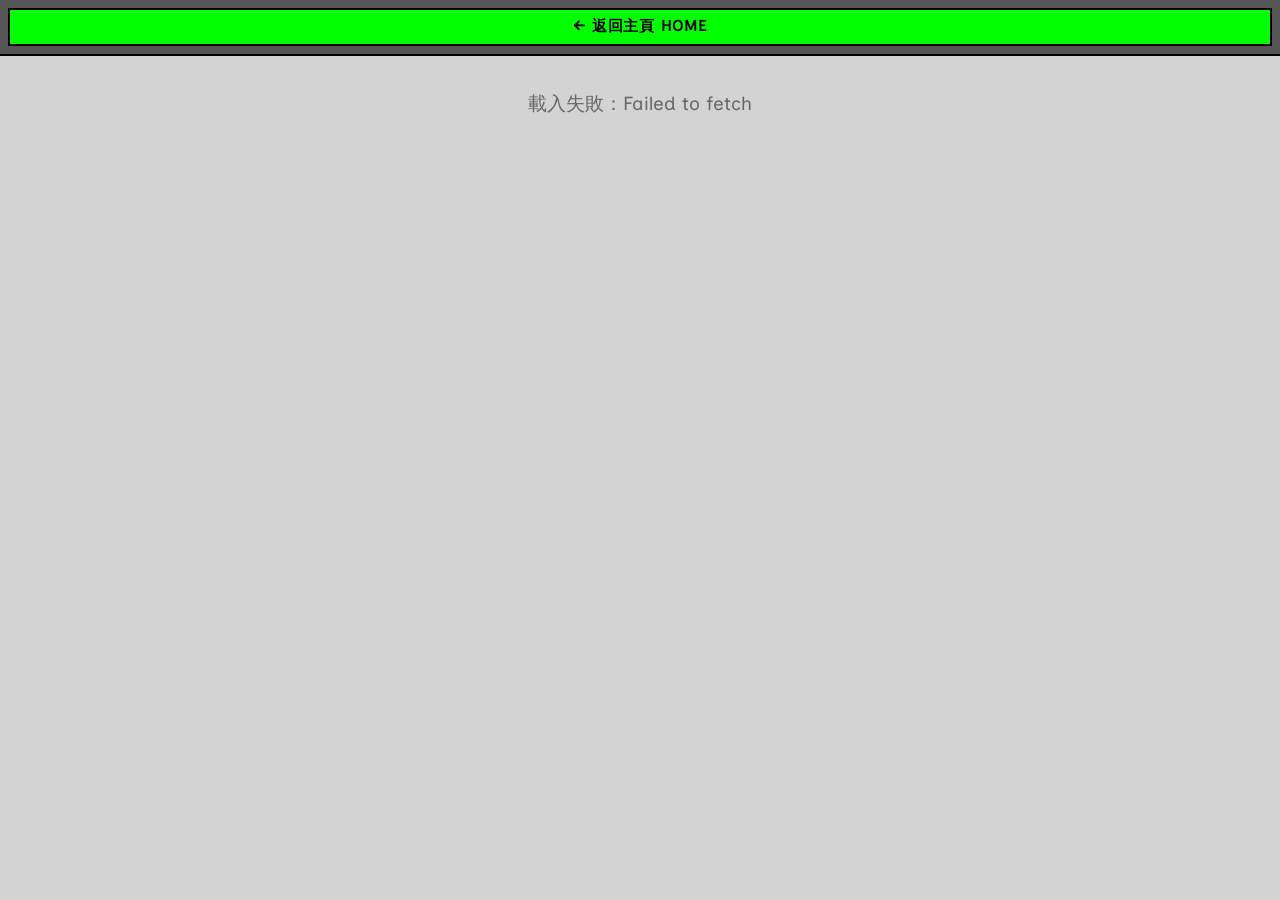
<file: archive.html>
<!doctype html>
<html lang="zh-TW">
  <head>
    <meta charset="UTF-8" />
    <meta name="viewport" content="width=device-width, initial-scale=1.0" />
    <title>Archive | Taipei Art Book Fair</title>
    <link rel="preconnect" href="https://fonts.googleapis.com" />
    <link rel="preconnect" href="https://fonts.gstatic.com" crossorigin />
    <link
      href="https://fonts.googleapis.com/css2?family=BioRhyme+Expanded:wght@200;300;400;700;800&family=Libre+Franklin:ital,wght@0,100..900;1,100..900&family=Montserrat:ital,wght@0,100..900;1,100..900&display=swap"
      rel="stylesheet"
    />
    <link rel="shortcut icon" href="image/icon-1.ico" />
    <link rel="stylesheet" href="css/font.css" />
    <link rel="stylesheet" href="css/ticketvisit.css" />
    <link rel="stylesheet" href="css/archive.css" />
  </head>
  <body>
    <!-- 頂部導航 -->
    <nav class="top-navigation">
      <div class="nav-container">
        <a
          href="https://taipeiartbookfair.com/"
          class="nav-back-btn"
          style="
            background-color: lime;
            border: none;
            color: black;
            font-weight: bold;
          "
          >← 返回主頁 Home</a
        >
      </div>
    </nav>

    <button id="backToTop" class="back-to-top-btn">↑</button>

    <!-- 標題區 -->
    <!-- <section class="archive-hero-section">
      <div class="archive-hero-title">ARCHIVE</div>
      <div class="archive-hero-subtitle">歷屆迴顧 · Past Editions</div>
    </section> -->

    <!-- 年份折疊清單 -->
    <section class="archive-section" id="archive-content">
      <div class="archive-container">
        <div id="archive-loading" class="archive-loading">讀取中 Loading…</div>
        <div id="archive-list" class="archive-list"></div>
        <div id="archive-empty" class="archive-empty" style="display: none">
          目前沒有歷屆資料。
        </div>
      </div>
    </section>

    <script src="js/archive.js"></script>
  </body>
</html>
</file>
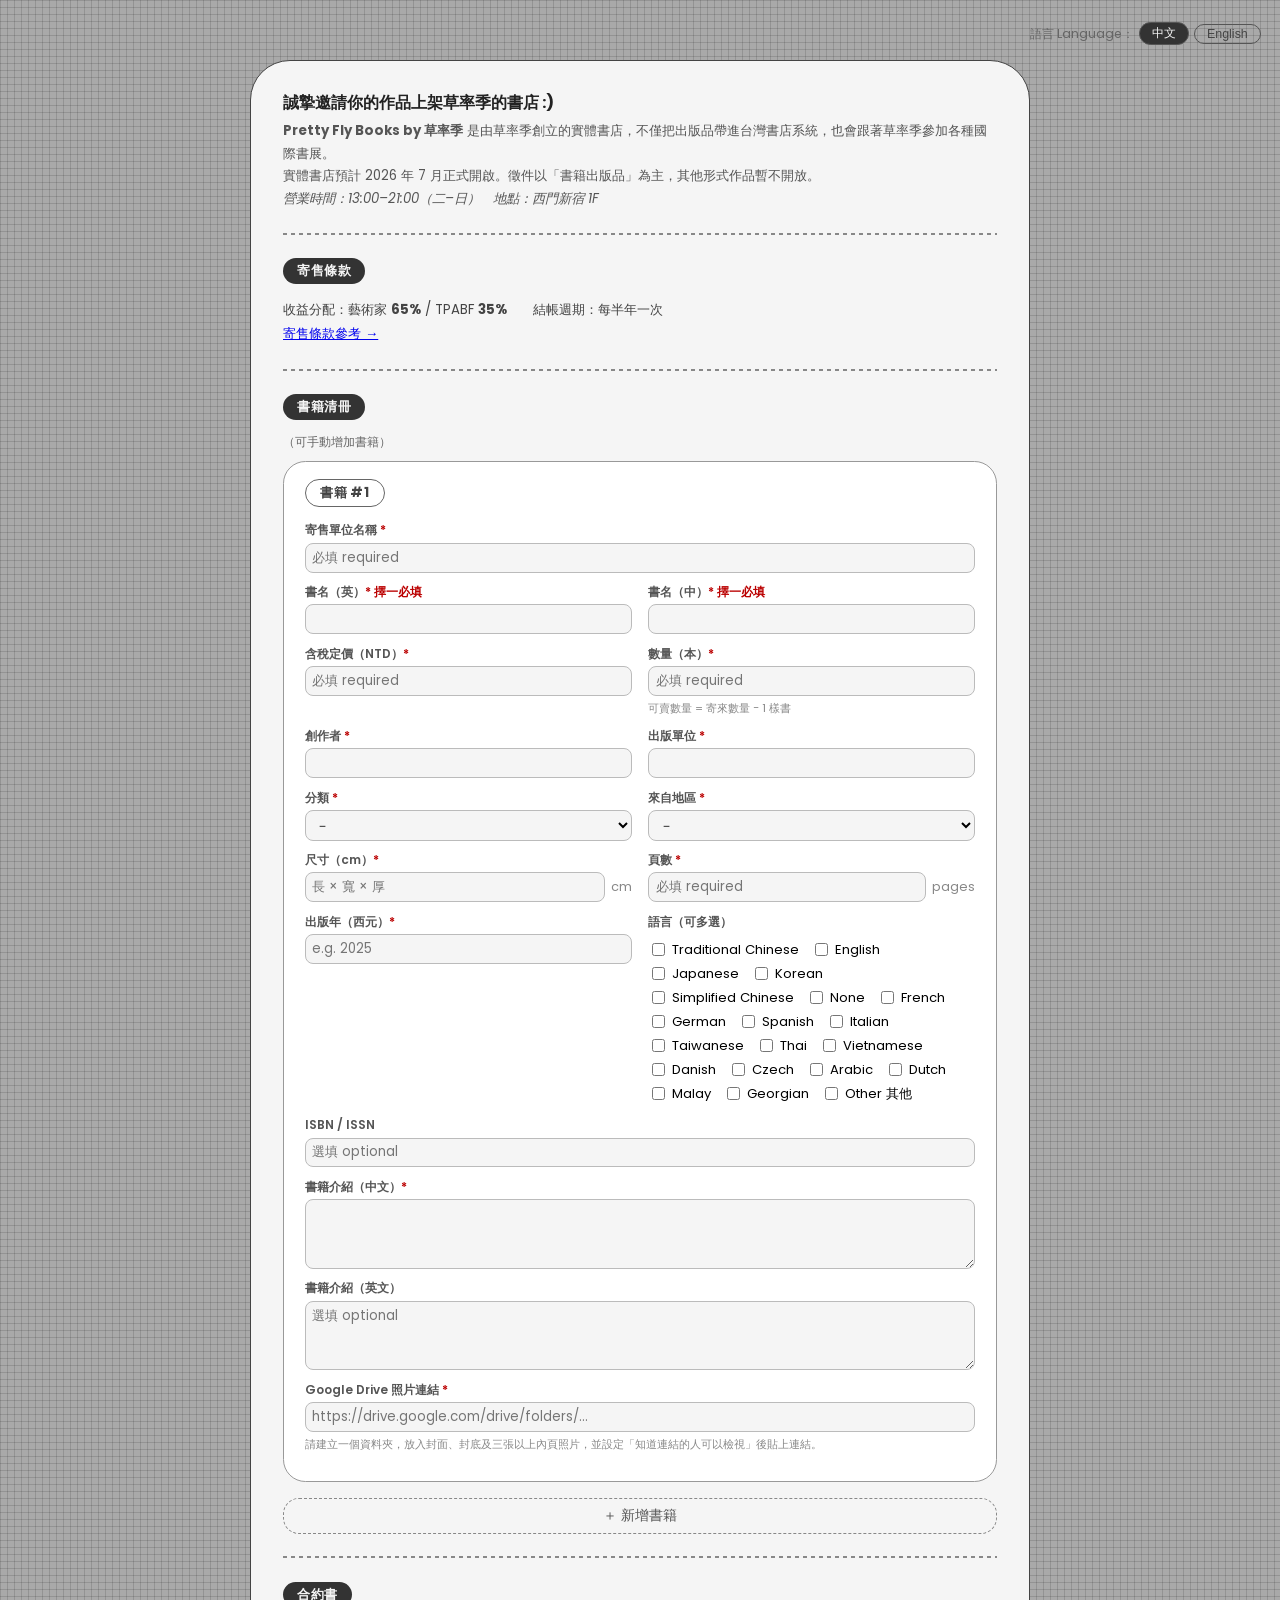
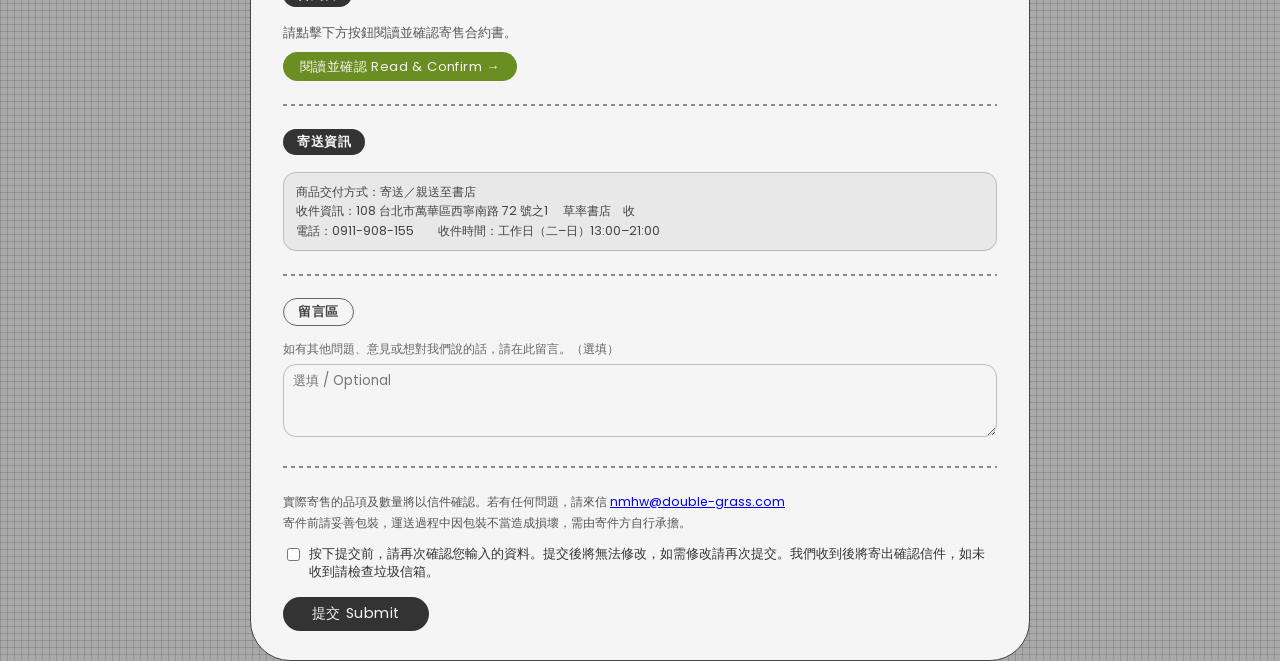
<file: consignment.html>
<!doctype html>
<html lang="zh-TW">
  <head>
    <meta charset="UTF-8" />
    <meta name="viewport" content="width=device-width, initial-scale=1.0" />
    <title>寄售申請 Consignment — 草率季 TPABF</title>
    <link rel="stylesheet" href="css/font.css" />
    <style>
      *,
      *::before,
      *::after {
        box-sizing: border-box;
      }
      html,
      body {
        margin: 0;
        padding: 0;
        height: 100%;
        font-family: "Poppins", sans-serif;
      }
      body {
        min-height: 100%;
        background-color: #a9a9a9;
        background-image:
          linear-gradient(rgba(0, 0, 0, 0.13) 1px, transparent 1px),
          linear-gradient(90deg, rgba(0, 0, 0, 0.13) 1px, transparent 1px);
        background-size: 7px 7px;
        padding: 1.4em 1.2em 6em;
      }
      .cs-card {
        background: whitesmoke;
        border: 1.5px solid #444;
        border-radius: 2.5rem;
        padding: 1.8em 2em;
        max-width: 780px;
        margin: 0 auto;
      }
      .cs-lang-row {
        display: flex;
        justify-content: flex-end;
        align-items: center;
        gap: 0.4em;
        margin-bottom: 1.2em;
        font-size: 0.78rem;
        color: #666;
      }
      .cs-lang-btn {
        padding: 2px 12px;
        border-radius: 999px;
        border: 1.5px solid #555;
        cursor: pointer;
        font-size: 0.78rem;
        transition:
          background 0.15s,
          color 0.15s;
      }
      .cs-lang-btn.active {
        background: #333;
        color: whitesmoke;
      }
      .cs-lang-btn:not(.active) {
        background: transparent;
        color: #444;
      }
      .cs-divider {
        border: none;
        height: 2px;
        background-image: repeating-linear-gradient(
          90deg,
          #888 0px,
          #888 4px,
          transparent 4px,
          transparent 8px
        );
        margin: 1.4em 0;
      }
      .cs-pill {
        display: inline-block;
        font-weight: 700;
        font-size: 0.82rem;
        background: #333;
        color: whitesmoke;
        border-radius: 999px;
        padding: 0.22em 1.1em;
        margin-bottom: 0.7em;
        letter-spacing: 0.03em;
      }
      .cs-pill.light {
        background: transparent;
        color: #444;
        border: 1.5px solid #666;
      }
      .cs-intro-heading {
        font-size: 1rem;
        font-weight: 700;
        color: #222;
        margin: 0 0 0.3em;
      }
      .cs-book-card {
        background: #fff;
        border: 1.5px solid #999;
        border-radius: 1.4rem;
        padding: 1.1em 1.3em;
        margin-bottom: 1em;
      }
      .cs-book-card-header {
        display: flex;
        justify-content: space-between;
        align-items: center;
        margin-bottom: 0.9em;
      }
      .cs-field-row {
        display: flex;
        gap: 1em;
        margin-bottom: 0.65em;
        flex-wrap: wrap;
        align-items: flex-start;
      }
      .cs-field {
        flex: 1;
        min-width: 140px;
        display: flex;
        flex-direction: column;
        gap: 0.2em;
      }
      .cs-field.full {
        flex-basis: 100%;
      }
      .cs-label {
        font-size: 0.75rem;
        color: #555;
        font-weight: 600;
      }
      .cs-req {
        color: #b00;
      }
      .cs-field input,
      .cs-field select,
      .cs-field textarea {
        border: 1px solid #bbb;
        border-radius: 0.5rem;
        padding: 0.3em 0.5em;
        font-size: 0.83rem;
        font-family: inherit;
        background: whitesmoke;
        width: 100%;
      }
      .cs-field textarea {
        resize: vertical;
      }
      .cs-field-hint {
        font-size: 0.7rem;
        color: #888;
        margin-top: 1px;
      }
      .cs-lang-checks {
        display: flex;
        flex-wrap: wrap;
        gap: 4px 12px;
        padding: 6px 0 2px;
      }
      /* 語言可以複選：桌機用真的 checkbox（點哪個就切哪個，不會互相取消），
         手機版維持 <select multiple>，因為手機瀏覽器會換成自己的原生多選介面，
         比一堆 checkbox 更好操作。兩種只顯示其中一種，資料共用同一個 <select>。 */
      .cs-lang-checkbox-wrap {
        display: flex;
        flex-wrap: wrap;
        gap: 4px 12px;
      }
      .cs-lang-select-wrap {
        display: none;
        width: 100%;
      }
      /* <select multiple> 沒設 size 時桌機瀏覽器預設會撐成約 4 行高的 listbox，
         固定一個合理高度避免跑位（雖然桌機現在改用 checkbox，這裡是保險，
         也讓手機版的高度可控） */
      .cs-lang-checks select[multiple] {
        height: 6.5em;
      }
      .cs-check-label {
        display: flex;
        align-items: center;
        gap: 4px;
        font-size: 0.82rem;
        cursor: pointer;
        white-space: nowrap;
      }
      .cs-check-label input[type="checkbox"] {
        cursor: pointer;
      }
      .cs-add-btn {
        display: block;
        width: 100%;
        padding: 0.5em;
        border: 1.5px dashed #888;
        border-radius: 1rem;
        background: transparent;
        color: #555;
        cursor: pointer;
        font-size: 0.85rem;
        font-family: inherit;
        margin: 0.2em 0 1.4em;
        transition:
          border-color 0.15s,
          color 0.15s;
      }
      .cs-add-btn:hover {
        border-color: #333;
        color: #222;
      }
      .cs-submit-btn {
        padding: 0.45em 2em;
        background: #333;
        color: whitesmoke;
        border: none;
        border-radius: 999px;
        cursor: pointer;
        font-size: 0.9rem;
        font-family: inherit;
        letter-spacing: 0.04em;
        transition: background 0.15s;
      }
      .cs-submit-btn:hover {
        background: #000;
      }
      .cs-notice {
        background: #e8e8e8;
        border: 1px solid #bbb;
        border-radius: 0.8rem;
        padding: 0.7em 1em;
        font-size: 0.78rem;
        color: #444;
        line-height: 1.6;
      }
      .cs-remove-btn {
        background: none;
        border: none;
        cursor: pointer;
        font-size: 1rem;
        color: #aaa;
        padding: 0;
        line-height: 1;
      }
      .cs-remove-btn:hover {
        color: #555;
      }
      @media (max-width: 480px) {
        body {
          padding: 0.8em 0.6em 4em;
        }
        .cs-card {
          padding: 1.2em 1em;
          border-radius: 1.5rem;
        }
        .cs-book-card {
          padding: 0.9em 0.8em;
          border-radius: 1rem;
        }
        .cs-field {
          min-width: 0;
          width: 100%;
          flex: 1 1 100%;
        }
        .cs-field-row {
          flex-direction: column;
          gap: 0.5em;
        }
        .cs-lang-checks {
          display: flex;
          flex-wrap: wrap;
          gap: 0.2em 0.6em;
        }
        /* 手機版維持下拉式：換成顯示 <select multiple>，隱藏桌機用的 checkbox 群組 */
        .cs-lang-checkbox-wrap {
          display: none;
        }
        .cs-lang-select-wrap {
          display: block;
        }
      }
    </style>
  </head>
  <body>
    <!-- Language toggle -->
    <div class="cs-lang-row">
      語言 Language：
      <button
        id="consignment-lang-zh"
        type="button"
        class="cs-lang-btn active"
        onclick="setConsignmentLang('zh')"
      >
        中文
      </button>
      <button
        id="consignment-lang-en"
        type="button"
        class="cs-lang-btn"
        onclick="setConsignmentLang('en')"
      >
        English
      </button>
    </div>

    <div class="cs-card">
      <!-- Intro -->
      <p class="cs-intro-heading zh">誠摯邀請你的作品上架草率季的書店 :)</p>
      <p class="cs-intro-heading en" style="display: none">
        The Taipei Art Book Fair bookstore sincerely invites your work. :)
      </p>
      <p
        class="zh"
        style="
          font-size: 0.83rem;
          color: #555;
          margin: 0 0 0.4em;
          line-height: 1.7;
        "
      >
        <strong>Pretty Fly Books by 草率季</strong>
        是由草率季創立的實體書店，不僅把出版品帶進台灣書店系統，也會跟著草率季參加各種國際書展。<br />
        實體書店預計 2026 年 7
        月正式開啟。徵件以「書籍出版品」為主，其他形式作品暫不開放。<br />
        <em>營業時間：13:00–21:00（二–日）　地點：西門新宿 1F</em>
      </p>
      <p
        class="en"
        style="
          font-size: 0.83rem;
          color: #555;
          margin: 0 0 0.4em;
          line-height: 1.7;
          display: none;
        "
      >
        <strong>Pretty Fly Books by TPABF</strong> is a physical bookstore
        initiated by TPABF, participating in international art book fairs
        alongside TPABF. Physical store opens July 2026. This open call focuses
        on printed publications only.<br />
        <em
          >Opening Hours: 12:00–19:00 (Tue–Sun)　Location: Ximending Shinjuku
          1F</em
        >
      </p>

      <hr class="cs-divider" />

      <!-- Terms -->
      <span class="cs-pill zh">寄售條款</span>
      <span class="cs-pill en" style="display: none">Consignment Terms</span>
      <div
        class="zh"
        style="
          font-size: 0.83rem;
          color: #444;
          margin: 0.4em 0 0;
          line-height: 1.8;
        "
      >
        收益分配：藝術家 <strong>65%</strong> / TPABF
        <strong>35%</strong>　　結帳週期：每半年一次<br />
        <a href="dashboard/consignment-agreement.pdf" target="_blank"
          >寄售條款參考 →</a
        >
      </div>
      <div
        class="en"
        style="
          font-size: 0.83rem;
          color: #444;
          margin: 0.4em 0 0;
          line-height: 1.8;
          display: none;
        "
      >
        Revenue Split: Artist <strong>65%</strong> / TPABF
        <strong>35%</strong>　　Payment Cycle: Every six months<br />
        <a href="dashboard/consignment-agreement.pdf" target="_blank"
          >Download Consignment Terms →</a
        >
      </div>

      <hr class="cs-divider" />

      <form id="consignment-main-form" autocomplete="off">
        <!-- Book list -->
        <span class="cs-pill zh">書籍清冊</span>
        <span class="cs-pill en" style="display: none">Book List</span>
        <p
          class="zh"
          style="font-size: 0.78rem; color: #666; margin: 0.3em 0 0.8em"
        >
          （可手動增加書籍）
        </p>
        <p
          class="en"
          style="
            font-size: 0.78rem;
            color: #666;
            margin: 0.3em 0 0.8em;
            display: none;
          "
        >
          (You may add multiple books)
        </p>

        <div id="consignment-book-list"></div>

        <button
          type="button"
          id="consignment-add-book-btn"
          class="cs-add-btn"
          onclick="addConsignmentBook()"
        >
          <span class="zh">＋ 新增書籍</span
          ><span class="en" style="display: none">＋ Add Another Book</span>
        </button>

        <hr class="cs-divider" />

        <!-- Agreement -->
        <span class="cs-pill zh">合約書</span>
        <span class="cs-pill en" style="display: none"
          >Consignment Agreement</span
        >
        <p
          class="zh"
          style="font-size: 0.82rem; color: #555; margin: 0.5em 0 0.7em"
        >
          請點擊下方按鈕閱讀並確認寄售合約書。
        </p>
        <p
          class="en"
          style="
            font-size: 0.82rem;
            color: #555;
            margin: 0.5em 0 0.7em;
            display: none;
          "
        >
          Please click the button below to read and confirm the Consignment
          Agreement.
        </p>
        <button
          id="consignment-open-modal-btn"
          type="button"
          style="
            padding: 0.35em 1.3em;
            background: olivedrab;
            color: whitesmoke;
            border: none;
            border-radius: 999px;
            cursor: pointer;
            font-size: 0.82em;
            font-family: inherit;
            letter-spacing: 0.03em;
          "
        >
          閱讀並確認 Read &amp; Confirm →
        </button>
        <input
          type="checkbox"
          id="consignment-agree-checkbox"
          style="display: none"
        />
        <span
          id="consignment-agree-status"
          style="
            color: #2a7a2a;
            font-size: 0.8em;
            display: block;
            margin-top: 0.4em;
          "
        ></span>

        <hr class="cs-divider" />

        <!-- Delivery -->
        <span class="cs-pill zh">寄送資訊</span>
        <span class="cs-pill en" style="display: none">Delivery Method</span>
        <div class="cs-notice" style="margin-top: 0.6em">
          <span class="zh">
            商品交付方式：寄送／親送至書店 <br />
            收件資訊：108 台北市萬華區西寧南路 72 號之1
            　草率書店　收<br />
            電話：0911-908-155　　收件時間：工作日（二–日）13:00–21:00
          </span>
          <span class="en" style="display: none">
            Delivery by shipping or in person to our studio Shakyfloor.<br />
            Taipei Art Book Fair Co., Ltd.　2F., No. 368, Sec. 6, Nanjing E.
            Rd., Neihu Dist., Taipei City 114030<br />
            Tel: +886-911-908-155　　Weekdays (Mon–Fri) 13:00–21:00
          </span>
        </div>

        <hr class="cs-divider" />

        <!-- Message -->
        <span class="cs-pill light zh">留言區</span>
        <span class="cs-pill light en" style="display: none">Message Box</span>
        <p
          class="zh"
          style="font-size: 0.78rem; color: #666; margin: 0.4em 0 0.5em"
        >
          如有其他問題、意見或想對我們說的話，請在此留言。（選填）
        </p>
        <p
          class="en"
          style="
            font-size: 0.78rem;
            color: #666;
            margin: 0.4em 0 0.5em;
            display: none;
          "
        >
          Questions, suggestions, or anything you'd like to share. (Optional)
        </p>
        <textarea
          id="consignment-message"
          rows="3"
          style="
            width: 100%;
            border: 1px solid #bbb;
            border-radius: 0.8rem;
            padding: 0.4em 0.7em;
            font-size: 0.83rem;
            font-family: inherit;
            resize: vertical;
            background: whitesmoke;
          "
          placeholder="選填 / Optional"
        ></textarea>

        <hr class="cs-divider" />

        <!-- Submit -->
        <div
          style="
            font-size: 0.78rem;
            color: #555;
            line-height: 1.7;
            margin-bottom: 1em;
          "
        >
          <span class="zh"
            >實際寄售的品項及數量將以信件確認。若有任何問題，請來信
            <a href="mailto:nmhw@double-grass.com">nmhw@double-grass.com</a
            ><br />
            寄件前請妥善包裝，運送過程中因包裝不當造成損壞，需由寄件方自行承擔。</span
          >
          <span class="en" style="display: none"
            >Final consignment details will be confirmed by email. Questions:
            <a href="mailto:nmhw@double-grass.com">nmhw@double-grass.com</a
            ><br />
            Please package all items properly. NMHW is not responsible for
            damage caused by insufficient packaging during transit.</span
          >
        </div>
        <label
          style="
            display: flex;
            align-items: flex-start;
            gap: 0.5em;
            font-size: 0.8rem;
            color: #333;
            cursor: pointer;
            margin-bottom: 1.2em;
          "
        >
          <input
            type="checkbox"
            id="consignment-final-agree"
            style="margin-top: 0.2em; flex-shrink: 0"
            required
          />
          <span class="zh"
            >按下提交前，請再次確認您輸入的資料。提交後將無法修改，如需修改請再次提交。我們收到後將寄出確認信件，如未收到請檢查垃圾信箱。</span
          >
          <span class="en" style="display: none"
            >Please double-check your information before submitting. After
            submission you will receive a confirmation email. If you don't see
            it, check your spam folder.</span
          >
        </label>

        <div
          style="display: flex; align-items: center; gap: 1em; flex-wrap: wrap"
        >
          <button
            type="submit"
            id="consignment-submit-btn"
            class="cs-submit-btn"
          >
            <span class="zh">提交 Submit</span
            ><span class="en" style="display: none">Submit</span>
          </button>
          <span
            id="consignment-submit-status"
            style="font-size: 0.83rem"
          ></span>
        </div>
      </form>
    </div>
    <!-- /cs-card -->

    <!-- Consent Modal -->
    <div
      id="consignment-consent-modal"
      role="dialog"
      aria-modal="true"
      style="
        display: none;
        position: fixed;
        top: 0;
        left: 0;
        width: 100%;
        height: 100%;
        background: rgba(0, 0, 0, 0.65);
        z-index: 9999;
        overflow-y: auto;
        -webkit-overflow-scrolling: touch;
      "
    >
      <div
        style="
          background: #fff;
          max-width: 700px;
          margin: 4vh auto 4vh;
          border: 1px solid #000;
          position: relative;
          font-family: inherit;
        "
      >
        <div
          style="
            background: #000;
            color: #fff;
            padding: 8px 12px;
            display: flex;
            justify-content: space-between;
            align-items: center;
          "
        >
          <span style="font-size: 0.85rem; font-weight: bold"
            >寄售合約書 Consignment Agreement</span
          >
          <button
            id="consignment-modal-close-btn"
            type="button"
            style="
              background: none;
              border: none;
              color: #fff;
              font-size: 1.3rem;
              cursor: pointer;
              line-height: 1;
              padding: 0 2px;
            "
          >
            ✕
          </button>
        </div>
        <div style="padding: 0.8em 0.8em 0">
          <iframe
            id="consignment-modal-pdf"
            width="100%"
            height="480"
            style="border: 1px solid #ddd; display: block"
          ></iframe>
        </div>
        <div
          style="
            padding: 0.8em 1em 1.2em;
            border-top: 1px solid #eee;
            margin-top: 0.8em;
          "
        >
          <p style="font-size: 0.78rem; color: #777; margin: 0 0 0.7em">
            姓名及信箱來自您的登入帳號，不可修改。寄售單位及電話請自行填寫。<br />Name
            and email are from your account and cannot be modified. Please fill
            in your organization and phone number.
            <span style="margin-left: 1em; color: #aaa"
              >版本 Version:
              <span
                id="consignment-modal-version"
                style="font-family: monospace"
              ></span
            ></span>
          </p>
          <div
            style="
              display: flex;
              gap: 1em;
              flex-wrap: wrap;
              margin-bottom: 0.7em;
            "
          >
            <div style="flex: 1; min-width: 140px">
              <label
                style="
                  font-size: 0.75rem;
                  color: #888;
                  display: block;
                  margin-bottom: 3px;
                "
                >姓名 Name</label
              >
              <input
                id="consignment-modal-name"
                type="text"
                readonly
                tabindex="-1"
                style="
                  width: 100%;
                  border: 1px solid #ccc;
                  padding: 5px 7px;
                  background: #f5f5f5;
                  font-size: 0.85rem;
                  box-sizing: border-box;
                  cursor: default;
                "
              />
            </div>
            <div style="flex: 2; min-width: 180px">
              <label
                style="
                  font-size: 0.75rem;
                  color: #888;
                  display: block;
                  margin-bottom: 3px;
                "
                >Email</label
              >
              <input
                id="consignment-modal-email"
                type="text"
                readonly
                tabindex="-1"
                style="
                  width: 100%;
                  border: 1px solid #ccc;
                  padding: 5px 7px;
                  background: #f5f5f5;
                  font-size: 0.85rem;
                  box-sizing: border-box;
                  cursor: default;
                "
              />
            </div>
          </div>
          <div
            style="
              display: flex;
              gap: 1em;
              flex-wrap: wrap;
              margin-bottom: 0.9em;
            "
          >
            <div style="flex: 1; min-width: 140px">
              <label
                style="
                  font-size: 0.75rem;
                  color: #555;
                  display: block;
                  margin-bottom: 3px;
                  font-weight: 600;
                "
                >寄售單位 Organization <span style="color: #b00">*</span></label
              >
              <input
                id="consignment-modal-unit"
                type="text"
                placeholder="必填 required"
                style="
                  width: 100%;
                  border: 1px solid #ccc;
                  padding: 5px 7px;
                  background: #fff;
                  font-size: 0.85rem;
                  box-sizing: border-box;
                "
              />
            </div>
            <div style="flex: 1; min-width: 140px">
              <label
                style="
                  font-size: 0.75rem;
                  color: #555;
                  display: block;
                  margin-bottom: 3px;
                  font-weight: 600;
                "
                >電話 Phone <span style="color: #b00">*</span></label
              >
              <input
                id="consignment-modal-phone"
                type="text"
                placeholder="必填 required"
                style="
                  width: 100%;
                  border: 1px solid #ccc;
                  padding: 5px 7px;
                  background: #fff;
                  font-size: 0.85rem;
                  box-sizing: border-box;
                "
              />
            </div>
          </div>
          <label
            id="consignment-modal-agree-label"
            style="
              display: flex;
              align-items: flex-start;
              gap: 0.5em;
              cursor: pointer;
              font-size: 0.85rem;
              line-height: 1.5;
              margin-bottom: 0.9em;
              user-select: none;
            "
          >
            <input
              type="checkbox"
              id="consignment-modal-checkbox"
              style="margin-top: 0.2em; flex-shrink: 0; cursor: pointer"
            />
            <span
              >我已閱讀上述寄售合約書全文，並同意遵守其中所有條款。<br />I have
              read the full Consignment Agreement above and agree to all its
              terms.</span
            >
          </label>
          <div
            style="
              display: flex;
              align-items: center;
              gap: 1em;
              flex-wrap: wrap;
            "
          >
            <button
              id="consignment-modal-confirm-btn"
              type="button"
              disabled
              style="
                padding: 0.4em 1.8em;
                background: #ccc;
                color: #fff;
                border: none;
                border-radius: 3px;
                font-size: 0.9rem;
                cursor: not-allowed;
                transition:
                  background 0.15s,
                  cursor 0.15s;
              "
            >
              確認同意 Confirm
            </button>
            <span
              id="consignment-modal-status"
              style="font-size: 0.8rem; color: #c00"
            ></span>
          </div>
        </div>
      </div>
    </div>
    <script src="js/cookie.js?v=20260512c"></script>
    <script src="js/consignment.js?v=20260611a"></script>
  </body>
</html>
</file>
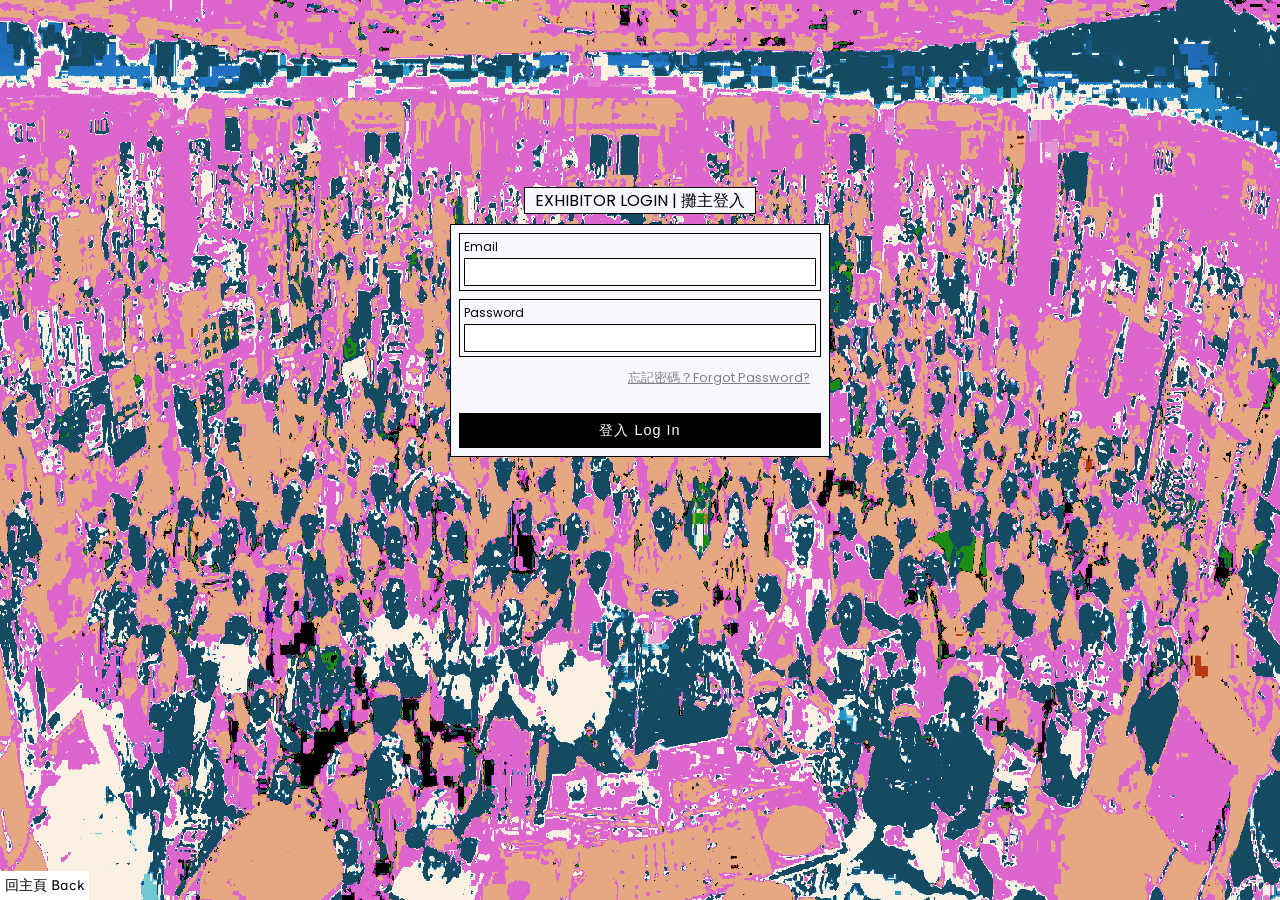
<file: dashboard-TPABF.html>
<!DOCTYPE html>
<html lang="en">
  <head>
    <meta charset="UTF-8" />
    <meta name="viewport" content="width=device-width, initial-scale=1.0" />
    <meta
      http-equiv="Content-Security-Policy"
      content="default-src 'self'; 
             script-src 'self' 'unsafe-inline' 'unsafe-eval' https://www.google.com https://www.gstatic.com https://code.jquery.com https://www.googletagmanager.com https://cdn.jsdelivr.net; 
             style-src 'self' 'unsafe-inline' https://www.google.com https://www.gstatic.com; 
             connect-src https://www.google-analytics.com https://script.google.com https://script.googleusercontent.com/ https://www.google.com https://www.gstatic.com;
             frame-src 'self' https://www.google.com https://www.gstatic.com;
             img-src 'self' data: https://www.google.com https://www.gstatic.com;"
    />
    <title>Dashboard - 草率季Taipei Art Book Fair</title>
    <link rel="stylesheet" href="css/dashboard.css" />
    <link rel="stylesheet" href="css/font.css" />
    <link rel="shortcut icon" href="image/icon-1.ico" />

    <!-- checking -->
    <!-- Google tag (gtag.js) -->
    <script
      async
      src="https://www.googletagmanager.com/gtag/js?id=G-EPSXJPDH6L"
    ></script>
    <script>
      window.dataLayer = window.dataLayer || [];
      function gtag() {
        dataLayer.push(arguments);
      }
      gtag("js", new Date());

      gtag("config", "G-EPSXJPDH6L");
    </script>
    <!-- reCAPTCHA -->
    <script
      src="https://www.google.com/recaptcha/enterprise.js?hl=zh-TW"
      async
      defer
    ></script>
    <script src="js/cookie.js?v=20260512c"></script>
    <script src="js/dashboard-basic.js?v=20260513a"></script>
    <script src="js/edit-profile.js?v=20260512c"></script>
    <!-- JsBarcode library for barcode generation -->
    <script src="https://cdn.jsdelivr.net/npm/jsbarcode@3.11.5/dist/JsBarcode.all.min.js"></script>
    <script src="js/barcode-generator.js?v=20260512c"></script>
  </head>
  <body>
    <!-- Hidden iframe for form submission -->
    <iframe
      name="hidden_iframe"
      id="hidden_iframe"
      style="display: none"
    ></iframe>
    <!-- fake loading -->
    <div id="loading-mask" style="display: flex">
      <div class="loading-grid"></div>
      <div class="loading-percent" id="loading-percent">0%</div>
    </div>
    <table class="layout">
      <tr>
        <!-- Sidebar -->
        <td class="sidebar">
          <p class="sidebar-logo" style="background-color: olivedrab; color: ghostwhite">
            <!-- 草率季<br />TPABF -->
            <img
              src="image/icon-1.ico"
              alt="logo"
              class="machine-rotate-logo"
              style="width: 4.5vw; height: auto; transform: rotate(45deg)"
            />
          </p>
          <a
            id="sidebar-open-call"
            href="#"
            style="text-decoration: none; color: black"
            onclick="showOpenCallForm(); setSidebarActive('open-call'); return false;"
          >
            <p>
              申請參展<br>
              OPEN CALL
            </p>
          </a>
          <hr class="sidebar-hr" />
          <a
            id="sidebar-consignment"
            href="#"
            style="text-decoration: none; color: black"
            onclick="showConsignmentForm(); setSidebarActive('consignment'); return false;"
          >
            <p>
              寄售申請<br>
              Consignment
            </p>
          </a>
          <hr class="sidebar-hr" />
          <a
            id="sidebar-dashboard"
            href="#"
            style="text-decoration: none; color: black"
            onclick="showDashboardSection(); setSidebarActive('dashboard'); return false;"
          >
            <p>
              攤商管理<br />Panel
            </p>
          </a>
          <hr class="sidebar-hr" />
          <a
            id="sidebar-faq"
            href="#"
            style="text-decoration: none; color: black"
            onclick="showFAQSection(); setSidebarActive('faq'); return false;"
          >
            <p>常見問題<br />FAQ</p>
          </a>
          <hr class="sidebar-hr" />
          <div class="sidebar-middle">
            <p class="rotated-link">
              草率季 Taipei Art Book Fair<br />
              <a href="https://taipeiartbookfair.com/"
                >https://taipeiartbookfair.com/</a
              >
            </p>
          </div>
          <!-- ...existing code... -->
          <a
            id="sidebar-account"
            href="#"
            style="text-decoration: none"
            onclick="showAccountSection(); setSidebarActive('account'); return false;"
          >
            <p style="background-color: blueviolet; color: ghostwhite">
              帳號管理<br />Profile
            </p>
          </a>
          <!-- ...existing code... -->
          <a
            href="index.html"
            style="text-decoration: none"
            onclick="logoutAndRedirect(event);"
          >
            <p style="background-color: black; color: whitesmoke">
              登出<br />Log out
            </p>
          </a>
          <script>
            function logoutAndRedirect(e) {
              e.preventDefault();
              // 刪除所有 cookie（可根據實際情況調整）
              document.cookie.split(";").forEach(function (c) {
                document.cookie = c
                  .replace(/^ +/, "")
                  .replace(
                    /=.*/,
                    "=;expires=" + new Date().toUTCString() + ";path=/"
                  );
              });
              window.location.href = "index.html";
            }
          </script>
        </td>

        <!-- Middle Column -->
        <td class="mid" style="display: none">
          <div class="scroll-inner">
            <table width="100%">
              <tr id="barcode-row" style="display: none;">
                <td colspan="2" style="position: relative; width: 55%">
                  <span class="label" >報到條碼 Check-in Barcode</span><br />
                  <canvas id="barcode-canvas" style="width: 100%; height: auto;"></canvas>
                </td>
              </tr>
              <tr>
                <td colspan="1" style="position: relative; width: 55%">
                  <span class="label">報名編號 Application Number</span><br />
                  <span style="font-size: 3rem" id="application-number"
                    >25-LB001</span
                  >
                  <br />
                  
                </td>
                <td style="width: 45%">
                  <span class="label">錄取結果 Application Result</span><br />
                  <div
                    id="application-result-wrapper"
                    style="vertical-align: middle; font-size: 2.7rem"
                  >
                    <span
                      style="
                        font-size: 2rem;
                        font-weight: bold;
                        padding: 0px 10px 0px 10px;
                        line-height: 2rem;
                      "
                      id="application-result"
                      >錄取</span
                    >
                  </div>
                </td>
              </tr>
              <!-- 現場活動reminder -->
              <tr id="live-event-schedule-row" style="display: none">
                <td colspan="2" style="position: relative; width: 44vw">
                  <span class="label"
                    >現場活動場次資訊 Program Sessions Reminder</span
                  ><br />
                  <div
                    style="margin-top: 0.5em; font-size: 1rem"
                    id="live-event-schedule-desc"
                  >
                    你報名的現場活動資訊將列於此，相關內容已寄至你的信箱，別忘了提前 15 分鐘到場報到喔！Your registered session details will be listed here. Please arrive 15 minutes early for check-in
                  </div>
                  <hr
                    style="
                      border-top: 1px dashed black;
                      margin: 6px 0;
                      border-bottom: none;
                    "
                  />
                  <span
                    style="font-size: 1rem"
                    id="live-event-schedule-reminder"
                  ></span>
                </td>
              </tr>
              <tr>
                <!-- 左邊：攤種區塊 -->
                <td
                  colspan="2"
                  style="
                    width: 25%;
                    border-top: 0.5px solid pink;
                    border-bottom: 0.5px solid pink;

                    margin: 6px 0;
                    border-left: 1px solid black;

                    vertical-align: top;
                  "
                >
                  <span class="label">攤種 Booth Type</span
                  ><span
                    class="booth-change"
                    title="說明"
                    id="booth-type-tooltip"
                    style="display: none; z-index: 999"
                    >?<span class="tooltip-text" id="tooltip-text"
                      >您原先在表單中選擇的攤位類型，經由草率季工作團隊審核後，可能與我們對該類別的定義略有不符。不過，我們仍然非常欣賞您的創作與提案，並希望能與您在草率季中相遇。若您願意接受攤種類別的調整，我們將非常樂意為您保留參與資格。</span
                    ></span
                  ><br /><span
                    style="font-size: 2rem; padding-top: 15px"
                    id="booth-type"
                    ></span
                  >
                  <hr
                    style="
                      border-top: 1px dashed black;
                      margin: 6px 0;
                      border-bottom: none;
                    "
                  />
                  <table style="width: 100%">
                    <tr>
                      <td
                        style="
                          vertical-align: top;
                          padding-right: 2em;
                          border: none;
                          width: 50%;
                        "
                      >
                        <span id="equipment-title">基礎設備：</span>
                        <ul
                          style="
                            list-style-type: none;
                            margin: 0;
                            padding-left: 0em;
                          "
                        >
                          <li id="equipment-table">
                           
                          </li>
                          <li id="equipment-chair"></li>
                          <li id="equipment-badge"></li>
                          <li id="equipment-book">
                            </small>
                          </li>
                          <li
                            id="extrapasstxt"
                            style="display: none; color: orangered"
                          >
                            
                          </li>
                        </ul>
                      </td>
                      <td style="vertical-align: top; border: none; width: 50%">
                        <span id="electricity-title">電源配置：</span>
                        <ul
                          style="
                            margin: 0 0 1em 1.5em;
                            padding: 0;
                            list-style-type: disc;
                            font-size: 1em;
                          "
                        >
                        </ul>
                      </td>
                    </tr>
                  </table>
                </td>
              </tr>

              <!-- 編輯按鈕 -->
              <tr id="edit-button-row" style="background-color: black; text-align: right;">
                <td colspan="2" style="padding: 2px 5px; position: relative; overflow: hidden;">
                  <span
                    id="edit-button-ddl"
                    data-ddl="electricity-row"
                    style="font-size: 0.7rem; color: #ffb3a7; display: none;"
                  ></span>
                  <span
                    style="
                      text-align: right;
                      font-size: 0.8rem;
                      color: ghostwhite;
                      cursor: pointer;
                    "
                    title="編輯"
                    onclick="openEditPage();"
                    >編輯 Edit</span
                  >
                </td>
              </tr>
              <tr>
                <td colspan="2" style="position: relative">
                  <span class="label">品牌名稱 Brand Name</span><br />
                  <span style="font-size: 3rem" id="brand-name"></span>
                  <br />
                  <span id="brand-name" style="font-size: 1.1rem; color: #555;"></span>
                </td>
              </tr>
              <tr>
                <td colspan="2" style="position: relative">
                  <span class="label">品牌名稱 Brand Name(原文)</span><br />
                  <span style="font-size: 3rem" id="brand-name-original"></span>
                  <br />
                  <span id="brand-name-original" style="font-size: 1.1rem; color: #555;"></span>
                </td>
              </tr>

              <tr>
                <td colspan="2">
                  <span class="label">品牌簡介 Bio</span><br />
                  <div class="bio" id="bio"></div>
                  <div class="bio" id="bio-en" style="color: #444; margin-top: 0.3em;"></div>
                </td>
              </tr>
              <tr>
                <td colspan="2" style="padding: 0">
                  <table style="width: 100%; table-layout: fixed">
                    <tr>
                      <td
                        style="
                          border-top: 0.5px solid pink;
                          border-left: none;
                          border-right: none;
                          border-bottom: none;
                        "
                      >
                        <span class="label">主要創作據點 Based at</span
                        ><br /><span id="baselocation"></span>
                      </td>
                    </tr>
                  </table>
                </td>
              </tr>
              <tr>
                <td colspan="2">
                  <span class="label">過往參與年份 Years Attended</span
                  ><br /><span id="attendedYears"></span>
                </td>
              </tr>
              <tr>
                <td style="width: 50%" colspan="2">
                  <span class="label">身份類別 Role</span><br /><span id="role"
                    ></span
                  >
                </td>
              </tr>

              <tr>
                <td colspan="2">
                  <span class="label">Website</span><br />
                  <span id="website"></span>
                </td>
              </tr>
              <tr>
                <td>
                  <span class="label">Instagram</span><br />
                  <span id="instagram"></span>
                </td>
                <td>
                  <span class="label">Facebook</span><br />
                  <span id="facebook"></span>
                </td>
              </tr>
              <tr>
                <td colspan="2">
                  <span class="label">當屆問答</span><br />
                  <span id="yearlyanswer"></span>
                </td>
              </tr>
              <tr
                id="electricity-row"
                style="background-color: #d3c4bc; display: none"
              >
                <td>
                  <span class="label">電力需求 Electricity Requirement</span
                  ><br />
                  <span id="electricity-regulation">
                    
                  </span>
                </td>
                <td>
                  <span id="electricity-answer"></span>
                </td>
              </tr>
            </table>
          </div>
        </td>

        <!-- 編輯品牌 -->
        <td class="edit-page" id="edit-brand-page" style="display: none">
          <div class="scroll-inner">
            <form class="edit-form">
              <div style="display: flex; justify-content: space-between; align-items: center; margin-bottom: 1rem;">
                <h2 style="font-size: 1.5rem; margin: 0;">編輯品牌資料 Edit Brand Info</h2>
          <span
            style="
              font-size: 2rem;
              color: black;
              cursor: pointer;
              transition: color 0.2s;
                    padding: 0.5rem;
                    line-height: 1;
            "
            title="關閉"
                  onclick="closeEditBrandPage();"
                  onmouseover="this.style.color='#666'"
                  onmouseout="this.style.color='black'"
            >&#10005;</span
          >
              </div>
              <table width="100%">
                <tr>
                  <td colspan="2">
                    <span class="label">英文品牌名稱 English Brand Name</span>
                    <span style="font-size:0.8em; color:#888;">（必填 Required）</span><br />
                    <input
                      type="text"
                      name="brandName"
                      value=""
                      style="width: 95%"
                      id="brandName-edit"
                      pattern="^[a-zA-Z\u0100-\u024F0-9\s\-_]*$"
                      maxlength="80"
                      required
                    />
                  </td>
                </tr>
                <tr>
                  <td colspan="2">
                    <span class="label">原文品牌名稱 Original Brand Name</span>
                    <span style="font-size:0.8em; color:#888;">（非必填 optional）</span><br />
                    <input
                      type="text"
                      name="brandNameOriginal"
                      value=""
                      style="width: 95%"
                      id="brandName-original-edit"
                      maxlength="80"
                      title="請勿輸入特殊符號；可不填"
                    />
                  </td>
                </tr>
                <tr>
                  <td colspan="2">
                    <span class="label">中文品牌簡介 Chinese Bio</span>
                    <span style="font-size:0.8em; color:#888;">（最多 80 字 / max 80 characters）</span><br />
                    <textarea
                      name="bio"
                      rows="3"
                      style="width: 95%"
                      id="bio-edit"
                      maxlength="80"
                    ></textarea>
                    <div style="font-size:0.8em; color:#888; text-align:right; width:95%;">
                      <span id="bio-edit-counter">0</span> / 80
                    </div>
                  </td>
                </tr>
                <tr>
                  <td colspan="2">
                    <span class="label">英文品牌簡介 English Bio</span>
                    <span style="font-size:0.8em; color:#888;">（最多 100 字 / max 100 characters）</span><br />
                    <textarea
                      name="bio-en"
                      rows="3"
                      style="width: 95%"
                      id="bio-edit-en"
                      maxlength="100"
                    ></textarea>
                    <div style="font-size:0.8em; color:#888; text-align:right; width:95%;">
                      <span id="bio-edit-en-counter">0</span> / 100
                    </div>
                  </td>
                </tr>
                <tr>
                  <td colspan="2">
                    <span class="label">身份類別 Role</span><br />
                    <select id="role-edit">
                      <option value="">請選擇身份類別</option>
                      <option value="a0 Creator">a0 Creator 創作者</option>
                      <option value="a1 Bookstore">a1 Bookstore 書店</option>
                      <option value="a2 Publisher/Press">
                        a2 Publisher/Press 出版商
                      </option>
                      <option value="a3 Printing/Paper">
                        a3 Printing/Paper 印刷廠/紙廠
                      </option>
                      <option value="a4 Cultural Institution">
                        a4 Cultural Institution 文化機構
                      </option>
                      <option value="a5 Select Shop">
                        a5 Select Shop 選品店
                      </option>
                      <option value="a6 Group/Structure">
                        a6 Group/Structure 團體
                      </option>
                    </select>
                  </td>
                </tr>
                <tr>
                  <td colspan="2">
                    <span class="label">過往參與年份 Years Attended</span><br />
                    <input
                      type="text"
                      name="attendedYears"
                      style="width: 95%"
                      id="attendedYears-edit"
                      placeholder="請輸入過往參與年份，逗號分隔"
                      value="2016, 2017, 2018, 2019, 2020, 2021, 2022, 2023"
                    />
                  </td>
                </tr>
                <td>
                    <span class="label">主要創作據點 Based at</span><br />
                    <input
                      type="text"
                      name="baselocation"
                      value="主要創作地點"
                      style="width: 95%"
                      id="baselocation-edit"
                    />
                  </td>
                </tr>
                <tr>
                  <td colspan="2 ">
                    <span class="label">Website</span><br />
                    <input
                      type="text"
                      name="website"
                      style="width: 95%"
                      id="website-edit"
                      placeholder="None"
                      maxlength="150"
                    />
                  </td>
                </tr>
                <tr>
                  <td>
                    <span class="label">Instagram</span><br />
                    <input
                      type="text"
                      name="instagram"
                      style="width: 95%"
                      id="instagram-edit"
                      placeholder="None"
                      maxlength="150"
                    />
                  </td>
                  <td>
                    <span class="label">Facebook</span><br />
                    <input
                      type="text"
                      name="facebook"
                      style="width: 95%"
                      id="facebook-edit"
                      placeholder="None"
                      maxlength="150"
                    />
                  </td>
                </tr>
                <tr>
                  <td colspan="2">
                    <span class="label"
                      >當屆問答</span
                    ><br />
                    <textarea
                      name="yearlyanswer"
                      rows="3"
                      style="width: 95%"
                      id="yearlyanswer-edit"
                    ></textarea>
                  </td>
                </tr>
                <tr id="edit-electricity-row">
                  <td
                    colspan="2"
                    style="width: 100%; position: relative; border-top: 0px"
                  >
                    <span class="label">電力需求 Electricity Requirement</span
                    ><br />
                    <span id="electricity-edit-deadline-notice" style="font-size:0.8em; color:#c00; display:block; margin-bottom:0.3em;"></span>
                    <textarea
                      name="electricity"
                      rows="3"
                      style="width: 95%"
                      id="electricity-edit"
                      placeholder="請詳列設備名稱與瓦數"
                    ></textarea>
                  </td>
                </tr>
              </table>

              <p style="margin-top: 2rem; color: darkgray" id="edit-form-deadline-note">
                請再次確認資訊是否正確後再進行修改。<br>
                Please double-check that all information is correct before making changes.
              </p>

              <div style="margin-top: 1rem">
                <button
                  type="submit"
                  id="submit-edit-brand"
                  style="
                    padding: 0.3em 1.2em;
                    background: #000;
                    color: #fff;
                    border: none;
                    border-radius: 3px;
                    cursor: pointer;
                  "
                >
                  送出 Submit
                </button>
              </div>
            </form>
          </div>
        </td>

        <!-- Right Column -->
        <td class="right" style="display: none">
          <div class="scroll-inner">
            <table style="width: 100%; table-layout: auto">
              <!-- 攤商編號 -->
              <tr
                id="booth-number-row"
                style="display: none;"
              >
                <td colspan="3" style="padding: 0; border: none">
                  <table style="width: 100%; box-sizing: border-box">
                    <tr style="padding: 0; border: none">
                      <td
                        style="
                          width: 65%;
                          border-right: 1px dashed black;
                          border-bottom: 1px solid aliceblue;
                          box-sizing: border-box;
                        "
                      >
                        <span class="label">攤位編號 Booth Number</span><br />
                        <div style="vertical-align: middle; font-size: 2.7rem">
                          <span
                            style="
                              font-size: 3rem;
                              color: black;
                              line-height: 1.5rem;
                            "
                            id="Booth-number"
                            >N/A
                          </span>
                          
                        </div>
                      </td>
                      <td
                      id="booth-map-row"
                        style="
                          border-bottom: 1px solid aliceblue;
                          width: 35%;
                          border-top: 1px solid black;
                          border-left: none;
                          border-right: 1px solid black;
                          box-sizing: border-box;
                        "
                      >
                        <span class="label">攤位地圖 Booth Map</span><br /><span
                          id="booth-map-desc"
                          style="
                            font-size: 1rem;
                            color: black;
                            line-height: 2rem;
                          "
                          ><a href="image/exhibitormap.pdf" target="_blank">下載 Download</a></span
                        >
                      </td>
                    </tr>
                  </table>
                </td>
              </tr>

              <!-- 資格勾勾區 -->
              <tr id="registration-status-row" style="display: none">
                <td colspan="3" style="padding: 0; border: none">
                  <table style="width: 100%; table-layout: auto">
                    <tr style="padding: 0; border: none">
                      <!-- 參展資格 -->
                      <td style="width: 30%; border-right: 1px dashed black;background-color:cyan">
                        <span class="label">參展資格 Exhibitor Status</span
                        ><br />
                        <div style="vertical-align: middle; font-size: 2.7rem">
                          <span
                            style="
                              font-size: 2rem;
                              color: black;
                              line-height: 1.5rem;
                            "
                            id="registration-status"
                            ></span
                          >
                          <span
                            style="
                              font-size: 1rem;
                              color: darkgray;
                              line-height: 1rem;
                              display: block;
                            "
                          >
                          </span>
                        </div>
                      </td>
                      <!-- 資格勾勾 -->
                      <td style="width: 70%; border-left: none">
                        <div style="vertical-align: middle">
                          <span id="registration-status-desc"
                            >請於<b> 12 月 31 日</b
                            >前完成繳費與同意書上傳，逾期將視同放棄參展資格。團隊將於<mark> 1月5日前 </mark>逐一人工確認繳費與同意書的上傳狀態。如您已完成繳交，請先保留相關繳費或上傳截圖；若狀態在 <mark>1月5日</mark> 後仍未更新，請與我們聯繫。</span
                          ><br><br>
                          <label
                            style="
                              display: flex;
                              align-items: center;
                              font-size: 1rem;
                            "
                          >
                            <input
                              type="checkbox"
                              id="check-payment"
                              disabled
                              style="margin-right: 0.5em"
                            />
                            參展費 Payment <span id="payment-status">（人工審核塞車中）</span>
                          </label>
                          <label
                            style="
                              display: flex;
                              align-items: center;
                              font-size: 1rem;
                            "
                          >
                            <input
                              type="checkbox"
                              id="check-declaration"
                              disabled
                              style="margin-right: 0.5em"
                            />
                            同意書 Exhibitor Declaration <span id="declaration-status">（人工審核塞車中）</span>
                          </label>
                        </div>
                      </td>
                    </tr>
                  </table>
                </td>
              </tr>

              <tr id="billing-info" style="display: block">
                <td
                  style="
                    padding: 0;
                    border-top: none;
                    border-left: none;
                    border-right: none;
                    border-bottom: 1px solid black;
                  "
                >
                  <table style="width: 100%; table-layout: auto">
                    <tr
                      id="agreement-row"
                      style="
                        width: 50%;
                        border-top: 0.5px solid pink;
                        border-bottom: 0.5px solid pink;

                        margin: 6px 0;
                        border-left: 1px solid black;

                        vertical-align: top;
                      "
                    >
                      <td
                        style="padding: 0; border: none; width: 20%"
                        id="agreement-section"
                      >
                        <table style="width: 100%">
                          <tr>
                            <td
                              style="
                                border-right: #fff 1px solid;
                                background: #000;
                                color: #fff;
                                font-size: 0.75rem;
                                padding: 2px 6px;
                              "
                            >
                              參展同意書 Exhibitor Declaration
                            </td>
                          </tr>
                          <tr>
                            <td
                              style="padding: 0.5em 0em 0em 0.5em; border: none"
                            >
                              <span
                                id="declaration-download-link"
                                style="font-size: 0.85em; font-weight: bold; display: block; margin-bottom: 0.4em;"
                              >
                                參展同意書 Exhibitor Declaration
                              </span>
                              <span
                                style="
                                  font-size: 0.8em;
                                  line-height: 1.3rem;
                                  color: #888;
                                  display: block;
                                  margin-top: 0.2em;
                                  margin-bottom: 0.5em;
                                "
                                id="declaration-desc"
                              >請點擊下方按鈕，閱讀並確認同意書。</span>
                              <!-- 開啟 modal 的按鈕，確認後自動隱藏 -->
                              <button
                                id="declaration-open-modal-btn"
                                type="button"
                                style="
                                  padding: 0.35em 1.1em;
                                  background: olivedrab;
                                  color: #fff;
                                  border: none;
                                  border-radius: 3px;
                                  cursor: pointer;
                                  font-size: 0.82em;
                                "
                              >閱讀並確認 Read &amp; Confirm →</button>
                              <!-- 隱藏 checkbox，供 loadUploadStatusFromAPI 狀態偵測用 -->
                              <input
                                type="checkbox"
                                id="declaration-agree-checkbox"
                                style="display: none;"
                              />
                              <button id="confirmBtnDeclaration" type="button" style="display:none;">確認同意</button>
                              <span
                                id="declaration-upload-status"
                                style="color: green; font-size: 0.8em; display: block; margin-top: 0.3em;"
                              ></span>
                            </td>
                          </tr>
                        </table>
                        <div data-ddl="agreement-section" class="ddl"></div>
                      </td>
                      <td
                        style="
                          width: 50%;
                          padding: 0;
                          border-top: 0.5px solid pink;
                          border-left: 1px solid black;
                          border-bottom: none;
                          border-right: 1px solid black;
                          vertical-align: top;
                        "
                      >
                        <div id="billing-section">
                          <table style="width: 100%">
                            <tr>
                              <td
                                colspan="1"
                                style="
                                  border-left: none;
                                  background: #000;
                                  color: #fff;
                                  font-size: 0.75rem;
                                  padding: 2px 6px;
                                "
                              >
                                付款方案 Payment & Pass Information
                              </td>
                            </tr>
                            <tr>
                              <td
                                style="
                                  border-top: 0.5px solid pink;
                                  border-left: none;
                                  border-bottom: 1px dashed black;
                                  border-right: none;
                                  background-color: lemonchiffon;
                                "
                              >
                                <span for-billing1-title
                                  ><strong>基礎攤費</strong></span
                                >
                                <hr
                                  style="
                                    border-top: 1px dashed black;
                                    margin: 6px 0;
                                    border-bottom: none;
                                  "
                                />
                                <span
                                  style="font-size: 2rem"
                                  id="billing1-price"
                                  >8,000 NTD</span
                                >
                                <br />
                                <div id="billing1-desc" for-billing1-desc style="font-size: 0.9rem; line-height: 1.6;"></div>
                                <div class="billing-note" data-ddl="billing-section" >
                                  Payment Deadline: December 31
                                </div>
                                <div class="pay-button" id="pay1">付款 Pay</div>
                              </td>
                            </tr>
                          </table>
                        </div>
                        <div
                          style="
                            padding-left: 12px;
                            border-top: none;
                            margin: 6px 0;
                          "
                        >
                          <span class="label">聲明 Declaration</span><br />
                          <div
                            style="
                              margin-top: 10px;
                              margin-bottom: 5px;
                              font-size: 0.8rem;
                              line-height: 1.6;
                            "
                            id="billing-notice"
                          >
                            請務必依繳費說明完成付款流程。如未依規定完成付款（如繳納錯誤金額、超過期限、未依指定方式匯款等），主辦單位將不保留參展資格，亦不提供退款。<br><br>
                            所有報名、繳費及參展相關事宜，草率季保留最終審核、調整及解釋之權利。<br><br>
                            若因不可抗力（如天災、疫情、政策變動等）導致活動取消，主辦單位將另行公告後續處理方式。
                          </div>
                        </div>
                      </td>
                    </tr>
                  </table>
                </td>
              </tr>
              <tr id="negative-letter" style="display: none">
                <td colspan="3">
                  感謝您對本次徵件／申請活動的關注與投入。經過審慎評選，本屆草率季，我們收到了海內外具創意與潛力的申請作品／計畫。經評審團綜合討論後，遺憾地通知您，此次您所提交的申請未列入最終入選名單。<br />
                  我們非常感謝您願意分享您的創作／計畫，也十分肯定您在其中展現出的努力與思考。誠摯地希望未來仍有機會與您合作或再次收到您的申請。也歡迎您參與草率季的其他活動，或是持續關注我們的網站與社群媒體，了解更多最新消息。<br />
                  祝一切順利，創作茂盛。<br /><br />
                  草率季<br />
                  <small>hooroo@double-grass.com</small><br />
                  <hr
                    style="margin: 1rem 0; border: none; border-top: 1px solid"
                  />
                  Thank you for your interest and participation in this year’s
                  open call/application event. After a careful selection
                  process, we received creative and promising
                  submissions and proposals from both Taiwan and abroad for this
                  year’s Taipei Art Book Fair. After comprehensive discussions
                  by the jury, we regret to inform you that your application was
                  not selected for the final list.<br /><br />

                  We sincerely appreciate your willingness to share your work or
                  project, and we highly value the effort and thought you have
                  put into it. We hope to have the opportunity to collaborate
                  with you or receive your application again in the future. You
                  are also welcome to participate in other activities of the
                  Taipei Art Book Fair, or stay tuned to our website and social
                  media for the latest updates. <br /><br />

                  Wishing you all the best and continued creative growth.<br /><br />
                  Taipei Art Book Fair<br />
                  <small>hooroo@double-grass.com</small><br />
                </td>
              </tr>
              <tr id="runnerup-letter" style="display: none">
                <td colspan="3">
                  感謝您對本次徵件／申請活動的關注與投入。<br /><br />
                  經過審慎評選，我們收到了來自海內外具創意與潛力的申請作品／計畫。<br />
                  經評審團綜合討論後，您的申請目前列為備取，我們將於<u>1/5日</u>前公布備取錄取、繳費通知。<br />
                  <br />
                  我們非常感謝您願意分享您的創作／計畫，也十分肯定您在其中展現出的努力與思考。誠摯地希望未來仍有機會與您合作或再次收到您的申請。也歡迎您參與草率季的其他活動，或是持續關注我們的網站與社群媒體，了解更多最新消息。<br />
                  <br />
                  祝一切順利，創作茂盛。<br /><br />
                  草率季<br />
                  <small>hooroo@double-grass.com</small>
                  <hr
                    style="margin: 1rem 0; border: none; border-top: 1px solid"
                  />
                  Thank you for your interest and participation in this year’s
                  open call/application event.<br /><br />
                  After a careful selection process, we received
                  creative and promising submissions and proposals from both
                  Taiwan and abroad for this year’s Taipei Art Book Fair.<br />
                  Following comprehensive discussions by the jury, your
                  application is currently on the waiting list. We will announce
                  the results for waitlisted participants and provide payment
                  instructions before <u>January 5</u>.<br />
                  <br />
                  We sincerely appreciate your willingness to share your work or
                  project, and we highly value the effort and thought you have
                  put into it. We hope to have the opportunity to collaborate
                  with you or receive your application again in the future. You
                  are also welcome to participate in other activities of the
                  Taipei Art Book Fair, or stay tuned to our website and social
                  media for the latest updates.<br />
                  <br />
                  Wishing you all the best and continued creative growth.<br /><br />
                  Taipei Art Book Fair<br />
                  <small>hooroo@double-grass.com</small>
                </td>
              </tr>

              <!-- 中國簽證資料上傳 Visa Upload -->
              <tr style="display: none;background-color: mintcream" id="visaCN">
                <td style="border-top: none; width: 55vw;">
                <span class="label">入台證申請</span><br />
                  <div id="visa-upload">
                    
                  </div>
                </td>
              </tr>

               <!-- 海外簽證資料連結-->
              <tr style="display: none" id="overseasvisa">
                <td style="border-top: none; width: 55vw">
                   <span class="label">簽證申請 Visa Support</span><br />

                  <div id="overseasvisa-desc">
                    We provide a visa support package, including an official invitation letter and a brief introduction to TPABF.
                    If you need any additional documents or information, feel free to contact us.
                  </div>
                  <a
                    href="https://drive.google.com/drive/folders/1WuFNxCMZA_vVqN-u_CEjHVKswGI5_4f1?usp=sharing"
                    target="_blank"
                    >Download Package</a
                  >
                </td>
              </tr>

              <!-- 素材下載 Download -->
              <tr id="media-section" style="display: none">
                <td
                  colspan="1"
                  style="border-top: none; width: 80%; border-right: none"
                  class="material-download-td"
                >
                  <span class="label"
                    >行銷素材下載&上傳 ​Download & Upload Marketing
                    Materials</span
                  >
                  <div id="material-download-annouce-time">
                    <div id="material-download-desc" style="margin-top: 0.5em">
                      <strong>視覺素材包：</strong><br />
                    </div>
                    <br /><br />
                    <div id="material-upload-desc">
                      
                    </div>
                  </div>
                </td>

                <!-- 行銷素材上傳 -->
                <td
                  colspan="2"
                  style="
                    border-top: none;
                    width: 20%;
                    border-left: 1px dashed black;
                  "
                >
                  <div id="material-upload-section">
                    <div style="min-width: 198px" id="material-upload-btn">
                      <input
                        type="file"
                        id="marketing-file"
                        accept=".zip,.ZIP,application/zip,application/x-zip-compressed"
                        style="max-width: 198px"
                      /><br />
                      <span style="font-size:0.75rem; color:#666; display:block; margin-top:0.25em; max-width:220px;"
                        >僅限 .zip，單檔 ≤20MB · ZIP only, max 20MB</span
                      >
                      <button
                        style="
                          padding: 0.3em 1.2em;
                          background: #000;
                          color: #fff;
                          border: none;
                          border-radius: 3px;
                          cursor: pointer;
                        "
                        type="button"
                        id="uploadBtnMarketing"
                      >
                        上傳 Upload</button
                      ><br />
                      <span
                        id="marketing-upload-status"
                        style="color: green"
                      ></span>
                    </div>
                  </div>
                  <div id="ddl-material-upload-section" class="ddl"></div>
                </td>
              </tr>

              <!-- 寄件訊息 Foreigner Form -->
              <tr style="display: none" id="foreign-shipping">
                <td
                  colspan="1"
                  style="border-top: none; width: 80%; border-right: none"
                >
                  <span class="label">寄件服務 Shipping Service</span>
                  <div id="foreigner-form" style="margin-top: 0.5rem">
                    
                  </div>
                </td>
                <!-- 寄件表格 -->
                <td
                  colspan="2"
                  style="
                    border-top: none;
                    width: 20%;
                    border-left: 1px dashed black;
                  "
                >
                  <div id="foreign-shipping-form-section">
                    <div style="min-width: 198px" id="foreign-shipping-form">
                      
                    </div>
                  </div>
                  <div id="ddl-foreign-shipping-form-section" class="ddl"></div>
                </td>
              </tr>

              <tr id="media-live-event-section" style="display: none">
                <td colspan="2"
                  style="
                    border-top: none;
                    width: 20%;
                    border-left: 1px solid black;
                  "
                >
                  <span class="label">現場活動徵集 Program Open Call</span>
                  <div id="live-even-annouce-time">
                    <div
                      style="margin-top: 0.5em; font-size: 1rem"
                      id="live-event-desc"
                    >
                      
                    </div>
                  </div>
                <div id="ddl-media-live-event-form-section" class="ddl"></div>

                </td>
                
              </tr>

              <tr id="catalog-section" style="display: none">
                <td colspan="1" style="border-top: none; border-right: none">
                  <span class="label"
                    >草率簿露出上傳 TPABF Catalog Submission</span
                  >
                  <div id="catalog-accounce-time">
                    <div
                      style="margin-top: 0.5em; font-size: 1rem"
                      id="catalog-desc"
                    >
                      
                  </div>
                </td>
                <td
                  colspan="1"
                  style="
                    border-top: none;
                    width: 20%;
                    border-left: 1px dashed black;
                  "
                  class="catalog-upload-td"
                >
                  <div id="catalog-upload-section">
                    <div id="catalog-upload-btn" style="min-width: 198px">
                      <input
                        type="file"
                        id="catalog-file"
                        accept=".pdf"
                        style="max-width: 198px"
                      />
                      <span style="font-size:0.75rem; color:#666; display:block; margin-top:0.25em; max-width:220px;"
                        >僅限 .pdf，單檔 ≤20MB · PDF only, max 20MB</span
                      >
                      <button
                        style="
                          padding: 0.3em 1.2em;
                          background: #000;
                          color: #fff;
                          border: none;
                          border-radius: 3px;
                          cursor: pointer;
                        "
                        type="button"
                        id="uploadBtnCatalog"
                      >
                        上傳 Upload</button
                      ><br />
                      <span
                        id="catalog-upload-status"
                        style="color: green"
                      ></span>
                    </div>
                  </div>
                  <div id="ddl-catalog-upload-section" class="ddl"></div>
                </td>
              </tr>

              <!-- 親友票 Shopline -->
              <tr style="display: none" id="familyticket">
                <td colspan="2" style="border-top: none; width: 55vw">
                  <span class="label">親友票 Family&Friends Tickets</span><br />
                  <div id="familyticket-annouce-time">
                    <div
                      style="margin-top: 0.5em; font-size: 1rem"
                      id="familyticket-desc"
                    ></div>
                    <div>您的優惠序號 Your Discount Code: <span id="ticket-discountcode"></span></div>
                    <br /><br />
                    
                  </div>
                </td>
              </tr>

              <!-- 攤主手冊 -->
              <tr style="display: none" id="manual-boothappearance">
                <td
                  colspan="2"
                  style="border-top: none; width: 55vw"
                  id="manual-section"
                >
                  <span class="label">攤主手冊 Exhibitor Manual</span><br />

                  <div
                    style="margin-top: 0.5em; font-size: 1rem"
                    id="manual-desc"
                  >
                  </div>
                  <div id="manual-annouce-time">
                    
                  </div>
                </td>
              </tr>
              
            </table>
          </div>
        </td>

        <!-- 帳號資料 -->
        <td class="account" id="account" style="display: none">
          <h3 style="color: blue; margin-top: 15px">Profile</h3>
          <br />
          <div class="scroll-inner">
            <table width="100%">
              <tr colspan="2" style="position: relative">
                <!-- 左欄：代表人，一格佔 5 行 -->
                <td rowspan="3">
                  <span class="label">姓名 Name</span><br />
                  <div
                    style="
                      vertical-align: middle;
                      font-size: 3rem;
                      line-height: 2rem;
                    "
                  >
                    <span style="font-size: 2rem" id="contact-person"></span>
                  </div>
                </td>

                <!-- 第一行右欄：Email -->
                <td>
                  <span class="label">聯絡信箱 Contact Email</span><br /><span
                    id="email"
                  ></span>
                </td>
              </tr>
              <tr>
                <td>
                  <span class="label">聯絡電話 Contact Phone</span><br /><span
                    id="phone"
                  ></span>
                </td>
              </tr>
              <tr>
                <td>
                  <span class="label">國籍 Nationality</span><br /><span
                    id="nationality2"
                  ></span>
                </td>
              </tr>
            </table>
          </div>
        </td>
        <!-- 帳號完 -->

        <!-- faq -->
        <td class="admin" id="faq" style="display: none; padding: 0;">
          <div class="scroll-inner">
            <iframe
              id="faq-pdf-frame"
              class="faq-pdf-frame"
              title="FAQ PDF"
              src="dashboard/faq.pdf"
              type="application/pdf"
              style="border: 0; width: 100%; height: 100%; min-height: 70vh; background: #fff;"
            ></iframe>
          </div>
        </td>

        <!-- Open Call Gated (closed period + invite password) -->
        <td class="admin" id="open-call-gated" style="display: none; padding: 0;">
          <div class="scroll-inner" style="min-height:100%; background-color: blue; padding: 2em 1.4em; box-sizing: border-box;">
            <div style="background: whitesmoke; border-radius: 3rem; padding: 2.4em 2.8em; max-width: 560px; margin: 0 auto; font-family: 'Poppins', sans-serif;">

              <p id="opencall-gated-status-msg" style="margin: 0 0 1.4em; font-size: 0.95rem; line-height: 1.8;"></p>

              <!-- Password gate (only shown when closed + password exists) -->
              <div id="opencall-invite-gate" style="display: none;">
                <p style="margin: 0 0 0.8em; font-size: 0.88rem; line-height: 1.7;">
                  <span id="opencall-gate-zh">如您已收到邀請，請輸入邀請密碼以繼續填寫表單。</span>
                  <span id="opencall-gate-en" style="display: none;">If you have received an invitation, please enter the invite code below to access the form.</span>
                </p>
                <div style="display: flex; gap: 0.6em; align-items: center; flex-wrap: wrap;">
                  <input type="password" id="opencall-invite-password-input"
                    placeholder="邀請密碼 Invite Code"
                    style="flex: 1; min-width: 160px; padding: 0.4em 0.8em; border: 1px solid #000; font-size: 0.9rem; font-family: inherit; background: white;"
                    onkeydown="if(event.key==='Enter') verifyOpenCallInvite();">
                  <button type="button" id="opencall-invite-verify-btn"
                    onclick="verifyOpenCallInvite()"
                    style="padding: 0.4em 1.2em; background: #000; color: #fff; border: none; cursor: pointer; font-size: 0.88rem; font-family: inherit;">
                    確認 Verify
                  </button>
                </div>
                <div id="opencall-invite-status" style="margin-top: 0.6em; font-size: 0.83rem;"></div>
              </div>

            </div>
          </div>
        </td>
        <!-- /Open Call Gated -->

        <td class="admin" id="open-call-form" style="display: none">
          <div class="scroll-inner opencall-dashboard-host">
            <iframe
              id="opencall-frame-local"
              class="opencall-dashboard-iframe"
              title="Open Call — 本地申請"
              src="localapplication.html?embed=1"
            ></iframe>
            <iframe
              id="opencall-frame-oversea"
              class="opencall-dashboard-iframe opencall-dashboard-iframe--hidden"
              title="Open Call — Overseas Application"
              src="overseaapplication.html?embed=1"
            ></iframe>
          </div>
        </td>

        <!-- 寄售申請 Consignment Form -->
        <td class="admin" id="consignment-form" style="display:none; padding:0;">
          <iframe
            id="consignment-iframe"
            title="寄售申請 Consignment"
            src="consignment.html"
            style="width:100%; height:100vh; border:none; display:block;"
          ></iframe>
        </td>


      </tr>
    </table>
    <!-- ── Clickwrap Consent Modal ── -->
    <div id="consent-modal" role="dialog" aria-modal="true" style="
      display: none;
      position: fixed;
      top: 0; left: 0;
      width: 100%; height: 100%;
      background: rgba(0,0,0,0.65);
      z-index: 9999;
      overflow-y: auto;
      -webkit-overflow-scrolling: touch;
    ">
      <div style="
        background: #fff;
        max-width: 700px;
        margin: 4vh auto 4vh;
        border: 1px solid #000;
        position: relative;
        font-family: inherit;
      ">
        <!-- Modal header -->
        <div style="background:#000; color:#fff; padding:8px 12px; display:flex; justify-content:space-between; align-items:center;">
          <span style="font-size:0.85rem; font-weight:bold;">參展同意書 Exhibitor Declaration</span>
          <button id="consent-modal-close-btn" type="button" style="background:none; border:none; color:#fff; font-size:1.3rem; cursor:pointer; line-height:1; padding:0 2px;">✕</button>
        </div>
        <!-- PDF viewer -->
        <div style="padding:0.8em 0.8em 0;">
          <iframe
            id="consent-modal-pdf"
            width="100%"
            height="480"
            style="border:1px solid #ddd; display:block;"
          ></iframe>
        </div>
        <!-- Identity + agree section -->
        <div style="padding:0.8em 1em 1.2em; border-top:1px solid #eee; margin-top:0.8em;">
          <p style="font-size:0.78rem; color:#777; margin:0 0 0.7em;">
            以下資料來自您的登入帳號，不可修改。<br>The following information is from your account and cannot be modified.
            <span style="margin-left:1em; color:#aaa;">條款版本 Version: <span id="consent-modal-version" style="font-family:monospace;"></span></span>
          </p>
          <div style="display:flex; gap:1em; flex-wrap:wrap; margin-bottom:0.9em;">
            <div style="flex:1; min-width:140px;">
              <label style="font-size:0.75rem; color:#888; display:block; margin-bottom:3px;">姓名 Name</label>
              <input id="consent-modal-name" type="text" readonly tabindex="-1"
                style="width:100%; border:1px solid #ccc; padding:5px 7px; background:#f5f5f5; font-size:0.85rem; box-sizing:border-box; cursor:default;">
            </div>
            <div style="flex:2; min-width:180px;">
              <label style="font-size:0.75rem; color:#888; display:block; margin-bottom:3px;">Email</label>
              <input id="consent-modal-email" type="text" readonly tabindex="-1"
                style="width:100%; border:1px solid #ccc; padding:5px 7px; background:#f5f5f5; font-size:0.85rem; box-sizing:border-box; cursor:default;">
            </div>
          </div>
          <label id="consent-modal-agree-label" style="display:flex; align-items:flex-start; gap:0.5em; cursor:pointer; font-size:0.85rem; line-height:1.5; margin-bottom:0.9em; user-select:none;">
            <input type="checkbox" id="consent-modal-checkbox" style="margin-top:0.2em; flex-shrink:0; cursor:pointer;">
            <span>我已閱讀上述同意書全文，並同意遵守其中所有條款。<br>I have read the full Exhibitor Declaration above and agree to all its terms.</span>
          </label>
          <div style="display:flex; align-items:center; gap:1em; flex-wrap:wrap;">
            <button id="consent-modal-confirm-btn" type="button" disabled style="
              padding:0.4em 1.8em;
              background:#ccc;
              color:#fff;
              border:none;
              border-radius:3px;
              font-size:0.9rem;
              cursor:not-allowed;
              transition:background 0.15s, cursor 0.15s;
            ">確認同意 Confirm</button>
            <span id="consent-modal-status" style="font-size:0.8rem; color:#c00;"></span>
          </div>
        </div>
      </div>
    </div>
    <!-- ── /Clickwrap Consent Modal ── -->

    <script src="js/dashboardupload/upload_dashboard.js?v=20260512c"></script>
    <script src="js/dashboard-body.js?v=20260513a"></script>
  </body>
</html>
</file>
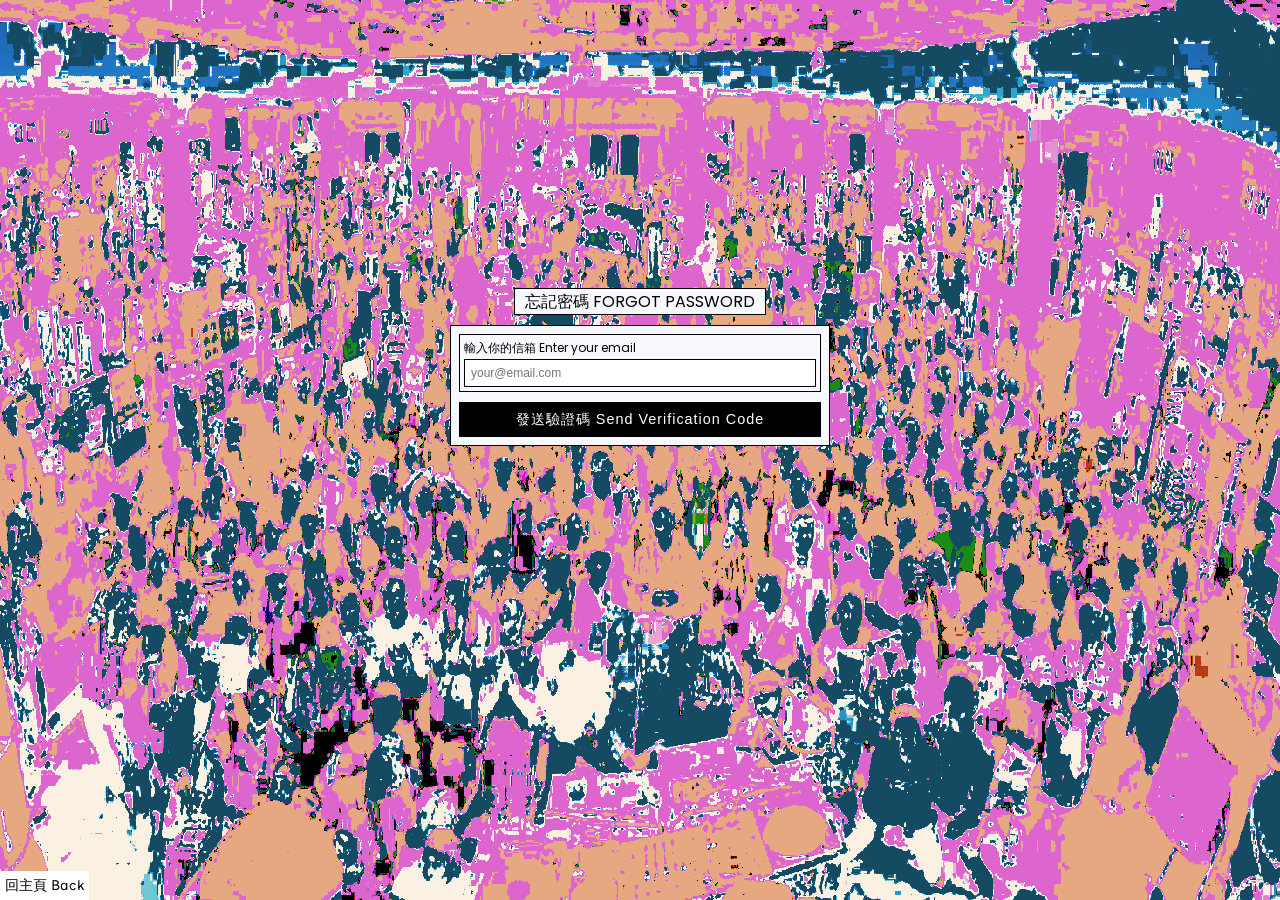
<file: forgotpassword.html>
<!DOCTYPE html>
<html lang="en">
  <head>
    <meta charset="UTF-8" />
    <meta name="viewport" content="width=device-width, initial-scale=1.0" />
    <meta
      http-equiv="Content-Security-Policy"
      content="default-src 'self'; 
         script-src 'self' 'unsafe-inline' https://www.google.com https://www.gstatic.com https://code.jquery.com https://www.googletagmanager.com; 
         style-src 'self' 'unsafe-inline'; 
         connect-src https://www.google-analytics.com https://script.google.com https://script.googleusercontent.com;
         frame-src https://www.google.com;"
    />
    <title>Forgot Password - 草率季Taipei Art Book Fair</title>
    <link rel="shortcut icon" href="image/icon-1.ico" />

    <!-- <link rel="stylesheet" href="css/style.css" /> -->
    <link rel="stylesheet" href="css/font.css" />
    <link rel="shortcut icon" href="css/font.css" />

    <!-- Google tag (gtag.js) -->
    <script
      async
      src="https://www.googletagmanager.com/gtag/js?id=G-EPSXJPDH6L"
    ></script>
    <script>
      window.dataLayer = window.dataLayer || [];
      function gtag() {
        dataLayer.push(arguments);
      }
      gtag("js", new Date());

      gtag("config", "G-EPSXJPDH6L");
    </script>
    <style>
      body {
        margin: 0;
        padding: 0;
        font-family: "Poppins", sans-serif;
        /* background: whitesmoke; */
        overflow: hidden;
        position: relative;
        background-color: #f2f2f2;
      }

      .login-wrapper {
        display: flex;
        flex-direction: column;
        align-items: center;
        justify-content: center;
        height: 80vh;
        padding: 0 10px;
      }

      h2 {
        font-size: 1rem;
        font-weight: normal;
        text-transform: uppercase;
        margin-bottom: 10px;
        padding-left: 10px;
        padding-right: 10px;
        color: black;
        background-color: ghostwhite;
        border: 1px solid black;
        text-align: left;
      }

      .login-form {
        display: flex;
        flex-direction: column;
        width: 100%;
        max-width: 380px;
        padding: 8px;
        box-sizing: border-box;
        border: 1px solid black;
        background-color: ghostwhite;
      }

      .input-box {
        display: flex;
        flex-direction: column;
        margin-bottom: 8px;
        padding: 4px;
        border: 1px solid #000;
      }

      .input-box label {
        font-size: 12px;
        color: black;
        margin-bottom: 2px;
      }

      .input-box input {
        padding: 6px;
        font-size: 12px;
        border: 1px solid #000;
        /* background: linear-gradient(
          100deg,
          rgb(78, 78, 78) 0%,
          rgba(255, 255, 255, 1) 2%,
          rgba(222, 222, 222, 1) 10%,
          rgba(255, 255, 255, 1) 21%,
          rgba(255, 255, 255, 1) 38%,
          rgba(227, 227, 227, 1) 70%,
          rgba(237, 235, 235, 1) 79%,
          rgba(255, 255, 255, 1) 82%,
          rgba(174, 174, 174, 1) 99%,
          rgb(61, 61, 61) 100%
        ); */
      }

      .input-box input:focus {
        background-color: olive;
        outline: none;
      }

      .sub-actions {
        display: flex;
        justify-content: flex-end;
        margin-top: 4px;
        padding-right: 6px;
      }

      .fp {
        text-decoration: underline;
        font-size: 11px;
        color: black;
      }

      .submit-box {
        display: flex;
        justify-content: center;
        margin-top: 10px;
      }

      button {
        padding: 8px;
        background-color: black;
        color: white;
        border: none;
        width: 100%;
        text-align: center;
        cursor: pointer;
        letter-spacing: 1px;
        font-size: 0.9rem;
      }

      button:hover {
        color: palegreen;
        background-color: olive;
      }

      .bgimg {
        filter: saturate(500) hue-rotate(185deg) contrast(200%) brightness(90%)
          sepia(25%);
        position: fixed;
        z-index: -50;
        width: 100vw;
        height: 100vh;
        -webkit-user-drag: none;
        top: 0;
        left: 0;
      }
      .fp {
        padding-left: 5px;
        padding-right: 5px;
        font-size: 0.8rem;
        text-decoration: underline;
        color: grey;
        display: inline-block;
        /* background: linear-gradient(
          0deg,
          rgb(78, 78, 78) 0%,
          rgba(255, 255, 255, 1) 2%,
          rgba(222, 222, 222, 1) 18%,
          rgba(255, 255, 255, 1) 21%,
          rgba(255, 255, 255, 1) 46%,
          rgba(227, 227, 227, 1) 53%,
          rgba(237, 235, 235, 1) 79%,
          rgba(255, 255, 255, 1) 82%,
          rgba(174, 174, 174, 1) 99%,
          rgb(61, 61, 61) 100%
        ); */
        margin-bottom: 1rem;
      }
      .back {
        font-size: 0.9rem;
        font-family: "Inclusive Sans", sans-serif;
        overflow: hidden;
        color: black;
        background-color: white;
        white-space: nowrap;
        position: fixed;
        bottom: 0px;
        left: 0px;
        padding: 5px;
        text-align: center;
        font-weight: 500;
        cursor: pointer;
      }
      ::selection {
        color: palegreen;
        background-color: olive;
      }
      #length-rule,
      #uppercase-rule,
      #lowercase-rule,
      #number-rule,
      #match-rule {
        margin-top: 3px;
        font-size: 12px;
        color: plum;
      }
      .valid {
        color: green !important;
      }
    </style>
  </head>
  <body>
    <img
      draggable="false"
      (dragstart)="false;"
      class="bgimg"
      id="sasa"
      src="image/bgimg4.jpg"
    />

    <div class="login-wrapper">
      <h2>忘記密碼 Forgot Password</h2>
      <div class="login-form" id="step-1">
        <form action="/send-reset-code" method="POST">
          <div class="input-box">
            <label for="email">輸入你的信箱 Enter your email</label>
            <input
              type="text"
              name="email"
              placeholder="your@email.com"
              required
            />
          </div>

          <div class="submit-box">
            <button id="send-verification-btn" type="button">
              發送驗證碼 Send Verification Code
            </button>
          </div>

          <!-- 原本的驗證碼輸入區域已註解，因為現在在動態生成的表單中處理
          <div class="input-box" id="code-box" style="display: none">
            <label for="verificationCode"
              >輸入驗證碼 Enter verification code</label
            >
            <input type="text" id="verification-code" name="verificationCode" />
          </div>

          <div class="submit-box" id="verify-box" style="display: none">
            <button id="verify-btn" type="button" style="display: none">
              驗證驗證碼 Verify Code
            </button>
          </div>
          -->
        </form>
      </div>
    </div>

    <a href="index.html"><div class="back">回主頁 Back</div></a>

    <script src="js/forgotpassword.js"></script>
  </body>
</html>
</file>
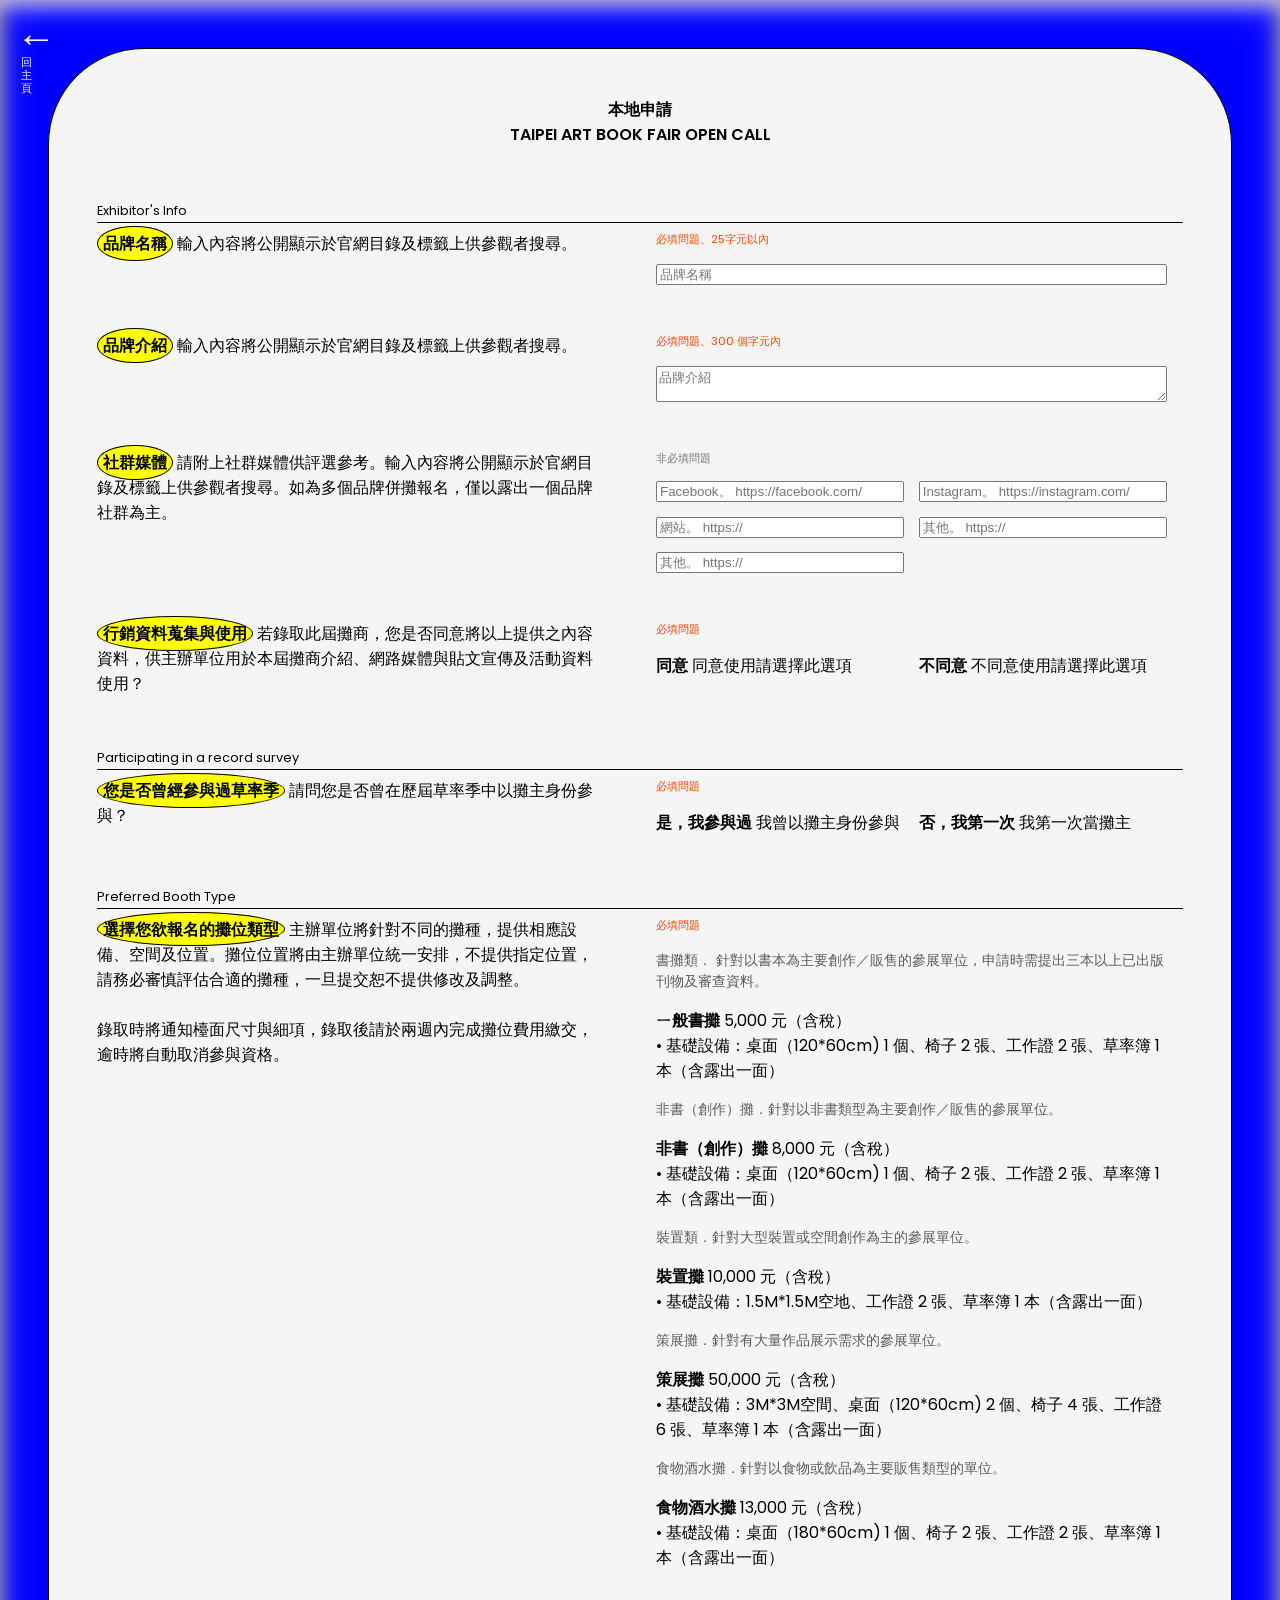
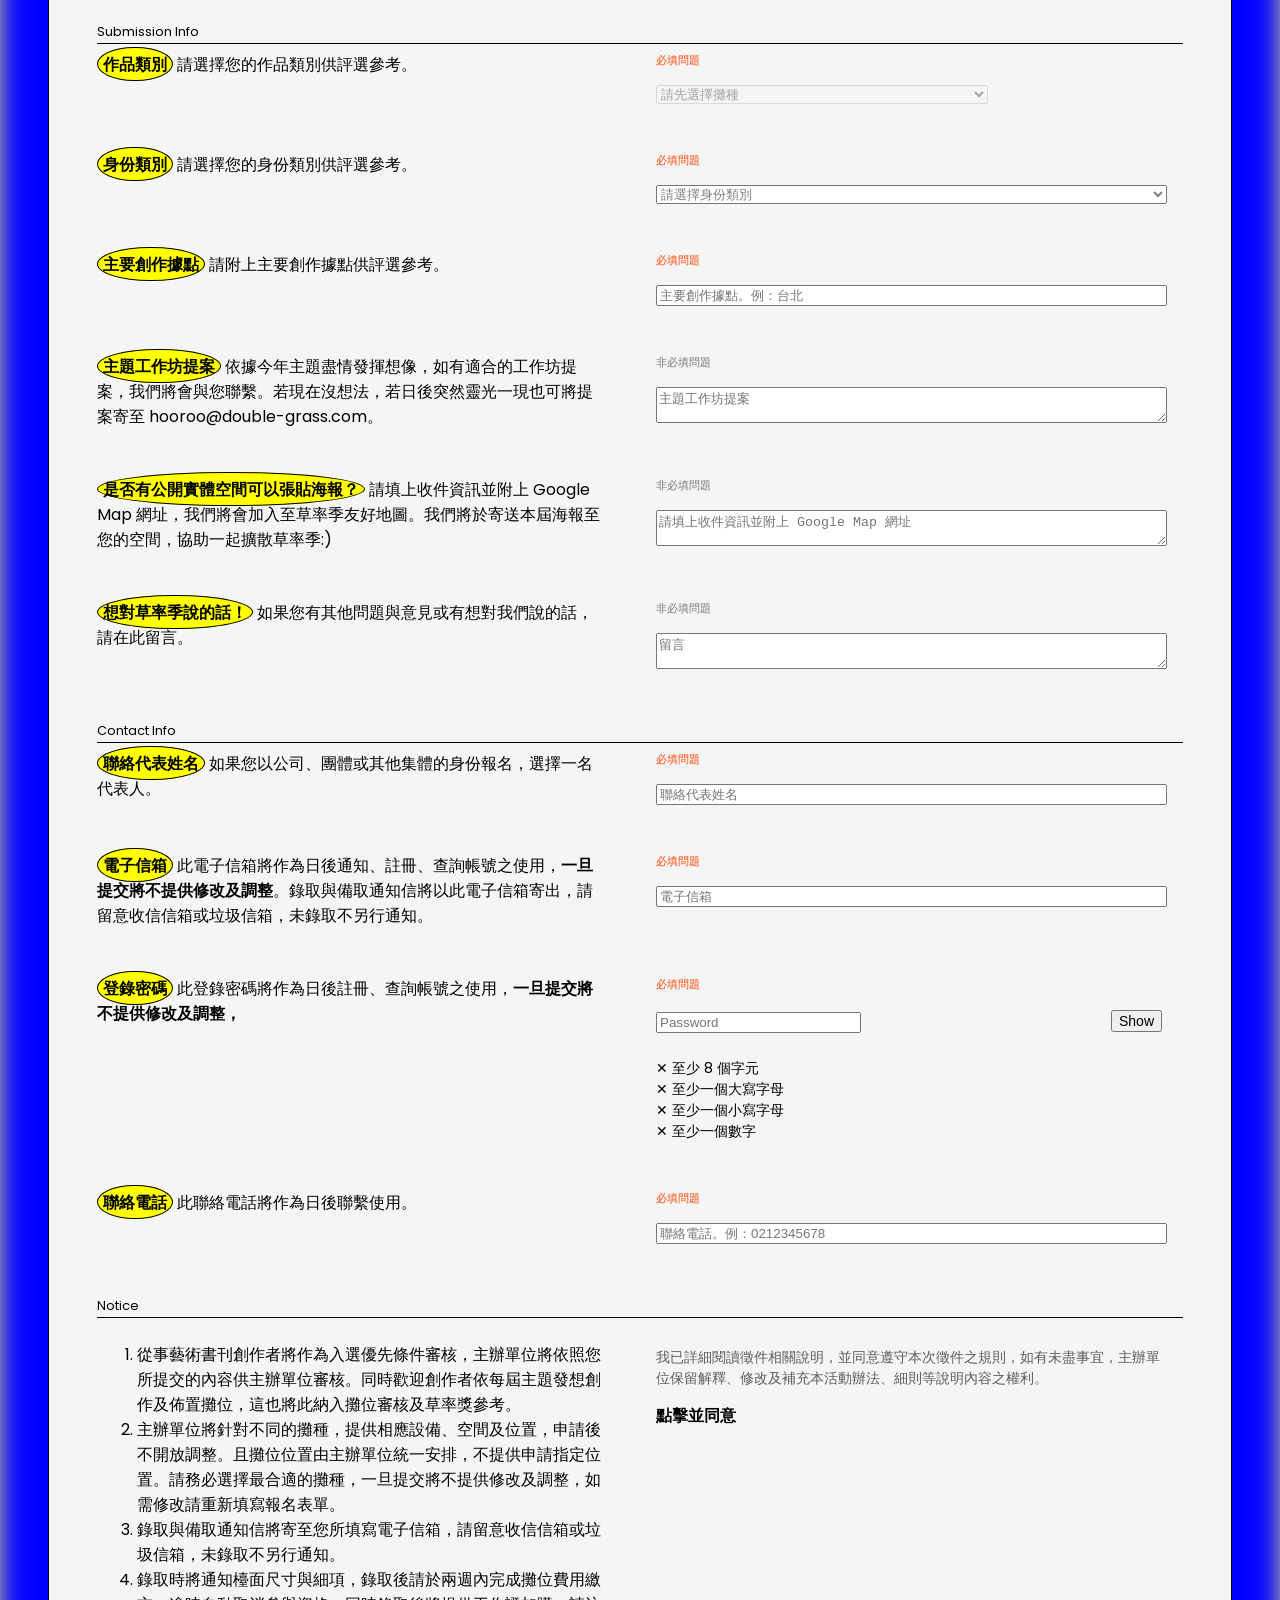
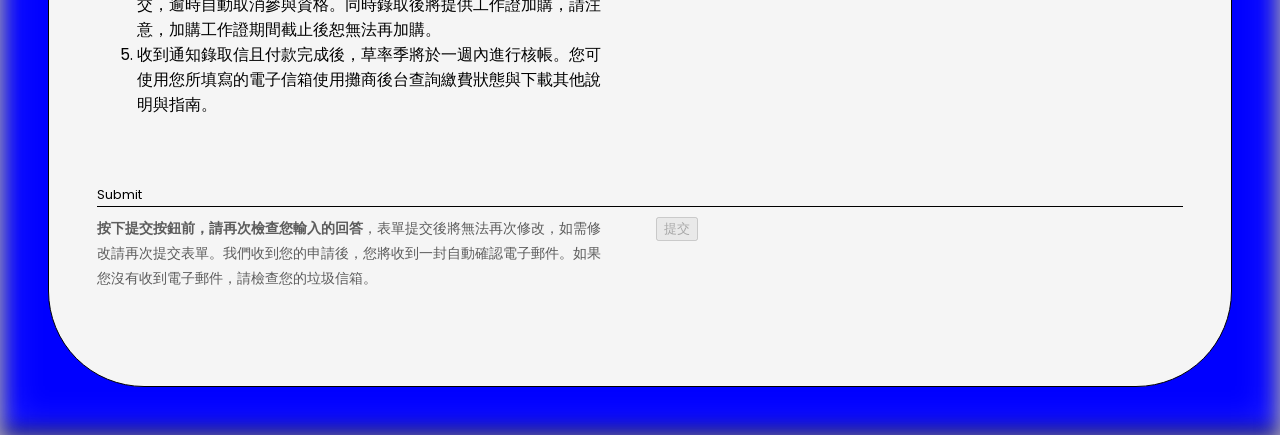
<file: local_20251218_invite.html>
<!DOCTYPE html>
<html lang="en">
  <head>
    <meta charset="UTF-8" />
    <meta name="viewport" content="width=device-width, initial-scale=1.0" />

    <title>本地申請 - 草率季Taipei Art Book Fair</title>
    <link rel="shortcut icon" href="image/icon-1.ico" />
    <link rel="stylesheet" href="css/opencall.css" />
    <link rel="stylesheet" href="css/font.css" />

    <!-- Google tag (gtag.js) -->
    <script
      async
      src="https://www.googletagmanager.com/gtag/js?id=G-EPSXJPDH6L"
    ></script>
    <script>
      window.dataLayer = window.dataLayer || [];
      function gtag() {
        dataLayer.push(arguments);
      }
      gtag("js", new Date());

      gtag("config", "G-EPSXJPDH6L");
    </script>
  </head>
  <body>
    <iframe
      name="hidden_iframe"
      id="hidden_iframe"
      style="display: none"
    ></iframe>
    <div class="ETgohome">
      <a href="index.html">
        <div class="backhome">←</div>
        <div class="backhome-smalltext">回<br />主<br />頁</div></a
      >
    </div>

    <form
      id="BoothApplication"
      target="hidden_iframe"
      action="https://docs.google.com/forms/d/e/1FAIpQLSeQfsc_9GX_CjXIbTd6jknI0nBJ60KETLJNF5D7GEgYxwM_4w/formResponse"
      method="post"
    >
      <div style="font-size: 1rem; text-align: center; font-weight: 600">
        本地申請<br />TAIPEI ART BOOK FAIR OPEN CALL
      </div>
      <!-- <div style="font-size: 0.7rem; text-align: center; font-weight: 600">
        海外申請請移駕至 → <a href="overseaapplication.html">Oversea Panel</a>
      </div> -->
      <br /><br />
      <span class="description-header">Exhibitor's Info</span>
      <div class="module-form layout-form-columnized">
        <!--Exhibitor Name-->
        <div class="column">
          <span class="from-header">品牌名稱</span>
          輸入內容將公開顯示於官網目錄及標籤上供參觀者搜尋。
        </div>
        <div class="column layout-form-column-grid-1">
          <span class="from-description-header-ness">必填問題、25字元以內</span>
          <input
            class="form-input"
            name="entry.1159390039"
            placeholder="品牌名稱"
            maxlength="25"
            required
            pattern="^[\p{L}\p{N}\s!&quot;#$%&'()*+,\-./:;<=>?@[\\\]^_`{|}~]+$"
            title="請勿輸入特殊符號"
          />
        </div>
        
        <!--Bio-->
        <div class="column">
          <span class="from-header">品牌介紹</span>
          輸入內容將公開顯示於官網目錄及標籤上供參觀者搜尋。
        </div>
        <div class="column layout-form-column-grid-1">
          <span class="from-description-header-ness"
            >必填問題、300 個字元內</span
          >
          <textarea
            class="form-input-textarea"
            name="entry.1877870250"
            placeholder="品牌介紹"
            maxlength="1000"
            required
          ></textarea>
        </div>
        <!--Social Media-->
        <div class="column">
          <span class="from-header">社群媒體</span>
          請附上社群媒體供評選參考。輸入內容將公開顯示於官網目錄及標籤上供參觀者搜尋。如為多個品牌併攤報名，僅以露出一個品牌社群為主。
        </div>
        <div class="column layout-form-column-grid-2">
          <span class="from-description-header-ness-no">非必填問題</span>
          <input
            type="url"
            class="form-input"
            name="entry.1361490241"
            placeholder="Facebook。 https://facebook.com/"
            maxlength="1500"
          />
          <input
            type="url"
            class="form-input"
            name="entry.138567696"
            placeholder="Instagram。 https://instagram.com/"
            maxlength="1500"
          />
          <input
            type="url"
            class="form-input"
            name="entry.699732974"
            placeholder="網站。 https://"
            maxlength="3000"
          />
          <input
            type="url"
            class="form-input"
            name="entry.2050899252"
            placeholder="其他。 https://"
            maxlength="3000"
          />
          <input
            type="url"
            class="form-input"
            name="entry.830227276"
            placeholder="其他。 https://"
            maxlength="3000"
          />
        </div>
        <!--Promotion Content-->
        <div class="column">
          <span class="from-header">行銷資料蒐集與使用</span>
          若錄取此屆攤商，您是否同意將以上提供之內容資料，供主辦單位用於本屆攤商介紹、網路媒體與貼文宣傳及活動資料使用？
        </div>
        <div class="column layout-form-column-grid-2">
          <span class="from-description-header-ness">必填問題</span>
          <input
            type="radio"
            class="form-input-radio"
            name="entry.7322984"
            id="PromotionContent_Agree"
            value="同意"
            required
          />
          <label for="PromotionContent_Agree" class="form-label">
            <span class="from-label-header">同意</span>
            <span class="from-label-description-header"
              >同意使用請選擇此選項</span
            >
          </label>
          <input
            type="radio"
            class="form-input-radio"
            name="entry.7322984"
            id="PromotionContent_Disagree"
            value="不同意"
            required
          />
          <label for="PromotionContent_Disagree" class="form-label">
            <span class="from-label-header">不同意</span>
            <span class="from-label-description-header"
              >不同意使用請選擇此選項</span
            >
          </label>
        </div>

        <!--Insufficient Information-->
        <div class="column question-InsufficientInformation">
          <span class="from-sub-header">當攤商行銷資料不足時</span>
          您否同意草率季團隊使用、分享您所提供之
          Instagram、Facebook、網站⋯⋯等內容用於本屆攤商介紹、網路媒體與貼文宣傳及活動資料使用？
        </div>
        <div
          class="column layout-form-column-grid-2 question-InsufficientInformation"
        >
          <span class="from-description-header-ness">必填問題</span>
          <input
            type="radio"
            class="form-input-radio"
            name="entry.1214650515"
            id="InsufficientInformation_Agree"
            value="同意"
          />
          <label for="InsufficientInformation_Agree" class="form-label">
            <span class="from-label-header">同意</span>
            <span class="from-label-description-header"
              >同意使用請選擇此選項</span
            >
          </label>
          <input
            type="radio"
            class="form-input-radio"
            name="entry.1214650515"
            id="InsufficientInformation_Disagree"
            value="不同意"
          />
          <label for="InsufficientInformation_Disagree" class="form-label">
            <span class="from-label-header">不同意</span>
            <span class="from-label-description-header"
              >不同意使用請選擇此選項</span
            >
          </label>
        </div>
      </div>

      <span class="description-header">Participating in a record survey</span>
      <div class="module-form layout-form-columnized">
        <!--Participated In-->
        <div class="column">
          <span class="from-header">您是否曾經參與過草率季</span>
          請問您是否曾在歷屆草率季中以攤主身份參與？
        </div>
        <div class="column layout-form-column-grid-2">
          <span class="from-description-header-ness">必填問題</span>
          <input
            type="radio"
            class="form-input-radio"
            name="entry.1144386047"
            id="participatedin_Yes"
            value="參與"
            required
          />
          <label for="participatedin_Yes" class="form-label">
            <span class="from-label-header">是，我參與過</span>
            我曾以攤主身份參與
            <span class="from-label-description-header">
            </span>
          </label>
          <input
            type="radio"
            class="form-input-radio"
            name="entry.1144386047"
            id="participatedin_Firsttime"
            value="首次"
            required
          />
          <label for="participatedin_Firsttime" class="form-label">
            <span class="from-label-header">否，我第一次</span>
            我第一次當攤主
            <span class="from-label-description-header">
            </span>
          </label>
        </div>

        <!--Participated Years-->
        <div class="column question-ParticipatedYears">
          <span class="from-sub-header"
            >請告訴我們，您印象中曾參與過哪些年份</span
          >
          請選擇您印象中曾參與過往屆草率季擺攤的年份。
        </div>
        <div
          class="column layout-form-column-grid-4 question-ParticipatedYears"
        >
          <span class="from-description-header-ness">必填問題、可多選</span>
          <input
            type="checkbox"
            class="form-input-checkbox"
            name="entry.1734398784"
            id="ParticipatedYears_2016"
            value="2016"
          />
          <label for="ParticipatedYears_2016" class="form-label">
            <span class="from-label-header">2016</span>
            <span class="from-label-description-header">海綿</span>
          </label>
          <input
            type="checkbox"
            class="form-input-checkbox"
            name="entry.1734398784"
            id="ParticipatedYears_2017"
            value="2017"
          />
          <label for="ParticipatedYears_2017" class="form-label">
            <span class="from-label-header">2017</span>
            <span class="from-label-description-header">草藥</span>
          </label>
          <input
            type="checkbox"
            class="form-input-checkbox"
            name="entry.1734398784"
            id="ParticipatedYears_2018"
            value="2018"
          />
          <label for="ParticipatedYears_2018" class="form-label">
            <span class="from-label-header">2018</span>
            <span class="from-label-description-header">大爆炸</span>
          </label>
          <input
            type="checkbox"
            class="form-input-checkbox"
            name="entry.1734398784"
            id="ParticipatedYears_2019"
            value="2019"
          />
          <label for="ParticipatedYears_2019" class="form-label">
            <span class="from-label-header">2019</span>
            <span class="from-label-description-header">網起來</span>
          </label>
          <input
            type="checkbox"
            class="form-input-checkbox"
            name="entry.1734398784"
            id="ParticipatedYears_2020"
            value="2020"
          />
          <label for="ParticipatedYears_2020" class="form-label">
            <span class="from-label-header">2020</span>
            <span class="from-label-description-header">開天窗</span>
          </label>
          <input
            type="checkbox"
            class="form-input-checkbox"
            name="entry.1734398784"
            id="ParticipatedYears_2022"
            value="2022"
          />
          <label for="ParticipatedYears_2022" class="form-label">
            <span class="from-label-header">2022</span>
            <span class="from-label-description-header">面盆面紗面對面</span>
          </label>
          <input
            type="checkbox"
            class="form-input-checkbox"
            name="entry.1734398784"
            id="ParticipatedYears_2023"
            value="2023"
          />
          <label for="ParticipatedYears_2023" class="form-label">
            <span class="from-label-header">2023</span>
            <span class="from-label-description-header">一直滑下去</span>
          </label>
          <input
            type="checkbox"
            class="form-input-checkbox"
            name="entry.1734398784"
            id="ParticipatedYears_2024"
            value="2024"
          />
          <label for="ParticipatedYears_2024" class="form-label">
            <span class="from-label-header">2024</span>
            <span class="from-label-description-header">沒有錯</span>
          </label>
          <input
            type="checkbox"
            class="form-input-checkbox"
            name="entry.1734398784"
              id="ParticipatedYears_2025"
            value="2025"
          />
          <label for="ParticipatedYears_2025" class="form-label">
            <span class="from-label-header">2025</span>
            <span class="from-label-description-header">無限柔軟</span>
          </label>
        </div>
      </div>

      <span class="description-header">Preferred Booth Type</span>
      <div class="module-form layout-form-columnized">
        <!--Preferred Booth Type-->
        <div class="column">
          <span class="from-header">選擇您欲報名的攤位類型</span>
          主辦單位將針對不同的攤種，提供相應設備、空間及位置。攤位位置將由主辦單位統一安排，不提供指定位置，
          請務必審慎評估合適的攤種，一旦提交恕不提供修改及調整。
          <br />
          <br />
          錄取時將通知檯面尺寸與細項，錄取後請於兩週內完成攤位費用繳交，逾時將自動取消參與資格。
        </div>
        <div class="column layout-form-column-grid-1">
          <span class="from-description-header-ness">必填問題</span>
          <span class="from-description-header">
            書攤類．
            針對以書本為主要創作／販售的參展單位，申請時需提出三本以上已出版刊物及審查資料。
          </span>
          <input
            type="radio"
            class="form-input-radio"
            name="entry.133172086"
            id="PreferredBoothType_LargeBookStalls"
            value="書攤"
            required
          />
          <label for="PreferredBoothType_LargeBookStalls" class="form-label">
            <span class="from-label-header">ㄧ般書攤</span>
            <span class="from-label-sub-header">5,000 元（含稅）</span><br />
            <span class="from-label-description-header">
              • 基礎設備：桌面（120*60cm) 1 個、椅子 2 張、工作證 2 張、草率簿 1 本（含露出一面）
            </span>
          </label>

          <span class="from-description-header">
            非書（創作）攤．針對以非書類型為主要創作／販售的參展單位。
          </span>
          <input
            type="radio"
            class="form-input-radio"
            name="entry.133172086"
            id="PreferredBoothType_CreativeProducts"
            value="創作商品"
            required
          />
          <label for="PreferredBoothType_CreativeProducts" class="form-label">
            <span class="from-label-header">非書（創作）攤</span>
            <span class="from-label-sub-header">8,000 元（含稅）</span><br />
            <span class="from-label-description-header">
              • 基礎設備：桌面（120*60cm) 1 個、椅子 2 張、工作證 2 張、草率簿 1 本（含露出一面）
            </span>
          </label>

          <span class="from-description-header">
            裝置類．針對大型裝置或空間創作為主的參展單位。
          </span>
          <input
            type="radio"
            class="form-input-radio"
            name="entry.133172086"
            id="PreferredBoothType_Curation"
            value="裝置類"
            required
          />
          <label for="PreferredBoothType_Curation" class="form-label">
            <span class="from-label-header">裝置攤</span>
            <span class="from-label-sub-header">10,000 元（含稅）</span><br />
            <span class="from-label-description-header">
              • 基礎設備：1.5M*1.5M空地、工作證 2 張、草率簿 1 本（含露出一面）
            </span>
          </label>

          <span class="from-description-header">
            策展攤．針對有大量作品展示需求的參展單位。
          </span>
          <input
            type="radio"
            class="form-input-radio"
            name="entry.133172086"
            id="PreferredBoothType_CurationBooth"
            value="策展"
            required
          />
          <label for="PreferredBoothType_CurationBooth" class="form-label">
            <span class="from-label-header">策展攤</span>
            <span class="from-label-sub-header">50,000 元（含稅）</span><br />
            <span class="from-label-description-header">
              • 基礎設備：3M*3M空間、桌面（120*60cm) 2 個、椅子 4 張、工作證 6 張、草率簿 1 本（含露出一面）
            </span>
          </label>

          <span class="from-description-header">
            食物酒水攤．針對以食物或飲品為主要販售類型的單位。
          </span>
          <input
            type="radio"
            class="form-input-radio"
            name="entry.133172086"
            id="PreferredBoothType_FoodBeverages"
            value="食物酒水"
            required
          />
          <label for="PreferredBoothType_FoodBeverages" class="form-label">
            <span class="from-label-header">食物酒水攤</span>
            <span class="from-label-sub-header">13,000 元（含稅）</span><br />
            <span class="from-label-description-header">
              • 基礎設備：桌面（180*60cm) 1 個、椅子 2 張、工作證 2 張、草率簿 1 本（含露出一面）
            </span>
          </label>
        </div>
      </div>

      <span class="description-header">Submission Info</span>
      <div class="module-form layout-form-columnized">
        <!-- 作品類別 -->
        <div class="column" id="workcat">
          <span class="from-header">作品類別</span>
          請選擇您的作品類別供評選參考。
        </div>
        <div class="column layout-form-column-grid-1" id="workcat2">
          <span class="from-description-header-ness" style="display: block"
            >必填問題</span
          >
          <select
            id="sub-category"
            name="entry.1482635628"
            required
            disabled
            style="color: grey; max-width: 65%"
          >
            <option value="" disabled selected hidden>請先選擇攤種</option>
          </select>
        </div>

        <!--Role-->
        <div class="column">
          <span class="from-header">身份類別</span>
          請選擇您的身份類別供評選參考。
        </div>
        <div class="column layout-form-column-grid-1">
          <span class="from-description-header-ness">必填問題</span>
          <select
            class="form-input"
            name="entry.2022316464"
            required
            style="color: grey"
            onchange="this.style.color = this.value ? 'black' : 'grey';"
          >
            <option value="" disabled selected hidden>請選擇身份類別</option>
            <option value="a0 Creator">a0 Creator 創作者</option>
            <option value="a1 Bookstore">a1 Bookstore 書店</option>
            <option value="a2 Publisher/Press">
              a2 Publisher/Press 出版商
            </option>
            <option value="a3 Printing/Paper">
              a3 Printing/Paper 印刷廠/紙廠
            </option>
            <option value="a4 Cultural Institution">
              a4 Cultural Institution 文化機構
            </option>
            <option value="a5 Select Shop">a5 Select Shop 選品店</option>
            <option value="a6 Group/Structure">a6 Group/Structure 團體</option>
          </select>
        </div>

        <!--Nationality-->
        <div class="column">
          <span class="from-header">主要創作據點</span>
          請附上主要創作據點供評選參考。
        </div>
        <div class="column layout-form-column-grid-1">
          <span class="from-description-header-ness">必填問題</span>
          <input
            class="form-input"
            name="entry.637996839"
            placeholder="主要創作據點。例：台北"
            maxlength="100"
            required
          />
        </div>


        <!--Product Links-->
        <div
          class="column question-ProductLinks"
          id="productLink"
          style="display: none"
        >
          <span class="from-header">販售商品描述</span>
          請簡述您攤位準備販售之商品品項。
        </div>
        <div
          class="column layout-form-column-grid-1 question-ProductLinks"
          id="productLink-l"
          style="display: none"
        >
          <span class="from-description-header-ness">必填問題</span><br />
          <textarea
            class="form-input-textarea"
            name="entry.1111437113"
            placeholder="商品品項。例：五金雕塑、鑰匙圈、飲品⋯⋯"
            maxlength="1000"
            style="width: 100%"
          ></textarea>
        </div>
        <!-- work link -->
        <div
          class="column question-WorkLinks"
          id="uploadArtwork"
          style="display: none"
        >
          <span class="from-header">作品上傳</span>
          <span id="port-description">
            報名「ㄧ般書攤」之單位，請提供三本以上已出版刊物及審查資料。（不包含記事本、日月曆、明信片等輸出物），如提供之內容未達到錄取書攤類之標準，主辦單位將視情況條件式錄取其他攤種。
            從事藝術書刊創作者將作為入選優先條件審核，主辦單位將依照您所提交的內容供主辦單位審核。<br /><br />
            同時歡迎創作者依每屆主題發想創作及佈置攤位，這也將此納入攤位審核及草率獎參考。
          </span>
        </div>
        <div
          class="column layout-form-column-grid-1 question-ProductLinks"
          id="uploadArtwork-l"
          style="display: none"
        >
          <span class="from-description-header-ness">
            必填問題，請上傳<strong>一份合併好的 PDF 檔案</strong
            >，上限為<strong>最多 10 頁 A4、檔案大小不超過 8MB</strong
            >。請勿上傳多個 PDF，如有多頁內容，請合併成<u>一份 PDF 上傳</u
            >。 </span
          ><br />
          <div class="upload-container">
            <input type="file" id="fileInput" name="file" />
            <input
              type="hidden"
              name="entry.715764736"
              id="uploadedFileUrl"
              value="some-unique-id-or-timestamp"
            />
            <input type="hidden" name="category" value="artwork" />
          </div>
        </div>

        <!--Plan Links-->
        <div
          class="column question-PlanLinks"
          id="proposalLink"
          style="display: none"
        >
          <span class="from-header">企劃書連結</span>
          內需包含裝置草圖、計畫說明、創作者介紹、作品介紹、販售清單⋯⋯等內容
        </div>
        <div
          class="column layout-form-column-grid-1 question-PlanLinks"
          id="proposalLink-l"
          style="display: none"
        >
          <span class="from-description-header-ness">
            必填問題，請上傳<strong>一份合併好的 PDF 檔案</strong
            >，上限為<strong>最多 10 頁 A4、檔案大小不超過 8MB</strong
            >。請勿上傳多個 PDF，如有多頁內容，請合併成<u>一份 PDF 上傳</u
            >。 </span
          ><br />
          <div class="upload-container">
            <input type="file" id="fileInput2" name="file" />
            <input
              type="hidden"
              name="entry.1801583093"
              id="uploadedFileUrl2"
              value="some-unique-id-or-timestamp"
            />
            <input type="hidden" name="category" value="proposal" />
          </div>
        </div>

        <!--Curation Booth Design Plan-->
        <div
          class="column question-CurationLinks"
          id="curationLink"
          style="display: none"
        >
          <span class="from-header">作品集或策展攤設計企劃</span>
          若您申請策展攤，請附上您的策展/設計企劃及作品清單。
          <br /><br />
          草率季鼓勵創作者依每屆主題發想創作及佈置攤位，這也將納入攤位審核及草率獎參考。歡迎大家發揮想像力，盡情創作！
        </div>
        <div
          class="column layout-form-column-grid-1 question-CurationLinks"
          id="curationLink-l"
          style="display: none"
        >
          <span class="from-description-header-ness">
            必填問題，請上傳<strong>一份合併好的 PDF 檔案</strong
            >，上限為<strong>最多 10 頁 A4、檔案大小不超過 8MB</strong
            >。請勿上傳多個 PDF，如有多頁內容，請合併成<u>一份 PDF 上傳</u
            >。 </span
          ><br />
          <div class="upload-container">
            <input type="file" id="fileInput3" name="file" />
            <input
              type="hidden"
              name="entry.715764736"
              id="uploadedFileUrl3"
              value="some-unique-id-or-timestamp"
            />
            <input type="hidden" name="category" value="curation" />
          </div>
        </div>

        <!--Workshop Proposal-->
        <div class="column">
          <span class="from-header">主題工作坊提案</span>
          依據今年主題盡情發揮想像，如有適合的工作坊提案，我們將會與您聯繫。若現在沒想法，若日後突然靈光一現也可將提案寄至
          hooroo@double-grass.com。
        </div>
        <div class="column layout-form-column-grid-1">
          <span class="from-description-header-ness-no">非必填問題</span>
          <textarea
            class="form-input-textarea"
            name="entry.1347561831"
            placeholder="主題工作坊提案"
            maxlength="1000"
          ></textarea>
        </div>

        <!-- 十年特場 -->
        <div class="column">
          <span class="from-header">是否有公開實體空間可以張貼海報？</span>
          請填上收件資訊並附上 Google Map 網址，我們將會加入至草率季友好地圖。我們將於寄送本屆海報至您的空間，協助一起擴散草率季:)
        </div>

        <div class="column layout-form-column-grid-1">
          <span class="from-description-header-ness-no">非必填問題</span>
          <textarea
            class="form-input-textarea"
            name="entry.1381238601"
            placeholder="請填上收件資訊並附上 Google Map 網址"
            maxlength="1000"
          ></textarea>
        </div>
      

        <!--Further Questions-->
        <div class="column">
          <span class="from-header">想對草率季說的話！</span>
          如果您有其他問題與意見或有想對我們說的話，請在此留言。
        </div>
        <div class="column layout-form-column-grid-1">
          <span class="from-description-header-ness-no">非必填問題</span>
          <textarea
            class="form-input-textarea"
            name="entry.2019239800"
            placeholder="留言"
            maxlength="1000"
          ></textarea>
        </div>
      </div>

      <span class="description-header">Contact Info</span>
      <div class="module-form layout-form-columnized">
        <!--Name of Person in Charge-->
        <div class="column">
          <span class="from-header">聯絡代表姓名</span>
          如果您以公司、團體或其他集體的身份報名，選擇一名代表人。
        </div>
        <div class="column layout-form-column-grid-1">
          <span class="from-description-header-ness">必填問題</span>
          <input
            autocomplete="name"
            class="form-input"
            name="entry.1522532449"
            placeholder="聯絡代表姓名"
            maxlength="100"
            required
          />
        </div>

        <!--Email-->
        <div class="column">
          <span class="from-header">電子信箱</span>
          此電子信箱將作為日後通知、註冊、查詢帳號之使用，<strong>一旦提交將不提供修改及調整</strong>。錄取與備取通知信將以此電子信箱寄出，請留意收信信箱或垃圾信箱，未錄取不另行通知。
        </div>
        <div class="column layout-form-column-grid-1">
          <span class="from-description-header-ness">必填問題</span>
          <input
            type="email"
            autocomplete="email"
            class="form-input"
            name="entry.529156755"
            id="email-input"
            placeholder="電子信箱"
            maxlength="500"
            required
          />
          <div
            id="email-error"
            style="color: plum; display: none; font-size: 13px"
          >
            請輸入有效的電子信箱，例如：example@gmail.com
          </div>
        </div>

        <!--Password-->
        <div class="column">
          <span class="from-header">登錄密碼</span>
          此登錄密碼將作為日後註冊、查詢帳號之使用，<strong>一旦提交將不提供修改及調整，</strong>
        </div>
        <div class="column layout-form-column-grid-1">
          <span class="from-description-header-ness">必填問題</span>
          <div style="position: relative">
            <input
              id="password"
              type="password"
              autocomplete="off"
              class="form-input"
              name="entry.174970451"
              placeholder="Password"
              maxlength="500"
              required
              style="padding-right: 30px"
            />
            <button
              type="button"
              id="togglePassword"
              style="
                position: absolute;
                right: 5px;
                top: 50%;
                transform: translateY(-50%);
                font-size: 14px;
              "
            >
              Show
            </button>
          </div>

          <div id="password-rules" style="margin-top: 8px; font-size: 14px">
            <div id="length-rule">✕ 至少 8 個字元</div>
            <div id="uppercase-rule">✕ 至少一個大寫字母</div>
            <div id="lowercase-rule">✕ 至少一個小寫字母</div>
            <div id="number-rule">✕ 至少一個數字</div>
          </div>
        </div>

        <!--Telephone Number-->
        <div class="column">
          <span class="from-header">聯絡電話</span>
          此聯絡電話將作為日後聯繫使用。
        </div>
        <div class="column layout-form-column-grid-1">
          <span class="from-description-header-ness">必填問題</span>
          <input
            autocomplete="tel"
            class="form-input"
            name="entry.1057735065"
            placeholder="聯絡電話。例：0212345678"
            maxlength="50"
            required
          />
        </div>

        
      </div>

      <span class="description-header">Notice</span>
      <div class="module-form layout-form-columnized">
        <div class="column">
          <ol class="from-ol">
            <li>
              從事藝術書刊創作者將作為入選優先條件審核，主辦單位將依照您所提交的內容供主辦單位審核。同時歡迎創作者依每屆主題發想創作及佈置攤位，這也將此納入攤位審核及草率獎參考。
            </li>
            <li>
              主辦單位將針對不同的攤種，提供相應設備、空間及位置，申請後不開放調整。且攤位位置由主辦單位統一安排，不提供申請指定位置。請務必選擇最合適的攤種，一旦提交將不提供修改及調整，如需修改請重新填寫報名表單。
            </li>
            <li>
              錄取與備取通知信將寄至您所填寫電子信箱，請留意收信信箱或垃圾信箱，未錄取不另行通知。
            </li>
            <li>
              錄取時將通知檯面尺寸與細項，錄取後請於兩週內完成攤位費用繳交，逾時自動取消參與資格。同時錄取後將提供工作證加購，請注意，加購工作證期間截止後恕無法再加購。
            </li>
            <li>
              收到通知錄取信且付款完成後，草率季將於一週內進行核帳。您可使用您所填寫的電子信箱使用攤商後台查詢繳費狀態與下載其他說明與指南。
            </li>
          </ol>
        </div>
        <div class="column layout-form-column-grid-2">
          <span class="from-description-header">
            <br />
            我已詳細閱讀徵件相關說明，並同意遵守本次徵件之規則，如有未盡事宜，主辦單位保留解釋、修改及補充本活動辦法、細則等說明內容之權利。
          </span>
          <input
            type="checkbox"
            class="form-input-checkbox from-input-Agre"
            id="InformationRulesAgree"
            value=""
            required
          />
          <label for="InformationRulesAgree" class="form-label from-label-Agre">
            <span class="from-label-header">點擊並同意</span>
          </label>
        </div>
      </div>
      <span class="description-header">Submit</span>
      <div class="module-form layout-form-columnized">
        <div class="column">
          <span class="from-description-header">
            <strong>按下提交按鈕前，請再次檢查您輸入的回答</strong
            >，表單提交後將無法再次修改，如需修改請再次提交表單。我們收到您的申請後，您將收到一封自動確認電子郵件。如果您沒有收到電子郵件，請檢查您的垃圾信箱。
          </span>
        </div>
        <div class="column">
          <button
            type="submit"
            class="button-from-submit"
            id="submitButton"
            value="submit"
            disabled
          >
            提交
          </button>
        </div>
      </div>
    </form>

    <script src="js/upload.js"></script>
    <script src="js/identity2.js"></script>
    <script src="js/main.js"></script>
    <!-- <script src="js/jump.js"></script> -->
    <script src="js/yes.js"></script>
    <script src="js/password.js"></script>
    <!-- <script src="hide.js"></script> -->
  </body>
</html>
</file>
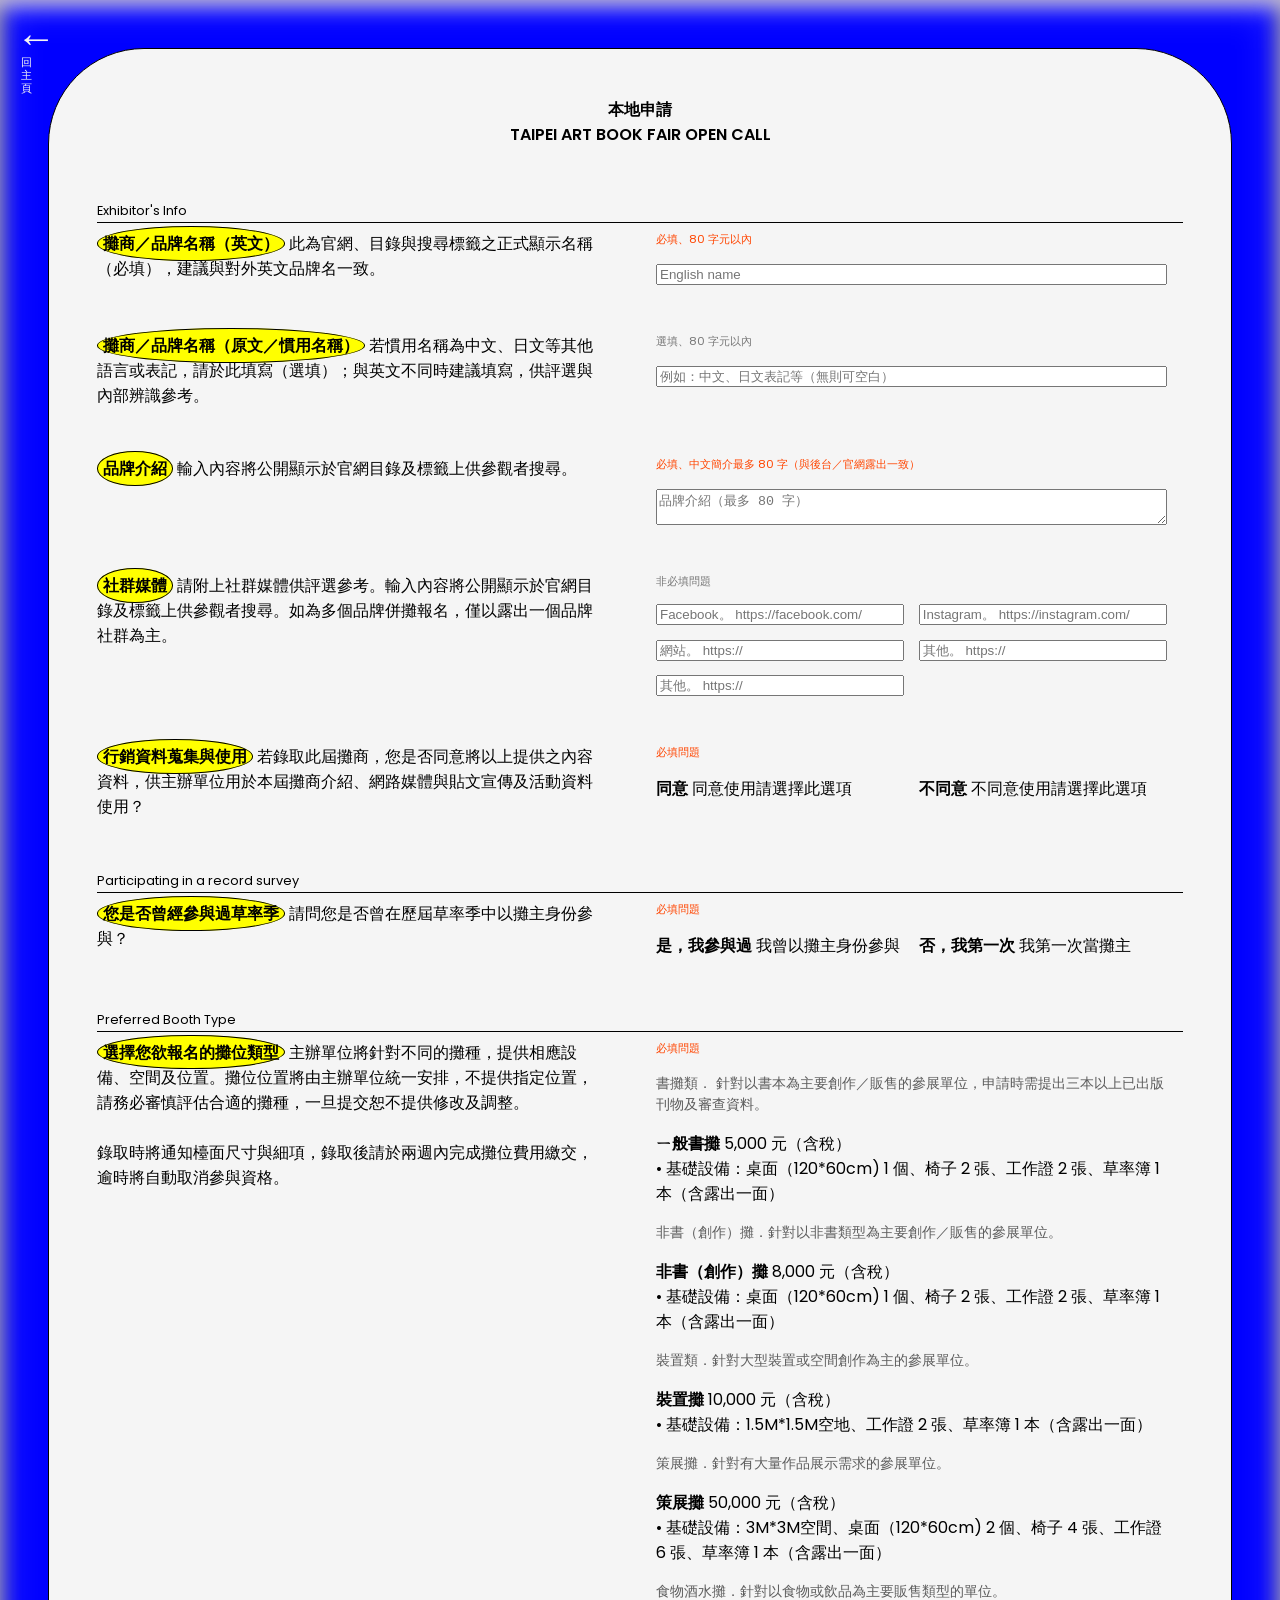
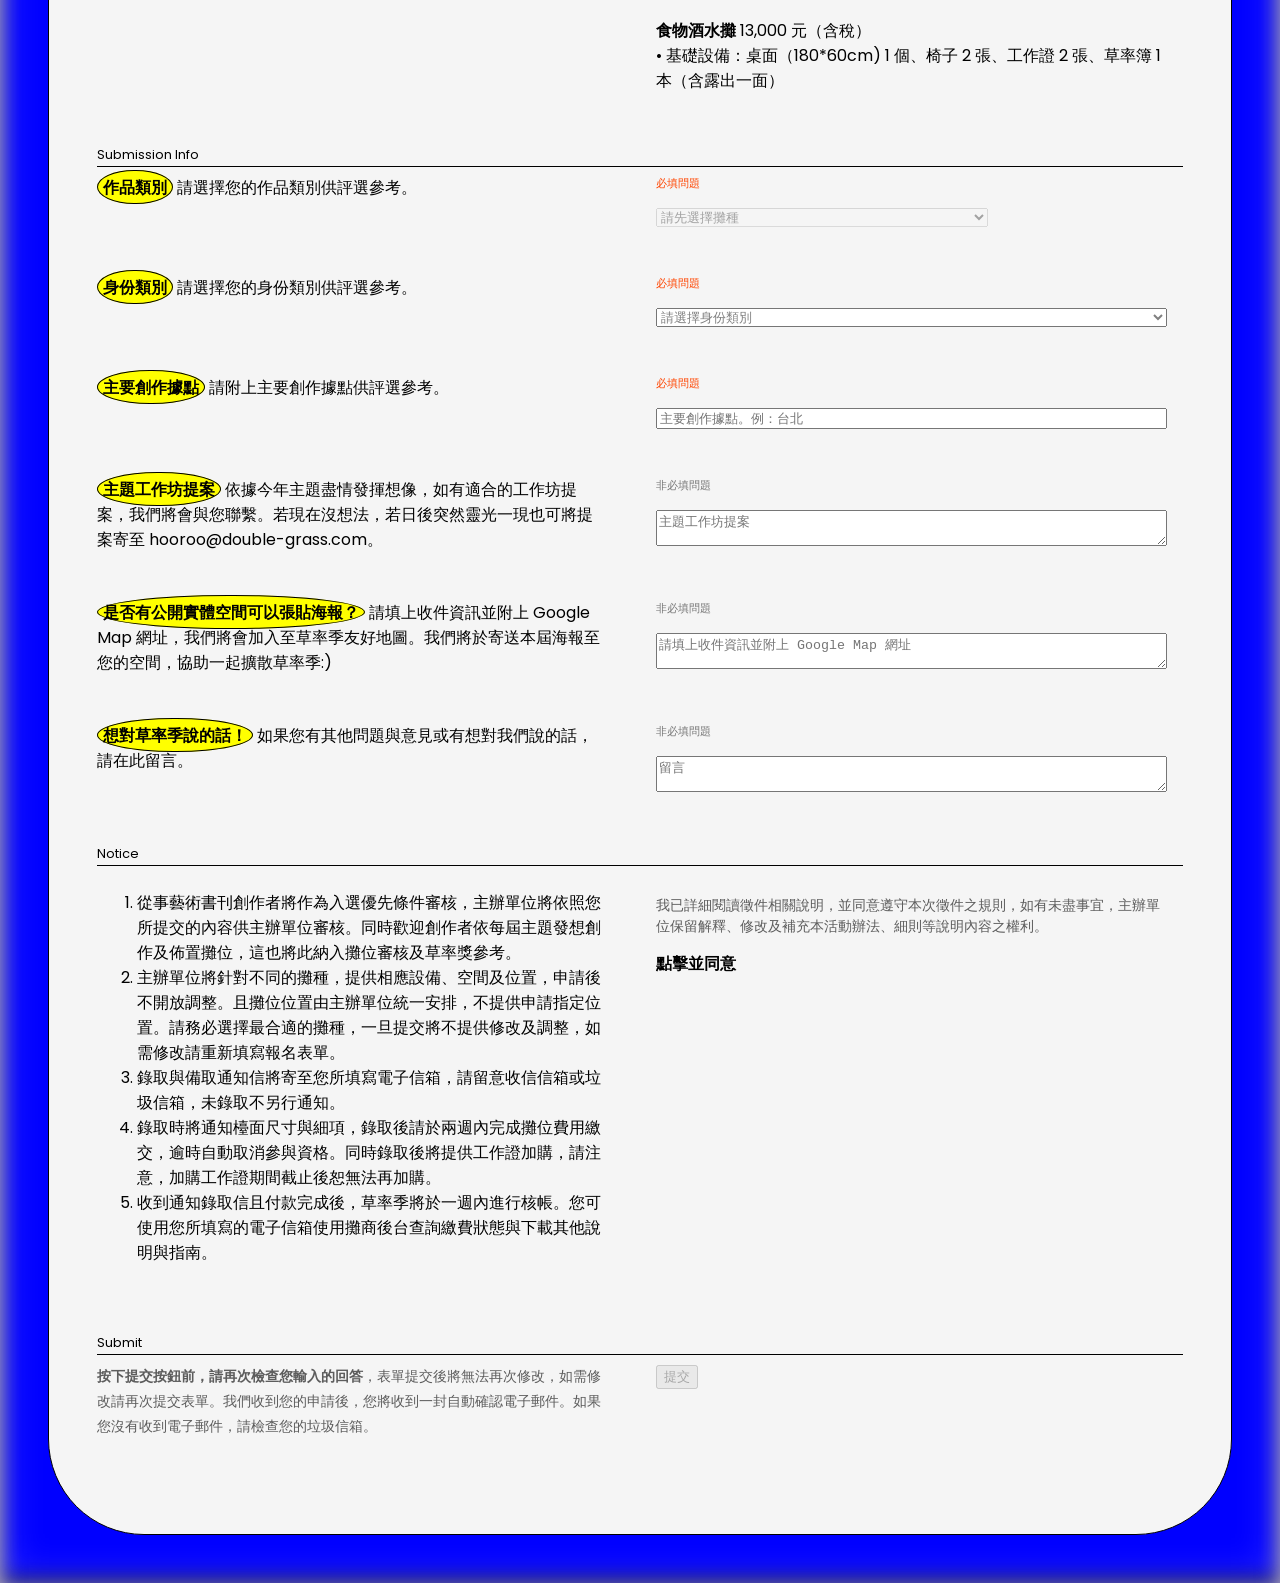
<file: localapplication.html>
<!doctype html>
<html lang="en">
  <head>
    <meta charset="UTF-8" />
    <meta name="viewport" content="width=device-width, initial-scale=1.0" />

    <title>本地申請 - 草率季Taipei Art Book Fair</title>
    <link rel="shortcut icon" href="image/icon-1.ico" />
    <link rel="stylesheet" href="css/opencall.css" />
    <link rel="stylesheet" href="css/font.css" />
    <script>
      (function () {
        try {
          if (new URLSearchParams(location.search).get("embed") === "1") {
            document.documentElement.classList.add("opencall-embed");
          }
        } catch (e) {}
      })();
    </script>
    <style>
      html.opencall-embed .ETgohome {
        display: none !important;
      }
      html.opencall-embed body {
        margin: 0;
        padding: 1rem 0.75rem 2rem;
      }
    </style>

    <!-- Google tag (gtag.js) -->
    <script
      async
      src="https://www.googletagmanager.com/gtag/js?id=G-EPSXJPDH6L"
    ></script>
    <script>
      window.dataLayer = window.dataLayer || [];
      function gtag() {
        dataLayer.push(arguments);
      }
      gtag("js", new Date());

      gtag("config", "G-EPSXJPDH6L");
    </script>
    <style>
      @keyframes oc-marquee {
        from {
          transform: translateX(100vw);
        }
        to {
          transform: translateX(-100%);
        }
      }
      #oc-schedule-banner span {
        display: inline-block;
        animation: oc-marquee 22s linear infinite;
        white-space: nowrap;
        letter-spacing: 0.04em;
      }
    </style>
  </head>
  <body>
    <!-- Open Call schedule banner — populated from publishApiUrl -->
    <div
      id="oc-schedule-banner"
      style="
        display: none;
        background: #000;
        color: #fff;
        overflow: hidden;
        font-size: 0.78rem;
        line-height: 1;
        padding: 6px 0;
        position: sticky;
        top: 0;
        z-index: 300;
        width: 100%;
        box-sizing: border-box;
      "
    >
      <span id="oc-schedule-banner-text"></span>
    </div>
    <script>
      (function () {
        var API =
          "https://script.google.com/macros/s/AKfycbwL1g0fpahfuau7g8vuF1Oya0aAS2QvIj0S0EL6rXuajWzYVfgviUm64EmR95xwRMPEQg/exec";
        function fmt(iso) {
          if (!iso) return "—";
          var d = new Date(iso);
          return (
            d.getFullYear() +
            "." +
            String(d.getMonth() + 1).padStart(2, "0") +
            "." +
            String(d.getDate()).padStart(2, "0") +
            "  " +
            String(d.getHours()).padStart(2, "0") +
            ":" +
            String(d.getMinutes()).padStart(2, "0")
          );
        }
        fetch(API)
          .then(function (r) {
            return r.json();
          })
          .then(function (data) {
            var s = data["opencall-schedule"];
            if (!s || (!s.openTime && !s.closeTime)) return;
            var chunk =
              "✦  申請開放 Open Call  " +
              fmt(s.openTime) +
              "  →  截止 Deadline  " +
              fmt(s.closeTime) +
              "  (GMT+8)　　　　";
            document.getElementById("oc-schedule-banner-text").textContent =
              chunk + chunk;
            document.getElementById("oc-schedule-banner").style.display =
              "block";
          })
          .catch(function () {});
      })();
    </script>

    <iframe
      name="hidden_iframe"
      id="hidden_iframe"
      style="display: none"
    ></iframe>
    <div class="ETgohome">
      <a href="index.html">
        <div class="backhome">←</div>
        <div class="backhome-smalltext">回<br />主<br />頁</div></a
      >
    </div>

    <form
      id="BoothApplication"
      target="hidden_iframe"
      action="https://docs.google.com/forms/d/e/1FAIpQLSeQfsc_9GX_CjXIbTd6jknI0nBJ60KETLJNF5D7GEgYxwM_4w/formResponse"
      method="post"
    >
      <div style="font-size: 1rem; text-align: center; font-weight: 600">
        本地申請<br />TAIPEI ART BOOK FAIR OPEN CALL
      </div>
      <!-- <div style="font-size: 0.7rem; text-align: center; font-weight: 600">
        海外申請請移駕至 → <a href="overseaapplication.html">Oversea Panel</a>
      </div> -->
      <br /><br />
      <span class="description-header">Exhibitor's Info</span>
      <div class="module-form layout-form-columnized">
        <!-- 攤商姓名：英文（entry.1159390039）、原文（entry.2674519284）— 後者請在 Google 表單建獨立簡答題並替換 ID -->
        <div class="column">
          <span class="from-header">攤商／品牌名稱（英文）</span>
          此為官網、目錄與搜尋標籤之正式顯示名稱（必填），建議與對外英文品牌名一致。
        </div>
        <div class="column layout-form-column-grid-1">
          <span class="from-description-header-ness">必填、80 字元以內</span>
          <input
            class="form-input"
            name="entry.1159390039"
            placeholder="English name"
            maxlength="80"
            required
            pattern="^[a-zA-Z\u0100-\u024F0-9\s\-_]*$"
            title="允許羅馬字母（含變音符號如ñ、ü、ğ等）、數字、空格、連字號及底線"
          />
        </div>
        <div class="column">
          <span class="from-header">攤商／品牌名稱（原文／慣用名稱）</span>
          若慣用名稱為中文、日文等其他語言或表記，請於此填寫（選填）；與英文不同時建議填寫，供評選與內部辨識參考。
        </div>
        <div class="column layout-form-column-grid-1">
          <span class="from-description-header-ness-no">選填、80 字元以內</span>
          <input
            class="form-input"
            name="entry.2674519284"
            placeholder="例如：中文、日文表記等（無則可空白）"
            maxlength="80"
            title="請勿輸入特殊符號；可不填"
          />
        </div>

        <!--Bio-->
        <div class="column">
          <span class="from-header">品牌介紹</span>
          輸入內容將公開顯示於官網目錄及標籤上供參觀者搜尋。
        </div>
        <div class="column layout-form-column-grid-1">
          <span class="from-description-header-ness"
            >必填、中文簡介最多 80 字（與後台／官網露出一致）</span
          >
          <textarea
            class="form-input-textarea"
            name="entry.1877870250"
            placeholder="品牌介紹（最多 80 字）"
            maxlength="80"
            required
          ></textarea>
        </div>
        <!--Social Media-->
        <div class="column">
          <span class="from-header">社群媒體</span>
          請附上社群媒體供評選參考。輸入內容將公開顯示於官網目錄及標籤上供參觀者搜尋。如為多個品牌併攤報名，僅以露出一個品牌社群為主。
        </div>
        <div class="column layout-form-column-grid-2">
          <span class="from-description-header-ness-no">非必填問題</span>
          <input
            type="url"
            class="form-input"
            name="entry.1361490241"
            placeholder="Facebook。 https://facebook.com/"
            maxlength="1500"
          />
          <input
            type="url"
            class="form-input"
            name="entry.138567696"
            placeholder="Instagram。 https://instagram.com/"
            maxlength="1500"
          />
          <input
            type="url"
            class="form-input"
            name="entry.699732974"
            placeholder="網站。 https://"
            maxlength="3000"
          />
          <input
            type="url"
            class="form-input"
            name="entry.2050899252"
            placeholder="其他。 https://"
            maxlength="3000"
          />
          <input
            type="url"
            class="form-input"
            name="entry.830227276"
            placeholder="其他。 https://"
            maxlength="3000"
          />
        </div>
        <!--Promotion Content-->
        <div class="column">
          <span class="from-header">行銷資料蒐集與使用</span>
          若錄取此屆攤商，您是否同意將以上提供之內容資料，供主辦單位用於本屆攤商介紹、網路媒體與貼文宣傳及活動資料使用？
        </div>
        <div class="column layout-form-column-grid-2">
          <span class="from-description-header-ness">必填問題</span>
          <input
            type="radio"
            class="form-input-radio"
            name="entry.7322984"
            id="PromotionContent_Agree"
            value="同意"
            required
          />
          <label for="PromotionContent_Agree" class="form-label">
            <span class="from-label-header">同意</span>
            <span class="from-label-description-header"
              >同意使用請選擇此選項</span
            >
          </label>
          <input
            type="radio"
            class="form-input-radio"
            name="entry.7322984"
            id="PromotionContent_Disagree"
            value="不同意"
            required
          />
          <label for="PromotionContent_Disagree" class="form-label">
            <span class="from-label-header">不同意</span>
            <span class="from-label-description-header"
              >不同意使用請選擇此選項</span
            >
          </label>
        </div>

        <!--Insufficient Information-->
        <div class="column question-InsufficientInformation">
          <span class="from-sub-header">當攤商行銷資料不足時</span>
          您否同意草率季團隊使用、分享您所提供之
          Instagram、Facebook、網站⋯⋯等內容用於本屆攤商介紹、網路媒體與貼文宣傳及活動資料使用？
        </div>
        <div
          class="column layout-form-column-grid-2 question-InsufficientInformation"
        >
          <span class="from-description-header-ness">必填問題</span>
          <input
            type="radio"
            class="form-input-radio"
            name="entry.1214650515"
            id="InsufficientInformation_Agree"
            value="同意"
          />
          <label for="InsufficientInformation_Agree" class="form-label">
            <span class="from-label-header">同意</span>
            <span class="from-label-description-header"
              >同意使用請選擇此選項</span
            >
          </label>
          <input
            type="radio"
            class="form-input-radio"
            name="entry.1214650515"
            id="InsufficientInformation_Disagree"
            value="不同意"
          />
          <label for="InsufficientInformation_Disagree" class="form-label">
            <span class="from-label-header">不同意</span>
            <span class="from-label-description-header"
              >不同意使用請選擇此選項</span
            >
          </label>
        </div>
      </div>

      <span class="description-header">Participating in a record survey</span>
      <div class="module-form layout-form-columnized">
        <!--Participated In-->
        <div class="column">
          <span class="from-header">您是否曾經參與過草率季</span>
          請問您是否曾在歷屆草率季中以攤主身份參與？
        </div>
        <div class="column layout-form-column-grid-2">
          <span class="from-description-header-ness">必填問題</span>
          <input
            type="radio"
            class="form-input-radio"
            name="entry.1144386047"
            id="participatedin_Yes"
            value="參與"
            required
          />
          <label for="participatedin_Yes" class="form-label">
            <span class="from-label-header">是，我參與過</span>
            我曾以攤主身份參與
            <span class="from-label-description-header"> </span>
          </label>
          <input
            type="radio"
            class="form-input-radio"
            name="entry.1144386047"
            id="participatedin_Firsttime"
            value="首次"
            required
          />
          <label for="participatedin_Firsttime" class="form-label">
            <span class="from-label-header">否，我第一次</span>
            我第一次當攤主
            <span class="from-label-description-header"> </span>
          </label>
        </div>

        <!--Participated Years-->
        <div class="column question-ParticipatedYears">
          <span class="from-sub-header"
            >請告訴我們，您印象中曾參與過哪些年份</span
          >
          請選擇您印象中曾參與過往屆草率季擺攤的年份。
        </div>
        <div
          class="column layout-form-column-grid-4 question-ParticipatedYears"
        >
          <span class="from-description-header-ness">必填問題、可多選</span>
          <input
            type="checkbox"
            class="form-input-checkbox"
            name="entry.1734398784"
            id="ParticipatedYears_2016"
            value="2016"
          />
          <label for="ParticipatedYears_2016" class="form-label">
            <span class="from-label-header">2016</span>
            <span class="from-label-description-header">海綿</span>
          </label>
          <input
            type="checkbox"
            class="form-input-checkbox"
            name="entry.1734398784"
            id="ParticipatedYears_2017"
            value="2017"
          />
          <label for="ParticipatedYears_2017" class="form-label">
            <span class="from-label-header">2017</span>
            <span class="from-label-description-header">草藥</span>
          </label>
          <input
            type="checkbox"
            class="form-input-checkbox"
            name="entry.1734398784"
            id="ParticipatedYears_2018"
            value="2018"
          />
          <label for="ParticipatedYears_2018" class="form-label">
            <span class="from-label-header">2018</span>
            <span class="from-label-description-header">大爆炸</span>
          </label>
          <input
            type="checkbox"
            class="form-input-checkbox"
            name="entry.1734398784"
            id="ParticipatedYears_2019"
            value="2019"
          />
          <label for="ParticipatedYears_2019" class="form-label">
            <span class="from-label-header">2019</span>
            <span class="from-label-description-header">網起來</span>
          </label>
          <input
            type="checkbox"
            class="form-input-checkbox"
            name="entry.1734398784"
            id="ParticipatedYears_2020"
            value="2020"
          />
          <label for="ParticipatedYears_2020" class="form-label">
            <span class="from-label-header">2020</span>
            <span class="from-label-description-header">開天窗</span>
          </label>
          <input
            type="checkbox"
            class="form-input-checkbox"
            name="entry.1734398784"
            id="ParticipatedYears_2022"
            value="2022"
          />
          <label for="ParticipatedYears_2022" class="form-label">
            <span class="from-label-header">2022</span>
            <span class="from-label-description-header">面盆面紗面對面</span>
          </label>
          <input
            type="checkbox"
            class="form-input-checkbox"
            name="entry.1734398784"
            id="ParticipatedYears_2023"
            value="2023"
          />
          <label for="ParticipatedYears_2023" class="form-label">
            <span class="from-label-header">2023</span>
            <span class="from-label-description-header">一直滑下去</span>
          </label>
          <input
            type="checkbox"
            class="form-input-checkbox"
            name="entry.1734398784"
            id="ParticipatedYears_2024"
            value="2024"
          />
          <label for="ParticipatedYears_2024" class="form-label">
            <span class="from-label-header">2024</span>
            <span class="from-label-description-header">沒有錯</span>
          </label>
          <input
            type="checkbox"
            class="form-input-checkbox"
            name="entry.1734398784"
            id="ParticipatedYears_2025"
            value="2025"
          />
          <label for="ParticipatedYears_2025" class="form-label">
            <span class="from-label-header">2025</span>
            <span class="from-label-description-header">無限柔軟</span>
          </label>
                    <input
            type="checkbox"
            class="form-input-checkbox"
            name="entry.1734398784"
            id="ParticipatedYears_2026"
            value="2026"
          />
          <label for="ParticipatedYears_2026" class="form-label">
            <span class="from-label-header">2026</span>
            <span class="from-label-description-header">小動作</span>
          </label>

        </div>
      </div>

      <span class="description-header">Preferred Booth Type</span>
      <div class="module-form layout-form-columnized">
        <!--Preferred Booth Type-->
        <div class="column">
          <span class="from-header">選擇您欲報名的攤位類型</span>
          主辦單位將針對不同的攤種，提供相應設備、空間及位置。攤位位置將由主辦單位統一安排，不提供指定位置，
          請務必審慎評估合適的攤種，一旦提交恕不提供修改及調整。
          <br />
          <br />
          錄取時將通知檯面尺寸與細項，錄取後請於兩週內完成攤位費用繳交，逾時將自動取消參與資格。
        </div>
        <div class="column layout-form-column-grid-1">
          <span class="from-description-header-ness">必填問題</span>
          <span class="from-description-header">
            書攤類．
            針對以書本為主要創作／販售的參展單位，申請時需提出三本以上已出版刊物及審查資料。
          </span>
          <input
            type="radio"
            class="form-input-radio"
            name="entry.133172086"
            id="PreferredBoothType_LargeBookStalls"
            value="書攤"
            required
          />
          <label for="PreferredBoothType_LargeBookStalls" class="form-label">
            <span class="from-label-header">ㄧ般書攤</span>
            <span class="from-label-sub-header">5,000 元（含稅）</span><br />
            <span class="from-label-description-header">
              • 基礎設備：桌面（120*60cm) 1 個、椅子 2 張、工作證 2 張、草率簿 1
              本（含露出一面）
            </span>
          </label>

          <span class="from-description-header">
            非書（創作）攤．針對以非書類型為主要創作／販售的參展單位。
          </span>
          <input
            type="radio"
            class="form-input-radio"
            name="entry.133172086"
            id="PreferredBoothType_CreativeProducts"
            value="創作商品"
            required
          />
          <label for="PreferredBoothType_CreativeProducts" class="form-label">
            <span class="from-label-header">非書（創作）攤</span>
            <span class="from-label-sub-header">8,000 元（含稅）</span><br />
            <span class="from-label-description-header">
              • 基礎設備：桌面（120*60cm) 1 個、椅子 2 張、工作證 2 張、草率簿 1
              本（含露出一面）
            </span>
          </label>

          <span class="from-description-header">
            裝置類．針對大型裝置或空間創作為主的參展單位。
          </span>
          <input
            type="radio"
            class="form-input-radio"
            name="entry.133172086"
            id="PreferredBoothType_Curation"
            value="裝置類"
            required
          />
          <label for="PreferredBoothType_Curation" class="form-label">
            <span class="from-label-header">裝置攤</span>
            <span class="from-label-sub-header">10,000 元（含稅）</span><br />
            <span class="from-label-description-header">
              • 基礎設備：1.5M*1.5M空地、工作證 2 張、草率簿 1 本（含露出一面）
            </span>
          </label>

          <span class="from-description-header">
            策展攤．針對有大量作品展示需求的參展單位。
          </span>
          <input
            type="radio"
            class="form-input-radio"
            name="entry.133172086"
            id="PreferredBoothType_CurationBooth"
            value="策展"
            required
          />
          <label for="PreferredBoothType_CurationBooth" class="form-label">
            <span class="from-label-header">策展攤</span>
            <span class="from-label-sub-header">50,000 元（含稅）</span><br />
            <span class="from-label-description-header">
              • 基礎設備：3M*3M空間、桌面（120*60cm) 2 個、椅子 4 張、工作證 6
              張、草率簿 1 本（含露出一面）
            </span>
          </label>

          <span class="from-description-header">
            食物酒水攤．針對以食物或飲品為主要販售類型的單位。
          </span>
          <input
            type="radio"
            class="form-input-radio"
            name="entry.133172086"
            id="PreferredBoothType_FoodBeverages"
            value="食物酒水"
            required
          />
          <label for="PreferredBoothType_FoodBeverages" class="form-label">
            <span class="from-label-header">食物酒水攤</span>
            <span class="from-label-sub-header">13,000 元（含稅）</span><br />
            <span class="from-label-description-header">
              • 基礎設備：桌面（180*60cm) 1 個、椅子 2 張、工作證 2 張、草率簿 1
              本（含露出一面）
            </span>
          </label>
        </div>
      </div>

      <span class="description-header">Submission Info</span>
      <div class="module-form layout-form-columnized">
        <!-- 作品類別 -->
        <div class="column" id="workcat">
          <span class="from-header">作品類別</span>
          請選擇您的作品類別供評選參考。
        </div>
        <div class="column layout-form-column-grid-1" id="workcat2">
          <span class="from-description-header-ness" style="display: block"
            >必填問題</span
          >
          <select
            id="sub-category"
            name="entry.1482635628"
            required
            disabled
            style="color: grey; max-width: 65%"
          >
            <option value="" disabled selected hidden>請先選擇攤種</option>
          </select>
        </div>

        <!--Role-->
        <div class="column">
          <span class="from-header">身份類別</span>
          請選擇您的身份類別供評選參考。
        </div>
        <div class="column layout-form-column-grid-1">
          <span class="from-description-header-ness">必填問題</span>
          <select
            class="form-input"
            name="entry.2022316464"
            required
            style="color: grey"
            onchange="this.style.color = this.value ? 'black' : 'grey'"
          >
            <option value="" disabled selected hidden>請選擇身份類別</option>
            <option value="a0 Creator">a0 Creator 創作者</option>
            <option value="a1 Bookstore">a1 Bookstore 書店</option>
            <option value="a2 Publisher/Press">
              a2 Publisher/Press 出版商
            </option>
            <option value="a3 Printing/Paper">
              a3 Printing/Paper 印刷廠/紙廠
            </option>
            <option value="a4 Cultural Institution">
              a4 Cultural Institution 文化機構
            </option>
            <option value="a5 Select Shop">a5 Select Shop 選品店</option>
            <option value="a6 Group/Structure">a6 Group/Structure 團體</option>
          </select>
        </div>

        <!--Nationality-->
        <div class="column">
          <span class="from-header">主要創作據點</span>
          請附上主要創作據點供評選參考。
        </div>
        <div class="column layout-form-column-grid-1">
          <span class="from-description-header-ness">必填問題</span>
          <input
            class="form-input"
            name="entry.637996839"
            placeholder="主要創作據點。例：台北"
            maxlength="100"
            required
          />
        </div>

        <!--Product Links-->
        <div
          class="column question-ProductLinks"
          id="productLink"
          style="display: none"
        >
          <span class="from-header">販售商品描述</span>
          請簡述您攤位準備販售之商品品項。
        </div>
        <div
          class="column layout-form-column-grid-1 question-ProductLinks"
          id="productLink-l"
          style="display: none"
        >
          <span class="from-description-header-ness">必填問題</span><br />
          <textarea
            class="form-input-textarea"
            name="entry.1111437113"
            placeholder="商品品項。例：五金雕塑、鑰匙圈、飲品⋯⋯"
            maxlength="1000"
            style="width: 100%"
          ></textarea>
        </div>
        <!-- work link -->
        <div
          class="column question-WorkLinks"
          id="uploadArtwork"
          style="display: none"
        >
          <span class="from-header">作品上傳</span>
          <span id="port-description">
            報名「ㄧ般書攤」之單位，請提供三本以上已出版刊物及審查資料。（不包含記事本、日月曆、明信片等輸出物），如提供之內容未達到錄取書攤類之標準，主辦單位將視情況條件式錄取其他攤種。
            從事藝術書刊創作者將作為入選優先條件審核，主辦單位將依照您所提交的內容供主辦單位審核。<br /><br />
            同時歡迎創作者依每屆主題發想創作及佈置攤位，這也將此納入攤位審核及草率獎參考。
          </span>
        </div>
        <div
          class="column layout-form-column-grid-1 question-ProductLinks"
          id="uploadArtwork-l"
          style="display: none"
        >
          <span class="from-description-header-ness">
            必填問題，請上傳<strong>一份合併好的 PDF 檔案</strong
            >，上限為<strong>最多 10 頁 A4、檔案大小不超過 8MB</strong
            >。請勿上傳多個 PDF，如有多頁內容，請合併成<u>一份 PDF 上傳</u
            >。 </span
          ><br />
          <div class="upload-container">
            <input
              type="file"
              id="fileInput"
              name="file"
              accept=".pdf,application/pdf"
            />
            <input
              type="hidden"
              name="entry.715764736"
              id="uploadedFileUrl"
              value="some-unique-id-or-timestamp"
            />
            <input type="hidden" name="category" value="artwork" />
          </div>
        </div>

        <!--Plan Links-->
        <div
          class="column question-PlanLinks"
          id="proposalLink"
          style="display: none"
        >
          <span class="from-header">企劃書連結</span>
          內需包含裝置草圖、計畫說明、創作者介紹、作品介紹、販售清單⋯⋯等內容
        </div>
        <div
          class="column layout-form-column-grid-1 question-PlanLinks"
          id="proposalLink-l"
          style="display: none"
        >
          <span class="from-description-header-ness">
            必填問題，請上傳<strong>一份合併好的 PDF 檔案</strong
            >，上限為<strong>最多 10 頁 A4、檔案大小不超過 8MB</strong
            >。請勿上傳多個 PDF，如有多頁內容，請合併成<u>一份 PDF 上傳</u
            >。 </span
          ><br />
          <div class="upload-container">
            <input
              type="file"
              id="fileInput2"
              name="file"
              accept=".pdf,application/pdf"
            />
            <input
              type="hidden"
              name="entry.1801583093"
              id="uploadedFileUrl2"
              value="some-unique-id-or-timestamp"
            />
            <input type="hidden" name="category" value="proposal" />
          </div>
        </div>

        <!--Curation Booth Design Plan-->
        <div
          class="column question-CurationLinks"
          id="curationLink"
          style="display: none"
        >
          <span class="from-header">作品集或策展攤設計企劃</span>
          若您申請策展攤，請附上您的策展/設計企劃及作品清單。
          <br /><br />
          草率季鼓勵創作者依每屆主題發想創作及佈置攤位，這也將納入攤位審核及草率獎參考。歡迎大家發揮想像力，盡情創作！
        </div>
        <div
          class="column layout-form-column-grid-1 question-CurationLinks"
          id="curationLink-l"
          style="display: none"
        >
          <span class="from-description-header-ness">
            必填問題，請上傳<strong>一份合併好的 PDF 檔案</strong
            >，上限為<strong>最多 10 頁 A4、檔案大小不超過 8MB</strong
            >。請勿上傳多個 PDF，如有多頁內容，請合併成<u>一份 PDF 上傳</u
            >。 </span
          ><br />
          <div class="upload-container">
            <input
              type="file"
              id="fileInput3"
              name="file"
              accept=".pdf,application/pdf"
            />
            <input
              type="hidden"
              name="entry.715764736"
              id="uploadedFileUrl3"
              value="some-unique-id-or-timestamp"
            />
            <input type="hidden" name="category" value="curation" />
          </div>
        </div>

        <!--Workshop Proposal-->
        <div class="column">
          <span class="from-header">主題工作坊提案</span>
          依據今年主題盡情發揮想像，如有適合的工作坊提案，我們將會與您聯繫。若現在沒想法，若日後突然靈光一現也可將提案寄至
          hooroo@double-grass.com。
        </div>
        <div class="column layout-form-column-grid-1">
          <span class="from-description-header-ness-no">非必填問題</span>
          <textarea
            class="form-input-textarea"
            name="entry.1347561831"
            placeholder="主題工作坊提案"
            maxlength="1000"
          ></textarea>
        </div>

        <!-- 十年特場 -->
        <div class="column">
          <span class="from-header">是否有公開實體空間可以張貼海報？</span>
          請填上收件資訊並附上 Google Map
          網址，我們將會加入至草率季友好地圖。我們將於寄送本屆海報至您的空間，協助一起擴散草率季:)
        </div>

        <div class="column layout-form-column-grid-1">
          <span class="from-description-header-ness-no">非必填問題</span>
          <textarea
            class="form-input-textarea"
            name="entry.1381238601"
            placeholder="請填上收件資訊並附上 Google Map 網址"
            maxlength="1000"
          ></textarea>
        </div>

        <!--Further Questions-->
        <div class="column">
          <span class="from-header">想對草率季說的話！</span>
          如果您有其他問題與意見或有想對我們說的話，請在此留言。
        </div>
        <div class="column layout-form-column-grid-1">
          <span class="from-description-header-ness-no">非必填問題</span>
          <textarea
            class="form-input-textarea"
            name="entry.2019239800"
            placeholder="留言"
            maxlength="1000"
          ></textarea>
        </div>
      </div>

      <span class="description-header">Notice</span>
      <div class="module-form layout-form-columnized">
        <div class="column">
          <ol class="from-ol">
            <li>
              從事藝術書刊創作者將作為入選優先條件審核，主辦單位將依照您所提交的內容供主辦單位審核。同時歡迎創作者依每屆主題發想創作及佈置攤位，這也將此納入攤位審核及草率獎參考。
            </li>
            <li>
              主辦單位將針對不同的攤種，提供相應設備、空間及位置，申請後不開放調整。且攤位位置由主辦單位統一安排，不提供申請指定位置。請務必選擇最合適的攤種，一旦提交將不提供修改及調整，如需修改請重新填寫報名表單。
            </li>
            <li>
              錄取與備取通知信將寄至您所填寫電子信箱，請留意收信信箱或垃圾信箱，未錄取不另行通知。
            </li>
            <li>
              錄取時將通知檯面尺寸與細項，錄取後請於兩週內完成攤位費用繳交，逾時自動取消參與資格。同時錄取後將提供工作證加購，請注意，加購工作證期間截止後恕無法再加購。
            </li>
            <li>
              收到通知錄取信且付款完成後，草率季將於一週內進行核帳。您可使用您所填寫的電子信箱使用攤商後台查詢繳費狀態與下載其他說明與指南。
            </li>
          </ol>
        </div>
        <div class="column layout-form-column-grid-2">
          <span class="from-description-header">
            <br />
            我已詳細閱讀徵件相關說明，並同意遵守本次徵件之規則，如有未盡事宜，主辦單位保留解釋、修改及補充本活動辦法、細則等說明內容之權利。
          </span>
          <input
            type="checkbox"
            class="form-input-checkbox from-input-Agre"
            id="InformationRulesAgree"
            value=""
            required
          />
          <label for="InformationRulesAgree" class="form-label from-label-Agre">
            <span class="from-label-header">點擊並同意</span>
          </label>
        </div>
      </div>
      <span class="description-header">Submit</span>
      <div class="module-form layout-form-columnized">
        <div class="column">
          <span class="from-description-header">
            <strong>按下提交按鈕前，請再次檢查您輸入的回答</strong
            >，表單提交後將無法再次修改，如需修改請再次提交表單。我們收到您的申請後，您將收到一封自動確認電子郵件。如果您沒有收到電子郵件，請檢查您的垃圾信箱。
          </span>
        </div>
        <div class="column">
          <button
            type="submit"
            class="button-from-submit"
            id="submitButton"
            value="submit"
            disabled
          >
            提交
          </button>
        </div>
      </div>
    </form>

    <script src="js/upload.js"></script>
    <script src="js/identity2.js"></script>
    <script src="js/main.js"></script>
    <!-- <script src="js/jump.js"></script> -->
    <script src="js/yes.js"></script>
    <script src="js/password.js"></script>
    <!-- <script src="hide.js"></script> -->

    <script>
      (function () {
        var OPENCALL_API_URL =
          "https://script.google.com/macros/s/AKfycbwQAsYnHvvX2LKitwAcWRkfrOeHLYYJQ385aL2eOk1WwnEKf3GyrX6eNzU2IqX9D9Du/exec";

        function getCookieVal(name) {
          var m = document.cookie.match("(?:^|;)\\s*" + name + "=([^;]*)");
          return m ? decodeURIComponent(m[1]) : "";
        }

        var form = document.getElementById("BoothApplication");
        var submitBtn = document.getElementById("submitButton");
        if (!form || !OPENCALL_API_URL) return;

        form.addEventListener("submit", async function (e) {
          e.preventDefault();

          // 等待 upload.js 的檔案上傳完成（若有的話）
          if (window._opencallUploadPromise) {
            try {
              await window._opencallUploadPromise;
            } catch (_) {
              // 上傳失敗或未選擇檔案，upload.js 已處理提示，直接取消
              return;
            }
          }

          if (submitBtn) {
            submitBtn.disabled = true;
            submitBtn.textContent = "提交中...";
          }

          var params = new URLSearchParams();
          params.append("action", "submit_opencall");
          params.append("account", getCookieVal("account"));
          params.append("isOverseas", "0");
          params.append("_region", getCookieVal("region"));
          // 從 parent dashboard DOM 取 name / phone
          try {
            params.append(
              "_name",
              window.parent.document
                .getElementById("contact-person")
                ?.textContent?.trim() || "",
            );
            params.append(
              "_phone",
              window.parent.document
                .getElementById("phone")
                ?.textContent?.trim() || "",
            );
          } catch (_) {}

          // 收集所有表單欄位（跳過 file input）
          var fd = new FormData(form);
          fd.forEach(function (val, key) {
            if (key !== "file" && key !== "category") params.append(key, val);
          });

          var controller = new AbortController();
          var timeoutId = setTimeout(function () {
            controller.abort();
          }, 15000);

          try {
            var res = await fetch(OPENCALL_API_URL, {
              signal: controller.signal,
              redirect: "follow",
              method: "POST",
              headers: { "Content-Type": "application/x-www-form-urlencoded" },
              body: params.toString(),
            });
            clearTimeout(timeoutId);
            var data = await res.json();

            if (data.success) {
              window.parent.location.reload();
            } else {
              alert("提交失敗，請稍後再試。\n" + (data.error || ""));
              if (submitBtn) {
                submitBtn.disabled = false;
                submitBtn.textContent = "提交";
              }
            }
          } catch (err) {
            clearTimeout(timeoutId);
            window.parent.location.reload();
          }
        });
      })();
    </script>
  </body>
</html>
</file>
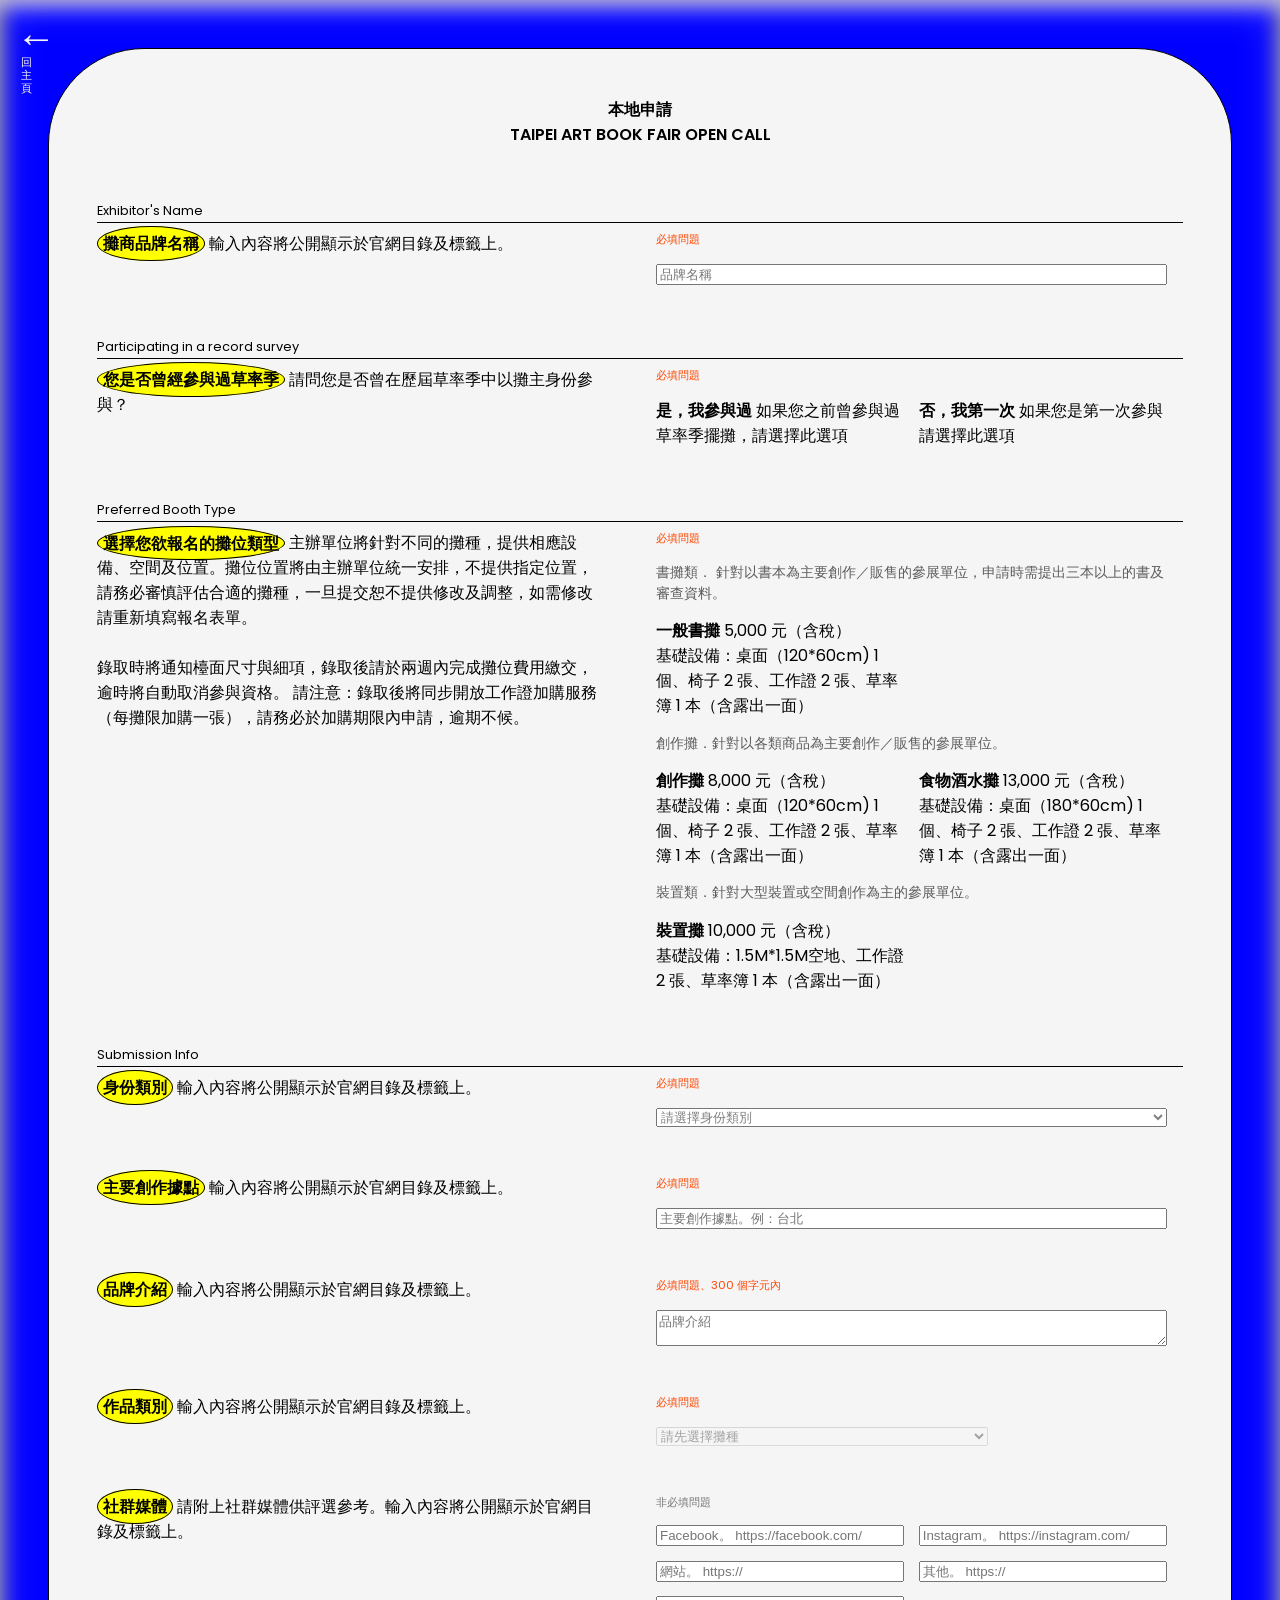
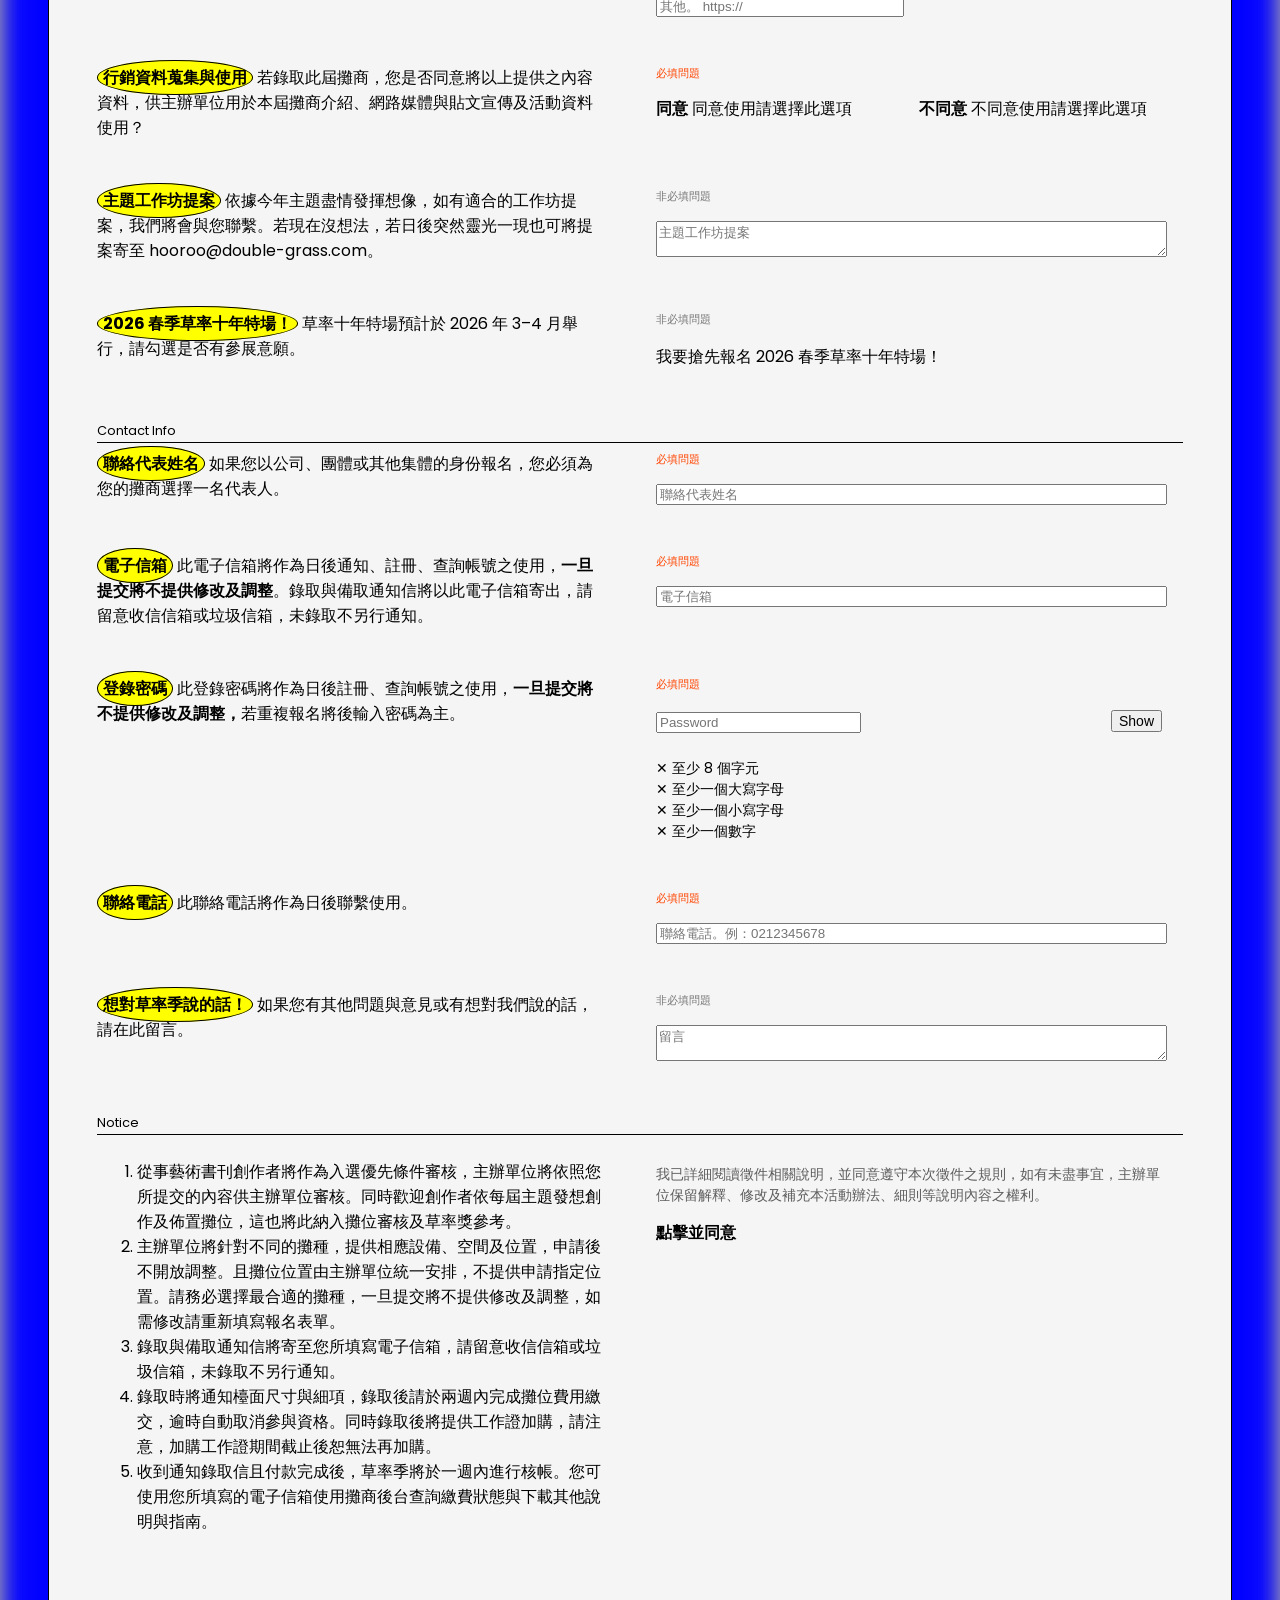
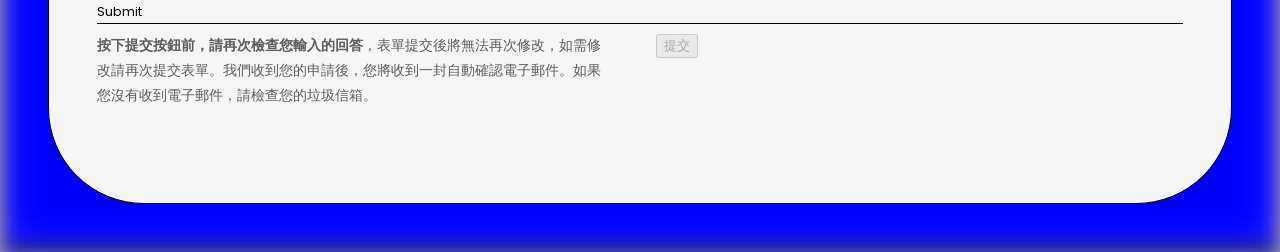
<file: localapplicationinvite.html>
<!DOCTYPE html>
<html lang="en">
  <head>
    <meta charset="UTF-8" />
    <!-- <meta
      http-equiv="Content-Security-Policy"
      content="default-src 'self'; 
             script-src 'self' 'unsafe-inline' https://www.google.com https://www.gstatic.com https://code.jquery.com https://www.googletagmanager.com; 
             style-src 'self' 'unsafe-inline'; 
             connect-src https://www.google-analytics.com https://script.google.com https://script.googleusercontent.com/;
             frame-src https://www.google.com;
             form-action 'self' https://docs.google.com;"
    />
    <meta
      name="description"
      content="草率季 Taipei Art Book Fair 本地申請表單，歡迎創作者、書店、出版商等報名參加。"
    />
    <meta
      name="keywords"
      content="草率季, Taipei Art Book Fair, 本地申請, 書展, 攤主, 報名"
    />
    <meta name="author" content="Taipei Art Book Fair" />

    <meta
      property="og:title"
      content="本地申請 - 草率季 Taipei Art Book Fair"
    />
    <meta
      property="og:description"
      content="草率季 Taipei Art Book Fair 本地申請表單，歡迎創作者、書店、出版商等報名參加。"
    />
    <meta property="og:type" content="website" />
    <meta
      property="og:url"
      content="https://taipeiartbookfair.github.io/localapplication.html"
    />
    <meta
      property="og:image"
      content="https://taipeiartbookfair.github.io/image/og-image.jpg"
    />

    <meta name="twitter:card" content="summary_large_image" />
    <meta
      name="twitter:title"
      content="本地申請 - 草率季 Taipei Art Book Fair"
    />
    <meta
      name="twitter:description"
      content="草率季 Taipei Art Book Fair 本地申請表單，歡迎創作者、書店、出版商等報名參加。"
    />
    <meta
      name="twitter:image"
      content="https://taipeiartbookfair.github.io/image/og-image.jpg"
    />

    <meta http-equiv="X-UA-Compatible" content="IE=edge" />

    <meta name="format-detection" content="telephone=no" />

    <link rel="apple-touch-icon" href="image/icon-1.ico" /> -->
    <meta name="viewport" content="width=device-width, initial-scale=1.0" />

    <title>本地申請 - 草率季Taipei Art Book Fair</title>
    <link rel="shortcut icon" href="image/icon-1.ico" />
    <link rel="stylesheet" href="css/opencall.css" />
    <link rel="stylesheet" href="css/font.css" />

    <!-- 圖靈測驗 -->
    <script
      src="https://www.google.com/recaptcha/api.js?hl=zh-TW"
      async
      defer
    ></script>
    <!-- Google tag (gtag.js) -->
    <script
      async
      src="https://www.googletagmanager.com/gtag/js?id=G-EPSXJPDH6L"
    ></script>
    <script>
      window.dataLayer = window.dataLayer || [];
      function gtag() {
        dataLayer.push(arguments);
      }
      gtag("js", new Date());

      gtag("config", "G-EPSXJPDH6L");
    </script>
  </head>
  <body>
    <iframe
      name="hidden_iframe"
      id="hidden_iframe"
      style="display: none"
    ></iframe>
    <div class="ETgohome">
      <a href="index.html">
        <div class="backhome">←</div>
        <div class="backhome-smalltext">回<br />主<br />頁</div></a
      >
    </div>

    <form
      id="BoothApplication"
      target="hidden_iframe"
      action="https://docs.google.com/forms/d/e/1FAIpQLSeQfsc_9GX_CjXIbTd6jknI0nBJ60KETLJNF5D7GEgYxwM_4w/formResponse"
      method="post"
    >
      <div style="font-size: 1rem; text-align: center; font-weight: 600">
        本地申請<br />TAIPEI ART BOOK FAIR OPEN CALL
      </div>
      <!-- <div style="font-size: 0.7rem; text-align: center; font-weight: 600">
        海外申請請移駕至 → <a href="overseaapplication.html">Oversea Panel</a>
      </div> -->
      <br /><br />
      <span class="description-header">Exhibitor's Name</span>
      <div class="module-form layout-form-columnized">
        <!--Exhibitor Name-->
        <div class="column">
          <span class="from-header">攤商品牌名稱</span>
          輸入內容將公開顯示於官網目錄及標籤上。
        </div>
        <div class="column layout-form-column-grid-1">
          <span class="from-description-header-ness">必填問題</span>
          <input
            class="form-input"
            name="entry.1159390039"
            placeholder="品牌名稱"
            maxlength="150"
            required
            pattern="^[\p{L}\p{N}\s!&quot;#$%&'()*+,\-./:;<=>?@[\\\]^_`{|}~]+$"
            title="請勿輸入特殊符號"
          />
        </div>
      </div>
      <span class="description-header">Participating in a record survey</span>
      <div class="module-form layout-form-columnized">
        <!--Participated In-->
        <div class="column">
          <span class="from-header">您是否曾經參與過草率季</span>
          請問您是否曾在歷屆草率季中以攤主身份參與？
        </div>
        <div class="column layout-form-column-grid-2">
          <span class="from-description-header-ness">必填問題</span>
          <input
            type="radio"
            class="form-input-radio"
            name="entry.1144386047"
            id="participatedin_Yes"
            value="參與"
            required
          />
          <label for="participatedin_Yes" class="form-label">
            <span class="from-label-header">是，我參與過</span>
            <span class="from-label-description-header">
              如果您之前曾參與過草率季擺攤，請選擇此選項
            </span>
          </label>
          <input
            type="radio"
            class="form-input-radio"
            name="entry.1144386047"
            id="participatedin_Firsttime"
            value="首次"
            required
          />
          <label for="participatedin_Firsttime" class="form-label">
            <span class="from-label-header">否，我第一次</span>
            <span class="from-label-description-header">
              如果您是第一次參與請選擇此選項
            </span>
          </label>
        </div>

        <!--Participated Years-->
        <div class="column question-ParticipatedYears">
          <span class="from-sub-header"
            >請告訴我們，您印象中曾參與過哪些年份</span
          >
          請選擇您印象中曾參與過往屆草率季擺攤的年份。
        </div>
        <div
          class="column layout-form-column-grid-4 question-ParticipatedYears"
        >
          <span class="from-description-header-ness">必填問題、可多選</span>
          <input
            type="checkbox"
            class="form-input-checkbox"
            name="entry.1734398784"
            id="ParticipatedYears_2016"
            value="2016"
          />
          <label for="ParticipatedYears_2016" class="form-label">
            <span class="from-label-header">2016</span>
            <span class="from-label-description-header">海綿</span>
          </label>
          <input
            type="checkbox"
            class="form-input-checkbox"
            name="entry.1734398784"
            id="ParticipatedYears_2017"
            value="2017"
          />
          <label for="ParticipatedYears_2017" class="form-label">
            <span class="from-label-header">2017</span>
            <span class="from-label-description-header">草藥</span>
          </label>
          <input
            type="checkbox"
            class="form-input-checkbox"
            name="entry.1734398784"
            id="ParticipatedYears_2018"
            value="2018"
          />
          <label for="ParticipatedYears_2018" class="form-label">
            <span class="from-label-header">2018</span>
            <span class="from-label-description-header">大爆炸</span>
          </label>
          <input
            type="checkbox"
            class="form-input-checkbox"
            name="entry.1734398784"
            id="ParticipatedYears_2019"
            value="2019"
          />
          <label for="ParticipatedYears_2019" class="form-label">
            <span class="from-label-header">2019</span>
            <span class="from-label-description-header">網起來</span>
          </label>
          <input
            type="checkbox"
            class="form-input-checkbox"
            name="entry.1734398784"
            id="ParticipatedYears_2020"
            value="2020"
          />
          <label for="ParticipatedYears_2020" class="form-label">
            <span class="from-label-header">2020</span>
            <span class="from-label-description-header">開天窗</span>
          </label>
          <input
            type="checkbox"
            class="form-input-checkbox"
            name="entry.1734398784"
            id="ParticipatedYears_2022"
            value="2022"
          />
          <label for="ParticipatedYears_2022" class="form-label">
            <span class="from-label-header">2022</span>
            <span class="from-label-description-header">面盆面紗面對面</span>
          </label>
          <input
            type="checkbox"
            class="form-input-checkbox"
            name="entry.1734398784"
            id="ParticipatedYears_2023"
            value="2023"
          />
          <label for="ParticipatedYears_2023" class="form-label">
            <span class="from-label-header">2023</span>
            <span class="from-label-description-header">一直滑下去</span>
          </label>
          <input
            type="checkbox"
            class="form-input-checkbox"
            name="entry.1734398784"
            id="ParticipatedYears_2024"
            value="2024"
          />
          <label for="ParticipatedYears_2024" class="form-label">
            <span class="from-label-header">2024</span>
            <span class="from-label-description-header">沒有錯</span>
          </label>
        </div>
      </div>

      <span class="description-header">Preferred Booth Type</span>
      <div class="module-form layout-form-columnized">
        <!--Preferred Booth Type-->
        <div class="column">
          <span class="from-header">選擇您欲報名的攤位類型</span>
          主辦單位將針對不同的攤種，提供相應設備、空間及位置。攤位位置將由主辦單位統一安排，不提供指定位置，
          請務必審慎評估合適的攤種，一旦提交恕不提供修改及調整，如需修改請重新填寫報名表單。
          <br />
          <br />
          錄取時將通知檯面尺寸與細項，錄取後請於兩週內完成攤位費用繳交，逾時將自動取消參與資格。
          請注意：錄取後將同步開放工作證加購服務（每攤限加購一張），請務必於加購期限內申請，逾期不候。
        </div>
        <div class="column layout-form-column-grid-2">
          <span class="from-description-header-ness">必填問題</span>
          <span class="from-description-header">
            書攤類．
            針對以書本為主要創作／販售的參展單位，申請時需提出三本以上的書及審查資料。
          </span>
          <input
            type="radio"
            class="form-input-radio"
            name="entry.133172086"
            id="PreferredBoothType_LargeBookStalls"
            value="書攤"
            required
          />
          <label for="PreferredBoothType_LargeBookStalls" class="form-label">
            <span class="from-label-header">一般書攤</span>
            <span class="from-label-sub-header">5,000 元（含稅）</span><br />
            <span class="from-label-description-header">
              基礎設備：桌面（120*60cm) 1 個、椅子 2 張、工作證 2 張、草率簿 1
              本（含露出一面）
            </span>
          </label>

          <span class="from-description-header">
            創作攤．針對以各類商品為主要創作／販售的參展單位。
          </span>
          <input
            type="radio"
            class="form-input-radio"
            name="entry.133172086"
            id="PreferredBoothType_CreativeProducts"
            value="創作商品"
            required
          />
          <label for="PreferredBoothType_CreativeProducts" class="form-label">
            <span class="from-label-header">創作攤</span>
            <span class="from-label-sub-header">8,000 元（含稅）</span><br />
            <span class="from-label-description-header">
              基礎設備：桌面（120*60cm) 1 個、椅子 2 張、工作證 2 張、草率簿 1
              本（含露出一面）
            </span>
          </label>
          <input
            type="radio"
            class="form-input-radio"
            name="entry.133172086"
            id="PreferredBoothType_FoodBeverages"
            value="食物酒水"
            required
          />
          <label for="PreferredBoothType_FoodBeverages" class="form-label">
            <span class="from-label-header">食物酒水攤</span>
            <span class="from-label-sub-header">13,000 元（含稅）</span><br />
            <span class="from-label-description-header">
              基礎設備：桌面（180*60cm) 1 個、椅子 2 張、工作證 2 張、草率簿 1
              本（含露出一面）
            </span>
          </label>

          <span class="from-description-header">
            裝置類．針對大型裝置或空間創作為主的參展單位。
          </span>
          <input
            type="radio"
            class="form-input-radio"
            name="entry.133172086"
            id="PreferredBoothType_Curation"
            value="裝置類"
            required
          />
          <label for="PreferredBoothType_Curation" class="form-label">
            <span class="from-label-header">裝置攤</span>
            <span class="from-label-sub-header">10,000 元（含稅） </span><br />
            <span class="from-label-description-header">
              基礎設備：1.5M*1.5M空地、工作證 2 張、草率簿 1 本（含露出一面）
            </span>
          </label>
        </div>
      </div>

      <span class="description-header">Submission Info</span>
      <div class="module-form layout-form-columnized">
        <!--Role-->
        <div class="column">
          <span class="from-header">身份類別</span>
          輸入內容將公開顯示於官網目錄及標籤上。
        </div>
        <div class="column layout-form-column-grid-1">
          <span class="from-description-header-ness">必填問題</span>
          <select
            class="form-input"
            name="entry.2022316464"
            required
            style="color: grey"
            onchange="this.style.color = this.value ? 'black' : 'grey';"
          >
            <option value="" disabled selected hidden>請選擇身份類別</option>
            <option value="a0 Creator">a0 Creator 創作者</option>
            <option value="a1 Bookstore">a1 Bookstore 書店</option>
            <option value="a2 Publisher/Press">
              a2 Publisher/Press 出版商
            </option>
            <option value="a3 Printing/Paper">
              a3 Printing/Paper 印刷廠/紙廠
            </option>
            <option value="a4 Cultural Institution">
              a4 Cultural Institution 文化機構
            </option>
            <option value="a5 Select Shop">a5 Select Shop 選品店</option>
            <option value="a6 Group/Structure">a6 Group/Structure 團體</option>
          </select>
        </div>

        <!--Nationality-->
        <div class="column">
          <span class="from-header">主要創作據點</span>
          輸入內容將公開顯示於官網目錄及標籤上。
        </div>
        <div class="column layout-form-column-grid-1">
          <span class="from-description-header-ness">必填問題</span>
          <input
            class="form-input"
            name="entry.637996839"
            placeholder="主要創作據點。例：台北"
            maxlength="100"
            required
          />
        </div>

        <!--Bio-->
        <div class="column">
          <span class="from-header">品牌介紹</span>
          輸入內容將公開顯示於官網目錄及標籤上。
        </div>
        <div class="column layout-form-column-grid-1">
          <span class="from-description-header-ness"
            >必填問題、300 個字元內</span
          >
          <textarea
            class="form-input-textarea"
            name="entry.1877870250"
            placeholder="品牌介紹"
            maxlength="1000"
            required
          ></textarea>
        </div>

        <!-- 作品類別 -->
        <div class="column" id="workcat">
          <span class="from-header">作品類別</span>
          <span style="color: red"></span>輸入內容將公開顯示於官網目錄及標籤上。
        </div>
        <div class="column layout-form-column-grid-1" id="workcat2">
          <span class="from-description-header-ness" style="display: block"
            >必填問題</span
          >
          <select
            id="sub-category"
            name="entry.1482635628"
            required
            disabled
            style="color: grey; max-width: 65%"
          >
            <option value="" disabled selected hidden>請先選擇攤種</option>
          </select>
        </div>

        <!--Product Links-->
        <div
          class="column question-ProductLinks"
          id="productLink"
          style="display: none"
        >
          <span class="from-header">販售商品描述</span>
          請簡述您攤位準備販售之商品品項。
        </div>
        <div
          class="column layout-form-column-grid-1 question-ProductLinks"
          id="productLink-l"
          style="display: none"
        >
          <span class="from-description-header-ness">必填問題</span><br />
          <textarea
            class="form-input-textarea"
            name="entry.1111437113"
            placeholder="商品品項。例：五金雕塑、鑰匙圈、飲品⋯⋯"
            maxlength="1000"
            style="width: 100%"
          ></textarea>
        </div>
        <!-- work link -->
        <div
          class="column question-WorkLinks"
          id="uploadArtwork"
          style="display: none"
        >
          <span class="from-header">作品上傳</span>
          <span id="port-description">
            報名「一般書攤」之單位，請提供已發行或預計發行之書籍相關作品。（不包含記事本、日月曆、明信片等輸出物），如提供之內容未達到錄取書攤類之標準，主辦單位將視情況條件式錄取其他攤種。
            從事藝術書刊創作者將作為入選優先條件審核，主辦單位將依照您所提交的內容供主辦單位審核。<br /><br />
            同時歡迎創作者依每屆主題發想創作及佈置攤位，這也將此納入攤位審核及草率獎參考。
          </span>
        </div>
        <div
          class="column layout-form-column-grid-1 question-ProductLinks"
          id="uploadArtwork-l"
          style="display: none"
        >
          <span class="from-description-header-ness">
            必填問題，請上傳<strong>一份合併好的 PDF 檔案</strong
            >，上限為<strong>最多 10 頁 A4、檔案大小不超過 8MB</strong
            >。請勿上傳多個 PDF，如有多頁內容，請合併成<u>一份 PDF 上傳</u
            >。 </span
          ><br />
          <div class="upload-container">
            <input type="file" id="fileInput" name="file" />
            <input
              type="hidden"
              name="entry.715764736"
              id="uploadedFileUrl"
              value="some-unique-id-or-timestamp"
            />
            <input type="hidden" name="category" value="artwork" />
          </div>
        </div>

        <!--Plan Links-->
        <div
          class="column question-PlanLinks"
          id="proposalLink"
          style="display: none"
        >
          <span class="from-header">企劃書連結</span>
          內需包含裝置草圖、計畫說明、創作者介紹、作品介紹、販售清單⋯⋯等內容
        </div>
        <div
          class="column layout-form-column-grid-1 question-PlanLinks"
          id="proposalLink-l"
          style="display: none"
        >
          <span class="from-description-header-ness">
            必填問題，請上傳<strong>一份合併好的 PDF 檔案</strong
            >，上限為<strong>最多 10 頁 A4、檔案大小不超過 8MB</strong
            >。請勿上傳多個 PDF，如有多頁內容，請合併成<u>一份 PDF 上傳</u
            >。 </span
          ><br />
          <div class="upload-container">
            <input type="file" id="fileInput2" name="file" />
            <input
              type="hidden"
              name="entry.1801583093"
              id="uploadedFileUrl2"
              value="some-unique-id-or-timestamp"
            />
            <input type="hidden" name="category" value="proposal" />
          </div>
        </div>

        <!--Social Media-->
        <div class="column">
          <span class="from-header">社群媒體</span>
          請附上社群媒體供評選參考。輸入內容將公開顯示於官網目錄及標籤上。
        </div>
        <div class="column layout-form-column-grid-2">
          <span class="from-description-header-ness-no">非必填問題</span>
          <input
            type="url"
            class="form-input"
            name="entry.1361490241"
            placeholder="Facebook。 https://facebook.com/"
            maxlength="1500"
          />
          <input
            type="url"
            class="form-input"
            name="entry.138567696"
            placeholder="Instagram。 https://instagram.com/"
            maxlength="1500"
          />
          <input
            type="url"
            class="form-input"
            name="entry.699732974"
            placeholder="網站。 https://"
            maxlength="3000"
          />
          <input
            type="url"
            class="form-input"
            name="entry.2050899252"
            placeholder="其他。 https://"
            maxlength="3000"
          />
          <input
            type="url"
            class="form-input"
            name="entry.830227276"
            placeholder="其他。 https://"
            maxlength="3000"
          />
        </div>

        <!--Promotion Content-->
        <div class="column">
          <span class="from-header">行銷資料蒐集與使用</span>
          若錄取此屆攤商，您是否同意將以上提供之內容資料，供主辦單位用於本屆攤商介紹、網路媒體與貼文宣傳及活動資料使用？
        </div>
        <div class="column layout-form-column-grid-2">
          <span class="from-description-header-ness">必填問題</span>
          <input
            type="radio"
            class="form-input-radio"
            name="entry.7322984"
            id="PromotionContent_Agree"
            value="同意"
            required
          />
          <label for="PromotionContent_Agree" class="form-label">
            <span class="from-label-header">同意</span>
            <span class="from-label-description-header"
              >同意使用請選擇此選項</span
            >
          </label>
          <input
            type="radio"
            class="form-input-radio"
            name="entry.7322984"
            id="PromotionContent_Disagree"
            value="不同意"
            required
          />
          <label for="PromotionContent_Disagree" class="form-label">
            <span class="from-label-header">不同意</span>
            <span class="from-label-description-header"
              >不同意使用請選擇此選項</span
            >
          </label>
        </div>

        <!--Insufficient Information-->
        <div class="column question-InsufficientInformation">
          <span class="from-sub-header">當攤商行銷資料不足時</span>
          您否同意草率季團隊使用、分享您所提供之
          Instagram、Facebook、網站⋯⋯等內容用於本屆攤商介紹、網路媒體與貼文宣傳及活動資料使用？
        </div>
        <div
          class="column layout-form-column-grid-2 question-InsufficientInformation"
        >
          <span class="from-description-header-ness">必填問題</span>
          <input
            type="radio"
            class="form-input-radio"
            name="entry.1214650515"
            id="InsufficientInformation_Agree"
            value="同意"
          />
          <label for="InsufficientInformation_Agree" class="form-label">
            <span class="from-label-header">同意</span>
            <span class="from-label-description-header"
              >同意使用請選擇此選項</span
            >
          </label>
          <input
            type="radio"
            class="form-input-radio"
            name="entry.1214650515"
            id="InsufficientInformation_Disagree"
            value="不同意"
          />
          <label for="InsufficientInformation_Disagree" class="form-label">
            <span class="from-label-header">不同意</span>
            <span class="from-label-description-header"
              >不同意使用請選擇此選項</span
            >
          </label>
        </div>

        <!--Workshop Proposal-->
        <div class="column">
          <span class="from-header">主題工作坊提案</span>
          依據今年主題盡情發揮想像，如有適合的工作坊提案，我們將會與您聯繫。若現在沒想法，若日後突然靈光一現也可將提案寄至
          hooroo@double-grass.com。
        </div>
        <div class="column layout-form-column-grid-1">
          <span class="from-description-header-ness-no">非必填問題</span>
          <textarea
            class="form-input-textarea"
            name="entry.1347561831"
            placeholder="主題工作坊提案"
            maxlength="1000"
          ></textarea>
        </div>

        <!-- 十年特場 -->
        <div class="column">
          <span class="from-header">2026 春季草率十年特場！</span>
          草率十年特場預計於 2026 年 3–4 月舉行，請勾選是否有參展意願。
        </div>

        <div class="column layout-form-column-grid-1">
          <span class="from-description-header-ness-no">非必填問題</span>
          <input
            type="checkbox"
            class="form-input-checkbox"
            name="entry.1381238601"
            id="early_signup_2026"
            value="要報名"
          />
          <label for="early_signup_2026" class="form-label-10y">
            我要搶先報名 2026 春季草率十年特場！
          </label>
        </div>
      </div>

      <span class="description-header">Contact Info</span>
      <div class="module-form layout-form-columnized">
        <!--Name of Person in Charge-->
        <div class="column">
          <span class="from-header">聯絡代表姓名</span>
          如果您以公司、團體或其他集體的身份報名，您必須為您的攤商選擇一名代表人。
        </div>
        <div class="column layout-form-column-grid-1">
          <span class="from-description-header-ness">必填問題</span>
          <input
            autocomplete="name"
            class="form-input"
            name="entry.1522532449"
            placeholder="聯絡代表姓名"
            maxlength="100"
            required
          />
        </div>

        <!--Email-->
        <div class="column">
          <span class="from-header">電子信箱</span>
          此電子信箱將作為日後通知、註冊、查詢帳號之使用，<strong>一旦提交將不提供修改及調整</strong>。錄取與備取通知信將以此電子信箱寄出，請留意收信信箱或垃圾信箱，未錄取不另行通知。
        </div>
        <div class="column layout-form-column-grid-1">
          <span class="from-description-header-ness">必填問題</span>
          <input
            type="email"
            autocomplete="email"
            class="form-input"
            name="entry.529156755"
            id="email-input"
            placeholder="電子信箱"
            maxlength="500"
            required
          />
          <div
            id="email-error"
            style="color: plum; display: none; font-size: 13px"
          >
            請輸入有效的電子信箱，例如：example@gmail.com
          </div>
        </div>

        <!--Password-->
        <div class="column">
          <span class="from-header">登錄密碼</span>
          此登錄密碼將作為日後註冊、查詢帳號之使用，<strong>一旦提交將不提供修改及調整，</strong>若重複報名將後輸入密碼為主。
        </div>
        <div class="column layout-form-column-grid-1">
          <span class="from-description-header-ness">必填問題</span>
          <div style="position: relative">
            <input
              id="password"
              type="password"
              autocomplete="off"
              class="form-input"
              name="entry.174970451"
              placeholder="Password"
              maxlength="500"
              required
              style="padding-right: 30px"
            />
            <button
              type="button"
              id="togglePassword"
              style="
                position: absolute;
                right: 5px;
                top: 50%;
                transform: translateY(-50%);
                font-size: 14px;
              "
            >
              Show
            </button>
          </div>

          <div id="password-rules" style="margin-top: 8px; font-size: 14px">
            <div id="length-rule">✕ 至少 8 個字元</div>
            <div id="uppercase-rule">✕ 至少一個大寫字母</div>
            <div id="lowercase-rule">✕ 至少一個小寫字母</div>
            <div id="number-rule">✕ 至少一個數字</div>
          </div>
        </div>

        <!--Telephone Number-->
        <div class="column">
          <span class="from-header">聯絡電話</span>
          此聯絡電話將作為日後聯繫使用。
        </div>
        <div class="column layout-form-column-grid-1">
          <span class="from-description-header-ness">必填問題</span>
          <input
            autocomplete="tel"
            class="form-input"
            name="entry.1057735065"
            placeholder="聯絡電話。例：0212345678"
            maxlength="50"
            required
          />
        </div>

        <!--Further Questions-->
        <div class="column">
          <span class="from-header">想對草率季說的話！</span>
          如果您有其他問題與意見或有想對我們說的話，請在此留言。
        </div>
        <div class="column layout-form-column-grid-1">
          <span class="from-description-header-ness-no">非必填問題</span>
          <textarea
            class="form-input-textarea"
            name="entry.2019239800"
            placeholder="留言"
            maxlength="1000"
          ></textarea>
        </div>
      </div>

      <span class="description-header">Notice</span>
      <div class="module-form layout-form-columnized">
        <div class="column">
          <ol class="from-ol">
            <li>
              從事藝術書刊創作者將作為入選優先條件審核，主辦單位將依照您所提交的內容供主辦單位審核。同時歡迎創作者依每屆主題發想創作及佈置攤位，這也將此納入攤位審核及草率獎參考。
            </li>
            <li>
              主辦單位將針對不同的攤種，提供相應設備、空間及位置，申請後不開放調整。且攤位位置由主辦單位統一安排，不提供申請指定位置。請務必選擇最合適的攤種，一旦提交將不提供修改及調整，如需修改請重新填寫報名表單。
            </li>
            <li>
              錄取與備取通知信將寄至您所填寫電子信箱，請留意收信信箱或垃圾信箱，未錄取不另行通知。
            </li>
            <li>
              錄取時將通知檯面尺寸與細項，錄取後請於兩週內完成攤位費用繳交，逾時自動取消參與資格。同時錄取後將提供工作證加購，請注意，加購工作證期間截止後恕無法再加購。
            </li>
            <li>
              收到通知錄取信且付款完成後，草率季將於一週內進行核帳。您可使用您所填寫的電子信箱使用攤商後台查詢繳費狀態與下載其他說明與指南。
            </li>
          </ol>
        </div>
        <div class="column layout-form-column-grid-2">
          <span class="from-description-header">
            <br />
            我已詳細閱讀徵件相關說明，並同意遵守本次徵件之規則，如有未盡事宜，主辦單位保留解釋、修改及補充本活動辦法、細則等說明內容之權利。
          </span>
          <input
            type="checkbox"
            class="form-input-checkbox from-input-Agre"
            id="InformationRulesAgree"
            value=""
            required
          />
          <label for="InformationRulesAgree" class="form-label from-label-Agre">
            <span class="from-label-header">點擊並同意</span>
          </label>
        </div>
      </div>
      <span class="description-header">Submit</span>
      <div class="module-form layout-form-columnized">
        <div class="column">
          <span class="from-description-header">
            <strong>按下提交按鈕前，請再次檢查您輸入的回答</strong
            >，表單提交後將無法再次修改，如需修改請再次提交表單。我們收到您的申請後，您將收到一封自動確認電子郵件。如果您沒有收到電子郵件，請檢查您的垃圾信箱。
          </span>
        </div>
        <div class="column">
          <div
            class="g-recaptcha"
            data-sitekey="6Ld5yzUrAAAAANxGXgmtKuR3reXVdstBSKRu-iOO"
            data-callback="onRecaptchaSuccess"
            data-expired-callback="onRecaptchaExpired"
            data-error-callback="onRecaptchaError"
          ></div>
          <div
            id="form-error"
            style="display: none; color: plum; margin-top: 1em"
          ></div>
          <button
            type="submit"
            class="button-from-submit"
            id="submitButton"
            value="submit"
            disabled
          >
            提交
          </button>
        </div>
      </div>
    </form>

    <script src="js/upload.js"></script>
    <script src="js/identity2.js"></script>
    <script src="js/main.js"></script>
    <!-- <script src="js/jump.js"></script> -->
    <script src="js/yes.js"></script>
    <script src="js/password.js"></script>
    <!-- <script src="hide.js"></script> -->
  </body>
</html>
</file>
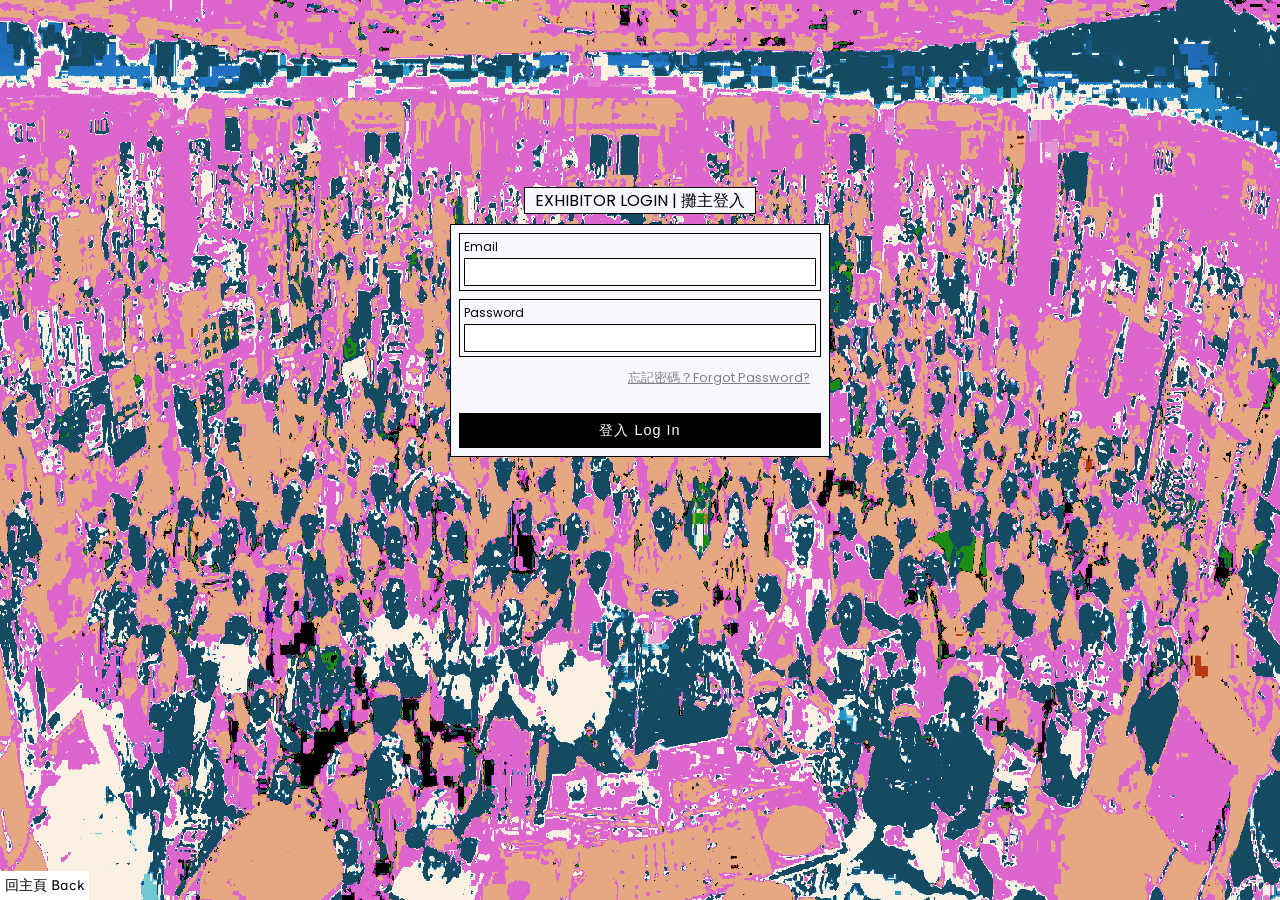
<file: login.html>
<!DOCTYPE html>
<html lang="en">
  <head>
    <meta charset="UTF-8" />
    <meta name="viewport" content="width=device-width, initial-scale=1.0" />
    <meta
      http-equiv="Content-Security-Policy"
      content="default-src 'self'; 
             script-src 'self' 'unsafe-inline' https://www.google.com https://www.gstatic.com https://code.jquery.com https://www.googletagmanager.com; 
             style-src 'self' 'unsafe-inline'; 
             connect-src https://www.google-analytics.com https://script.google.com https://script.googleusercontent.com/;
             frame-src https://www.google.com;"
    />

    <title>Login - 草率季Taipei Art Book Fair</title>
    <!-- <link rel="stylesheet" href="style.css" /> -->
    <link rel="stylesheet" href="css/font.css" />
    <link rel="shortcut icon" href="image/icon-1.ico" />

    <!-- Google tag (gtag.js) -->
    <script
      async
      src="https://www.googletagmanager.com/gtag/js?id=G-EPSXJPDH6L"
    ></script>
    <script>
      window.dataLayer = window.dataLayer || [];
      function gtag() {
        dataLayer.push(arguments);
      }
      gtag("js", new Date());

      gtag("config", "G-EPSXJPDH6L");
    </script>
    <style>
      body {
        margin: 0;
        padding: 0;
        font-family: "Poppins", sans-serif;
        /* background: whitesmoke; */
        overflow: hidden;
        position: relative;
        background-color: #f2f2f2;
      }

      .login-wrapper {
        display: flex;
        flex-direction: column;
        align-items: center;
        justify-content: center;
        height: 70vh;
        padding: 0 10px;
      }

      h2 {
        font-size: 1rem;
        font-weight: normal;
        text-transform: uppercase;
        margin-bottom: 10px;
        padding-left: 10px;
        padding-right: 10px;
        color: black;
        background-color: ghostwhite;
        border: 1px solid black;
        text-align: left;
      }

      .login-form {
        display: flex;
        flex-direction: column;
        width: 100%;
        max-width: 380px;
        padding: 8px;
        box-sizing: border-box;
        border: 1px solid black;
        background-color: ghostwhite;
      }

      .input-box {
        display: flex;
        flex-direction: column;
        margin-bottom: 8px;
        padding: 4px;
        border: 1px solid #000;
      }

      .input-box label {
        font-size: 12px;
        color: black;
        margin-bottom: 2px;
      }

      .input-box input {
        padding: 6px;
        font-size: 12px;
        border: 1px solid #000;
        /* background: linear-gradient(
          100deg,
          rgb(78, 78, 78) 0%,
          rgba(255, 255, 255, 1) 2%,
          rgba(222, 222, 222, 1) 10%,
          rgba(255, 255, 255, 1) 21%,
          rgba(255, 255, 255, 1) 38%,
          rgba(227, 227, 227, 1) 70%,
          rgba(237, 235, 235, 1) 79%,
          rgba(255, 255, 255, 1) 82%,
          rgba(174, 174, 174, 1) 99%,
          rgb(61, 61, 61) 100%
        ); */
      }

      .input-box input:focus {
        background-color: olive;
        outline: none;
      }

      .sub-actions {
        display: flex;
        justify-content: flex-end;
        margin-top: 4px;
        padding-right: 6px;
      }

      .fp {
        text-decoration: underline;
        font-size: 11px;
        color: black;
      }

      .submit-box {
        display: flex;
        justify-content: center;
        margin-top: 10px;
      }

      button {
        padding: 8px;
        background-color: black;
        color: white;
        border: none;
        width: 100%;
        text-align: center;
        cursor: pointer;
        letter-spacing: 1px;
        font-size: 0.9rem;
      }

      button:hover {
        color: palegreen;
        background-color: olive;
      }

      .bgimg {
        filter: saturate(500) hue-rotate(185deg) contrast(200%) brightness(90%)
          sepia(25%);
        position: fixed;
        z-index: -50;
        width: 100vw;
        height: 100vh;
        -webkit-user-drag: none;
        top: 0;
        left: 0;
      }
      .fp {
        padding-left: 5px;
        padding-right: 5px;
        font-size: 0.8rem;
        text-decoration: underline;
        color: grey;
        display: inline-block;
        /* background: linear-gradient(
          0deg,
          rgb(78, 78, 78) 0%,
          rgba(255, 255, 255, 1) 2%,
          rgba(222, 222, 222, 1) 18%,
          rgba(255, 255, 255, 1) 21%,
          rgba(255, 255, 255, 1) 46%,
          rgba(227, 227, 227, 1) 53%,
          rgba(237, 235, 235, 1) 79%,
          rgba(255, 255, 255, 1) 82%,
          rgba(174, 174, 174, 1) 99%,
          rgb(61, 61, 61) 100%
        ); */
        margin-bottom: 1rem;
      }
      .back {
        font-size: 0.9rem;
        font-family: "Inclusive Sans", sans-serif;
        overflow: hidden;
        color: black;
        background-color: white;
        white-space: nowrap;
        position: fixed;
        bottom: 0px;
        left: 0px;
        padding: 5px;
        text-align: center;
        font-weight: 500;
        cursor: pointer;
        z-index: 1000;
      }
      ::selection {
        color: palegreen;
        background-color: olive;
      }
      #login-loading {
        display: none;
        width: 100%;
        max-width: 380px;
        text-align: left;
        color: ghostwhite;
        margin-top: 8px;
        font-size: 1.2rem;
        text-shadow: 2px 1px 0 blue, -0.5px -0.5px 0 blueviolet;
      }
      .undermaintenance {
        position: fixed;
        top: 0;
        left: 0;
        width: 100%;
        height: 100%;
        background-color: rgba(0, 0, 0, 1);
        z-index: 1000;
      }

      .undermaintenance p {
        color: white;
        font-size: 1rem;
        text-align: center;
        margin-top: 20%;
      }

    </style>
  </head>
  <body>
    <!-- <div class="undermaintenance">
      <p>徵件期間，攤商管理頁面暫停開放。<br />
        The exhibitor management page will be temporarily closed during the open-call period.<br />
    </div> -->
    <img
      draggable="false"
      (dragstart)="false;"
      class="bgimg"
      id="sasa"
      src="image/bgimg4.jpg"
    />
    <div class="login-wrapper">
      <h2>Exhibitor Login | 攤主登入</h2>
      <form action="/login" method="POST" class="login-form">
        <div class="input-box">
          <label for="email">Email</label>
          <input type="text" name="Email" id="email" required />
        </div>
        <div class="input-box">
          <label for="password">Password</label>
          <input type="password" name="password" id="password" required />
        </div>
        <div class="sub-actions">
          <a href="forgotpassword.html" class="fp"
            >忘記密碼？Forgot Password?</a
          >
        </div>
        <div class="submit-box">
          <button type="submit">登入 Log In</button>
        </div>
      </form>
      <div id="login-loading" style="cursor: pointer; position: relative">
        資料讀取中 / Loading data...
        <img
          id="fetch-sticker"
          src="image/meangirls-fetching.png"
          alt="fetching"
          style="
            display: none;
            position: absolute;
            left: 0;
            top: 1.8em;
            width: 100px;
            z-index: 10;
            margin-top: 0;
          "
        />
      </div>
    </div>
    <a href="https://taipeiartbookfair.com/"><div class="back">回主頁 Back</div></a>
    <script src="js/cookie.js"></script>
    <script src="js/login.js"></script>
    <script>
      const loadingDiv = document.getElementById("login-loading");
      const sticker = document.getElementById("fetch-sticker");

      loadingDiv.addEventListener("click", function (e) {
        sticker.style.display = "block";
      });
    </script>
  </body>
</html>
</file>
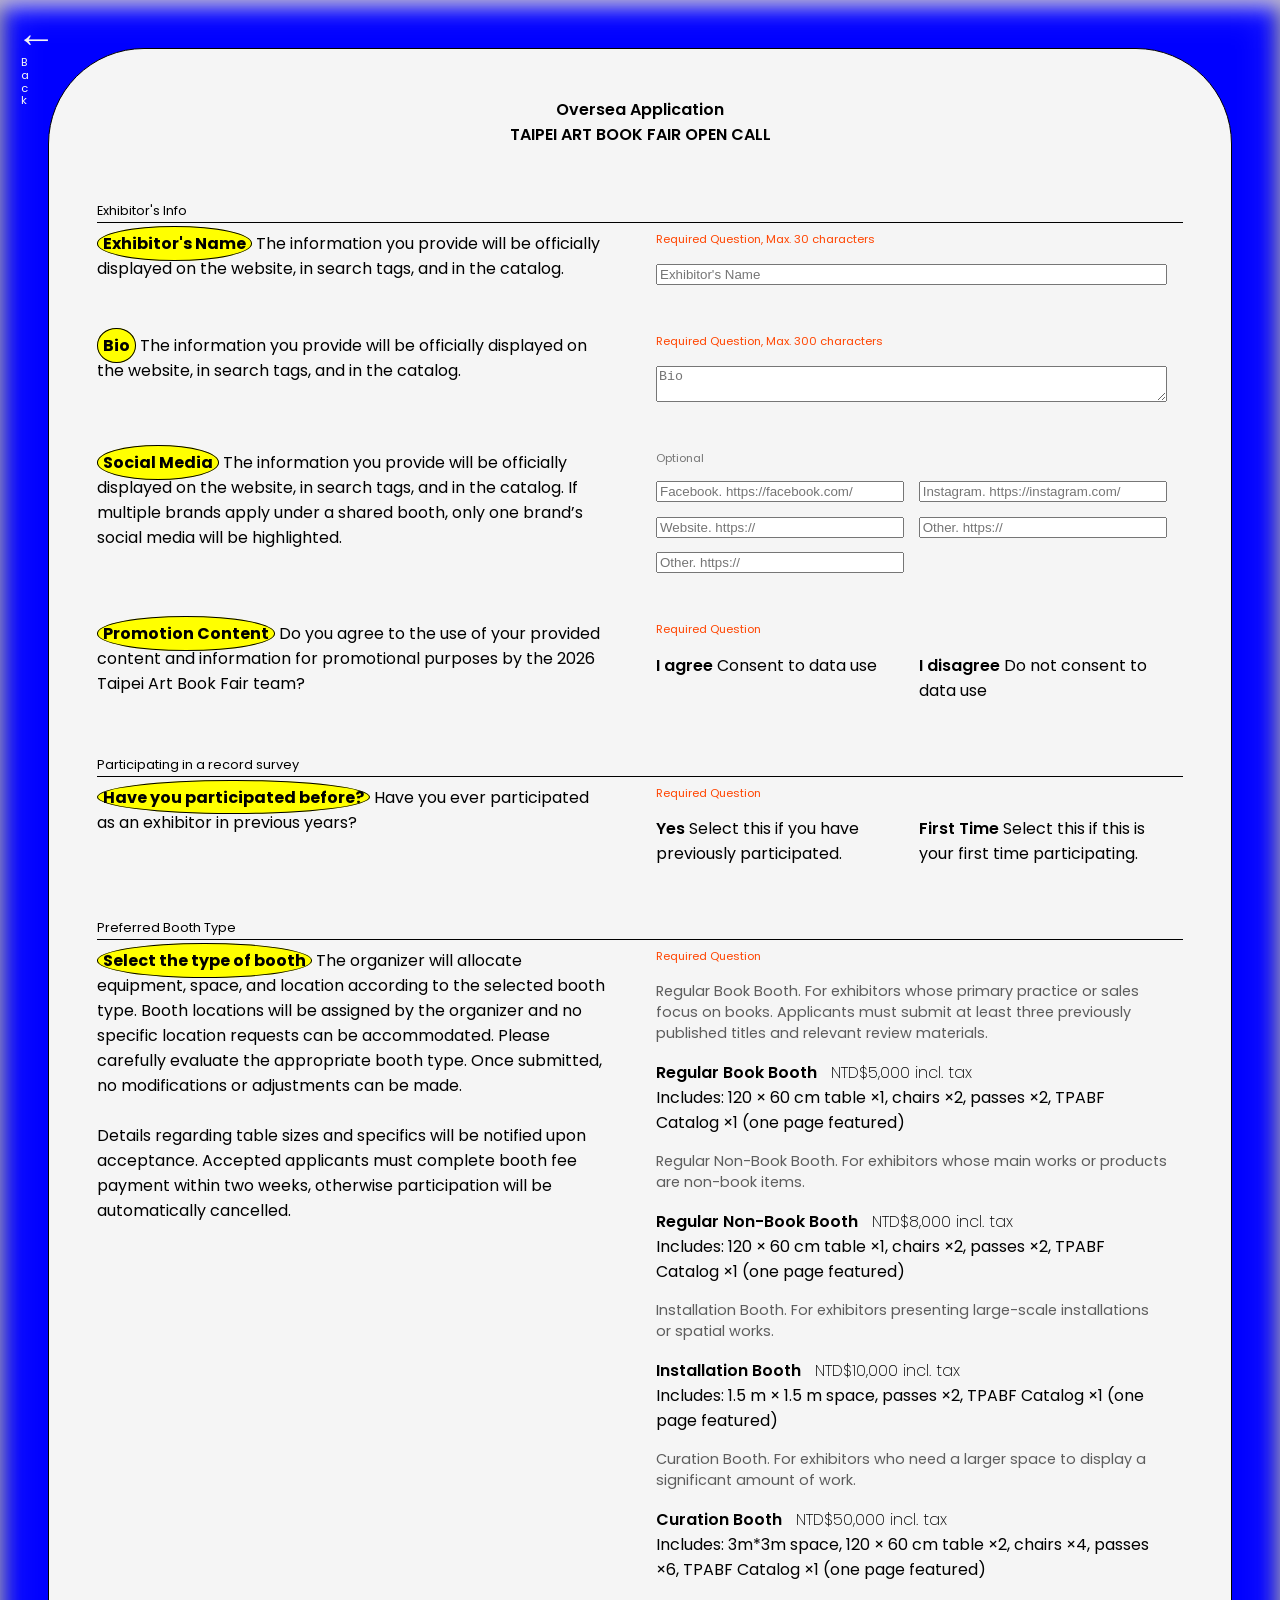
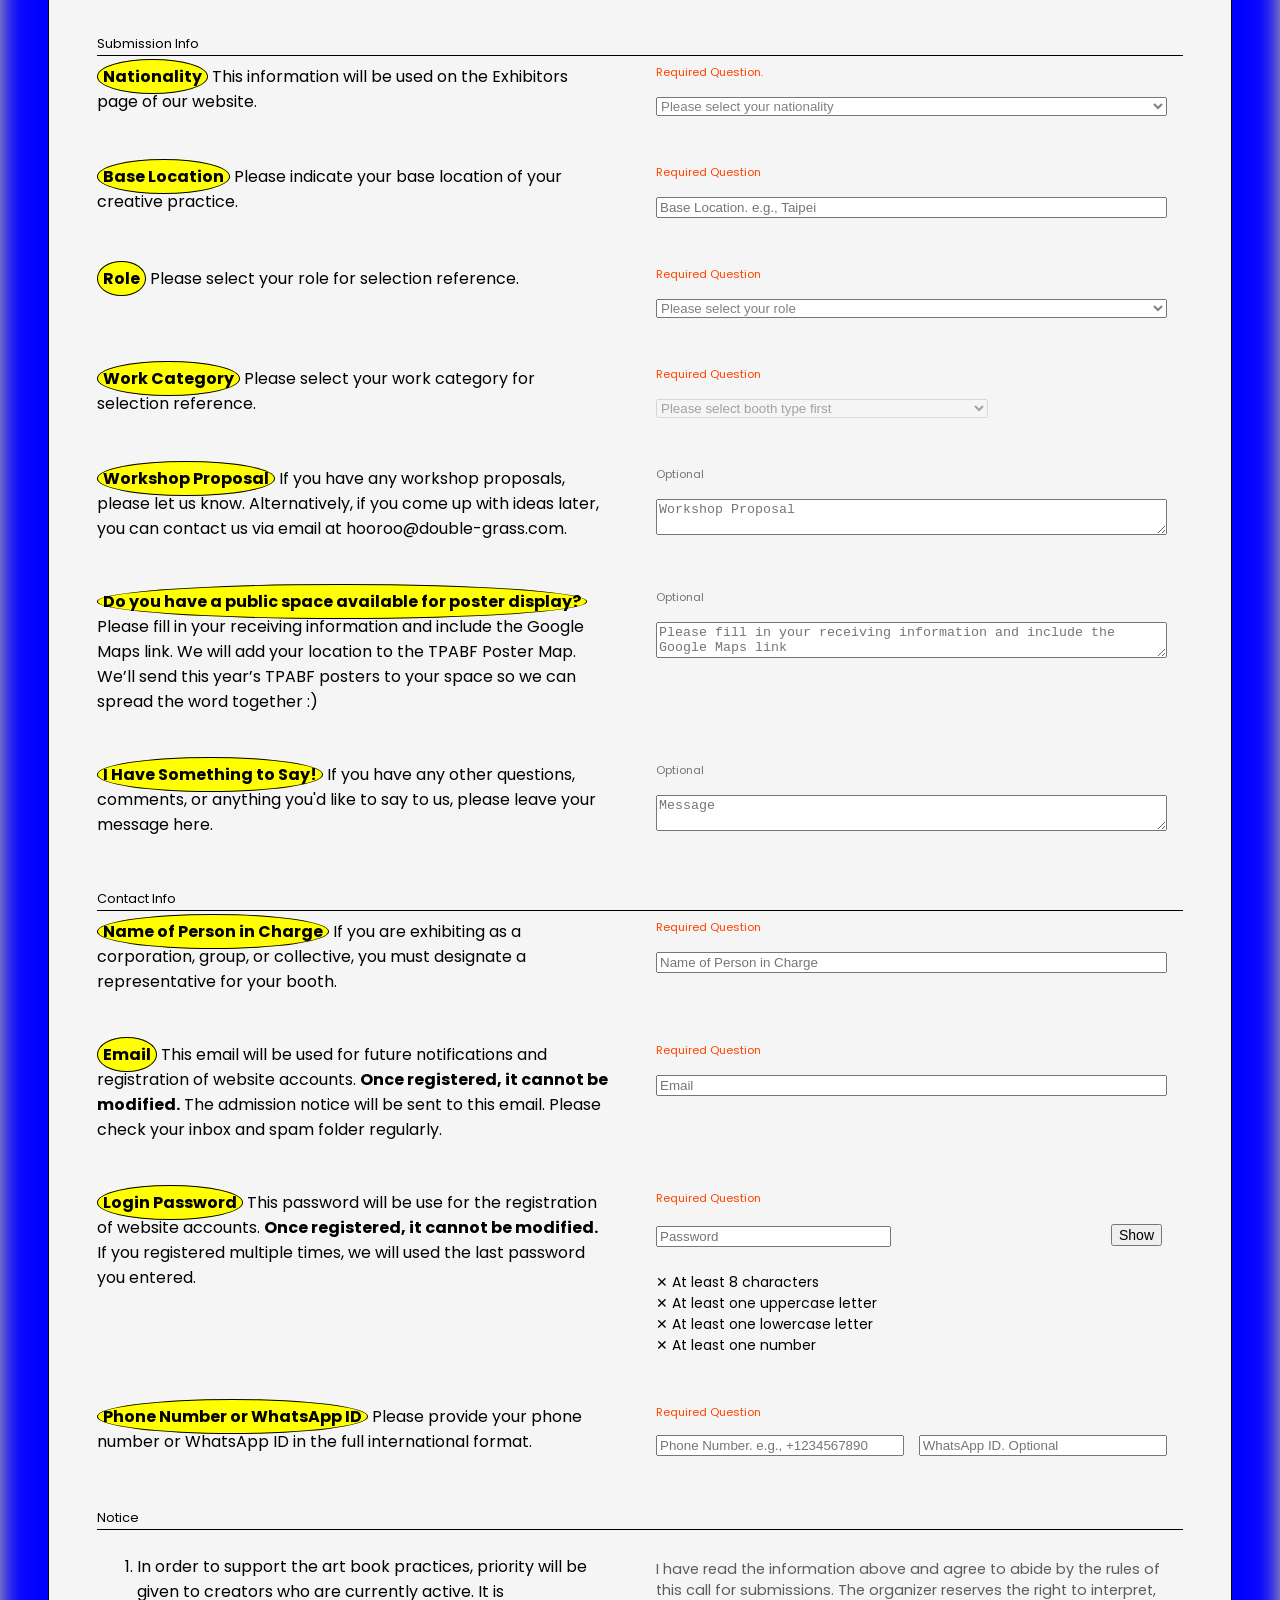
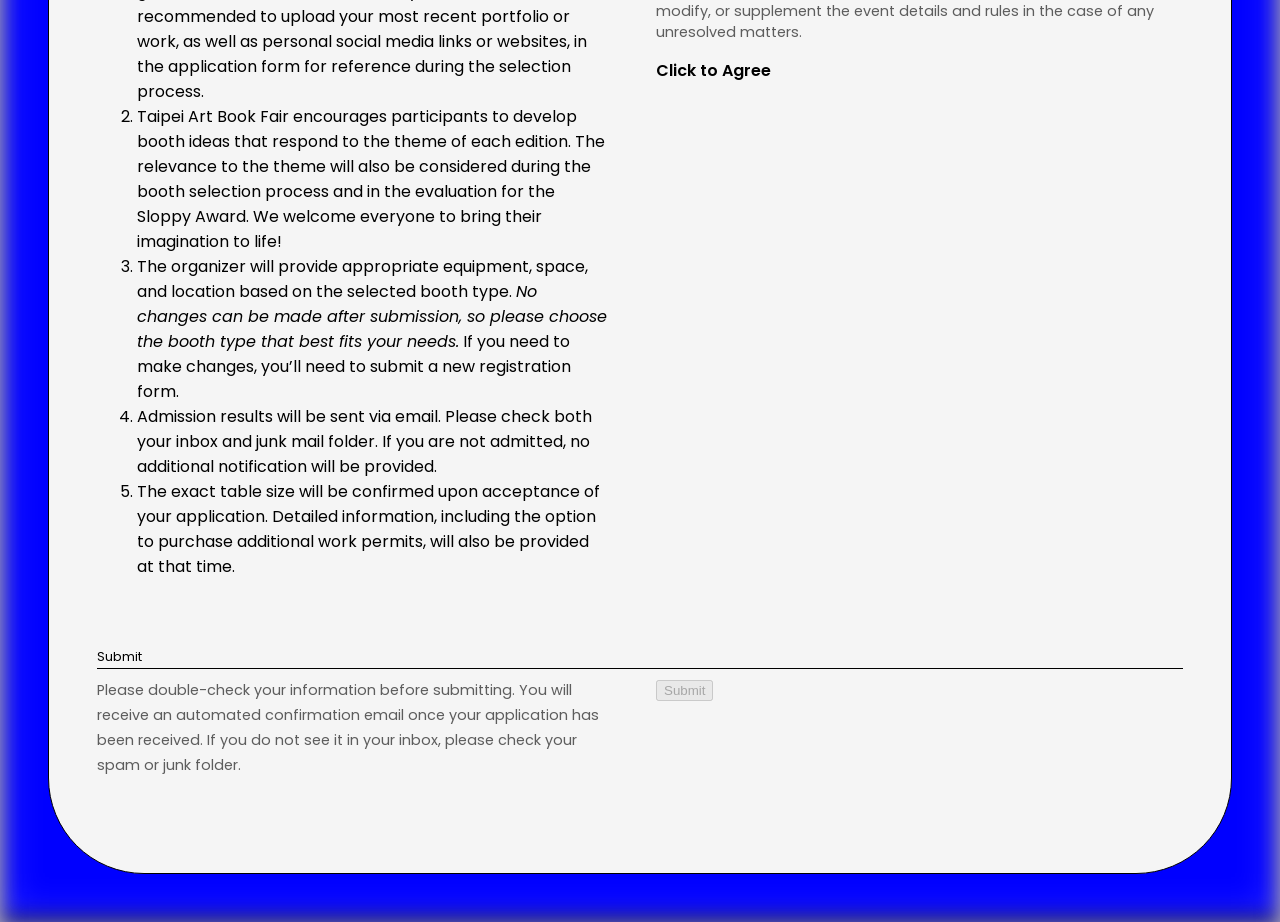
<file: oversea_20251218_invite.html>
<!DOCTYPE html>
<html lang="en">
  <head>
    <meta charset="UTF-8" />
    <meta name="viewport" content="width=device-width, initial-scale=1.0" />

    <title>Oversea Application - 草率季Taipei Art Book Fair</title>
    <link rel="shortcut icon" href="image/icon-1.ico" />
    <link rel="stylesheet" href="css/opencall.css" />
    <link rel="stylesheet" href="css/font.css" />

    <!-- Google tag (gtag.js) -->
    <script
      async
      src="https://www.googletagmanager.com/gtag/js?id=G-EPSXJPDH6L"
    ></script>
    <script>
      window.dataLayer = window.dataLayer || [];
      function gtag() {
        dataLayer.push(arguments);
      }
      gtag("js", new Date());

      gtag("config", "G-EPSXJPDH6L");
    </script>
  </head>
  <body>
    <iframe
      name="hidden_iframe"
      id="hidden_iframe"
      style="display: none"
    ></iframe>
    <div class="ETgohome">
      <a href="index.html">
        <div class="backhome">←</div>
        <div class="backhome-smalltext">B<br />a<br />c<br />k</div></a
      >
    </div>

    <form
      id="BoothApplication"
      target="hidden_iframe"
      action="https://docs.google.com/forms/d/e/1FAIpQLScms_1jOc4nVGBAHF9r1-iSU0wRxj-3mcZ2cKkV32rKwkKnOw/formResponse"
      method="post"
    >
      <div style="font-size: 1rem; text-align: center; font-weight: 600">
        Oversea Application<br />TAIPEI ART BOOK FAIR OPEN CALL
      </div>
      <!-- <div style="font-size: 0.7rem; text-align: center; font-weight: 600">
        For local application →
        <a href="localapplication.html">本地申請</a>
      </div> -->
      <br /><br />
      <span class="description-header">Exhibitor's Info</span>
      <div class="module-form layout-form-columnized">
        <!--Exhibitor Name-->
        <div class="column">
          <span class="from-header">Exhibitor's Name</span>
          The information you provide will be officially displayed on the website, in search tags, and in the catalog.
        </div>
        <div class="column layout-form-column-grid-1">
          <span class="from-description-header-ness">Required Question, Max. 30 characters</span>
          <input
            class="form-input"
            name="entry.1159390039"
            placeholder="Exhibitor's Name"
            maxlength="39"
            required
            pattern="^[\p{L}\p{N}\s!&quot;#$%&'()*+,\-./:;<=>?@[\\\]^_`{|}~]+$"
            title="Please do not enter special characters."
          />
        </div>
        <!--Bio-->
        <div class="column">
          <span class="from-header">Bio</span>
          The information you provide will be officially displayed on the website, in search tags, and in the catalog.
        </div>
        <div class="column layout-form-column-grid-1">
          <span class="from-description-header-ness"
            >Required Question, Max. 300 characters</span
          >
          <textarea
            class="form-input-textarea"
            name="entry.1793579345"
            placeholder="Bio"
            maxlength="1000"
            required
          ></textarea>
        </div>
        <!--Social Media-->
        <div class="column">
          <span class="from-header">Social Media</span>
          The information you provide will be officially displayed on the website, in search tags, and in the catalog. If multiple brands apply under a shared booth, only one brand’s social media will be highlighted.
        </div>
        <div class="column layout-form-column-grid-2">
          <span class="from-description-header-ness-no">Optional</span>
          <input
            type="url"
            class="form-input"
            name="entry.1361490241"
            placeholder="Facebook. https://facebook.com/"
            maxlength="1500"
          />
          <input
            type="url"
            class="form-input"
            name="entry.138567696"
            placeholder="Instagram. https://instagram.com/"
            maxlength="1500"
          />
          <input
            type="url"
            class="form-input"
            name="entry.699732974"
            placeholder="Website. https://"
            maxlength="3000"
          />
          <input
            type="url"
            class="form-input"
            name="entry.2050899252"
            placeholder="Other. https://"
            maxlength="3000"
          />
          <input
            type="url"
            class="form-input"
            name="entry.830227276"
            placeholder="Other. https://"
            maxlength="3000"
          />
        </div>
        <!--Promotion Content-->
        <div class="column">
          <span class="from-header">Promotion Content</span>
          Do you agree to the use of your provided content and information for promotional purposes by the 2026 Taipei Art Book Fair team?
        </div>
        <div class="column layout-form-column-grid-2">
          <span class="from-description-header-ness">Required Question</span>
          <input
            type="radio"
            class="form-input-radio"
            name="entry.7322984"
            id="PromotionContent_Agree"
            value="I agree"
            required
          />
          <label for="PromotionContent_Agree" class="form-label">
            <span class="from-label-header">I agree</span>
            <span class="from-label-description-header"
              >Consent to data use</span
            >
          </label>
          <input
            type="radio"
            class="form-input-radio"
            name="entry.7322984"
            id="PromotionContent_Disagree"
            value="I disagree"
            required
          />
          <label for="PromotionContent_Disagree" class="form-label">
            <span class="from-label-header">I disagree</span>
            <span class="from-label-description-header"
              >Do not consent to data use</span
            >
          </label>
        </div>

        <!--Insufficient Information-->
        <div class="column question-InsufficientInformation">
          <span class="from-sub-header">When Insufficient Information Is Provided by the Exhibitor</span>
          If insufficient information is provided by the exhibitor, do you agree to allow the Taipei Art Book Fair team to access and use relevant data from your Facebook, Instagram, and official website for marketing and media purposes related solely to the 2025 Taipei Art Book Fair?
        </div>
        <div
          class="column layout-form-column-grid-2 question-InsufficientInformation"
        >
          <span class="from-description-header-ness">Required Question</span>
          <input
            type="radio"
            class="form-input-radio"
            name="entry.1214650515"
            id="InsufficientInformation_Agree"
            value="I agree"
          />
          <label for="InsufficientInformation_Agree" class="form-label">
            <span class="from-label-header">I agree</span>
            <span class="from-label-description-header"
              >Consent to data use</span
            >
          </label>
          <input
            type="radio"
            class="form-input-radio"
            name="entry.1214650515"
            id="InsufficientInformation_Disagree"
            value="I disagree"
          />
          <label for="InsufficientInformation_Disagree" class="form-label">
            <span class="from-label-header">I disagree</span>
            <span class="from-label-description-header"
              >Do not consent to data use</span
            >
          </label>
        </div>
      </div>

      <span class="description-header">Participating in a record survey</span>
      <div class="module-form layout-form-columnized">
        <!--Participated In-->
        <div class="column">
          <span class="from-header">Have you participated before?</span>
          Have you ever participated as an exhibitor in previous years?
        </div>
        <div class="column layout-form-column-grid-2">
          <span class="from-description-header-ness">Required Question</span>
          <input
            type="radio"
            class="form-input-radio"
            name="entry.1144386047"
            id="participatedin_Yes"
            value="Yes"
            required
          />
          <label for="participatedin_Yes" class="form-label">
            <span class="from-label-header">Yes</span>
            <span class="from-label-description-header">
              Select this if you have previously participated.
            </span>
          </label>
          <input
            type="radio"
            class="form-input-radio"
            name="entry.1144386047"
            id="participatedin_Firsttime"
            value="First Time"
          />
          <label for="participatedin_Firsttime" class="form-label">
            <span class="from-label-header">First Time</span>
            <span class="from-label-description-header">
              Select this if this is your first time participating.
            </span>
          </label>
        </div>

        <!--Participated Years-->
        <div class="column question-ParticipatedYears">
          <span class="from-sub-header"
            >Please tell us the years you have participated</span
          >
        </div>
        <div
          class="column layout-form-column-grid-4 question-ParticipatedYears"
        >
          <span class="from-description-header-ness"
            >Required Question, Multiple Selection Allowed</span
          >
          <input
            type="checkbox"
            class="form-input-checkbox"
            name="entry.1734398784"
            id="ParticipatedYears_2016"
            value="2016"
          />
          <label for="ParticipatedYears_2016" class="form-label">
            <span class="from-label-header">2016</span>
            <span class="from-label-description-header">Sponge</span>
          </label>
          <input
            type="checkbox"
            class="form-input-checkbox"
            name="entry.1734398784"
            id="ParticipatedYears_2017"
            value="2017"
          />
          <label for="ParticipatedYears_2017" class="form-label">
            <span class="from-label-header">2017</span>
            <span class="from-label-description-header">Herb</span>
          </label>
          <input
            type="checkbox"
            class="form-input-checkbox"
            name="entry.1734398784"
            id="ParticipatedYears_2018"
            value="2018"
          />
          <label for="ParticipatedYears_2018" class="form-label">
            <span class="from-label-header">2018</span>
            <span class="from-label-description-header">Bang Bang Bang</span>
          </label>
          <input
            type="checkbox"
            class="form-input-checkbox"
            name="entry.1734398784"
            id="ParticipatedYears_2019"
            value="2019"
          />
          <label for="ParticipatedYears_2019" class="form-label">
            <span class="from-label-header">2019</span>
            <span class="from-label-description-header">Mesh Up</span>
          </label>
          <input
            type="checkbox"
            class="form-input-checkbox"
            name="entry.1734398784"
            id="ParticipatedYears_2020"
            value="2020"
          />
          <label for="ParticipatedYears_2020" class="form-label">
            <span class="from-label-header">2020</span>
            <span class="from-label-description-header">Window</span>
          </label>
          <input
            type="checkbox"
            class="form-input-checkbox"
            name="entry.1734398784"
            id="ParticipatedYears_2022"
            value="2022"
          />
          <label for="ParticipatedYears_2022" class="form-label">
            <span class="from-label-header">2022</span>
            <span class="from-label-description-header">Face</span>
          </label>
          <input
            type="checkbox"
            class="form-input-checkbox"
            name="entry.1734398784"
            id="ParticipatedYears_2023"
            value="2023"
          />
          <label for="ParticipatedYears_2023" class="form-label">
            <span class="from-label-header">2023</span>
            <span class="from-label-description-header">Never Give Up</span>
          </label>
          <input
            type="checkbox"
            class="form-input-checkbox"
            name="entry.1734398784"
            id="ParticipatedYears_2024"
            value="2024"
          />
          <label for="ParticipatedYears_2024" class="form-label">
            <span class="from-label-header">2024</span>
            <span class="from-label-description-header">Groovy Quote</span>
          </label>
          <input
            type="checkbox"
            class="form-input-checkbox"
            name="entry.1734398784"
            id="ParticipatedYears_2025"
            value="2025"
          />
          <label for="ParticipatedYears_2025" class="form-label">
            <span class="from-label-header">2025</span>
            <span class="from-label-description-header">Soft POW</span>
          </label>
        </div>
      </div>

      <span class="description-header">Preferred Booth Type</span>
      <div class="module-form layout-form-columnized">
        <!--Preferred Booth Type-->
        <div class="column">
          <span class="from-header">Select the type of booth</span>
          The organizer will allocate equipment, space, and location according
          to the selected booth type. Booth locations will be assigned by the
          organizer and no specific location requests can be accommodated. Please
          carefully evaluate the appropriate booth type. Once submitted, no
          modifications or adjustments can be made. 
          <br />
          <br />
          Details regarding table sizes and specifics will be notified upon
          acceptance. Accepted applicants must complete booth fee payment within
          two weeks, otherwise participation will be automatically cancelled.
        </div>
        <div class="column layout-form-column-grid-1">
          <span class="from-description-header-ness">Required Question</span>
          <span class="from-description-header">
            Regular Book Booth. For exhibitors whose primary practice or sales focus on books.
            Applicants must submit at least three previously published titles and relevant review materials.
          </span>
          <input
            type="radio"
            class="form-input-radio"
            name="entry.133172086"
            id="PreferredBoothType_LargeBookStalls"
            value="Regular Book Booth"
            required
          />
          <label for="PreferredBoothType_LargeBookStalls" class="form-label">
            <span class="from-label-header">Regular Book Booth</span>
            <span class="from-label-sub-header" style="font-weight: 200">&nbsp; NTD$5,000 incl. tax</span><br />
            <span class="from-label-description-header">
              Includes: 120 × 60 cm table ×1, chairs ×2, passes ×2, TPABF Catalog ×1 (one page featured)
            </span>
          </label>

          <span class="from-description-header">
            Regular Non-Book Booth. For exhibitors whose main works or products are non-book items.
          </span>
          <input
            type="radio"
            class="form-input-radio"
            name="entry.133172086"
            id="PreferredBoothType_CreativeProducts"
            value="Regular Non-Book Booth"
            required
          />
          <label for="PreferredBoothType_CreativeProducts" class="form-label">
            <span class="from-label-header">Regular Non-Book Booth</span>
            <span class="from-label-sub-header" style="font-weight: 200">&nbsp; NTD$8,000 incl. tax</span><br />
            <span class="from-label-description-header">
              Includes: 120 × 60 cm table ×1, chairs ×2, passes ×2, TPABF
              Catalog ×1 (one page featured)
            </span>
          </label>

          <span class="from-description-header">
            Installation Booth. For exhibitors presenting large-scale installations or spatial works.
          </span>
          <input
            type="radio"
            class="form-input-radio"
            name="entry.133172086"
            id="PreferredBoothType_Curation"
            value="Installation Booth"
            required
          />
          <label for="PreferredBoothType_Curation" class="form-label">
            <span class="from-label-header">Installation Booth</span>
            <span class="from-label-sub-header" style="font-weight: 200">&nbsp; NTD$10,000 incl. tax</span><br />
            <span class="from-label-description-header">
              Includes: 1.5 m × 1.5 m space, passes ×2, TPABF Catalog ×1 (one
              page featured)
            </span>
          </label>

          <span class="from-description-header">
            Curation Booth. For exhibitors who need a larger space to display a significant amount of work.
          </span>
          <input
            type="radio"
            class="form-input-radio"
            name="entry.133172086"
            id="PreferredBoothType_CurationBooth"
            value="Curation Booth"
            required
          />
          <label for="PreferredBoothType_CurationBooth" class="form-label">
            <span class="from-label-header">Curation Booth</span>
            <span class="from-label-sub-header" style="font-weight: 200">&nbsp; NTD$50,000 incl. tax</span><br />
            <span class="from-label-description-header">
              Includes: 3m*3m space, 120 × 60 cm table ×2, chairs ×4, passes ×6, TPABF Catalog ×1 (one page featured)
            </span>
          </label>
        </div>
      </div>

      <span class="description-header">Submission Info</span>
      <div class="module-form layout-form-columnized">
        <!--Nationality-->
        <div class="column">
          <span class="from-header">Nationality</span>
          This information will be used on the Exhibitors page of our website.
        </div>
        <div class="column layout-form-column-grid-1">
          <span class="from-description-header-ness">Required Question.</span>
          <select
            class="form-input"
            name="entry.356734101"
            required
            style="color: grey"
            onchange="this.style.color = this.value ? 'black' : 'grey';"
          >
            <option value="" disabled selected hidden>
              Please select your nationality
            </option>
            <option value="AF">Afghanistan (AF)</option>
            <option value="AL">Albania (AL)</option>
            <option value="DZ">Algeria (DZ)</option>
            <option value="AS">American Samoa (AS)</option>
            <option value="AD">Andorra (AD)</option>
            <option value="AO">Angola (AO)</option>
            <option value="AI">Anguilla (AI)</option>
            <option value="AQ">Antarctica (AQ)</option>
            <option value="AG">Antigua and Barbuda (AG)</option>
            <option value="AR">Argentina (AR)</option>
            <option value="AM">Armenia (AM)</option>
            <option value="AW">Aruba (AW)</option>
            <option value="AU">Australia (AU)</option>
            <option value="AT">Austria (AT)</option>
            <option value="AZ">Azerbaijan (AZ)</option>
            <option value="BS">Bahamas, The (BS)</option>
            <option value="BH">Bahrain (BH)</option>
            <option value="BD">Bangladesh (BD)</option>
            <option value="BB">Barbados (BB)</option>
            <option value="BY">Belarus (BY)</option>
            <option value="BE">Belgium (BE)</option>
            <option value="BZ">Belize (BZ)</option>
            <option value="BJ">Benin (BJ)</option>
            <option value="BM">Bermuda (BM)</option>
            <option value="BT">Bhutan (BT)</option>
            <option value="BO">Bolivia (BO)</option>
            <option value="BA">Bosnia and Herzegovina (BA)</option>
            <option value="BW">Botswana (BW)</option>
            <option value="BR">Brazil (BR)</option>
            <option value="IO">British Indian Ocean Territory (IO)</option>
            <option value="VG">British Virgin Islands (VG)</option>
            <option value="BN">Brunei (BN)</option>
            <option value="BG">Bulgaria (BG)</option>
            <option value="BF">Burkina Faso (BF)</option>
            <option value="MM">Burma (MM)</option>
            <option value="BI">Burundi (BI)</option>
            <option value="KH">Cambodia (KH)</option>
            <option value="CM">Cameroon (CM)</option>
            <option value="CA">Canada (CA)</option>
            <option value="CV">Cape Verde (CV)</option>
            <option value="KY">Cayman Islands (KY)</option>
            <option value="CF">Central African Republic (CF)</option>
            <option value="TD">Chad (TD)</option>
            <option value="CL">Chile (CL)</option>
            <option value="CN">China (CN)</option>
            <option value="CX">Christmas Island (CX)</option>
            <option value="CC">Cocos (Keeling) Islands (CC)</option>
            <option value="CO">Colombia (CO)</option>
            <option value="KM">Comoros (KM)</option>
            <option value="CD">Congo, Democratic Republic of the (CD)</option>
            <option value="CG">Congo, Republic of the (CG)</option>
            <option value="CK">Cook Islands (CK)</option>
            <option value="CR">Costa Rica (CR)</option>
            <option value="CI">Cote d'Ivoire (CI)</option>
            <option value="HR">Croatia (HR)</option>
            <option value="CU">Cuba (CU)</option>
            <option value="CY">Cyprus (CY)</option>
            <option value="CZ">Czech Republic (CZ)</option>
            <option value="DK">Denmark (DK)</option>
            <option value="DJ">Djibouti (DJ)</option>
            <option value="DM">Dominica (DM)</option>
            <option value="DO">Dominican Republic (DO)</option>
            <option value="EC">Ecuador (EC)</option>
            <option value="EG">Egypt (EG)</option>
            <option value="SV">El Salvador (SV)</option>
            <option value="GQ">Equatorial Guinea (GQ)</option>
            <option value="ER">Eritrea (ER)</option>
            <option value="EE">Estonia (EE)</option>
            <option value="ET">Ethiopia (ET)</option>
            <option value="FK">Falkland Islands (Islas Malvinas) (FK)</option>
            <option value="FO">Faroe Islands (FO)</option>
            <option value="FJ">Fiji (FJ)</option>
            <option value="FI">Finland (FI)</option>
            <option value="FR">France (FR)</option>
            <option value="GF">French Guiana (GF)</option>
            <option value="PF">French Polynesia (PF)</option>
            <option value="TF">French Southern and Antarctic Lands (TF)</option>
            <option value="GA">Gabon (GA)</option>
            <option value="GM">Gambia, The (GM)</option>
            <option value="GE">Georgia (GE)</option>
            <option value="DE">Germany (DE)</option>
            <option value="GH">Ghana (GH)</option>
            <option value="GI">Gibraltar (GI)</option>
            <option value="GR">Greece (GR)</option>
            <option value="GL">Greenland (GL)</option>
            <option value="GD">Grenada (GD)</option>
            <option value="GP">Guadeloupe (GP)</option>
            <option value="GU">Guam (GU)</option>
            <option value="GT">Guatemala (GT)</option>
            <option value="GG">Guernsey (GG)</option>
            <option value="GN">Guinea (GN)</option>
            <option value="GW">Guinea-Bissau (GW)</option>
            <option value="GY">Guyana (GY)</option>
            <option value="HT">Haiti (HT)</option>
            <option value="VA">Holy See (Vatican City) (VA)</option>
            <option value="HN">Honduras (HN)</option>
            <option value="HK">Hong Kong (HK)</option>
            <option value="HU">Hungary (HU)</option>
            <option value="IS">Iceland (IS)</option>
            <option value="IN">India (IN)</option>
            <option value="ID">Indonesia (ID)</option>
            <option value="IR">Iran (IR)</option>
            <option value="IQ">Iraq (IQ)</option>
            <option value="IE">Ireland (IE)</option>
            <option value="IM">Isle of Man (IM)</option>
            <option value="IL">Israel (IL)</option>
            <option value="IT">Italy (IT)</option>
            <option value="JM">Jamaica (JM)</option>
            <option value="JP">Japan (JP)</option>
            <option value="JE">Jersey (JE)</option>
            <option value="JO">Jordan (JO)</option>
            <option value="KZ">Kazakhstan (KZ)</option>
            <option value="KE">Kenya (KE)</option>
            <option value="KI">Kiribati (KI)</option>
            <option value="KP">Korea, North (KP)</option>
            <option value="KR">Korea, South (KR)</option>
            <option value="KW">Kuwait (KW)</option>
            <option value="KG">Kyrgyzstan (KG)</option>
            <option value="LA">Laos (LA)</option>
            <option value="LV">Latvia (LV)</option>
            <option value="LB">Lebanon (LB)</option>
            <option value="LS">Lesotho (LS)</option>
            <option value="LR">Liberia (LR)</option>
            <option value="LY">Libya (LY)</option>
            <option value="LI">Liechtenstein (LI)</option>
            <option value="LT">Lithuania (LT)</option>
            <option value="LU">Luxembourg (LU)</option>
            <option value="MO">Macau (MO)</option>
            <option value="MK">Macedonia (MK)</option>
            <option value="MG">Madagascar (MG)</option>
            <option value="MW">Malawi (MW)</option>
            <option value="MY">Malaysia (MY)</option>
            <option value="MV">Maldives (MV)</option>
            <option value="ML">Mali (ML)</option>
            <option value="MT">Malta (MT)</option>
            <option value="MH">Marshall Islands (MH)</option>
            <option value="MQ">Martinique (MQ)</option>
            <option value="MR">Mauritania (MR)</option>
            <option value="MU">Mauritius (MU)</option>
            <option value="YT">Mayotte (YT)</option>
            <option value="MX">Mexico (MX)</option>
            <option value="FM">Micronesia, Federated States of (FM)</option>
            <option value="MD">Moldova (MD)</option>
            <option value="MC">Monaco (MC)</option>
            <option value="MN">Mongolia (MN)</option>
            <option value="MA">Morocco (MA)</option>
            <option value="MZ">Mozambique (MZ)</option>
            <option value="NA">Namibia (NA)</option>
            <option value="NR">Nauru (NR)</option>
            <option value="NP">Nepal (NP)</option>
            <option value="NL">Netherlands (NL)</option>
            <option value="NC">New Caledonia (NC)</option>
            <option value="NZ">New Zealand (NZ)</option>
            <option value="NI">Nicaragua (NI)</option>
            <option value="NE">Niger (NE)</option>
            <option value="NG">Nigeria (NG)</option>
            <option value="NO">Norway (NO)</option>
            <option value="OM">Oman (OM)</option>
            <option value="PK">Pakistan (PK)</option>
            <option value="PW">Palau (PW)</option>
            <option value="PA">Panama (PA)</option>
            <option value="PG">Papua New Guinea (PG)</option>
            <option value="PY">Paraguay (PY)</option>
            <option value="PE">Peru (PE)</option>
            <option value="PH">Philippines (PH)</option>
            <option value="PL">Poland (PL)</option>
            <option value="PT">Portugal (PT)</option>
            <option value="PR">Puerto Rico (PR)</option>
            <option value="QA">Qatar (QA)</option>
            <option value="RE">Reunion (RE)</option>
            <option value="RO">Romania (RO)</option>
            <option value="RU">Russia (RU)</option>
            <option value="RW">Rwanda (RW)</option>
            <option value="SH">Saint Helena (SH)</option>
            <option value="KN">Saint Kitts and Nevis (KN)</option>
            <option value="LC">Saint Lucia (LC)</option>
            <option value="PM">Saint Pierre and Miquelon (PM)</option>
            <option value="VC">Saint Vincent and the Grenadines (VC)</option>
            <option value="WS">Samoa (WS)</option>
            <option value="SM">San Marino (SM)</option>
            <option value="ST">Sao Tome and Principe (ST)</option>
            <option value="SA">Saudi Arabia (SA)</option>
            <option value="SN">Senegal (SN)</option>
            <option value="RS">Serbia (RS)</option>
            <option value="SC">Seychelles (SC)</option>
            <option value="SL">Sierra Leone (SL)</option>
            <option value="SG">Singapore (SG)</option>
            <option value="SK">Slovakia (SK)</option>
            <option value="SI">Slovenia (SI)</option>
            <option value="SB">Solomon Islands (SB)</option>
            <option value="SO">Somalia (SO)</option>
            <option value="ZA">South Africa (ZA)</option>
            <option value="ES">Spain (ES)</option>
            <option value="LK">Sri Lanka (LK)</option>
            <option value="SD">Sudan (SD)</option>
            <option value="SR">Suriname (SR)</option>
            <option value="SZ">Swaziland (SZ)</option>
            <option value="SE">Sweden (SE)</option>
            <option value="CH">Switzerland (CH)</option>
            <option value="SY">Syria (SY)</option>
            <option value="TW">Taiwan (TW)</option>
            <option value="TJ">Tajikistan (TJ)</option>
            <option value="TZ">Tanzania (TZ)</option>
            <option value="TH">Thailand (TH)</option>
            <option value="TL">Timor-Leste (TL)</option>
            <option value="TG">Togo (TG)</option>
            <option value="TO">Tonga (TO)</option>
            <option value="TT">Trinidad and Tobago (TT)</option>
            <option value="TN">Tunisia (TN)</option>
            <option value="TR">Turkey (TR)</option>
            <option value="TM">Turkmenistan (TM)</option>
            <option value="TV">Tuvalu (TV)</option>
            <option value="UG">Uganda (UG)</option>
            <option value="UA">Ukraine (UA)</option>
            <option value="AE">United Arab Emirates (AE)</option>
            <option value="GB">United Kingdom (GB)</option>
            <option value="US">United States (US)</option>
            <option value="UY">Uruguay (UY)</option>
            <option value="UZ">Uzbekistan (UZ)</option>
            <option value="VU">Vanuatu (VU)</option>
            <option value="VE">Venezuela (VE)</option>
            <option value="VN">Vietnam (VN)</option>
            <option value="YE">Yemen (YE)</option>
            <option value="ZM">Zambia (ZM)</option>
            <option value="ZW">Zimbabwe (ZW)</option>
          </select>
        </div>

        <!--Base Location-->
        <div class="column">
          <span class="from-header">Base Location</span>
          Please indicate your base location of your creative practice.        
        </div>
        <div class="column layout-form-column-grid-1">
          <span class="from-description-header-ness">Required Question</span>
          <input
            class="form-input"
            name="entry.1232010148"
            placeholder="Base Location. e.g., Taipei"
            maxlength="100"
            required
          />
        </div>

        <!--Role-->
        <div class="column">
          <span class="from-header">Role</span>
          Please select your role for selection reference.
        </div>
        <div class="column layout-form-column-grid-1">
          <span class="from-description-header-ness">Required Question</span>
          <select
            class="form-input"
            name="entry.2022316464"
            required
            style="color: grey"
            onchange="this.style.color = this.value ? 'black' : 'grey';"
          >
            <option value="" disabled selected hidden>
              Please select your role
            </option>
            <option value="a0 Creator">a0 Creator 創作者</option>
            <option value="a1 Bookstore">a1 Bookstore 書店</option>
            <option value="a2 Publisher/Press">
              a2 Publisher/Press 出版商
            </option>
            <option value="a3 Printing/Paper">
              a3 Printing/Paper 印刷廠/紙廠
            </option>
            <option value="a4 Cultural Institution">
              a4 Cultural Institution 文化機構
            </option>
            <option value="a5 Select Shop">a5 Select Shop 選品店</option>
            <option value="a6 Group/Structure">a6 Group/Structure 團體</option>
          </select>
        </div>


        <!-- 作品類別 -->
        <div class="column" id="workcat">
          <span class="from-header">Work Category</span>
          Please select your work category for selection reference.
        </div>
        <div class="column layout-form-column-grid-1" id="workcat2">
          <span class="from-description-header-ness" style="display: block"
            >Required Question</span
          >
          <select
            id="sub-category"
            name="entry.1482635628"
            required
            disabled
            style="color: grey; max-width: 65%"
          >
            <option value="" disabled selected hidden>Please select booth type first</option>
          </select>
        </div>

        <!--Product Links-->
        <div
          class="column question-ProductLinks"
          id="productLink"
          style="display: none"
        >
          <span class="from-header">Product Description</span>
          Please briefly describe the products you plan to sell at your booth.
        </div>
        <div
          class="column layout-form-column-grid-1 question-ProductLinks"
          id="productLink-l"
          style="display: none"
        >
          <span class="from-description-header-ness">Required Question</span><br />
          <textarea
            class="form-input-textarea"
            name="entry.1111437113"
            placeholder="Product items. e.g., metal sculptures, keychains, beverages..."
            maxlength="1000"
            style="width: 100%"
          ></textarea>
        </div>
        <!-- work link -->
        <div
          class="column question-WorkLinks"
          id="uploadArtwork"
          style="display: none"
        >
          <span class="from-header">Portfolio Upload</span>
          <span id="port-description">
            For units applying for "Regular Book Booth", please provide at least three previously published titles and relevant review materials. (Not including notebooks, calendars, postcards, etc.). If the content provided does not meet the standards for book booth admission, the organizer will conditionally accept other booth types.
            Creators engaged in art book publishing will be given priority in the selection process. The organizer will review based on the content you submit.<br /><br />
            We also welcome creators to create and design booths based on each year's theme, which will be taken into account in booth review and the Sloppy Award.
          </span>
        </div>
        <div
          class="column layout-form-column-grid-1 question-ProductLinks"
          id="uploadArtwork-l"
          style="display: none"
        >
          <span class="from-description-header-ness">
            Required Question. Please upload<strong> one compiled PDF file</strong
            >, maximum <strong>10 A4 pages, file size not exceeding 8MB</strong
            >. Do not upload multiple PDFs. If you have multiple pages, please combine them into <u>one PDF file</u
            >. </span
          ><br />
          <div class="upload-container">
            <input type="file" id="fileInput" name="file" />
            <input
              type="hidden"
              name="entry.715764736"
              id="uploadedFileUrl"
              value="some-unique-id-or-timestamp"
            />
            <input type="hidden" name="category" value="artwork" />
          </div>
        </div>

        <!--Plan Links-->
        <div
          class="column question-PlanLinks"
          id="proposalLink"
          style="display: none"
        >
          <span class="from-header">Proposal Plan</span>
          Must include installation sketches, plan descriptions, creator introduction, work introduction, product list, etc.
        </div>
        <div
          class="column layout-form-column-grid-1 question-PlanLinks"
          id="proposalLink-l"
          style="display: none"
        >
          <span class="from-description-header-ness">
            Required Question. Please upload<strong> one compiled PDF file</strong
            >, maximum <strong>10 A4 pages, file size not exceeding 8MB</strong
            >. Do not upload multiple PDFs. If you have multiple pages, please combine them into <u>one PDF file</u
            >. </span
          ><br />
          <div class="upload-container">
            <input type="file" id="fileInput2" name="file" />
            <input
              type="hidden"
              name="entry.1801583093"
              id="uploadedFileUrl2"
              value="some-unique-id-or-timestamp"
            />
            <input type="hidden" name="category" value="proposal" />
          </div>
        </div>

        <!--Curation Booth Design Plan-->
        <div
          class="column question-CurationLinks"
          id="curationLink"
          style="display: none"
        >
          <span class="from-header">Portfolio or Curation Booth Design Plan</span>
          If you are applying for a curation booth, please include your
          curatorial/design plan and a list of works.
          <br /><br />
          Taipei Art Book Fair encourages creators to design their booths in
          line with each year's theme, which will also be taken into account
          during the booth selection process. We welcome everyone to use their
          imagination and be creative!
        </div>
        <div
          class="column layout-form-column-grid-1 question-CurationLinks"
          id="curationLink-l"
          style="display: none"
        >
          <span class="from-description-header-ness">
            Required Question. Please upload
            <strong>one compiled PDF</strong> file. Maximum size:
            <strong>10 A4 pages, 8MB</strong>. Do not upload multiple files. If
            you have more than one file, combine them into <u>a single PDF</u>.
          </span>
          <br />
          <div class="upload-container">
            <input type="file" id="fileInput3" name="file" />
            <input
              type="hidden"
              name="entry.715764736"
              id="uploadedFileUrl3"
              value="some-unique-id-or-timestamp"
            />
            <input type="hidden" name="category" value="curation" />
          </div>
        </div>

        <!--Workshop Proposal-->
        <div class="column">
          <span class="from-header">Workshop Proposal</span>
          If you have any workshop proposals, please let us know. Alternatively,
          if you come up with ideas later, you can contact us via email at
          hooroo@double-grass.com.
        </div>
        <div class="column layout-form-column-grid-1">
          <span class="from-description-header-ness-no">Optional</span>
          <textarea
            class="form-input-textarea"
            name="entry.1347561831"
            placeholder="Workshop Proposal"
            maxlength="1000"
          ></textarea>
        </div>

        <!-- Poster Space -->
        <div class="column">
          <span class="from-header">Do you have a public space available for poster display?</span>
          Please fill in your receiving information and include the Google Maps link. We will add your location to the TPABF Poster Map. We’ll send this year’s TPABF posters to your space so we can spread the word together :)
        </div>

        <div class="column layout-form-column-grid-1">
          <span class="from-description-header-ness-no">Optional</span>
          <textarea
            class="form-input-textarea"
            name="entry.1381238601"
            placeholder="Please fill in your receiving information and include the Google Maps link"
            maxlength="1000"
          ></textarea>
        </div>

        <!--Further Questions-->
        <div class="column">
          <span class="from-header">I Have Something to Say!</span>
          If you have any other questions, comments, or anything you'd like to say to us, please leave your message here.
        </div>
        <div class="column layout-form-column-grid-1">
          <span class="from-description-header-ness-no">Optional</span>
          <textarea
            class="form-input-textarea"
            name="entry.2019239800"
            placeholder="Message"
            maxlength="1000"
          ></textarea>
        </div>
      </div>

      <span class="description-header">Contact Info</span>
      <div class="module-form layout-form-columnized">
        <!--Name of Person in Charge-->
        <div class="column">
          <span class="from-header">Name of Person in Charge</span>
          If you are exhibiting as a corporation, group, or collective, you must
          designate a representative for your booth.
        </div>
        <div class="column layout-form-column-grid-1">
          <span class="from-description-header-ness">Required Question</span>
          <input
            autocomplete="name"
            class="form-input"
            name="entry.1522532449"
            placeholder="Name of Person in Charge"
            maxlength="100"
            required
          />
        </div>

        <!--Email-->
        <div class="column">
          <span class="from-header">Email</span>
          This email will be used for future notifications and registration of
          website accounts.
          <strong>Once registered, it cannot be modified.</strong> The admission
          notice will be sent to this email. Please check your inbox and spam
          folder regularly.
        </div>
        <div class="column layout-form-column-grid-1">
          <span class="from-description-header-ness">Required Question</span>
          <input
            type="email"
            autocomplete="email"
            class="form-input"
            name="entry.529156755"
            id="email-input"
            placeholder="Email"
            maxlength="500"
            required
          />
          <div
            id="email-error"
            style="color: plum; display: none; font-size: 13px"
          >
            Please enter a valid email address, such as: example@gmail.com
          </div>
        </div>

        <!--Password-->
        <div class="column">
          <span class="from-header">Login Password</span>
          This password will be use for the registration of website accounts.
          <strong>Once registered, it cannot be modified.</strong> If you
          registered multiple times, we will used the last password you entered.
        </div>
        <div class="column layout-form-column-grid-1">
          <span class="from-description-header-ness">Required Question</span>
          <div style="position: relative">
            <input
              id="password"
              type="password"
              autocomplete="new-password"
              class="form-input"
              name="entry.1848520839"
              placeholder="Password"
              maxlength="500"
              required
              style="padding-right: 60px"
            />
            <button
              type="button"
              id="togglePassword"
              style="
                position: absolute;
                right: 5px;
                top: 50%;
                transform: translateY(-50%);
                font-size: 14px;
              "
            >
              Show
            </button>
          </div>

          <div id="password-rules" style="margin-top: 8px; font-size: 14px">
            <div id="length-rule">✕ At least 8 characters</div>
            <div id="uppercase-rule">✕ At least one uppercase letter</div>
            <div id="lowercase-rule">✕ At least one lowercase letter</div>
            <div id="number-rule">✕ At least one number</div>
          </div>
        </div>

        <!--Phone Number-->
        <div class="column">
          <span class="from-header">Phone Number or WhatsApp ID</span>
          Please provide your phone number or WhatsApp ID in the full
          international format.
        </div>
        <div class="column layout-form-column-grid-2">
          <span class="from-description-header-ness">Required Question</span>
          <input
            autocomplete="tel"
            class="form-input"
            name="entry.1972200901"
            placeholder="Phone Number. e.g., +1234567890"
            maxlength="50"
            required
          />
          <input
            class="form-input"
            name="entry.1241698740"
            placeholder="WhatsApp ID. Optional"
            maxlength="50"
          />
        </div>

      </div>

      <span class="description-header">Notice</span>
      <div class="module-form layout-form-columnized">
        <div class="column">
          <ol class="from-ol">
            <li>
              In order to support the art book practices, priority will be given
              to creators who are currently active. It is recommended to upload
              your most recent portfolio or work, as well as personal social
              media links or websites, in the application form for reference
              during the selection process.
            </li>
            <li>
              Taipei Art Book Fair encourages participants to develop booth
              ideas that respond to the theme of each edition. The relevance to
              the theme will also be considered during the booth selection
              process and in the evaluation for the Sloppy Award. We welcome
              everyone to bring their imagination to life!
            </li>
            <li>
              The organizer will provide appropriate equipment, space, and
              location based on the selected booth type.
              <i
                >No changes can be made after submission, so please choose the
                booth type that best fits your needs.</i
              >
              If you need to make changes, you’ll need to submit a new
              registration form.
            </li>
            <li>
              Admission results will be sent via email. Please check both your
              inbox and junk mail folder. If you are not admitted, no additional
              notification will be provided.
            </li>
            <li>
              The exact table size will be confirmed upon acceptance of your
              application. Detailed information, including the option to
              purchase additional work permits, will also be provided at that
              time.
            </li>
          </ol>
        </div>
        <div class="column layout-form-column-grid-2">
          <span class="from-description-header">
            <br />
            I have read the information above and agree to abide by the rules of
            this call for submissions. The organizer reserves the right to
            interpret, modify, or supplement the event details and rules in the
            case of any unresolved matters.
          </span>
          <input
            type="checkbox"
            class="form-input-checkbox from-input-Agre"
            id="InformationRulesAgree"
            value=""
            required
          />
          <label for="InformationRulesAgree" class="form-label from-label-Agre">
            <span class="from-label-header">Click to Agree</span>
          </label>
        </div>
      </div>

      <span class="description-header">Submit</span>
      <div class="module-form layout-form-columnized">
        <div class="column">
          <span class="from-description-header">
            Please double-check your information before submitting. You will
            receive an automated confirmation email once your application has
            been received. If you do not see it in your inbox, please check your
            spam or junk folder.
          </span>
        </div>
        <div class="column">
          <button
            type="submit"
            class="button-from-submit"
            id="submitButton"
            value="submit"
            disabled
          >
            Submit
          </button>
        </div>
      </div>
    </form>

    <script src="js/uploadoversea.js"></script>
    <script src="js/identity.js"></script>
    <script src="js/main.js"></script>
    <script src="js/yes.js"></script>
    <script src="js/password.js"></script>

    <!-- <script src="hide.js"></script> -->
  </body>
</html>
</file>
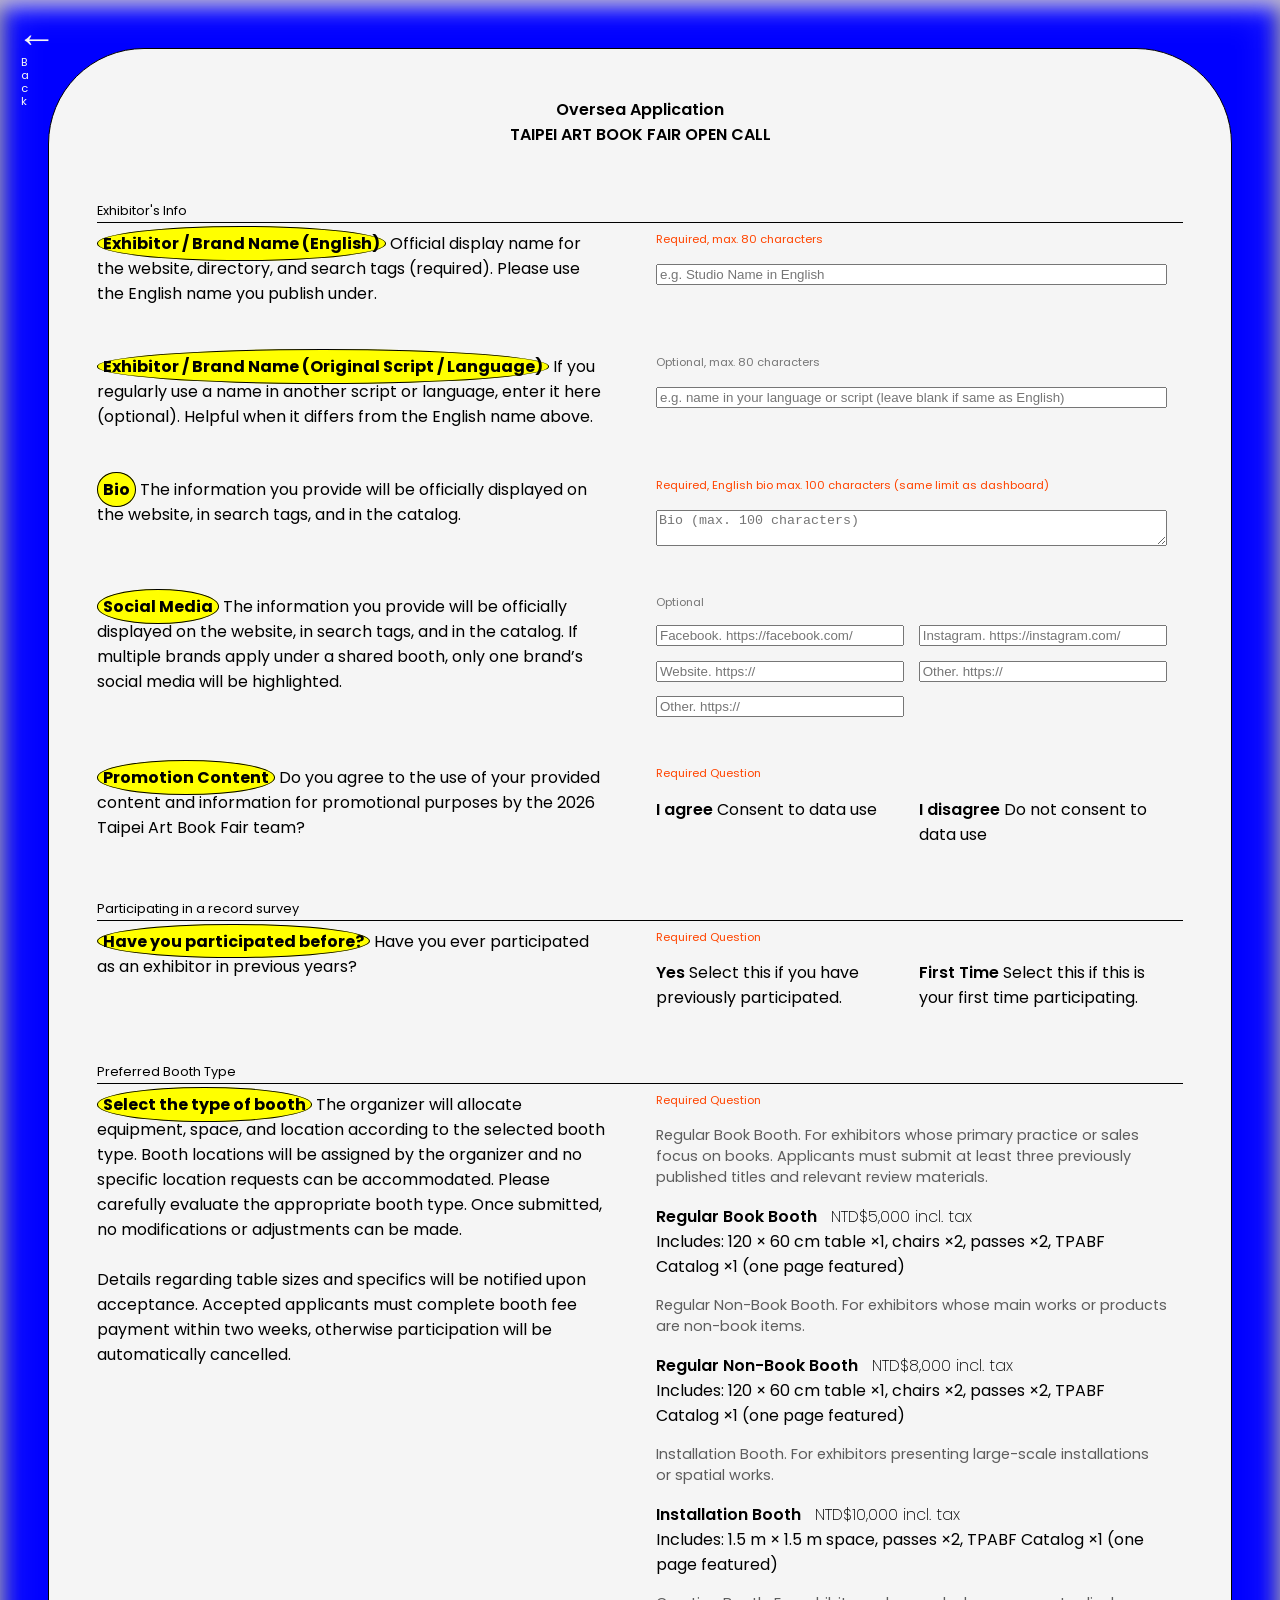
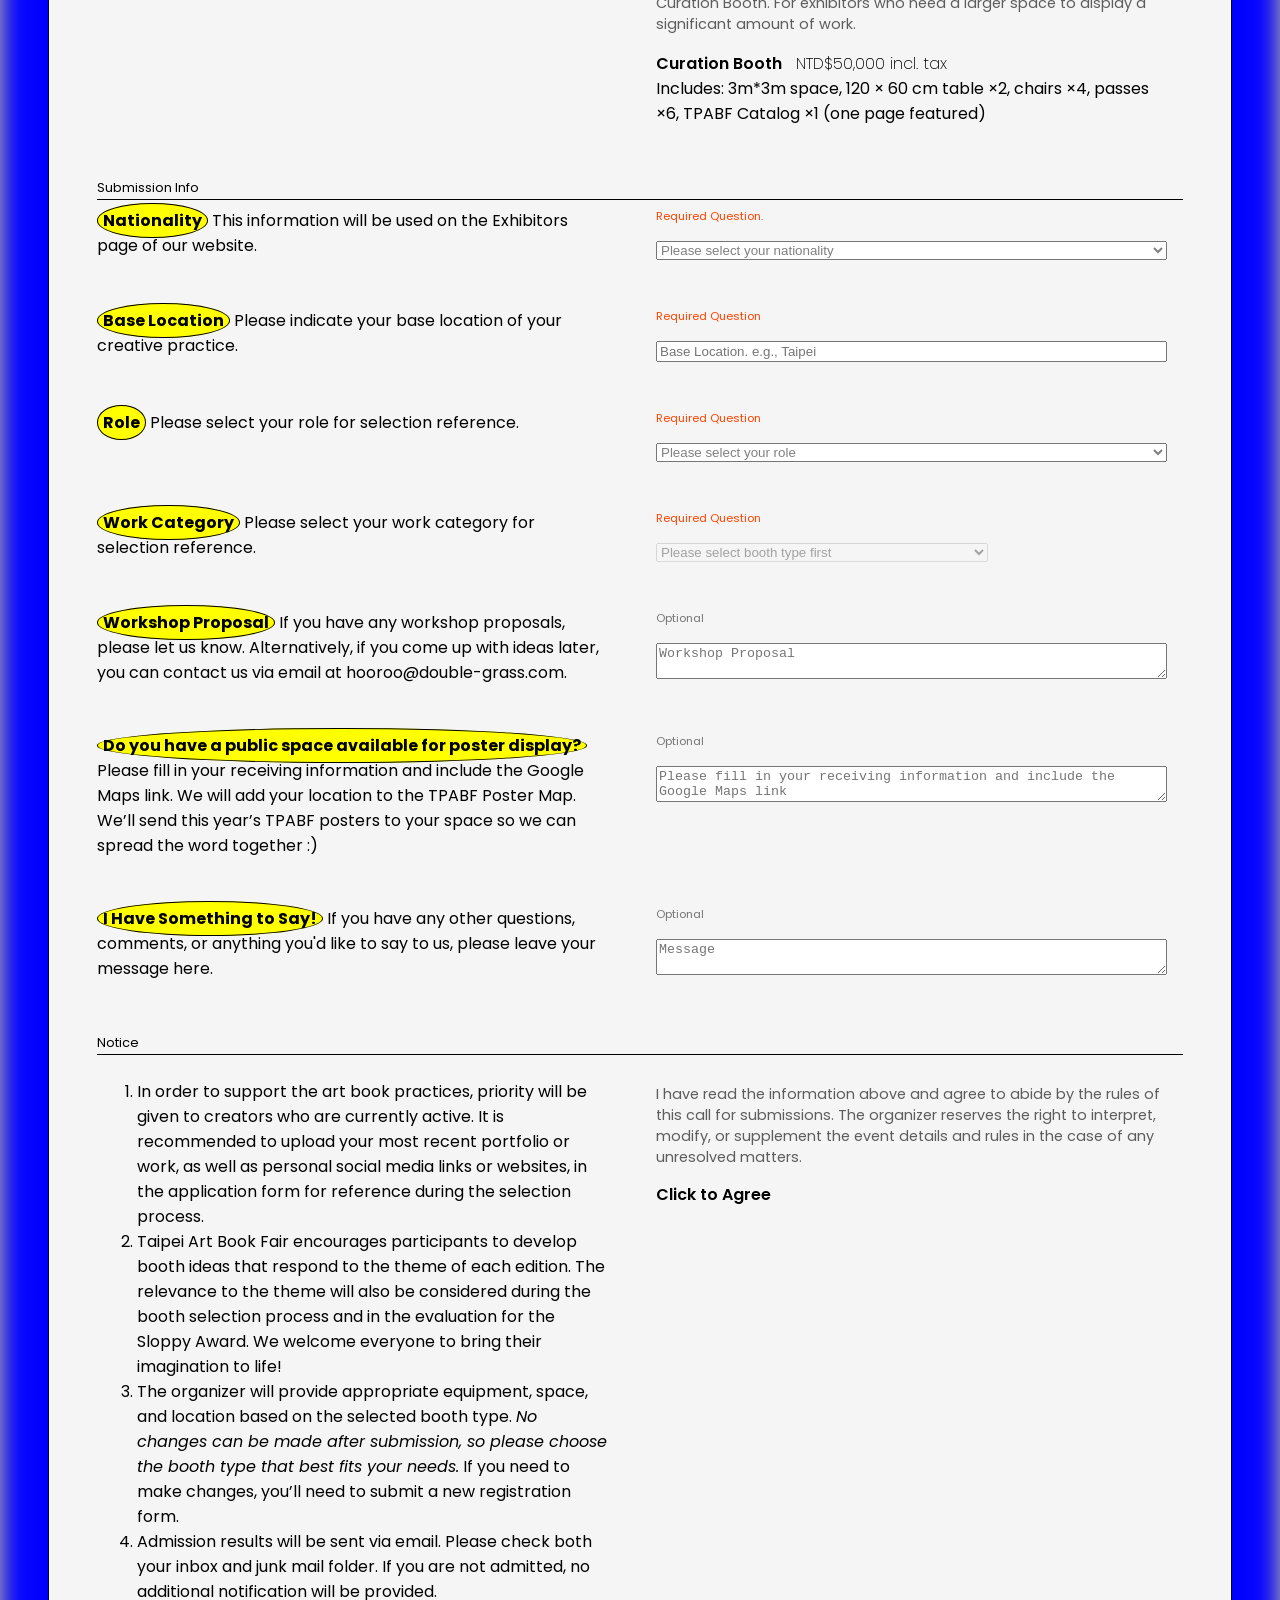
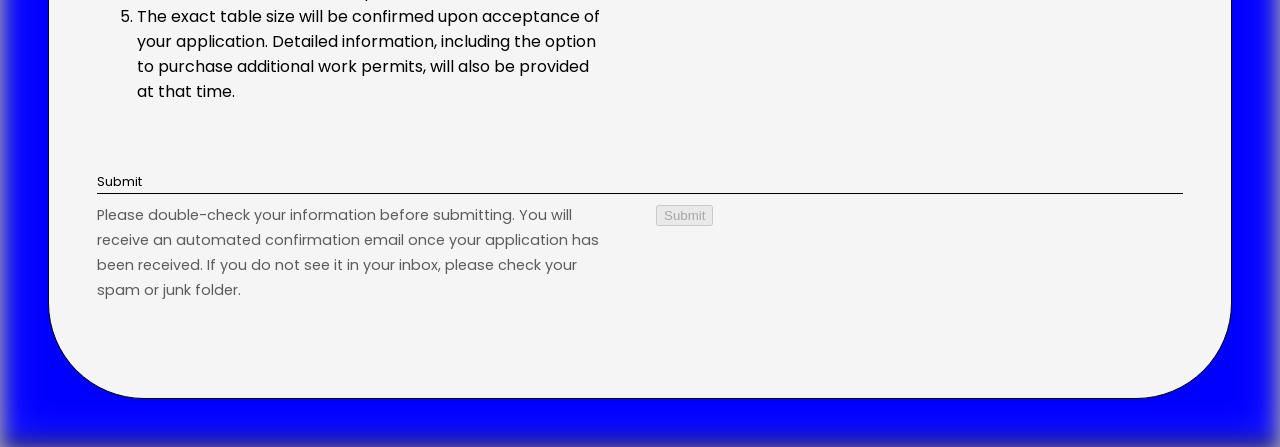
<file: overseaapplication.html>
<!doctype html>
<html lang="en">
  <head>
    <meta charset="UTF-8" />
    <meta name="viewport" content="width=device-width, initial-scale=1.0" />

    <title>Oversea Application - 草率季Taipei Art Book Fair</title>
    <link rel="shortcut icon" href="image/icon-1.ico" />
    <link rel="stylesheet" href="css/opencall.css" />
    <link rel="stylesheet" href="css/font.css" />
    <script>
      (function () {
        try {
          if (new URLSearchParams(location.search).get("embed") === "1") {
            document.documentElement.classList.add("opencall-embed");
          }
        } catch (e) {}
      })();
    </script>
    <style>
      html.opencall-embed .ETgohome {
        display: none !important;
      }
      html.opencall-embed body {
        margin: 0;
        padding: 1rem 0.75rem 2rem;
      }
    </style>

    <!-- Google tag (gtag.js) -->
    <script
      async
      src="https://www.googletagmanager.com/gtag/js?id=G-EPSXJPDH6L"
    ></script>
    <script>
      window.dataLayer = window.dataLayer || [];
      function gtag() {
        dataLayer.push(arguments);
      }
      gtag("js", new Date());

      gtag("config", "G-EPSXJPDH6L");
    </script>
    <style>
      @keyframes oc-marquee {
        from {
          transform: translateX(100vw);
        }
        to {
          transform: translateX(-100%);
        }
      }
      #oc-schedule-banner span {
        display: inline-block;
        animation: oc-marquee 22s linear infinite;
        white-space: nowrap;
        letter-spacing: 0.04em;
      }
    </style>
  </head>
  <body>
    <!-- Open Call schedule banner — populated from publishApiUrl -->
    <div
      id="oc-schedule-banner"
      style="
        display: none;
        background: #000;
        color: #fff;
        overflow: hidden;
        font-size: 0.78rem;
        line-height: 1;
        padding: 6px 0;
        position: sticky;
        top: 0;
        z-index: 300;
        width: 100%;
        box-sizing: border-box;
      "
    >
      <span id="oc-schedule-banner-text"></span>
    </div>
    <script>
      (function () {
        var API =
          "https://script.google.com/macros/s/AKfycbwL1g0fpahfuau7g8vuF1Oya0aAS2QvIj0S0EL6rXuajWzYVfgviUm64EmR95xwRMPEQg/exec";
        function fmt(iso) {
          if (!iso) return "—";
          var d = new Date(iso);
          return (
            d.getFullYear() +
            "." +
            String(d.getMonth() + 1).padStart(2, "0") +
            "." +
            String(d.getDate()).padStart(2, "0") +
            "  " +
            String(d.getHours()).padStart(2, "0") +
            ":" +
            String(d.getMinutes()).padStart(2, "0")
          );
        }
        fetch(API)
          .then(function (r) {
            return r.json();
          })
          .then(function (data) {
            var s = data["opencall-schedule"];
            if (!s || (!s.openTime && !s.closeTime)) return;
            var chunk =
              "✦  申請開放 Open Call  " +
              fmt(s.openTime) +
              "  →  截止 Deadline  " +
              fmt(s.closeTime) +
              "  (GMT+8)　　　　";
            document.getElementById("oc-schedule-banner-text").textContent =
              chunk + chunk;
            document.getElementById("oc-schedule-banner").style.display =
              "block";
          })
          .catch(function () {});
      })();
    </script>

    <iframe
      name="hidden_iframe"
      id="hidden_iframe"
      style="display: none"
    ></iframe>
    <div class="ETgohome">
      <a href="index.html">
        <div class="backhome">←</div>
        <div class="backhome-smalltext">B<br />a<br />c<br />k</div></a
      >
    </div>

    <form
      id="BoothApplication"
      target="hidden_iframe"
      action="https://docs.google.com/forms/d/e/1FAIpQLScms_1jOc4nVGBAHF9r1-iSU0wRxj-3mcZ2cKkV32rKwkKnOw/formResponse"
      method="post"
    >
      <div style="font-size: 1rem; text-align: center; font-weight: 600">
        Oversea Application<br />TAIPEI ART BOOK FAIR OPEN CALL
      </div>
      <!-- <div style="font-size: 0.7rem; text-align: center; font-weight: 600">
        For local application →
        <a href="localapplication.html">本地申請</a>
      </div> -->
      <br /><br />
      <span class="description-header">Exhibitor's Info</span>
      <div class="module-form layout-form-columnized">
        <!-- Exhibitor name: English (entry.1159390039), original script (entry.2674519285) — add separate short-answer in Google Form and replace ID if needed -->
        <div class="column">
          <span class="from-header">Exhibitor / Brand Name (English)</span>
          Official display name for the website, directory, and search tags
          (required). Please use the English name you publish under.
        </div>
        <div class="column layout-form-column-grid-1">
          <span class="from-description-header-ness"
            >Required, max. 80 characters</span
          >
          <input
            class="form-input"
            name="entry.1159390039"
            placeholder="e.g. Studio Name in English"
            maxlength="80"
            required
            pattern="^[a-zA-Z\u0100-\u024F0-9\s\-_]*$"
            title="Latin letters with diacritics (e.g., ñ, ü, ğ), numbers, spaces, hyphens, and underscores are allowed."
          />
        </div>
        <div class="column">
          <span class="from-header"
            >Exhibitor / Brand Name (Original Script / Language)</span
          >
          If you regularly use a name in another script or language, enter it
          here (optional). Helpful when it differs from the English name above.
        </div>
        <div class="column layout-form-column-grid-1">
          <span class="from-description-header-ness-no"
            >Optional, max. 80 characters</span
          >
          <input
            class="form-input"
            name="entry.2674519285"
            placeholder="e.g. name in your language or script (leave blank if same as English)"
            maxlength="80"
            title="Please do not enter special characters; may be left blank."
          />
        </div>
        <!--Bio-->
        <div class="column">
          <span class="from-header">Bio</span>
          The information you provide will be officially displayed on the
          website, in search tags, and in the catalog.
        </div>
        <div class="column layout-form-column-grid-1">
          <span class="from-description-header-ness"
            >Required, English bio max. 100 characters (same limit as
            dashboard)</span
          >
          <textarea
            class="form-input-textarea"
            name="entry.1793579345"
            placeholder="Bio (max. 100 characters)"
            maxlength="100"
            required
          ></textarea>
        </div>
        <!--Social Media-->
        <div class="column">
          <span class="from-header">Social Media</span>
          The information you provide will be officially displayed on the
          website, in search tags, and in the catalog. If multiple brands apply
          under a shared booth, only one brand’s social media will be
          highlighted.
        </div>
        <div class="column layout-form-column-grid-2">
          <span class="from-description-header-ness-no">Optional</span>
          <input
            type="url"
            class="form-input"
            name="entry.1361490241"
            placeholder="Facebook. https://facebook.com/"
            maxlength="1500"
          />
          <input
            type="url"
            class="form-input"
            name="entry.138567696"
            placeholder="Instagram. https://instagram.com/"
            maxlength="1500"
          />
          <input
            type="url"
            class="form-input"
            name="entry.699732974"
            placeholder="Website. https://"
            maxlength="3000"
          />
          <input
            type="url"
            class="form-input"
            name="entry.2050899252"
            placeholder="Other. https://"
            maxlength="3000"
          />
          <input
            type="url"
            class="form-input"
            name="entry.830227276"
            placeholder="Other. https://"
            maxlength="3000"
          />
        </div>
        <!--Promotion Content-->
        <div class="column">
          <span class="from-header">Promotion Content</span>
          Do you agree to the use of your provided content and information for
          promotional purposes by the 2026 Taipei Art Book Fair team?
        </div>
        <div class="column layout-form-column-grid-2">
          <span class="from-description-header-ness">Required Question</span>
          <input
            type="radio"
            class="form-input-radio"
            name="entry.7322984"
            id="PromotionContent_Agree"
            value="I agree"
            required
          />
          <label for="PromotionContent_Agree" class="form-label">
            <span class="from-label-header">I agree</span>
            <span class="from-label-description-header"
              >Consent to data use</span
            >
          </label>
          <input
            type="radio"
            class="form-input-radio"
            name="entry.7322984"
            id="PromotionContent_Disagree"
            value="I disagree"
            required
          />
          <label for="PromotionContent_Disagree" class="form-label">
            <span class="from-label-header">I disagree</span>
            <span class="from-label-description-header"
              >Do not consent to data use</span
            >
          </label>
        </div>

        <!--Insufficient Information-->
        <div class="column question-InsufficientInformation">
          <span class="from-sub-header"
            >When Insufficient Information Is Provided by the Exhibitor</span
          >
          If insufficient information is provided by the exhibitor, do you agree
          to allow the Taipei Art Book Fair team to access and use relevant data
          from your Facebook, Instagram, and official website for marketing and
          media purposes related solely to the 2025 Taipei Art Book Fair?
        </div>
        <div
          class="column layout-form-column-grid-2 question-InsufficientInformation"
        >
          <span class="from-description-header-ness">Required Question</span>
          <input
            type="radio"
            class="form-input-radio"
            name="entry.1214650515"
            id="InsufficientInformation_Agree"
            value="I agree"
          />
          <label for="InsufficientInformation_Agree" class="form-label">
            <span class="from-label-header">I agree</span>
            <span class="from-label-description-header"
              >Consent to data use</span
            >
          </label>
          <input
            type="radio"
            class="form-input-radio"
            name="entry.1214650515"
            id="InsufficientInformation_Disagree"
            value="I disagree"
          />
          <label for="InsufficientInformation_Disagree" class="form-label">
            <span class="from-label-header">I disagree</span>
            <span class="from-label-description-header"
              >Do not consent to data use</span
            >
          </label>
        </div>
      </div>

      <span class="description-header">Participating in a record survey</span>
      <div class="module-form layout-form-columnized">
        <!--Participated In-->
        <div class="column">
          <span class="from-header">Have you participated before?</span>
          Have you ever participated as an exhibitor in previous years?
        </div>
        <div class="column layout-form-column-grid-2">
          <span class="from-description-header-ness">Required Question</span>
          <input
            type="radio"
            class="form-input-radio"
            name="entry.1144386047"
            id="participatedin_Yes"
            value="Yes"
            required
          />
          <label for="participatedin_Yes" class="form-label">
            <span class="from-label-header">Yes</span>
            <span class="from-label-description-header">
              Select this if you have previously participated.
            </span>
          </label>
          <input
            type="radio"
            class="form-input-radio"
            name="entry.1144386047"
            id="participatedin_Firsttime"
            value="First Time"
          />
          <label for="participatedin_Firsttime" class="form-label">
            <span class="from-label-header">First Time</span>
            <span class="from-label-description-header">
              Select this if this is your first time participating.
            </span>
          </label>
        </div>

        <!--Participated Years-->
        <div class="column question-ParticipatedYears">
          <span class="from-sub-header"
            >Please tell us the years you have participated</span
          >
        </div>
        <div
          class="column layout-form-column-grid-4 question-ParticipatedYears"
        >
          <span class="from-description-header-ness"
            >Required Question, Multiple Selection Allowed</span
          >
          <input
            type="checkbox"
            class="form-input-checkbox"
            name="entry.1734398784"
            id="ParticipatedYears_2016"
            value="2016"
          />
          <label for="ParticipatedYears_2016" class="form-label">
            <span class="from-label-header">2016</span>
            <span class="from-label-description-header">Sponge</span>
          </label>
          <input
            type="checkbox"
            class="form-input-checkbox"
            name="entry.1734398784"
            id="ParticipatedYears_2017"
            value="2017"
          />
          <label for="ParticipatedYears_2017" class="form-label">
            <span class="from-label-header">2017</span>
            <span class="from-label-description-header">Herb</span>
          </label>
          <input
            type="checkbox"
            class="form-input-checkbox"
            name="entry.1734398784"
            id="ParticipatedYears_2018"
            value="2018"
          />
          <label for="ParticipatedYears_2018" class="form-label">
            <span class="from-label-header">2018</span>
            <span class="from-label-description-header">Bang Bang Bang</span>
          </label>
          <input
            type="checkbox"
            class="form-input-checkbox"
            name="entry.1734398784"
            id="ParticipatedYears_2019"
            value="2019"
          />
          <label for="ParticipatedYears_2019" class="form-label">
            <span class="from-label-header">2019</span>
            <span class="from-label-description-header">Mesh Up</span>
          </label>
          <input
            type="checkbox"
            class="form-input-checkbox"
            name="entry.1734398784"
            id="ParticipatedYears_2020"
            value="2020"
          />
          <label for="ParticipatedYears_2020" class="form-label">
            <span class="from-label-header">2020</span>
            <span class="from-label-description-header">Window</span>
          </label>
          <input
            type="checkbox"
            class="form-input-checkbox"
            name="entry.1734398784"
            id="ParticipatedYears_2022"
            value="2022"
          />
          <label for="ParticipatedYears_2022" class="form-label">
            <span class="from-label-header">2022</span>
            <span class="from-label-description-header">Face</span>
          </label>
          <input
            type="checkbox"
            class="form-input-checkbox"
            name="entry.1734398784"
            id="ParticipatedYears_2023"
            value="2023"
          />
          <label for="ParticipatedYears_2023" class="form-label">
            <span class="from-label-header">2023</span>
            <span class="from-label-description-header">Never Give Up</span>
          </label>
          <input
            type="checkbox"
            class="form-input-checkbox"
            name="entry.1734398784"
            id="ParticipatedYears_2024"
            value="2024"
          />
          <label for="ParticipatedYears_2024" class="form-label">
            <span class="from-label-header">2024</span>
            <span class="from-label-description-header">Groovy Quote</span>
          </label>
          <input
            type="checkbox"
            class="form-input-checkbox"
            name="entry.1734398784"
            id="ParticipatedYears_2025"
            value="2025"
          />
          <label for="ParticipatedYears_2025" class="form-label">
            <span class="from-label-header">2025</span>
            <span class="from-label-description-header">Soft POW</span>
          </label>
          <input
            type="checkbox"
            class="form-input-checkbox"
            name="entry.1734398784"
            id="ParticipatedYears_2026"
            value="2026"
          />
          <label for="ParticipatedYears_2026" class="form-label">
            <span class="from-label-header">2026</span>
            <span class="from-label-description-header">Ctrl+Y</span>
          </label>
        </div>
      </div>

      <span class="description-header">Preferred Booth Type</span>
      <div class="module-form layout-form-columnized">
        <!--Preferred Booth Type-->
        <div class="column">
          <span class="from-header">Select the type of booth</span>
          The organizer will allocate equipment, space, and location according
          to the selected booth type. Booth locations will be assigned by the
          organizer and no specific location requests can be accommodated.
          Please carefully evaluate the appropriate booth type. Once submitted,
          no modifications or adjustments can be made.
          <br />
          <br />
          Details regarding table sizes and specifics will be notified upon
          acceptance. Accepted applicants must complete booth fee payment within
          two weeks, otherwise participation will be automatically cancelled.
        </div>
        <div class="column layout-form-column-grid-1">
          <span class="from-description-header-ness">Required Question</span>
          <span class="from-description-header">
            Regular Book Booth. For exhibitors whose primary practice or sales
            focus on books. Applicants must submit at least three previously
            published titles and relevant review materials.
          </span>
          <input
            type="radio"
            class="form-input-radio"
            name="entry.133172086"
            id="PreferredBoothType_LargeBookStalls"
            value="Regular Book Booth"
            required
          />
          <label for="PreferredBoothType_LargeBookStalls" class="form-label">
            <span class="from-label-header">Regular Book Booth</span>
            <span class="from-label-sub-header" style="font-weight: 200"
              >&nbsp; NTD$5,000 incl. tax</span
            ><br />
            <span class="from-label-description-header">
              Includes: 120 × 60 cm table ×1, chairs ×2, passes ×2, TPABF
              Catalog ×1 (one page featured)
            </span>
          </label>

          <span class="from-description-header">
            Regular Non-Book Booth. For exhibitors whose main works or products
            are non-book items.
          </span>
          <input
            type="radio"
            class="form-input-radio"
            name="entry.133172086"
            id="PreferredBoothType_CreativeProducts"
            value="Regular Non-Book Booth"
            required
          />
          <label for="PreferredBoothType_CreativeProducts" class="form-label">
            <span class="from-label-header">Regular Non-Book Booth</span>
            <span class="from-label-sub-header" style="font-weight: 200"
              >&nbsp; NTD$8,000 incl. tax</span
            ><br />
            <span class="from-label-description-header">
              Includes: 120 × 60 cm table ×1, chairs ×2, passes ×2, TPABF
              Catalog ×1 (one page featured)
            </span>
          </label>

          <span class="from-description-header">
            Installation Booth. For exhibitors presenting large-scale
            installations or spatial works.
          </span>
          <input
            type="radio"
            class="form-input-radio"
            name="entry.133172086"
            id="PreferredBoothType_Curation"
            value="Installation Booth"
            required
          />
          <label for="PreferredBoothType_Curation" class="form-label">
            <span class="from-label-header">Installation Booth</span>
            <span class="from-label-sub-header" style="font-weight: 200"
              >&nbsp; NTD$10,000 incl. tax</span
            ><br />
            <span class="from-label-description-header">
              Includes: 1.5 m × 1.5 m space, passes ×2, TPABF Catalog ×1 (one
              page featured)
            </span>
          </label>

          <span class="from-description-header">
            Curation Booth. For exhibitors who need a larger space to display a
            significant amount of work.
          </span>
          <input
            type="radio"
            class="form-input-radio"
            name="entry.133172086"
            id="PreferredBoothType_CurationBooth"
            value="Curation Booth"
            required
          />
          <label for="PreferredBoothType_CurationBooth" class="form-label">
            <span class="from-label-header">Curation Booth</span>
            <span class="from-label-sub-header" style="font-weight: 200"
              >&nbsp; NTD$50,000 incl. tax</span
            ><br />
            <span class="from-label-description-header">
              Includes: 3m*3m space, 120 × 60 cm table ×2, chairs ×4, passes ×6,
              TPABF Catalog ×1 (one page featured)
            </span>
          </label>
        </div>
      </div>

      <span class="description-header">Submission Info</span>
      <div class="module-form layout-form-columnized">
        <!--Nationality-->
        <div class="column">
          <span class="from-header">Nationality</span>
          This information will be used on the Exhibitors page of our website.
        </div>
        <div class="column layout-form-column-grid-1">
          <span class="from-description-header-ness">Required Question.</span>
          <select
            class="form-input"
            name="entry.356734101"
            required
            style="color: grey"
            onchange="this.style.color = this.value ? 'black' : 'grey'"
          >
            <option value="" disabled selected hidden>
              Please select your nationality
            </option>
            <option value="AF">Afghanistan (AF)</option>
            <option value="AL">Albania (AL)</option>
            <option value="DZ">Algeria (DZ)</option>
            <option value="AS">American Samoa (AS)</option>
            <option value="AD">Andorra (AD)</option>
            <option value="AO">Angola (AO)</option>
            <option value="AI">Anguilla (AI)</option>
            <option value="AQ">Antarctica (AQ)</option>
            <option value="AG">Antigua and Barbuda (AG)</option>
            <option value="AR">Argentina (AR)</option>
            <option value="AM">Armenia (AM)</option>
            <option value="AW">Aruba (AW)</option>
            <option value="AU">Australia (AU)</option>
            <option value="AT">Austria (AT)</option>
            <option value="AZ">Azerbaijan (AZ)</option>
            <option value="BS">Bahamas, The (BS)</option>
            <option value="BH">Bahrain (BH)</option>
            <option value="BD">Bangladesh (BD)</option>
            <option value="BB">Barbados (BB)</option>
            <option value="BY">Belarus (BY)</option>
            <option value="BE">Belgium (BE)</option>
            <option value="BZ">Belize (BZ)</option>
            <option value="BJ">Benin (BJ)</option>
            <option value="BM">Bermuda (BM)</option>
            <option value="BT">Bhutan (BT)</option>
            <option value="BO">Bolivia (BO)</option>
            <option value="BA">Bosnia and Herzegovina (BA)</option>
            <option value="BW">Botswana (BW)</option>
            <option value="BR">Brazil (BR)</option>
            <option value="IO">British Indian Ocean Territory (IO)</option>
            <option value="VG">British Virgin Islands (VG)</option>
            <option value="BN">Brunei (BN)</option>
            <option value="BG">Bulgaria (BG)</option>
            <option value="BF">Burkina Faso (BF)</option>
            <option value="MM">Burma (MM)</option>
            <option value="BI">Burundi (BI)</option>
            <option value="KH">Cambodia (KH)</option>
            <option value="CM">Cameroon (CM)</option>
            <option value="CA">Canada (CA)</option>
            <option value="CV">Cape Verde (CV)</option>
            <option value="KY">Cayman Islands (KY)</option>
            <option value="CF">Central African Republic (CF)</option>
            <option value="TD">Chad (TD)</option>
            <option value="CL">Chile (CL)</option>
            <option value="CN">China (CN)</option>
            <option value="CX">Christmas Island (CX)</option>
            <option value="CC">Cocos (Keeling) Islands (CC)</option>
            <option value="CO">Colombia (CO)</option>
            <option value="KM">Comoros (KM)</option>
            <option value="CD">Congo, Democratic Republic of the (CD)</option>
            <option value="CG">Congo, Republic of the (CG)</option>
            <option value="CK">Cook Islands (CK)</option>
            <option value="CR">Costa Rica (CR)</option>
            <option value="CI">Cote d'Ivoire (CI)</option>
            <option value="HR">Croatia (HR)</option>
            <option value="CU">Cuba (CU)</option>
            <option value="CY">Cyprus (CY)</option>
            <option value="CZ">Czech Republic (CZ)</option>
            <option value="DK">Denmark (DK)</option>
            <option value="DJ">Djibouti (DJ)</option>
            <option value="DM">Dominica (DM)</option>
            <option value="DO">Dominican Republic (DO)</option>
            <option value="EC">Ecuador (EC)</option>
            <option value="EG">Egypt (EG)</option>
            <option value="SV">El Salvador (SV)</option>
            <option value="GQ">Equatorial Guinea (GQ)</option>
            <option value="ER">Eritrea (ER)</option>
            <option value="EE">Estonia (EE)</option>
            <option value="ET">Ethiopia (ET)</option>
            <option value="FK">Falkland Islands (Islas Malvinas) (FK)</option>
            <option value="FO">Faroe Islands (FO)</option>
            <option value="FJ">Fiji (FJ)</option>
            <option value="FI">Finland (FI)</option>
            <option value="FR">France (FR)</option>
            <option value="GF">French Guiana (GF)</option>
            <option value="PF">French Polynesia (PF)</option>
            <option value="TF">French Southern and Antarctic Lands (TF)</option>
            <option value="GA">Gabon (GA)</option>
            <option value="GM">Gambia, The (GM)</option>
            <option value="GE">Georgia (GE)</option>
            <option value="DE">Germany (DE)</option>
            <option value="GH">Ghana (GH)</option>
            <option value="GI">Gibraltar (GI)</option>
            <option value="GR">Greece (GR)</option>
            <option value="GL">Greenland (GL)</option>
            <option value="GD">Grenada (GD)</option>
            <option value="GP">Guadeloupe (GP)</option>
            <option value="GU">Guam (GU)</option>
            <option value="GT">Guatemala (GT)</option>
            <option value="GG">Guernsey (GG)</option>
            <option value="GN">Guinea (GN)</option>
            <option value="GW">Guinea-Bissau (GW)</option>
            <option value="GY">Guyana (GY)</option>
            <option value="HT">Haiti (HT)</option>
            <option value="VA">Holy See (Vatican City) (VA)</option>
            <option value="HN">Honduras (HN)</option>
            <option value="HK">Hong Kong (HK)</option>
            <option value="HU">Hungary (HU)</option>
            <option value="IS">Iceland (IS)</option>
            <option value="IN">India (IN)</option>
            <option value="ID">Indonesia (ID)</option>
            <option value="IR">Iran (IR)</option>
            <option value="IQ">Iraq (IQ)</option>
            <option value="IE">Ireland (IE)</option>
            <option value="IM">Isle of Man (IM)</option>
            <option value="IL">Israel (IL)</option>
            <option value="IT">Italy (IT)</option>
            <option value="JM">Jamaica (JM)</option>
            <option value="JP">Japan (JP)</option>
            <option value="JE">Jersey (JE)</option>
            <option value="JO">Jordan (JO)</option>
            <option value="KZ">Kazakhstan (KZ)</option>
            <option value="KE">Kenya (KE)</option>
            <option value="KI">Kiribati (KI)</option>
            <option value="KP">Korea, North (KP)</option>
            <option value="KR">Korea, South (KR)</option>
            <option value="KW">Kuwait (KW)</option>
            <option value="KG">Kyrgyzstan (KG)</option>
            <option value="LA">Laos (LA)</option>
            <option value="LV">Latvia (LV)</option>
            <option value="LB">Lebanon (LB)</option>
            <option value="LS">Lesotho (LS)</option>
            <option value="LR">Liberia (LR)</option>
            <option value="LY">Libya (LY)</option>
            <option value="LI">Liechtenstein (LI)</option>
            <option value="LT">Lithuania (LT)</option>
            <option value="LU">Luxembourg (LU)</option>
            <option value="MO">Macau (MO)</option>
            <option value="MK">Macedonia (MK)</option>
            <option value="MG">Madagascar (MG)</option>
            <option value="MW">Malawi (MW)</option>
            <option value="MY">Malaysia (MY)</option>
            <option value="MV">Maldives (MV)</option>
            <option value="ML">Mali (ML)</option>
            <option value="MT">Malta (MT)</option>
            <option value="MH">Marshall Islands (MH)</option>
            <option value="MQ">Martinique (MQ)</option>
            <option value="MR">Mauritania (MR)</option>
            <option value="MU">Mauritius (MU)</option>
            <option value="YT">Mayotte (YT)</option>
            <option value="MX">Mexico (MX)</option>
            <option value="FM">Micronesia, Federated States of (FM)</option>
            <option value="MD">Moldova (MD)</option>
            <option value="MC">Monaco (MC)</option>
            <option value="MN">Mongolia (MN)</option>
            <option value="MA">Morocco (MA)</option>
            <option value="MZ">Mozambique (MZ)</option>
            <option value="NA">Namibia (NA)</option>
            <option value="NR">Nauru (NR)</option>
            <option value="NP">Nepal (NP)</option>
            <option value="NL">Netherlands (NL)</option>
            <option value="NC">New Caledonia (NC)</option>
            <option value="NZ">New Zealand (NZ)</option>
            <option value="NI">Nicaragua (NI)</option>
            <option value="NE">Niger (NE)</option>
            <option value="NG">Nigeria (NG)</option>
            <option value="NO">Norway (NO)</option>
            <option value="OM">Oman (OM)</option>
            <option value="PK">Pakistan (PK)</option>
            <option value="PW">Palau (PW)</option>
            <option value="PA">Panama (PA)</option>
            <option value="PG">Papua New Guinea (PG)</option>
            <option value="PY">Paraguay (PY)</option>
            <option value="PE">Peru (PE)</option>
            <option value="PH">Philippines (PH)</option>
            <option value="PL">Poland (PL)</option>
            <option value="PT">Portugal (PT)</option>
            <option value="PR">Puerto Rico (PR)</option>
            <option value="QA">Qatar (QA)</option>
            <option value="RE">Reunion (RE)</option>
            <option value="RO">Romania (RO)</option>
            <option value="RU">Russia (RU)</option>
            <option value="RW">Rwanda (RW)</option>
            <option value="SH">Saint Helena (SH)</option>
            <option value="KN">Saint Kitts and Nevis (KN)</option>
            <option value="LC">Saint Lucia (LC)</option>
            <option value="PM">Saint Pierre and Miquelon (PM)</option>
            <option value="VC">Saint Vincent and the Grenadines (VC)</option>
            <option value="WS">Samoa (WS)</option>
            <option value="SM">San Marino (SM)</option>
            <option value="ST">Sao Tome and Principe (ST)</option>
            <option value="SA">Saudi Arabia (SA)</option>
            <option value="SN">Senegal (SN)</option>
            <option value="RS">Serbia (RS)</option>
            <option value="SC">Seychelles (SC)</option>
            <option value="SL">Sierra Leone (SL)</option>
            <option value="SG">Singapore (SG)</option>
            <option value="SK">Slovakia (SK)</option>
            <option value="SI">Slovenia (SI)</option>
            <option value="SB">Solomon Islands (SB)</option>
            <option value="SO">Somalia (SO)</option>
            <option value="ZA">South Africa (ZA)</option>
            <option value="ES">Spain (ES)</option>
            <option value="LK">Sri Lanka (LK)</option>
            <option value="SD">Sudan (SD)</option>
            <option value="SR">Suriname (SR)</option>
            <option value="SZ">Swaziland (SZ)</option>
            <option value="SE">Sweden (SE)</option>
            <option value="CH">Switzerland (CH)</option>
            <option value="SY">Syria (SY)</option>
            <option value="TW">Taiwan (TW)</option>
            <option value="TJ">Tajikistan (TJ)</option>
            <option value="TZ">Tanzania (TZ)</option>
            <option value="TH">Thailand (TH)</option>
            <option value="TL">Timor-Leste (TL)</option>
            <option value="TG">Togo (TG)</option>
            <option value="TO">Tonga (TO)</option>
            <option value="TT">Trinidad and Tobago (TT)</option>
            <option value="TN">Tunisia (TN)</option>
            <option value="TR">Turkey (TR)</option>
            <option value="TM">Turkmenistan (TM)</option>
            <option value="TV">Tuvalu (TV)</option>
            <option value="UG">Uganda (UG)</option>
            <option value="UA">Ukraine (UA)</option>
            <option value="AE">United Arab Emirates (AE)</option>
            <option value="GB">United Kingdom (GB)</option>
            <option value="US">United States (US)</option>
            <option value="UY">Uruguay (UY)</option>
            <option value="UZ">Uzbekistan (UZ)</option>
            <option value="VU">Vanuatu (VU)</option>
            <option value="VE">Venezuela (VE)</option>
            <option value="VN">Vietnam (VN)</option>
            <option value="YE">Yemen (YE)</option>
            <option value="ZM">Zambia (ZM)</option>
            <option value="ZW">Zimbabwe (ZW)</option>
          </select>
        </div>

        <!--Base Location-->
        <div class="column">
          <span class="from-header">Base Location</span>
          Please indicate your base location of your creative practice.
        </div>
        <div class="column layout-form-column-grid-1">
          <span class="from-description-header-ness">Required Question</span>
          <input
            class="form-input"
            name="entry.1232010148"
            placeholder="Base Location. e.g., Taipei"
            maxlength="100"
            required
          />
        </div>

        <!--Role-->
        <div class="column">
          <span class="from-header">Role</span>
          Please select your role for selection reference.
        </div>
        <div class="column layout-form-column-grid-1">
          <span class="from-description-header-ness">Required Question</span>
          <select
            class="form-input"
            name="entry.2022316464"
            required
            style="color: grey"
            onchange="this.style.color = this.value ? 'black' : 'grey'"
          >
            <option value="" disabled selected hidden>
              Please select your role
            </option>
            <option value="a0 Creator">a0 Creator 創作者</option>
            <option value="a1 Bookstore">a1 Bookstore 書店</option>
            <option value="a2 Publisher/Press">
              a2 Publisher/Press 出版商
            </option>
            <option value="a3 Printing/Paper">
              a3 Printing/Paper 印刷廠/紙廠
            </option>
            <option value="a4 Cultural Institution">
              a4 Cultural Institution 文化機構
            </option>
            <option value="a5 Select Shop">a5 Select Shop 選品店</option>
            <option value="a6 Group/Structure">a6 Group/Structure 團體</option>
          </select>
        </div>

        <!-- 作品類別 -->
        <div class="column" id="workcat">
          <span class="from-header">Work Category</span>
          Please select your work category for selection reference.
        </div>
        <div class="column layout-form-column-grid-1" id="workcat2">
          <span class="from-description-header-ness" style="display: block"
            >Required Question</span
          >
          <select
            id="sub-category"
            name="entry.1482635628"
            required
            disabled
            style="color: grey; max-width: 65%"
          >
            <option value="" disabled selected hidden>
              Please select booth type first
            </option>
          </select>
        </div>

        <!--Product Links-->
        <div
          class="column question-ProductLinks"
          id="productLink"
          style="display: none"
        >
          <span class="from-header">Product Description</span>
          Please briefly describe the products you plan to sell at your booth.
        </div>
        <div
          class="column layout-form-column-grid-1 question-ProductLinks"
          id="productLink-l"
          style="display: none"
        >
          <span class="from-description-header-ness">Required Question</span
          ><br />
          <textarea
            class="form-input-textarea"
            name="entry.1111437113"
            placeholder="Product items. e.g., metal sculptures, keychains, beverages..."
            maxlength="1000"
            style="width: 100%"
          ></textarea>
        </div>
        <!-- work link -->
        <div
          class="column question-WorkLinks"
          id="uploadArtwork"
          style="display: none"
        >
          <span class="from-header">Portfolio Upload</span>
          <span id="port-description">
            For units applying for "Regular Book Booth", please provide at least
            three previously published titles and relevant review materials.
            (Not including notebooks, calendars, postcards, etc.). If the
            content provided does not meet the standards for book booth
            admission, the organizer will conditionally accept other booth
            types. Creators engaged in art book publishing will be given
            priority in the selection process. The organizer will review based
            on the content you submit.<br /><br />
            We also welcome creators to create and design booths based on each
            year's theme, which will be taken into account in booth review and
            the Sloppy Award.
          </span>
        </div>
        <div
          class="column layout-form-column-grid-1 question-ProductLinks"
          id="uploadArtwork-l"
          style="display: none"
        >
          <span class="from-description-header-ness">
            Required Question. Please upload<strong>
              one compiled PDF file</strong
            >, maximum
            <strong>10 A4 pages, file size not exceeding 8MB</strong>. Do not
            upload multiple PDFs. If you have multiple pages, please combine
            them into <u>one PDF file</u>. </span
          ><br />
          <div class="upload-container">
            <input
              type="file"
              id="fileInput"
              name="file"
              accept=".pdf,application/pdf"
            />
            <input
              type="hidden"
              name="entry.715764736"
              id="uploadedFileUrl"
              value="some-unique-id-or-timestamp"
            />
            <input type="hidden" name="category" value="artwork" />
          </div>
        </div>

        <!--Plan Links-->
        <div
          class="column question-PlanLinks"
          id="proposalLink"
          style="display: none"
        >
          <span class="from-header">Proposal Plan</span>
          Must include installation sketches, plan descriptions, creator
          introduction, work introduction, product list, etc.
        </div>
        <div
          class="column layout-form-column-grid-1 question-PlanLinks"
          id="proposalLink-l"
          style="display: none"
        >
          <span class="from-description-header-ness">
            Required Question. Please upload<strong>
              one compiled PDF file</strong
            >, maximum
            <strong>10 A4 pages, file size not exceeding 8MB</strong>. Do not
            upload multiple PDFs. If you have multiple pages, please combine
            them into <u>one PDF file</u>. </span
          ><br />
          <div class="upload-container">
            <input
              type="file"
              id="fileInput2"
              name="file"
              accept=".pdf,application/pdf"
            />
            <input
              type="hidden"
              name="entry.1801583093"
              id="uploadedFileUrl2"
              value="some-unique-id-or-timestamp"
            />
            <input type="hidden" name="category" value="proposal" />
          </div>
        </div>

        <!--Curation Booth Design Plan-->
        <div
          class="column question-CurationLinks"
          id="curationLink"
          style="display: none"
        >
          <span class="from-header"
            >Portfolio or Curation Booth Design Plan</span
          >
          If you are applying for a curation booth, please include your
          curatorial/design plan and a list of works.
          <br /><br />
          Taipei Art Book Fair encourages creators to design their booths in
          line with each year's theme, which will also be taken into account
          during the booth selection process. We welcome everyone to use their
          imagination and be creative!
        </div>
        <div
          class="column layout-form-column-grid-1 question-CurationLinks"
          id="curationLink-l"
          style="display: none"
        >
          <span class="from-description-header-ness">
            Required Question. Please upload
            <strong>one compiled PDF</strong> file. Maximum size:
            <strong>10 A4 pages, 8MB</strong>. Do not upload multiple files. If
            you have more than one file, combine them into <u>a single PDF</u>.
          </span>
          <br />
          <div class="upload-container">
            <input
              type="file"
              id="fileInput3"
              name="file"
              accept=".pdf,application/pdf"
            />
            <input
              type="hidden"
              name="entry.715764736"
              id="uploadedFileUrl3"
              value="some-unique-id-or-timestamp"
            />
            <input type="hidden" name="category" value="curation" />
          </div>
        </div>

        <!--Workshop Proposal-->
        <div class="column">
          <span class="from-header">Workshop Proposal</span>
          If you have any workshop proposals, please let us know. Alternatively,
          if you come up with ideas later, you can contact us via email at
          hooroo@double-grass.com.
        </div>
        <div class="column layout-form-column-grid-1">
          <span class="from-description-header-ness-no">Optional</span>
          <textarea
            class="form-input-textarea"
            name="entry.1347561831"
            placeholder="Workshop Proposal"
            maxlength="1000"
          ></textarea>
        </div>

        <!-- Poster Space -->
        <div class="column">
          <span class="from-header"
            >Do you have a public space available for poster display?</span
          >
          Please fill in your receiving information and include the Google Maps
          link. We will add your location to the TPABF Poster Map. We’ll send
          this year’s TPABF posters to your space so we can spread the word
          together :)
        </div>

        <div class="column layout-form-column-grid-1">
          <span class="from-description-header-ness-no">Optional</span>
          <textarea
            class="form-input-textarea"
            name="entry.1381238601"
            placeholder="Please fill in your receiving information and include the Google Maps link"
            maxlength="1000"
          ></textarea>
        </div>

        <!--Further Questions-->
        <div class="column">
          <span class="from-header">I Have Something to Say!</span>
          If you have any other questions, comments, or anything you'd like to
          say to us, please leave your message here.
        </div>
        <div class="column layout-form-column-grid-1">
          <span class="from-description-header-ness-no">Optional</span>
          <textarea
            class="form-input-textarea"
            name="entry.2019239800"
            placeholder="Message"
            maxlength="1000"
          ></textarea>
        </div>
      </div>

      <span class="description-header">Notice</span>
      <div class="module-form layout-form-columnized">
        <div class="column">
          <ol class="from-ol">
            <li>
              In order to support the art book practices, priority will be given
              to creators who are currently active. It is recommended to upload
              your most recent portfolio or work, as well as personal social
              media links or websites, in the application form for reference
              during the selection process.
            </li>
            <li>
              Taipei Art Book Fair encourages participants to develop booth
              ideas that respond to the theme of each edition. The relevance to
              the theme will also be considered during the booth selection
              process and in the evaluation for the Sloppy Award. We welcome
              everyone to bring their imagination to life!
            </li>
            <li>
              The organizer will provide appropriate equipment, space, and
              location based on the selected booth type.
              <i
                >No changes can be made after submission, so please choose the
                booth type that best fits your needs.</i
              >
              If you need to make changes, you’ll need to submit a new
              registration form.
            </li>
            <li>
              Admission results will be sent via email. Please check both your
              inbox and junk mail folder. If you are not admitted, no additional
              notification will be provided.
            </li>
            <li>
              The exact table size will be confirmed upon acceptance of your
              application. Detailed information, including the option to
              purchase additional work permits, will also be provided at that
              time.
            </li>
          </ol>
        </div>
        <div class="column layout-form-column-grid-2">
          <span class="from-description-header">
            <br />
            I have read the information above and agree to abide by the rules of
            this call for submissions. The organizer reserves the right to
            interpret, modify, or supplement the event details and rules in the
            case of any unresolved matters.
          </span>
          <input
            type="checkbox"
            class="form-input-checkbox from-input-Agre"
            id="InformationRulesAgree"
            value=""
            required
          />
          <label for="InformationRulesAgree" class="form-label from-label-Agre">
            <span class="from-label-header">Click to Agree</span>
          </label>
        </div>
      </div>

      <span class="description-header">Submit</span>
      <div class="module-form layout-form-columnized">
        <div class="column">
          <span class="from-description-header">
            Please double-check your information before submitting. You will
            receive an automated confirmation email once your application has
            been received. If you do not see it in your inbox, please check your
            spam or junk folder.
          </span>
        </div>
        <div class="column">
          <button
            type="submit"
            class="button-from-submit"
            id="submitButton"
            value="submit"
            disabled
          >
            Submit
          </button>
        </div>
      </div>
    </form>

    <script src="js/uploadoversea.js"></script>
    <script src="js/identity.js"></script>
    <script src="js/main.js"></script>
    <script src="js/yes.js"></script>
    <script src="js/password.js"></script>

    <!-- <script src="hide.js"></script> -->

    <script>
      (function () {
        var OPENCALL_API_URL =
          "https://script.google.com/macros/s/AKfycbwQAsYnHvvX2LKitwAcWRkfrOeHLYYJQ385aL2eOk1WwnEKf3GyrX6eNzU2IqX9D9Du/exec";

        function getCookieVal(name) {
          var m = document.cookie.match("(?:^|;)\\s*" + name + "=([^;]*)");
          return m ? decodeURIComponent(m[1]) : "";
        }

        var form = document.getElementById("BoothApplication");
        var submitBtn = document.getElementById("submitButton");
        if (!form || !OPENCALL_API_URL) return;

        form.addEventListener("submit", async function (e) {
          e.preventDefault();

          if (window._opencallUploadPromise) {
            try {
              await window._opencallUploadPromise;
            } catch (_) {
              return;
            }
          }

          if (submitBtn) {
            submitBtn.disabled = true;
            submitBtn.textContent = "Submitting...";
          }

          var params = new URLSearchParams();
          params.append("action", "submit_opencall");
          params.append("account", getCookieVal("account"));
          params.append("isOverseas", "1");
          params.append("_region", getCookieVal("region"));
          try {
            params.append(
              "_name",
              window.parent.document
                .getElementById("contact-person")
                ?.textContent?.trim() || "",
            );
            params.append(
              "_phone",
              window.parent.document
                .getElementById("phone")
                ?.textContent?.trim() || "",
            );
          } catch (_) {}

          var fd = new FormData(form);
          fd.forEach(function (val, key) {
            if (key !== "file" && key !== "category") params.append(key, val);
          });

          var controller = new AbortController();
          var timeoutId = setTimeout(function () {
            controller.abort();
          }, 15000);

          try {
            var res = await fetch(OPENCALL_API_URL, {
              signal: controller.signal,
              redirect: "follow",
              method: "POST",
              headers: { "Content-Type": "application/x-www-form-urlencoded" },
              body: params.toString(),
            });
            clearTimeout(timeoutId);
            var data = await res.json();

            if (data.success) {
              window.parent.location.reload();
            } else {
              alert(
                "Submission failed. Please try again.\n" + (data.error || ""),
              );
              if (submitBtn) {
                submitBtn.disabled = false;
                submitBtn.textContent = "Submit";
              }
            }
          } catch (err) {
            clearTimeout(timeoutId);
            window.parent.location.reload();
          }
        });
      })();
    </script>
  </body>
</html>
</file>
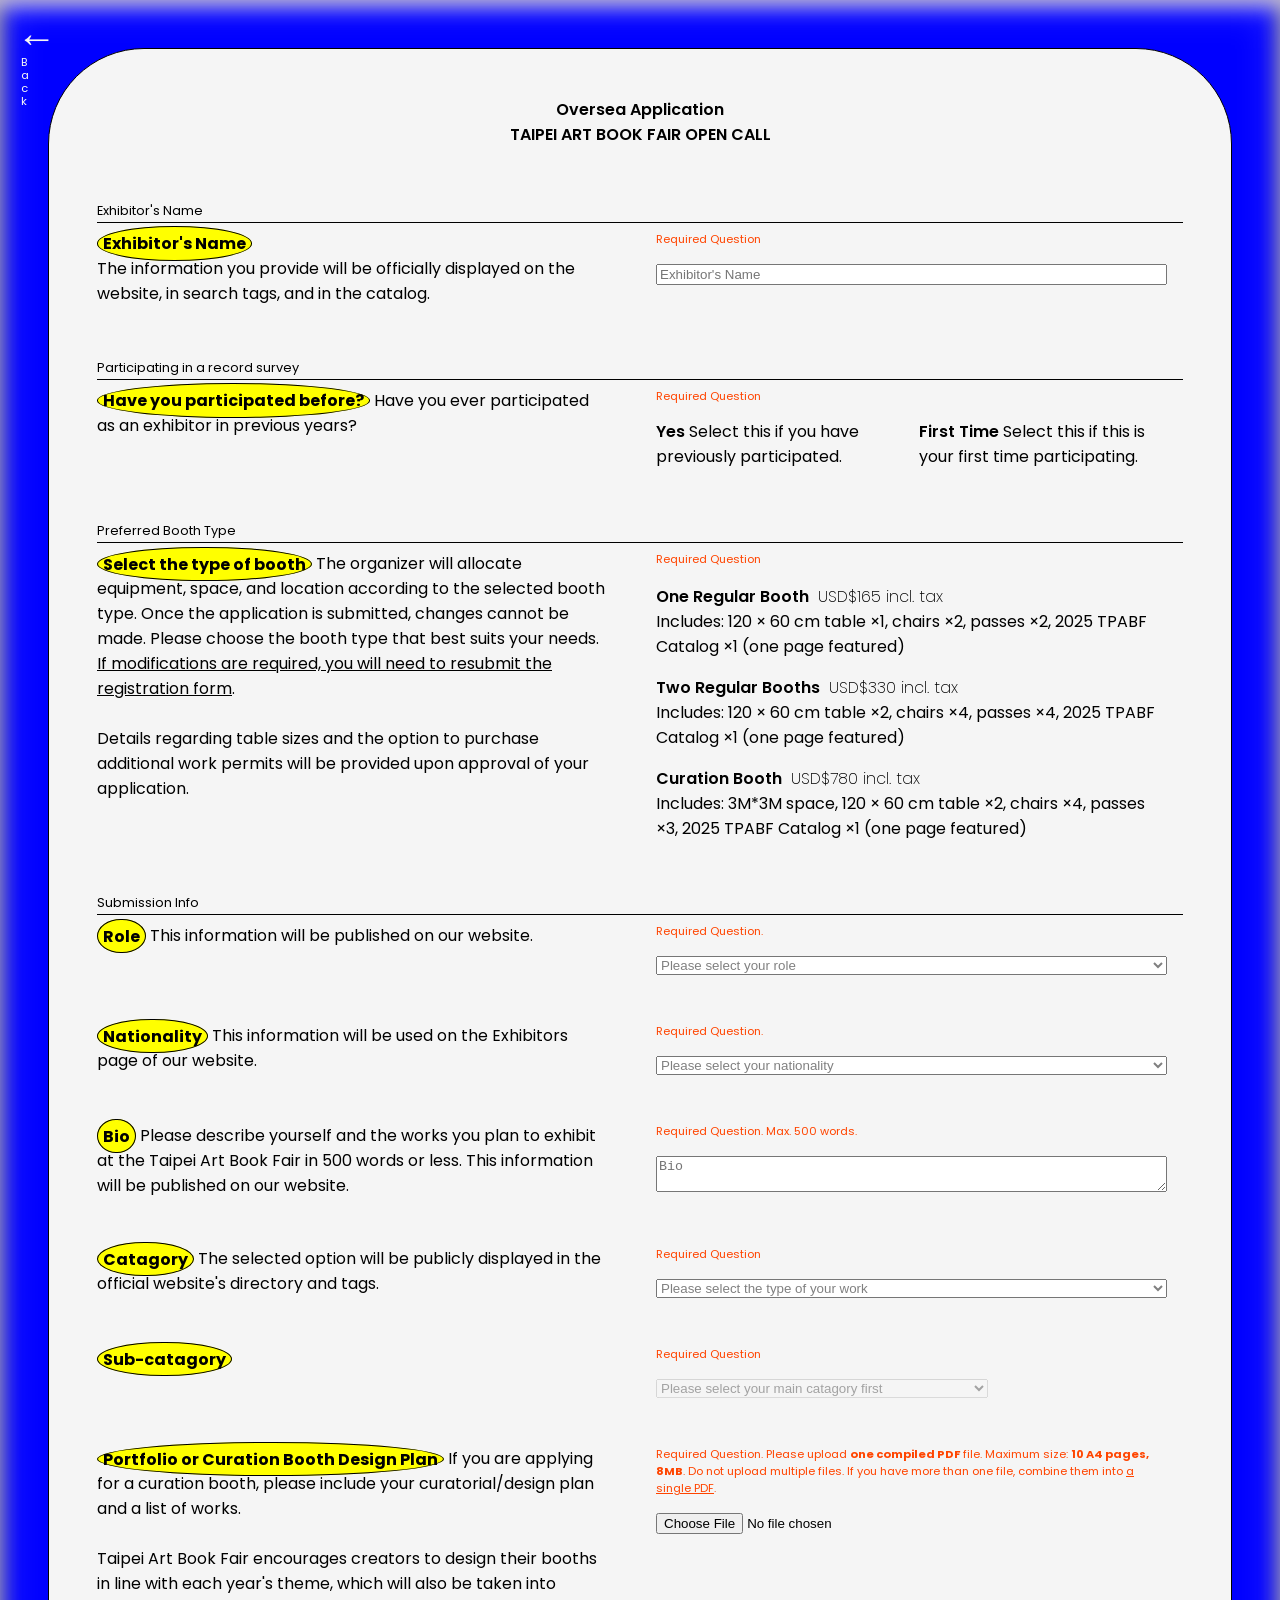
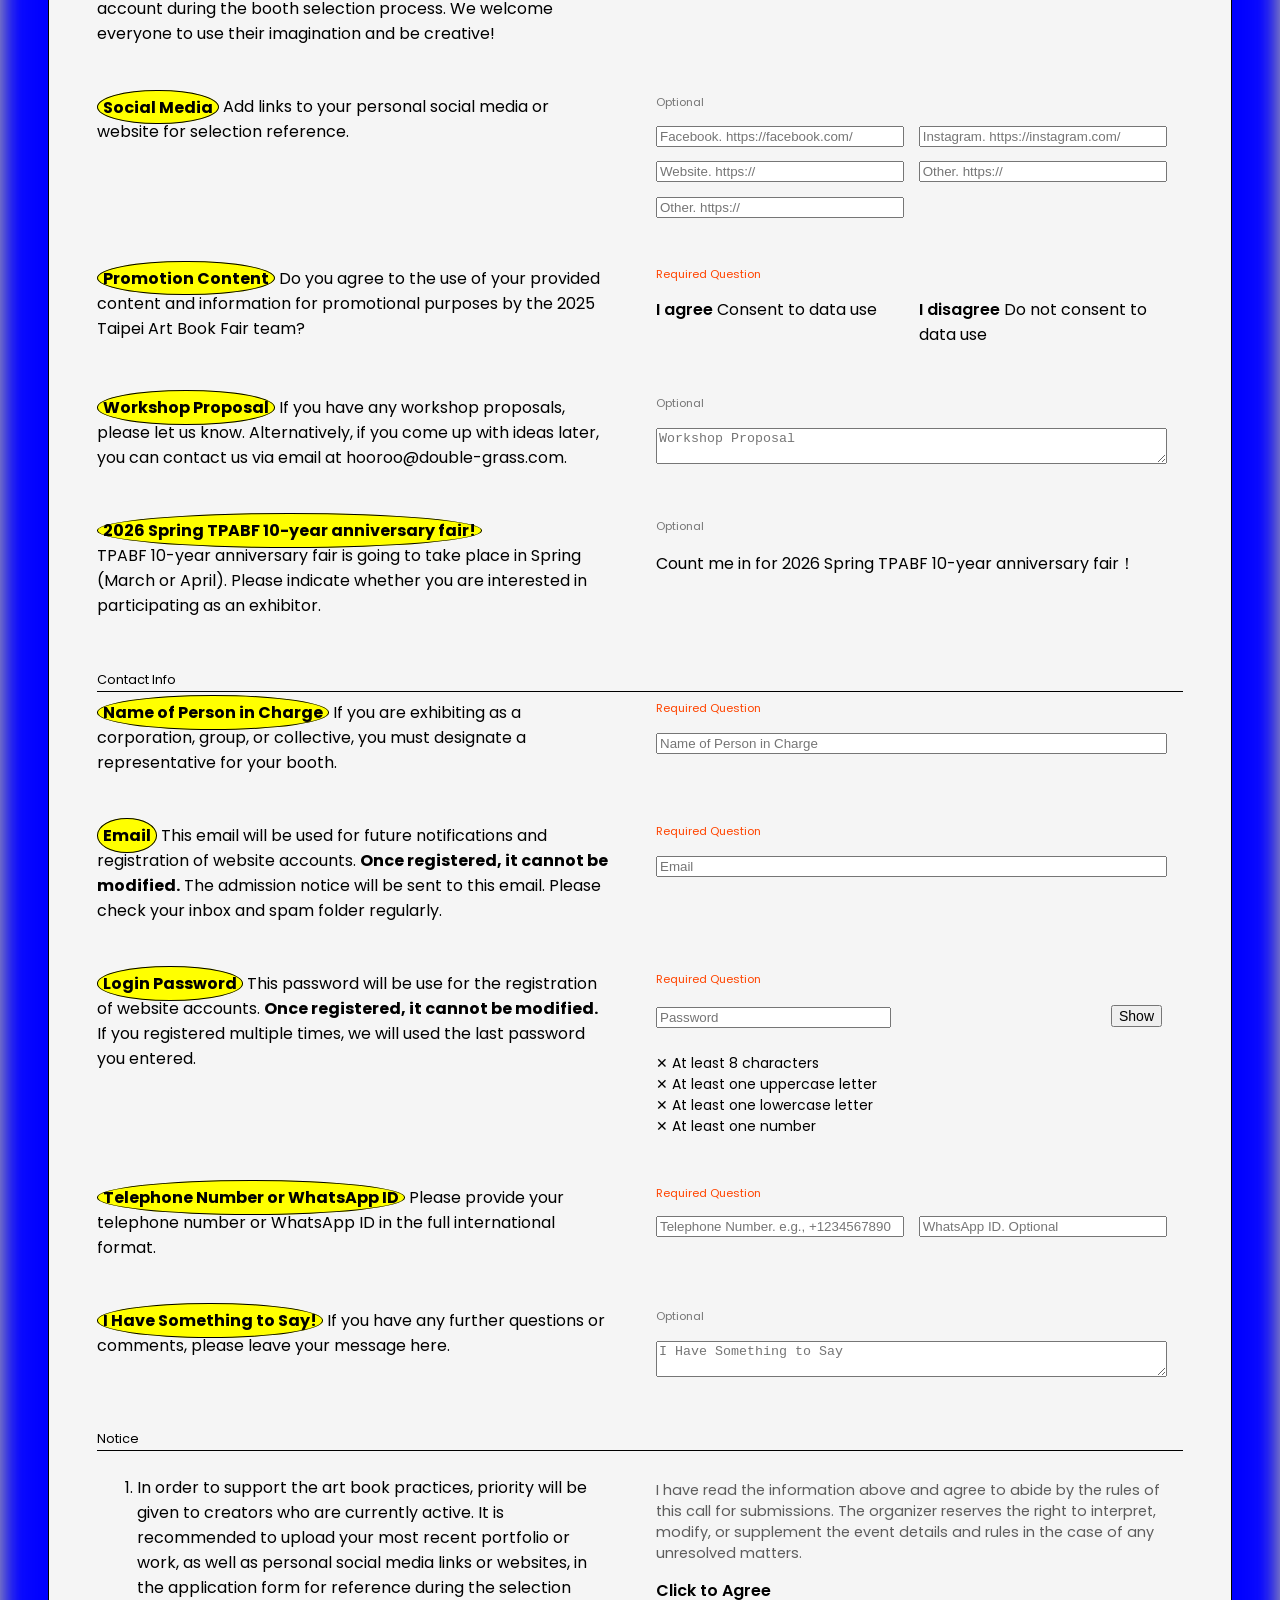
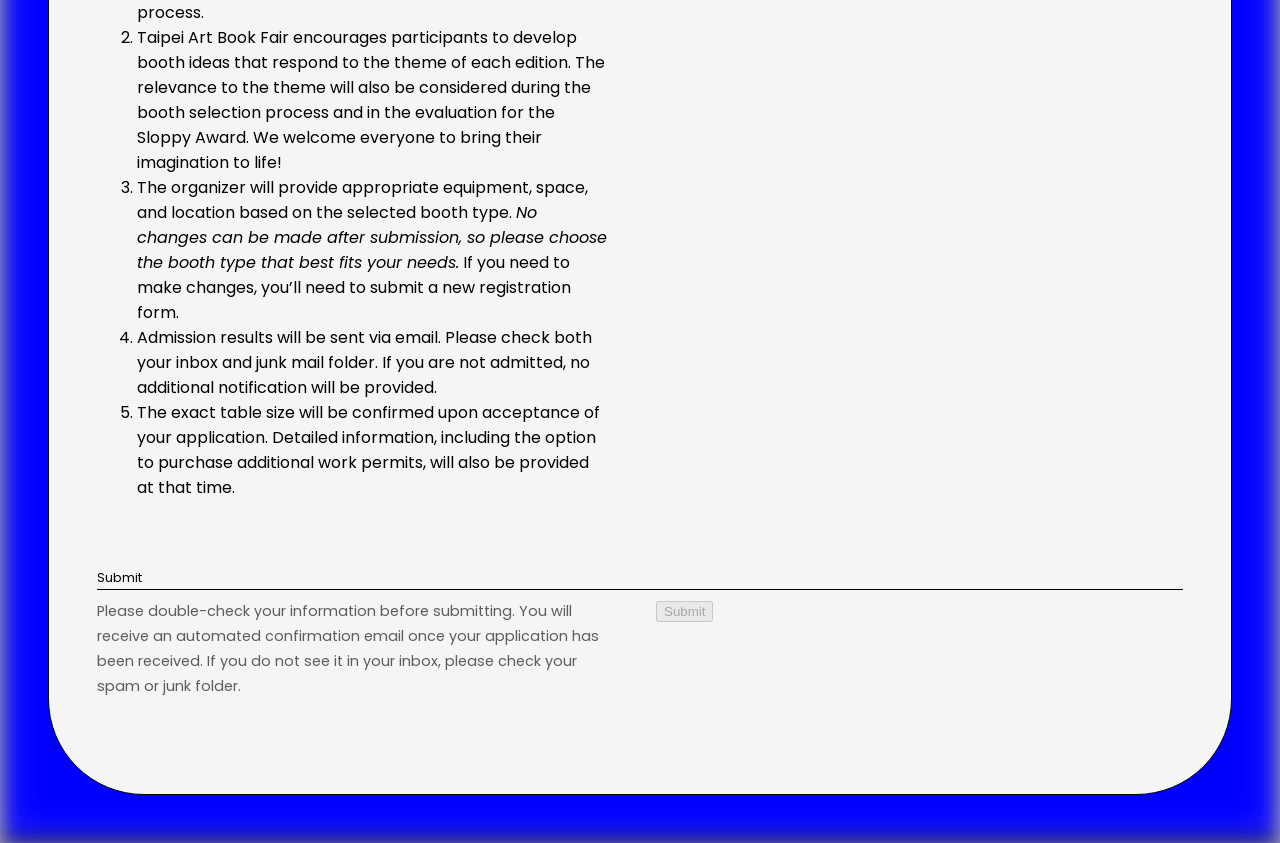
<file: overseaapplicationinvite.html>
<!DOCTYPE html>
<html lang="en">
  <head>
    <meta charset="UTF-8" />
    <!-- <meta
      http-equiv="Content-Security-Policy"
      content="default-src 'self'; 
             script-src 'self' 'unsafe-inline' https://www.google.com https://www.gstatic.com https://code.jquery.com https://www.googletagmanager.com; 
             style-src 'self' 'unsafe-inline'; 
             connect-src https://www.google-analytics.com https://script.google.com https://script.googleusercontent.com/;
             frame-src https://www.google.com;
             form-action 'self' https://docs.google.com;"
    />
    <meta
      name="description"
      content="草率季 Taipei Art Book Fair 本地申請表單，歡迎創作者、書店、出版商等報名參加。"
    />
    <meta
      name="keywords"
      content="草率季, Taipei Art Book Fair, 本地申請, 書展, 攤主, 報名"
    />
    <meta name="author" content="Taipei Art Book Fair" />

    <meta
      property="og:title"
      content="本地申請 - 草率季 Taipei Art Book Fair"
    />
    <meta
      property="og:description"
      content="草率季 Taipei Art Book Fair 本地申請表單，歡迎創作者、書店、出版商等報名參加。"
    />
    <meta property="og:type" content="website" />
    <meta
      property="og:url"
      content="https://taipeiartbookfair.github.io/localapplication.html"
    />
    <meta
      property="og:image"
      content="https://taipeiartbookfair.github.io/image/og-image.jpg"
    />

    <meta name="twitter:card" content="summary_large_image" />
    <meta
      name="twitter:title"
      content="本地申請 - 草率季 Taipei Art Book Fair"
    />
    <meta
      name="twitter:description"
      content="草率季 Taipei Art Book Fair 本地申請表單，歡迎創作者、書店、出版商等報名參加。"
    />
    <meta
      name="twitter:image"
      content="https://taipeiartbookfair.github.io/image/og-image.jpg"
    />

    <meta http-equiv="X-UA-Compatible" content="IE=edge" />

    <meta name="format-detection" content="telephone=no" />

    <link rel="apple-touch-icon" href="image/icon-1.ico" /> -->
    <meta name="viewport" content="width=device-width, initial-scale=1.0" />

    <title>Oversea Application - 草率季Taipei Art Book Fair</title>
    <link rel="shortcut icon" href="image/icon-1.ico" />
    <link rel="stylesheet" href="css/opencall.css" />
    <link rel="stylesheet" href="css/font.css" />
    <!-- 圖靈測驗 -->
    <script src="https://www.google.com/recaptcha/api.js" async defer></script>

    <!-- Google tag (gtag.js) -->
    <script
      async
      src="https://www.googletagmanager.com/gtag/js?id=G-EPSXJPDH6L"
    ></script>
    <script>
      window.dataLayer = window.dataLayer || [];
      function gtag() {
        dataLayer.push(arguments);
      }
      gtag("js", new Date());

      gtag("config", "G-EPSXJPDH6L");
    </script>
  </head>
  <body>
    <iframe
      name="hidden_iframe"
      id="hidden_iframe"
      style="display: none"
    ></iframe>
    <div class="ETgohome">
      <a href="index.html">
        <div class="backhome">←</div>
        <div class="backhome-smalltext">B<br />a<br />c<br />k</div></a
      >
    </div>

    <form
      id="BoothApplication"
      target="hidden_iframe"
      action="https://docs.google.com/forms/d/e/1FAIpQLScms_1jOc4nVGBAHF9r1-iSU0wRxj-3mcZ2cKkV32rKwkKnOw/formResponse"
      method="post"
    >
      <div style="font-size: 1rem; text-align: center; font-weight: 600">
        Oversea Application<br />TAIPEI ART BOOK FAIR OPEN CALL
      </div>
      <!-- <div style="font-size: 0.7rem; text-align: center; font-weight: 600">
        For local application →
        <a href="localapplication.html">本地申請</a>
      </div> -->
      <br /><br />
      <span class="description-header">Exhibitor's Name</span>
      <div class="module-form layout-form-columnized">
        <!--Exhibitor Name-->
        <div class="column">
          <span class="from-header">Exhibitor's Name</span><br />
          <span class="smalltext"
            >The information you provide will be officially displayed on the
            website, in search tags, and in the catalog.</span
          >
        </div>
        <div class="column layout-form-column-grid-1">
          <span class="from-description-header-ness">Required Question</span>
          <input
            class="form-input"
            name="entry.1159390039"
            placeholder="Exhibitor's Name"
            maxlength="150"
            required
            pattern="^[\p{L}\p{N}\s!&quot;#$%&'()*+,\-./:;<=>?@[\\\]^_`{|}~]+$"
            title="Please do not enter special characters."
          />
        </div>
      </div>

      <span class="description-header">Participating in a record survey</span>
      <div class="module-form layout-form-columnized">
        <!--Participated In-->
        <div class="column">
          <span class="from-header">Have you participated before?</span>
          Have you ever participated as an exhibitor in previous years?
        </div>
        <div class="column layout-form-column-grid-2">
          <span class="from-description-header-ness">Required Question</span>
          <input
            type="radio"
            class="form-input-radio"
            name="entry.1144386047"
            id="participatedin_Yes"
            value="Yes"
            required
          />
          <label for="participatedin_Yes" class="form-label">
            <span class="from-label-header">Yes</span>
            <span class="from-label-description-header">
              Select this if you have previously participated.
            </span>
          </label>
          <input
            type="radio"
            class="form-input-radio"
            name="entry.1144386047"
            id="participatedin_Firsttime"
            value="First Time"
          />
          <label for="participatedin_Firsttime" class="form-label">
            <span class="from-label-header">First Time</span>
            <span class="from-label-description-header">
              Select this if this is your first time participating.
            </span>
          </label>
        </div>

        <!--Participated Years-->
        <div class="column question-ParticipatedYears">
          <span class="from-sub-header"
            >Please tell us the years you have participated</span
          >
        </div>
        <div
          class="column layout-form-column-grid-4 question-ParticipatedYears"
        >
          <span class="from-description-header-ness"
            >Required Question, Multiple Selection Allowed</span
          >
          <input
            type="checkbox"
            class="form-input-checkbox"
            name="entry.1734398784"
            id="ParticipatedYears_2016"
            value="2016"
          />
          <label for="ParticipatedYears_2016" class="form-label">
            <span class="from-label-header">2016</span>
            <span class="from-label-description-header">Sponge</span>
          </label>
          <input
            type="checkbox"
            class="form-input-checkbox"
            name="entry.1734398784"
            id="ParticipatedYears_2017"
            value="2017"
          />
          <label for="ParticipatedYears_2017" class="form-label">
            <span class="from-label-header">2017</span>
            <span class="from-label-description-header">Herb</span>
          </label>
          <input
            type="checkbox"
            class="form-input-checkbox"
            name="entry.1734398784"
            id="ParticipatedYears_2018"
            value="2018"
          />
          <label for="ParticipatedYears_2018" class="form-label">
            <span class="from-label-header">2018</span>
            <span class="from-label-description-header">Bang Bang Bang</span>
          </label>
          <input
            type="checkbox"
            class="form-input-checkbox"
            name="entry.1734398784"
            id="ParticipatedYears_2019"
            value="2019"
          />
          <label for="ParticipatedYears_2019" class="form-label">
            <span class="from-label-header">2019</span>
            <span class="from-label-description-header">Mesh Up</span>
          </label>
          <input
            type="checkbox"
            class="form-input-checkbox"
            name="entry.1734398784"
            id="ParticipatedYears_2020"
            value="2020"
          />
          <label for="ParticipatedYears_2020" class="form-label">
            <span class="from-label-header">2020</span>
            <span class="from-label-description-header">Window</span>
          </label>
          <input
            type="checkbox"
            class="form-input-checkbox"
            name="entry.1734398784"
            id="ParticipatedYears_2022"
            value="2022"
          />
          <label for="ParticipatedYears_2022" class="form-label">
            <span class="from-label-header">2022</span>
            <span class="from-label-description-header">Face</span>
          </label>
          <input
            type="checkbox"
            class="form-input-checkbox"
            name="entry.1734398784"
            id="ParticipatedYears_2023"
            value="2023"
          />
          <label for="ParticipatedYears_2023" class="form-label">
            <span class="from-label-header">2023</span>
            <span class="from-label-description-header">Never Give Up</span>
          </label>
          <input
            type="checkbox"
            class="form-input-checkbox"
            name="entry.1734398784"
            id="ParticipatedYears_2024"
            value="2024"
          />
          <label for="ParticipatedYears_2024" class="form-label">
            <span class="from-label-header">2024</span>
            <span class="from-label-description-header">Groovy Quote</span>
          </label>
        </div>
      </div>

      <span class="description-header">Preferred Booth Type</span>
      <div class="module-form layout-form-columnized">
        <!--Preferred Booth Type-->
        <div class="column">
          <span class="from-header">Select the type of booth</span>
          The organizer will allocate equipment, space, and location according
          to the selected booth type. Once the application is submitted, changes
          cannot be made. Please choose the booth type that best suits your
          needs.
          <u
            >If modifications are required, you will need to resubmit the
            registration form</u
          >.
          <br />
          <br />
          Details regarding table sizes and the option to purchase additional
          work permits will be provided upon approval of your application.
        </div>
        <div class="column layout-form-column-grid-1">
          <span class="from-description-header-ness">Required Question</span>
          <input
            type="radio"
            class="form-input-radio"
            name="entry.133172086"
            id="PreferredBoothType_OneRegularBooth"
            value="One Regular Booth"
            required
          />
          <label for="PreferredBoothType_OneRegularBooth" class="form-label">
            <span class="from-label-header">One Regular Booth</span>
            <span style="font-weight: 200" class="from-label-sub-header"
              >&nbsp;USD$165 incl. tax</span
            ><br />
            <span class="from-label-description-header">
              Includes: 120 × 60 cm table ×1, chairs ×2, passes ×2, 2025 TPABF
              Catalog ×1 (one page featured)
            </span>
          </label>
          <input
            type="radio"
            class="form-input-radio"
            name="entry.133172086"
            id="PreferredBoothType_TwoRegularBooth"
            value="Two Regular Booth"
            required
          />
          <label for="PreferredBoothType_TwoRegularBooth" class="form-label">
            <span class="from-label-header">Two Regular Booths</span>
            <span style="font-weight: 200" class="from-label-sub-header"
              >&nbsp;USD$330 incl. tax</span
            ><br />
            <span class="from-label-description-header">
              Includes: 120 × 60 cm table ×2, chairs ×4, passes ×4, 2025 TPABF
              Catalog ×1 (one page featured)
            </span>
          </label>
          <input
            type="radio"
            class="form-input-radio"
            name="entry.133172086"
            id="PreferredBoothType_CurationBooth"
            value="Curation Booth"
            required
          />
          <label for="PreferredBoothType_CurationBooth" class="form-label">
            <span class="from-label-header">Curation Booth</span>
            <span style="font-weight: 200" class="from-label-sub-header"
              >&nbsp;USD$780 incl. tax</span
            ><br />
            <span class="from-label-description-header">
              Includes: 3M*3M space, 120 × 60 cm table ×2, chairs ×4, passes ×3,
              2025 TPABF Catalog ×1 (one page featured)
            </span>
          </label>
        </div>
      </div>

      <span class="description-header">Submission Info</span>
      <div class="module-form layout-form-columnized">
        <!--Role-->
        <div class="column">
          <span class="from-header">Role</span>
          This information will be published on our website.
        </div>
        <div class="column layout-form-column-grid-1">
          <span class="from-description-header-ness">Required Question.</span>
          <select
            class="form-input"
            name="entry.2022316464"
            required
            style="color: grey"
            onchange="this.style.color = this.value ? 'black' : 'grey';"
          >
            <option value="" disabled selected hidden>
              Please select your role
            </option>
            <option value="a0 Creator">a0 Creator 創作者</option>
            <option value="a1 Bookstore">a1 Bookstore 書店</option>
            <option value="a2 Publisher/Press">
              a2 Publisher/Press 出版商
            </option>
            <option value="a3 Printing/Paper">
              a3 Printing/Paper 印刷廠/紙廠
            </option>
            <option value="a4 Cultural Institution">
              a4 Cultural Institution 文化機構
            </option>
            <option value="a5 Select Shop">a5 Select Shop 選品店</option>
            <option value="a6 Group/Structure">a6 Group/Structure 團體</option>
          </select>
        </div>
        <!--Nationality-->
        <div class="column">
          <span class="from-header">Nationality</span>
          This information will be used on the Exhibitors page of our website.
        </div>
        <div class="column layout-form-column-grid-1">
          <span class="from-description-header-ness">Required Question.</span>
          <select
            class="form-input"
            name="entry.356734101"
            required
            style="color: grey"
            onchange="this.style.color = this.value ? 'black' : 'grey';"
          >
            <option value="" disabled selected hidden>
              Please select your nationality
            </option>
            <option value="AF">Afghanistan (AF)</option>
            <option value="AL">Albania (AL)</option>
            <option value="DZ">Algeria (DZ)</option>
            <option value="AS">American Samoa (AS)</option>
            <option value="AD">Andorra (AD)</option>
            <option value="AO">Angola (AO)</option>
            <option value="AI">Anguilla (AI)</option>
            <option value="AQ">Antarctica (AQ)</option>
            <option value="AG">Antigua and Barbuda (AG)</option>
            <option value="AR">Argentina (AR)</option>
            <option value="AM">Armenia (AM)</option>
            <option value="AW">Aruba (AW)</option>
            <option value="AU">Australia (AU)</option>
            <option value="AT">Austria (AT)</option>
            <option value="AZ">Azerbaijan (AZ)</option>
            <option value="BS">Bahamas, The (BS)</option>
            <option value="BH">Bahrain (BH)</option>
            <option value="BD">Bangladesh (BD)</option>
            <option value="BB">Barbados (BB)</option>
            <option value="BY">Belarus (BY)</option>
            <option value="BE">Belgium (BE)</option>
            <option value="BZ">Belize (BZ)</option>
            <option value="BJ">Benin (BJ)</option>
            <option value="BM">Bermuda (BM)</option>
            <option value="BT">Bhutan (BT)</option>
            <option value="BO">Bolivia (BO)</option>
            <option value="BA">Bosnia and Herzegovina (BA)</option>
            <option value="BW">Botswana (BW)</option>
            <option value="BR">Brazil (BR)</option>
            <option value="IO">British Indian Ocean Territory (IO)</option>
            <option value="VG">British Virgin Islands (VG)</option>
            <option value="BN">Brunei (BN)</option>
            <option value="BG">Bulgaria (BG)</option>
            <option value="BF">Burkina Faso (BF)</option>
            <option value="MM">Burma (MM)</option>
            <option value="BI">Burundi (BI)</option>
            <option value="KH">Cambodia (KH)</option>
            <option value="CM">Cameroon (CM)</option>
            <option value="CA">Canada (CA)</option>
            <option value="CV">Cape Verde (CV)</option>
            <option value="KY">Cayman Islands (KY)</option>
            <option value="CF">Central African Republic (CF)</option>
            <option value="TD">Chad (TD)</option>
            <option value="CL">Chile (CL)</option>
            <option value="CN">China (CN)</option>
            <option value="CX">Christmas Island (CX)</option>
            <option value="CC">Cocos (Keeling) Islands (CC)</option>
            <option value="CO">Colombia (CO)</option>
            <option value="KM">Comoros (KM)</option>
            <option value="CD">Congo, Democratic Republic of the (CD)</option>
            <option value="CG">Congo, Republic of the (CG)</option>
            <option value="CK">Cook Islands (CK)</option>
            <option value="CR">Costa Rica (CR)</option>
            <option value="CI">Cote d'Ivoire (CI)</option>
            <option value="HR">Croatia (HR)</option>
            <option value="CU">Cuba (CU)</option>
            <option value="CY">Cyprus (CY)</option>
            <option value="CZ">Czech Republic (CZ)</option>
            <option value="DK">Denmark (DK)</option>
            <option value="DJ">Djibouti (DJ)</option>
            <option value="DM">Dominica (DM)</option>
            <option value="DO">Dominican Republic (DO)</option>
            <option value="EC">Ecuador (EC)</option>
            <option value="EG">Egypt (EG)</option>
            <option value="SV">El Salvador (SV)</option>
            <option value="GQ">Equatorial Guinea (GQ)</option>
            <option value="ER">Eritrea (ER)</option>
            <option value="EE">Estonia (EE)</option>
            <option value="ET">Ethiopia (ET)</option>
            <option value="FK">Falkland Islands (Islas Malvinas) (FK)</option>
            <option value="FO">Faroe Islands (FO)</option>
            <option value="FJ">Fiji (FJ)</option>
            <option value="FI">Finland (FI)</option>
            <option value="FR">France (FR)</option>
            <option value="GF">French Guiana (GF)</option>
            <option value="PF">French Polynesia (PF)</option>
            <option value="TF">French Southern and Antarctic Lands (TF)</option>
            <option value="GA">Gabon (GA)</option>
            <option value="GM">Gambia, The (GM)</option>
            <option value="GE">Georgia (GE)</option>
            <option value="DE">Germany (DE)</option>
            <option value="GH">Ghana (GH)</option>
            <option value="GI">Gibraltar (GI)</option>
            <option value="GR">Greece (GR)</option>
            <option value="GL">Greenland (GL)</option>
            <option value="GD">Grenada (GD)</option>
            <option value="GP">Guadeloupe (GP)</option>
            <option value="GU">Guam (GU)</option>
            <option value="GT">Guatemala (GT)</option>
            <option value="GG">Guernsey (GG)</option>
            <option value="GN">Guinea (GN)</option>
            <option value="GW">Guinea-Bissau (GW)</option>
            <option value="GY">Guyana (GY)</option>
            <option value="HT">Haiti (HT)</option>
            <option value="VA">Holy See (Vatican City) (VA)</option>
            <option value="HN">Honduras (HN)</option>
            <option value="HK">Hong Kong (HK)</option>
            <option value="HU">Hungary (HU)</option>
            <option value="IS">Iceland (IS)</option>
            <option value="IN">India (IN)</option>
            <option value="ID">Indonesia (ID)</option>
            <option value="IR">Iran (IR)</option>
            <option value="IQ">Iraq (IQ)</option>
            <option value="IE">Ireland (IE)</option>
            <option value="IM">Isle of Man (IM)</option>
            <option value="IL">Israel (IL)</option>
            <option value="IT">Italy (IT)</option>
            <option value="JM">Jamaica (JM)</option>
            <option value="JP">Japan (JP)</option>
            <option value="JE">Jersey (JE)</option>
            <option value="JO">Jordan (JO)</option>
            <option value="KZ">Kazakhstan (KZ)</option>
            <option value="KE">Kenya (KE)</option>
            <option value="KI">Kiribati (KI)</option>
            <option value="KP">Korea, North (KP)</option>
            <option value="KR">Korea, South (KR)</option>
            <option value="KW">Kuwait (KW)</option>
            <option value="KG">Kyrgyzstan (KG)</option>
            <option value="LA">Laos (LA)</option>
            <option value="LV">Latvia (LV)</option>
            <option value="LB">Lebanon (LB)</option>
            <option value="LS">Lesotho (LS)</option>
            <option value="LR">Liberia (LR)</option>
            <option value="LY">Libya (LY)</option>
            <option value="LI">Liechtenstein (LI)</option>
            <option value="LT">Lithuania (LT)</option>
            <option value="LU">Luxembourg (LU)</option>
            <option value="MO">Macau (MO)</option>
            <option value="MK">Macedonia (MK)</option>
            <option value="MG">Madagascar (MG)</option>
            <option value="MW">Malawi (MW)</option>
            <option value="MY">Malaysia (MY)</option>
            <option value="MV">Maldives (MV)</option>
            <option value="ML">Mali (ML)</option>
            <option value="MT">Malta (MT)</option>
            <option value="MH">Marshall Islands (MH)</option>
            <option value="MQ">Martinique (MQ)</option>
            <option value="MR">Mauritania (MR)</option>
            <option value="MU">Mauritius (MU)</option>
            <option value="YT">Mayotte (YT)</option>
            <option value="MX">Mexico (MX)</option>
            <option value="FM">Micronesia, Federated States of (FM)</option>
            <option value="MD">Moldova (MD)</option>
            <option value="MC">Monaco (MC)</option>
            <option value="MN">Mongolia (MN)</option>
            <option value="MA">Morocco (MA)</option>
            <option value="MZ">Mozambique (MZ)</option>
            <option value="NA">Namibia (NA)</option>
            <option value="NR">Nauru (NR)</option>
            <option value="NP">Nepal (NP)</option>
            <option value="NL">Netherlands (NL)</option>
            <option value="NC">New Caledonia (NC)</option>
            <option value="NZ">New Zealand (NZ)</option>
            <option value="NI">Nicaragua (NI)</option>
            <option value="NE">Niger (NE)</option>
            <option value="NG">Nigeria (NG)</option>
            <option value="NO">Norway (NO)</option>
            <option value="OM">Oman (OM)</option>
            <option value="PK">Pakistan (PK)</option>
            <option value="PW">Palau (PW)</option>
            <option value="PA">Panama (PA)</option>
            <option value="PG">Papua New Guinea (PG)</option>
            <option value="PY">Paraguay (PY)</option>
            <option value="PE">Peru (PE)</option>
            <option value="PH">Philippines (PH)</option>
            <option value="PL">Poland (PL)</option>
            <option value="PT">Portugal (PT)</option>
            <option value="PR">Puerto Rico (PR)</option>
            <option value="QA">Qatar (QA)</option>
            <option value="RE">Reunion (RE)</option>
            <option value="RO">Romania (RO)</option>
            <option value="RU">Russia (RU)</option>
            <option value="RW">Rwanda (RW)</option>
            <option value="SH">Saint Helena (SH)</option>
            <option value="KN">Saint Kitts and Nevis (KN)</option>
            <option value="LC">Saint Lucia (LC)</option>
            <option value="PM">Saint Pierre and Miquelon (PM)</option>
            <option value="VC">Saint Vincent and the Grenadines (VC)</option>
            <option value="WS">Samoa (WS)</option>
            <option value="SM">San Marino (SM)</option>
            <option value="ST">Sao Tome and Principe (ST)</option>
            <option value="SA">Saudi Arabia (SA)</option>
            <option value="SN">Senegal (SN)</option>
            <option value="RS">Serbia (RS)</option>
            <option value="SC">Seychelles (SC)</option>
            <option value="SL">Sierra Leone (SL)</option>
            <option value="SG">Singapore (SG)</option>
            <option value="SK">Slovakia (SK)</option>
            <option value="SI">Slovenia (SI)</option>
            <option value="SB">Solomon Islands (SB)</option>
            <option value="SO">Somalia (SO)</option>
            <option value="ZA">South Africa (ZA)</option>
            <option value="ES">Spain (ES)</option>
            <option value="LK">Sri Lanka (LK)</option>
            <option value="SD">Sudan (SD)</option>
            <option value="SR">Suriname (SR)</option>
            <option value="SZ">Swaziland (SZ)</option>
            <option value="SE">Sweden (SE)</option>
            <option value="CH">Switzerland (CH)</option>
            <option value="SY">Syria (SY)</option>
            <option value="TW">Taiwan (TW)</option>
            <option value="TJ">Tajikistan (TJ)</option>
            <option value="TZ">Tanzania (TZ)</option>
            <option value="TH">Thailand (TH)</option>
            <option value="TL">Timor-Leste (TL)</option>
            <option value="TG">Togo (TG)</option>
            <option value="TO">Tonga (TO)</option>
            <option value="TT">Trinidad and Tobago (TT)</option>
            <option value="TN">Tunisia (TN)</option>
            <option value="TR">Turkey (TR)</option>
            <option value="TM">Turkmenistan (TM)</option>
            <option value="TV">Tuvalu (TV)</option>
            <option value="UG">Uganda (UG)</option>
            <option value="UA">Ukraine (UA)</option>
            <option value="AE">United Arab Emirates (AE)</option>
            <option value="GB">United Kingdom (GB)</option>
            <option value="US">United States (US)</option>
            <option value="UY">Uruguay (UY)</option>
            <option value="UZ">Uzbekistan (UZ)</option>
            <option value="VU">Vanuatu (VU)</option>
            <option value="VE">Venezuela (VE)</option>
            <option value="VN">Vietnam (VN)</option>
            <option value="YE">Yemen (YE)</option>
            <option value="ZM">Zambia (ZM)</option>
            <option value="ZW">Zimbabwe (ZW)</option>
          </select>
        </div>

        <!--Bio-->
        <div class="column">
          <span class="from-header">Bio</span>
          Please describe yourself and the works you plan to exhibit at the
          Taipei Art Book Fair in 500 words or less. This information will be
          published on our website.
        </div>
        <div class="column layout-form-column-grid-1">
          <span class="from-description-header-ness"
            >Required Question. Max. 500 words.</span
          >
          <textarea
            class="form-input-textarea"
            name="entry.1793579345"
            placeholder="Bio"
            maxlength="1000"
            required
          ></textarea>
        </div>

        <!--Work Links-->
        <div class="column">
          <span class="from-header">Catagory</span>
          The selected option will be publicly displayed in the official
          website's directory and tags.
        </div>
        <div class="column layout-form-column-grid-1">
          <span class="from-description-header-ness">Required Question</span>
          <select
            class="form-input"
            id="main-category"
            name="entry.1393134285"
            required
            style="color: grey"
            onchange="this.style.color = this.value ? 'black' : 'grey';"
          >
            <option value="" disabled selected hidden>
              Please select the type of your work
            </option>
            <option value="書">Book</option>
            <option value="非書">non-book</option>
          </select>
        </div>

        <!-- 作品詳細類別 -->
        <div class="column">
          <span class="from-header">Sub-catagory</span>
        </div>
        <div class="column layout-form-column-grid-1">
          <span class="from-description-header-ness">Required Question</span>
          <select
            id="sub-category"
            class="form-input"
            name="entry.1482635628"
            required
            disabled
            style="color: grey; max-width: 65%"
            onchange="this.style.color = this.value ? 'black' : 'grey';"
          >
            <option value="" disabled selected hidden>
              Please select your main catagory first
            </option>
          </select>

          <!-- Hidden input field to send the selected sub-category value to Google Forms -->
        </div>

        <div class="column">
          <span class="from-header"
            >Portfolio or Curation Booth Design Plan</span
          >
          If you are applying for a curation booth, please include your
          curatorial/design plan and a list of works.
          <br /><br />
          Taipei Art Book Fair encourages creators to design their booths in
          line with each year's theme, which will also be taken into account
          during the booth selection process. We welcome everyone to use their
          imagination and be creative!
        </div>
        <div class="column layout-form-column-grid-1">
          <span class="from-description-header-ness">
            Required Question. Please upload
            <strong>one compiled PDF</strong> file. Maximum size:
            <strong>10 A4 pages, 8MB</strong>. Do not upload multiple files. If
            you have more than one file, combine them into <u>a single PDF</u>.
          </span>

          <input type="file" id="fileInput" name="file" />
          <input
            type="hidden"
            id="formId"
            value="some-unique-id-or-timestamp"
          />
          <input type="hidden" id="category" value="artwork" />
          <input type="hidden" name="entry.715764736" id="uploadedFileUrl" />
        </div>

        <!--Social Media-->
        <div class="column">
          <span class="from-header">Social Media</span>
          Add links to your personal social media or website for selection
          reference.
        </div>
        <div class="column layout-form-column-grid-2">
          <span class="from-description-header-ness-no">Optional</span>
          <input
            type="url"
            class="form-input"
            name="entry.1361490241"
            placeholder="Facebook. https://facebook.com/"
            maxlength="1500"
          />
          <input
            type="url"
            class="form-input"
            name="entry.138567696"
            placeholder="Instagram. https://instagram.com/"
            maxlength="1500"
          />
          <input
            type="url"
            class="form-input"
            name="entry.699732974"
            placeholder="Website. https://"
            maxlength="3000"
          />
          <input
            type="url"
            class="form-input"
            name="entry.2050899252"
            placeholder="Other. https://"
            maxlength="3000"
          />
          <input
            type="url"
            class="form-input"
            name="entry.830227276"
            placeholder="Other. https://"
            maxlength="3000"
          />
        </div>

        <!--Promotion Content-->
        <div class="column">
          <span class="from-header">Promotion Content</span>
          Do you agree to the use of your provided content and information for
          promotional purposes by the 2025 Taipei Art Book Fair team?
        </div>
        <div class="column layout-form-column-grid-2">
          <span class="from-description-header-ness">Required Question</span>
          <input
            type="radio"
            class="form-input-radio"
            name="entry.7322984"
            id="PromotionContent_Agree"
            value="I agree"
            required
          />
          <label for="PromotionContent_Agree" class="form-label">
            <span class="from-label-header">I agree</span>
            <span class="from-label-description-header"
              >Consent to data use</span
            >
          </label>
          <input
            type="radio"
            class="form-input-radio"
            name="entry.7322984"
            id="PromotionContent_Disagree"
            value="I disagree"
            required
          />
          <label for="PromotionContent_Disagree" class="form-label">
            <span class="from-label-header">I disagree</span>
            <span class="from-label-description-header"
              >Do not consent to data use</span
            >
          </label>
        </div>

        <!--Insufficient Information-->
        <div class="column question-InsufficientInformation">
          <span class="from-header"
            >When Insufficient Information Is Provided by the Exhibitor</span
          >
          If insufficient information is provided by the exhibitor, do you agree
          to allow the Taipei Art Book Fair team to access and use relevant data
          from your Facebook, Instagram, and official website for marketing and
          media purposes related solely to the 2025 Taipei Art Book Fair?
        </div>
        <div
          class="column layout-form-column-grid-2 question-InsufficientInformation"
        >
          <span class="from-description-header-ness">Required Question</span>
          <input
            type="radio"
            class="form-input-radio"
            name="entry.1214650515"
            id="InsufficientInformation_Agree"
            value="I agree"
          />
          <label for="InsufficientInformation_Agree" class="form-label">
            <span class="from-label-header">I agree</span>
            <span class="from-label-description-header"
              >Consent to data use</span
            >
          </label>
          <input
            type="radio"
            class="form-input-radio"
            name="entry.1214650515"
            id="InsufficientInformation_Disagree"
            value="I disagree"
          />
          <label for="InsufficientInformation_Disagree" class="form-label">
            <span class="from-label-header">I disagree</span>
            <span class="from-label-description-header"
              >Do not consent to data use</span
            >
          </label>
        </div>

        <!--Workshop Proposal-->
        <div class="column">
          <span class="from-header">Workshop Proposal</span>
          If you have any workshop proposals, please let us know. Alternatively,
          if you come up with ideas later, you can contact us via email at
          hooroo@double-grass.com.
        </div>
        <div class="column layout-form-column-grid-1">
          <span class="from-description-header-ness-no">Optional</span>
          <textarea
            class="form-input-textarea"
            name="entry.1347561831"
            placeholder="Workshop Proposal"
            maxlength="1000"
          ></textarea>
        </div>
        <!-- 十年特場 -->
        <div class="column">
          <span class="from-header"
            >2026 Spring TPABF 10-year anniversary fair! </span
          ><br />
          TPABF 10-year anniversary fair is going to take place in Spring (March
          or April). Please indicate whether you are interested in participating
          as an exhibitor.
        </div>

        <div class="column layout-form-column-grid-1">
          <span class="from-description-header-ness-no">Optional</span>
          <input
            type="checkbox"
            class="form-input-checkbox"
            name="entry.427732833"
            id="early_signup_2026"
            value="要報名"
          />
          <label for="early_signup_2026" class="form-label-10y">
            Count me in for 2026 Spring TPABF 10-year anniversary fair！
          </label>
        </div>
      </div>

      <span class="description-header">Contact Info</span>
      <div class="module-form layout-form-columnized">
        <!--Name of Person in Charge-->
        <div class="column">
          <span class="from-header">Name of Person in Charge</span>
          If you are exhibiting as a corporation, group, or collective, you must
          designate a representative for your booth.
        </div>
        <div class="column layout-form-column-grid-1">
          <span class="from-description-header-ness">Required Question</span>
          <input
            autocomplete="name"
            class="form-input"
            name="entry.1522532449"
            placeholder="Name of Person in Charge"
            maxlength="100"
            required
          />
        </div>

        <!--Email-->
        <div class="column">
          <span class="from-header">Email</span>
          This email will be used for future notifications and registration of
          website accounts.
          <strong>Once registered, it cannot be modified.</strong> The admission
          notice will be sent to this email. Please check your inbox and spam
          folder regularly.
        </div>
        <div class="column layout-form-column-grid-1">
          <span class="from-description-header-ness">Required Question</span>
          <input
            type="email"
            autocomplete="email"
            class="form-input"
            name="entry.529156755"
            id="email-input"
            placeholder="Email"
            maxlength="500"
            required
          />
          <div
            id="email-error"
            style="color: plum; display: none; font-size: 13px"
          >
            Please enter a valid email address, such as: example@gmail.com
          </div>
        </div>

        <!--Password-->
        <div class="column">
          <span class="from-header">Login Password</span>
          This password will be use for the registration of website accounts.
          <strong>Once registered, it cannot be modified.</strong> If you
          registered multiple times, we will used the last password you entered.
        </div>
        <div class="column layout-form-column-grid-1">
          <span class="from-description-header-ness">Required Question</span>
          <div style="position: relative">
            <input
              id="password"
              type="password"
              autocomplete="new-password"
              class="form-input"
              name="entry.1848520839"
              placeholder="Password"
              maxlength="500"
              required
              style="padding-right: 60px"
            />
            <button
              type="button"
              id="togglePassword"
              style="
                position: absolute;
                right: 5px;
                top: 50%;
                transform: translateY(-50%);
                font-size: 14px;
              "
            >
              Show
            </button>
          </div>

          <div id="password-rules" style="margin-top: 8px; font-size: 14px">
            <div id="length-rule">✕ At least 8 characters</div>
            <div id="uppercase-rule">✕ At least one uppercase letter</div>
            <div id="lowercase-rule">✕ At least one lowercase letter</div>
            <div id="number-rule">✕ At least one number</div>
          </div>
        </div>

        <!--Telephone Number-->
        <div class="column">
          <span class="from-header">Telephone Number or WhatsApp ID</span>
          Please provide your telephone number or WhatsApp ID in the full
          international format.
        </div>
        <div class="column layout-form-column-grid-2">
          <span class="from-description-header-ness">Required Question</span>
          <input
            autocomplete="tel"
            class="form-input"
            name="entry.1972200901"
            placeholder="Telephone Number. e.g., +1234567890"
            maxlength="50"
            required
          />
          <input
            class="form-input"
            name="entry.1241698740"
            placeholder="WhatsApp ID. Optional"
            maxlength="50"
          />
        </div>

        <!--Further Questions-->
        <div class="column">
          <span class="from-header">I Have Something to Say!</span>
          If you have any further questions or comments, please leave your
          message here.
        </div>
        <div class="column layout-form-column-grid-1">
          <span class="from-description-header-ness-no">Optional</span>
          <textarea
            class="form-input-textarea"
            name="entry.2019239800"
            placeholder="I Have Something to Say"
            maxlength="1000"
          ></textarea>
        </div>
      </div>

      <span class="description-header">Notice</span>
      <div class="module-form layout-form-columnized">
        <div class="column">
          <ol class="from-ol">
            <li>
              In order to support the art book practices, priority will be given
              to creators who are currently active. It is recommended to upload
              your most recent portfolio or work, as well as personal social
              media links or websites, in the application form for reference
              during the selection process.
            </li>
            <li>
              Taipei Art Book Fair encourages participants to develop booth
              ideas that respond to the theme of each edition. The relevance to
              the theme will also be considered during the booth selection
              process and in the evaluation for the Sloppy Award. We welcome
              everyone to bring their imagination to life!
            </li>
            <li>
              The organizer will provide appropriate equipment, space, and
              location based on the selected booth type.
              <i
                >No changes can be made after submission, so please choose the
                booth type that best fits your needs.</i
              >
              If you need to make changes, you’ll need to submit a new
              registration form.
            </li>
            <li>
              Admission results will be sent via email. Please check both your
              inbox and junk mail folder. If you are not admitted, no additional
              notification will be provided.
            </li>
            <li>
              The exact table size will be confirmed upon acceptance of your
              application. Detailed information, including the option to
              purchase additional work permits, will also be provided at that
              time.
            </li>
          </ol>
        </div>
        <div class="column layout-form-column-grid-2">
          <span class="from-description-header">
            <br />
            I have read the information above and agree to abide by the rules of
            this call for submissions. The organizer reserves the right to
            interpret, modify, or supplement the event details and rules in the
            case of any unresolved matters.
          </span>
          <input
            type="checkbox"
            class="form-input-checkbox from-input-Agre"
            id="InformationRulesAgree"
            value=""
            required
          />
          <label for="InformationRulesAgree" class="form-label from-label-Agre">
            <span class="from-label-header">Click to Agree</span>
          </label>
        </div>
      </div>

      <span class="description-header">Submit</span>
      <div class="module-form layout-form-columnized">
        <div class="column">
          <span class="from-description-header">
            Please double-check your information before submitting. You will
            receive an automated confirmation email once your application has
            been received. If you do not see it in your inbox, please check your
            spam or junk folder.
          </span>
        </div>
        <div class="column">
          <div
            class="g-recaptcha"
            data-sitekey="6Ld5yzUrAAAAANxGXgmtKuR3reXVdstBSKRu-iOO"
            data-callback="onRecaptchaSuccess"
            data-expired-callback="onRecaptchaExpired"
            data-error-callback="onRecaptchaError"
          ></div>
          <div
            id="form-error"
            style="display: none; color: plum; margin-top: 1em"
          ></div>
          <button
            type="submit"
            class="button-from-submit"
            id="submitButton"
            value="submit"
            disabled
          >
            Submit
          </button>
        </div>
      </div>
    </form>

    <script src="js/uploadoversea.js"></script>
    <script src="js/identity.js"></script>
    <script src="js/yes.js"></script>
    <script src="js/password.js"></script>

    <!-- <script src="hide.js"></script> -->
  </body>
</html>
</file>
<file: css/font.css>
@font-face {
  font-family: "Poppins";
  src: url("../font/Poppins-Medium.woff2") format("woff2"),
    url("../font/Poppins-Medium.woff") format("woff");
  font-weight: 500;
  font-style: normal;
  font-display: swap;
}
@font-face {
  font-family: "Poppins";
  src: url("../font/Poppins-MediumItalic.woff2") format("woff2"),
    url("../font/Poppins-MediumItalic.woff") format("woff");
  font-weight: 500;
  font-style: italic;
  font-display: swap;
}
@font-face {
  font-family: "Poppins";
  src: url("../font/Poppins-SemiBold.woff2") format("woff2"),
    url("../font/Poppins-SemiBold.woff") format("woff");
  font-weight: 600;
  font-style: normal;
  font-display: swap;
}
@font-face {
  font-family: "Poppins";
  src: url("../font/Poppins-Italic.woff2") format("woff2"),
    url("../font/Poppins-Italic.woff") format("woff");
  font-weight: normal;
  font-style: italic;
  font-display: swap;
}
@font-face {
  font-family: "Poppins";
  src: url("../font/Poppins-Thin.woff2") format("woff2"),
    url("../font/Poppins-Thin.woff") format("woff");
  font-weight: 100;
  font-style: normal;
  font-display: swap;
}
@font-face {
  font-family: "Poppins";
  src: url("../font/Poppins-SemiBoldItalic.woff2") format("woff2"),
    url("../font/Poppins-SemiBoldItalic.woff") format("woff");
  font-weight: 600;
  font-style: italic;
  font-display: swap;
}
@font-face {
  font-family: "Poppins";
  src: url("../font/Poppins-LightItalic.woff2") format("woff2"),
    url("../font/Poppins-LightItalic.woff") format("woff");
  font-weight: 300;
  font-style: italic;
  font-display: swap;
}
@font-face {
  font-family: "Poppins";
  src: url("../font/Poppins-Regular.woff2") format("woff2"),
    url("../font/Poppins-Regular.woff") format("woff");
  font-weight: normal;
  font-style: normal;
  font-display: swap;
}
@font-face {
  font-family: "Poppins";
  src: url("../font/Poppins-ExtraLight.woff2") format("woff2"),
    url("../font/Poppins-ExtraLight.woff") format("woff");
  font-weight: 200;
  font-style: normal;
  font-display: swap;
}
@font-face {
  font-family: "Poppins";
  src: url("../font/Poppins-ExtraLightItalic.woff2") format("woff2"),
    url("../font/Poppins-ExtraLightItalic.woff") format("woff");
  font-weight: 200;
  font-style: italic;
  font-display: swap;
}
@font-face {
  font-family: "Poppins";
  src: url("../font/Poppins-BoldItalic.woff2") format("woff2"),
    url("../font/Poppins-BoldItalic.woff") format("woff");
  font-weight: bold;
  font-style: italic;
  font-display: swap;
}
@font-face {
  font-family: "Poppins";
  src: url("../font/Poppins-Bold.woff2") format("woff2"),
    url("../font/Poppins-Bold.woff") format("woff");
  font-weight: bold;
  font-style: normal;
  font-display: swap;
}
@font-face {
  font-family: "Poppins";
  src: url("../font/Poppins-ThinItalic.woff2") format("woff2"),
    url("../font/Poppins-ThinItalic.woff") format("woff");
  font-weight: 100;
  font-style: italic;
  font-display: swap;
}
@font-face {
  font-family: "Poppins";
  src: url("../font/Poppins-Light.woff2") format("woff2"),
    url("../font/Poppins-Light.woff") format("woff");
  font-weight: 300;
  font-style: normal;
  font-display: swap;
}
@font-face {
  font-family: "Inclusive Sans";
  src: url("../font/InclusiveSans-Regular.woff2") format("woff2"),
    url("../font/InclusiveSans-Regular.woff") format("woff");
  font-weight: normal;
  font-style: normal;
  font-display: swap;
}
@font-face {
  font-family: "PicNic";
  src: url("../font/PicNic.woff2") format("woff2"),
    url("../font/PicNic.woff") format("woff");
  font-weight: normal;
  font-style: normal;
  font-display: swap;
}
@font-face {
  font-family: "fungal";
  src: url("../font/Fungal-Grow0Thickness500.woff2") format("woff2"),
    url("../font/Fungal-Grow0Thickness500.woff") format("woff");
  font-weight: normal;
  font-style: normal;
  font-display: swap;
}
@font-face {
  font-family: "fungal-grow";
  src: url("../font/Fungal-Grow100Thickness500.woff2") format("woff2"),
    url("../font/Fungal-Grow100Thickness500.woff") format("woff");
  font-weight: bold;
  font-style: normal;
  font-display: swap;
}
@font-face {
  font-family: "fungal-grow400";
  src: url("../font/Fungal-Grow800Thickness500.woff2") format("woff2"),
    url("../font/Fungal-Grow800Thickness500.woff") format("woff");
  font-weight: 800;
  font-style: normal;
  font-display: swap;
}

/* Fungal-Grow 字體系列 */
@font-face {
  font-family: "Fungal-Grow";
  src: url("../font/Fungal-Grow0Thickness500.woff2") format("woff2"),
    url("../font/Fungal-Grow0Thickness500.woff") format("woff");
  font-weight: 0;
  font-style: normal;
  font-display: swap;
}

@font-face {
  font-family: "Fungal-Grow";
  src: url("../font/Fungal-Grow100Thickness500.woff2") format("woff2"),
    url("../font/Fungal-Grow100Thickness500.woff") format("woff");
  font-weight: 100;
  font-style: normal;
  font-display: swap;
}

@font-face {
  font-family: "Fungal-Grow";
  src: url("../font/Fungal-Grow200Thickness500.woff2") format("woff2"),
    url("../font/Fungal-Grow200Thickness500.woff") format("woff");
  font-weight: 200;
  font-style: normal;
  font-display: swap;
}

@font-face {
  font-family: "Fungal-Grow";
  src: url("../font/Fungal-Grow300Thickness500.woff2") format("woff2"),
    url("../font/Fungal-Grow300Thickness500.woff") format("woff");
  font-weight: 300;
  font-style: normal;
  font-display: swap;
}

@font-face {
  font-family: "Fungal-Grow";
  src: url("../font/Fungal-Grow400Thickness500.woff2") format("woff2"),
    url("../font/Fungal-Grow400Thickness500.woff") format("woff");
  font-weight: 400;
  font-style: normal;
  font-display: swap;
}

@font-face {
  font-family: "Fungal-Grow";
  src: url("../font/Fungal-Grow500Thickness500.woff2") format("woff2"),
    url("../font/Fungal-Grow500Thickness500.woff") format("woff");
  font-weight: 500;
  font-style: normal;
  font-display: swap;
}

@font-face {
  font-family: "Fungal-Grow";
  src: url("../font/Fungal-Grow600Thickness500.woff2") format("woff2"),
    url("../font/Fungal-Grow600Thickness500.woff") format("woff");
  font-weight: 600;
  font-style: normal;
  font-display: swap;
}

@font-face {
  font-family: "Fungal-Grow";
  src: url("../font/Fungal-Grow700Thickness500.woff2") format("woff2"),
    url("../font/Fungal-Grow700Thickness500.woff") format("woff");
  font-weight: 700;
  font-style: normal;
  font-display: swap;
}

@font-face {
  font-family: "Fungal-Grow";
  src: url("../font/Fungal-Grow800Thickness500.woff2") format("woff2"),
    url("../font/Fungal-Grow800Thickness500.woff") format("woff");
  font-weight: 800;
  font-style: normal;
  font-display: swap;
}

@font-face {
  font-family: "Fungal-Grow";
  src: url("../font/Fungal-Grow900Thickness500.woff2") format("woff2"),
    url("../font/Fungal-Grow900Thickness500.woff") format("woff");
  font-weight: 900;
  font-style: normal;
  font-display: swap;
}

@font-face {
  font-family: "Fungal-Grow";
  src: url("../font/Fungal-Grow1000Thickness500.woff2") format("woff2"),
    url("../font/Fungal-Grow1000Thickness500.woff") format("woff");
  font-weight: 1000;
  font-style: normal;
  font-display: swap;
}

/* Fungal-Grow Thickness 1000 系列 */
@font-face {
  font-family: "Fungal-Grow-Thick";
  src: url("../font/Fungal-Grow100Thickness1000.woff2") format("woff2"),
    url("../font/Fungal-Grow100Thickness1000.woff") format("woff");
  font-weight: 100;
  font-style: normal;
  font-display: swap;
}

@font-face {
  font-family: "Fungal-Grow-Thick";
  src: url("../font/Fungal-Grow200Thickness1000.woff2") format("woff2"),
    url("../font/Fungal-Grow200Thickness1000.woff") format("woff");
  font-weight: 200;
  font-style: normal;
  font-display: swap;
}

@font-face {
  font-family: "Fungal-Grow-Thick";
  src: url("../font/Fungal-Grow300Thickness1000.woff2") format("woff2"),
    url("../font/Fungal-Grow300Thickness1000.woff") format("woff");
  font-weight: 300;
  font-style: normal;
  font-display: swap;
}

@font-face {
  font-family: "Fungal-Grow-Thick";
  src: url("../font/Fungal-Grow400Thickness1000.woff2") format("woff2"),
    url("../font/Fungal-Grow400Thickness1000.woff") format("woff");
  font-weight: 400;
  font-style: normal;
  font-display: swap;
}

@font-face {
  font-family: "Fungal-Grow-Thick";
  src: url("../font/Fungal-Grow500Thickness1000.woff2") format("woff2"),
    url("../font/Fungal-Grow500Thickness1000.woff") format("woff");
  font-weight: 500;
  font-style: normal;
  font-display: swap;
}

@font-face {
  font-family: "Fungal-Grow-Thick";
  src: url("../font/Fungal-Grow600Thickness1000.woff2") format("woff2"),
    url("../font/Fungal-Grow600Thickness1000.woff") format("woff");
  font-weight: 600;
  font-style: normal;
  font-display: swap;
}

@font-face {
  font-family: "Fungal-Grow-Thick";
  src: url("../font/Fungal-Grow700Thickness1000.woff2") format("woff2"),
    url("../font/Fungal-Grow700Thickness1000.woff") format("woff");
  font-weight: 700;
  font-style: normal;
  font-display: swap;
}

@font-face {
  font-family: "Fungal-Grow-Thick";
  src: url("../font/Fungal-Grow800Thickness1000.woff2") format("woff2"),
    url("../font/Fungal-Grow800Thickness1000.woff") format("woff");
  font-weight: 800;
  font-style: normal;
  font-display: swap;
}

@font-face {
  font-family: "Fungal-Grow-Thick";
  src: url("../font/Fungal-Grow900Thickness1000.woff2") format("woff2"),
    url("../font/Fungal-Grow900Thickness1000.woff") format("woff");
  font-weight: 900;
  font-style: normal;
  font-display: swap;
}

@font-face {
  font-family: "Fungal-Grow-Thick";
  src: url("../font/Fungal-Grow1000Thickness1000.woff2") format("woff2"),
    url("../font/Fungal-Grow1000Thickness1000.woff") format("woff");
  font-weight: 1000;
  font-style: normal;
  font-display: swap;
}

/* PicNic 字體 */
@font-face {
  font-family: "PicNic";
  src: url("../font/PicNic.woff2") format("woff2"),
    url("../font/PicNic.woff") format("woff");
  font-weight: normal;
  font-style: normal;
  font-display: swap;
}

/* InclusiveSans 字體 */
@font-face {
  font-family: "InclusiveSans";
  src: url("../font/InclusiveSans-Regular.woff2") format("woff2"),
    url("../font/InclusiveSans-Regular.woff") format("woff");
  font-weight: normal;
  font-style: normal;
  font-display: swap;
}

/* Xiaoyuan 字體系列 */
@font-face {
  font-family: "Xiaoyuan-01";
  src: url("../font/xiaoyuan_font/testtype-01.woff2") format("woff2"),
    url("../font/xiaoyuan_font/testtype-01.woff") format("woff");
  font-weight: normal;
  font-style: normal;
  font-display: swap;
}

@font-face {
  font-family: "Xiaoyuan-02";
  src: url("../font/xiaoyuan_font/testtype-02.woff2") format("woff2"),
    url("../font/xiaoyuan_font/testtype-02.woff") format("woff");
  font-weight: normal;
  font-style: normal;
  font-display: swap;
}

@font-face {
  font-family: "Xiaoyuan-03";
  src: url("../font/xiaoyuan_font/testtype-03.woff2") format("woff2"),
    url("../font/xiaoyuan_font/testtype-03.woff") format("woff");
  font-weight: normal;
  font-style: normal;
  font-display: swap;
}

@font-face {
  font-family: "Xiaoyuan-GDC";
  src: url("../font/xiaoyuan_font/testtype-gdc.woff2") format("woff2"),
    url("../font/xiaoyuan_font/testtype-gdc.woff") format("woff");
  font-weight: normal;
  font-style: normal;
  font-display: swap;
}

@font-face {
  font-family: "Xiaoyuan-Sketchbook";
  src: url("../font/xiaoyuan_font/testtype-sketchbook.woff2") format("woff2"),
    url("../font/xiaoyuan_font/testtype-sketchbook.woff") format("woff");
  font-weight: normal;
  font-style: normal;
  font-display: swap;
}

@font-face {
  font-family: "Xiaoyuan-Trackpad";
  src: url("../font/xiaoyuan_font/testtype-trackpad.woff2") format("woff2"),
    url("../font/xiaoyuan_font/testtype-trackpad.woff") format("woff");
  font-weight: normal;
  font-style: normal;
  font-display: swap;
}
</file>
<file: css/ticketvisit.css>
/* CSS Variables - 參考 25av.eu 實驗性設計風格 */
:root {
  /* 主要配色 - 極簡實驗風格 */
  --bg-primary: whitesmoke;
  --bg-secondary: #f5f5f5;
  --bg-dark: #000000;
  --bg-accent: #000000;
  
  /* 文字配色 */
  --text-primary: #000000;
  --text-secondary: #666666;
  --text-light: whitesmoke;
  --text-accent: #000000;
  
  /* 邊框和陰影 */
  --border-light: #000000;
  --border-dark: #000000;
  --shadow-light: rgba(0, 0, 0, 0.1);
  --shadow-medium: rgba(0, 0, 0, 0.2);

  /* highlightcolors */
  --color-one: yellowgreen;
  --color-two: yellow;
  --color-three: cyan;
  --color-four: orangered;
  --color-five: magenta;
  --color-six: pink;
  --color-seven: rgb(52, 77, 203);
  --color-eight: forestgreen;

  
  /* 間距 - 極緊湊 */
  --spacing-xs: 4px;
  --spacing-sm: 8px;
  --spacing-md: 12px;
  --spacing-lg: 16px;
  --spacing-xl: 24px;
  --spacing-xxl: 32px;
  
  /* 字體大小 - 大標題 */
  --font-xs: .8rem;
  --font-sm: 0.85em;
  --font-md: 1.1rem;
  --font-lg: 1.2rem;
  --font-xl: 1.4rem;
  --font-xxl: 1.8rem;
  --font-hero: 4.5rem;
  --font-section: 6.5rem;
}

/* Reset & Base Styles */
* {
  margin: 0;
  padding: 0;
  box-sizing: border-box;
}

/* 確保滾動正常工作 */
html, body {
  height: auto !important;
  overflow-x: hidden;
  overflow-y: auto;
}

html {
  scroll-behavior: smooth;
  overflow-x: hidden;
  overflow-y: auto;
}

body {
  background: lightgrey;
  font-family: "Inclusive Sans", sans-serif;
  line-height: 1.2;
  font-size: var(--font-md);
  color: var(--text-primary);
  margin: 0;
  padding: 0;
  overflow-x: hidden;
  overflow-y: auto;
  min-height: 100vh;
  height: auto;
}

/* 頂部導航 - 25av.eu 風格 */
.top-navigation {
  position: static;
  width: 100vw;
  background: rgb(85, 85, 85);
  padding: var(--spacing-sm);
  border-bottom: 2px solid var(--border-light);
}

.nav-container {
  display: flex;
  flex-direction: column;
  background: var(--bg-primary);
  border: 2px solid var(--border-light);
  width: 100%;
}

.nav-logo {
  font-size: var(--font-md);
  font-weight: bold;
  color: var(--text-primary);
  text-decoration: none;
  text-transform: uppercase;
  letter-spacing: 0.1em;
}

.nav-menu {
  display: flex;
  flex-direction: column;
  list-style: none;
  margin: 0;
  padding: 0;
  width: 100%;
}

.nav-item {
  font-size: var(--font-sm);
  color: var(--text-primary);
  text-decoration: none;
  text-transform: uppercase;
  letter-spacing: 0.05em;
  font-weight: bold;
  transition: all 0.2s ease;
  padding: var(--spacing-sm) var(--spacing-md);
  border-bottom: 1px solid var(--border-light);
  display: block;
  width: 100%;
  box-sizing: border-box;
  text-align: center;
}

.nav-item:hover {
  background: var(--bg-dark);
  color: var(--text-light);
}

.nav-item:last-child {
  border-bottom: none;
}

.nav-lang {
  font-size: var(--font-sm);
  color: var(--text-primary);
  background: lightgray;
  border: none;
  padding: var(--spacing-sm) var(--spacing-md);
  cursor: pointer;
  font-weight: bold;
  text-transform: uppercase;
  width: 100%;
  box-sizing: border-box;
  border-top: none;
  text-align: center;
}

.nav-lang:hover {
  background: var(--bg-dark);
  color: var(--text-light);
}

.nav-back-btn {
  font-size: var(--font-sm);
  color: var(--text-primary);
  text-decoration: none;
  text-transform: uppercase;
  letter-spacing: 0.05em;
  font-weight: bold;
  transition: all 0.2s ease;
  padding: var(--spacing-sm) var(--spacing-md);
  border-bottom: 1px solid var(--border-light);
  display: block;
  width: 100%;
  box-sizing: border-box;
  background: var(--bg-dark);
  color: var(--text-light);
  text-align: center;
}

.nav-back-btn:hover {
  background: var(--text-light);
  color: var(--bg-dark);
}

/* 主視覺區域 - 左右分佈佈局 */
.hero-section {
  margin-top: var(--spacing-sm);
  padding: var(--spacing-sm) var(--spacing-sm) var(--spacing-lg);
  padding-bottom: 0px;
}

.hero-container {
  display: flex;
  gap: var(--spacing-lg);
  max-width: 100vw;
  margin: 0 auto;
  padding: 0 var(--spacing-sm);
  align-items: start;
}

.hero-traffic {
  display:grid;
  grid-template-columns: 1fr 1fr 1fr;
  gap: 15px;
  text-align: left;
  margin: 15px;
 background-color: yellowgreen;
}

/* hero-left 不再使用，影片已移至獨立區域 */

.hero-poster-section {
  text-align: center;
  display: flex;
  flex-direction: column;
  align-items: stretch;
  justify-content: center;
  width: 100%;
  max-width: 100%;
  margin-bottom: var(--spacing-md);
}

.hero-poster-section iframe {
  width: 100% !important;
  max-width: 100%;
  height: auto !important;
  aspect-ratio: 16 / 9;
  min-height: 400px;
  border-radius: 20px;
}

.hero-poster {
  width: 100%;
  max-width: 300px;
  height: auto;
  border-radius: var(--border-radius);
  box-shadow: var(--shadow-medium);
  margin-bottom: var(--spacing-sm);
}

.hero-description {
  text-align: left;
  padding-left: var(--spacing-sm);
  width: 100%;
  max-width: 100%;
  grid-column: 1 / -1;
}

.hero-traffic {
  text-align: left;
}

.hero-poster {
  max-width:1000px;
  width: 100%;
  height: auto;
  margin-bottom: var(--spacing-md);
  border: 2px solid var(--border-light);
}

.hero-title {
  font-size: var(--font-section);
  font-weight: bold;
  color: var(--text-primary);
  margin-bottom: var(--spacing-xs);
  text-transform: uppercase;
  letter-spacing: 0.05em;
  line-height: 0.9;
}

.hero-subtitle {
  font-size: var(--font-lg);
  color: var(--text-primary);
  margin-bottom: var(--spacing-xs);
  text-transform: uppercase;
  letter-spacing: 0.1em;
}

.hero-description {
  font-size: var(--font-md);
  color: var(--text-primary);
  line-height: 1.6;
  margin-bottom: var(--spacing-md);
  font-weight: 400;
  letter-spacing: 0.01em;
}

.hero-description-title {
  font-size: var(--font-lg);
  color: var(--text-primary);
  font-weight: bold;
  margin-bottom: var(--spacing-sm);
  text-transform: uppercase;
  letter-spacing: 0.05em;
}

/* 兩欄布局 - 票券佔2/3，FAQ佔1/3 */
.two-column-section {
  padding: var(--spacing-sm);
  background: var(--bg-primary);
  border-bottom: 2px solid var(--border-light);
  border-top: 2px solid var(--border-light);
}

.two-column-container {
  display: grid;
  grid-template-columns: 2fr 1fr;
  gap: var(--spacing-sm);
}

.tickets-column {
  background: url("../image/horizental/hori9.jpg") !important;
  background-size: cover;
  background-position: center;
  background-repeat: no-repeat;
  padding: var(--spacing-md);
  border: 2px solid var(--border-light);
  border-radius: 20px;
}

/* 展覽資訊區域樣式 - 統一字體大小 */
.exhibition-info-section {
  margin-top: 0;
  padding: var(--spacing-md);
  background: yellowgreen;
  height: fit-content;
}

.exhibition-title {
  font-size: var(--font-md);
  color: var(--text-primary);
  text-align: left;
}

.exhibition-subtitle {
  font-size: var(--font-md);
  margin-bottom: var(--spacing-md);
  font-style: italic;
  text-align: left;
}

.exhibition-details {
  display: block;
}

.detail-item-title {
  font-size: var(--font-sm);
    background-color: darkgrey;
  font-weight: bold;
  color: black;
}

.detail-item p {
  font-size: var(--font-md);
  margin-bottom: var(--spacing-xs);
}

.time-list {
  list-style: none;
  padding: 0;
  margin: 0;
}

.time-list li {
  font-size: var(--font-md);
  margin-bottom: 2px;
}

/* 交通資訊區域樣式 */
.access-info-section {
  margin-top: 0;
  padding: var(--spacing-md);
  background: var(--bg-secondary);
  border: 2px dashed var(--border-light);
  height: fit-content;
}

.access-section-title {
  font-size: var(--font-lg);
  font-weight: bold;
  color: var(--text-primary);
  margin-bottom: var(--spacing-md);
  text-align: left;
  text-transform: uppercase;
  letter-spacing: 0.05em;
  line-height: 0.9;
}

.column {
  background: var(--bg-secondary);
  background-size: cover;
  padding: var(--spacing-md);
  border: 2px solid var(--border-light);
}

.column-title {
  font-size: var(--font-hero);
  font-weight: bold;
  color: ghostwhite;
  margin-bottom: var(--spacing-md);
  text-align: left;
  text-transform: uppercase;
  line-height: 0.9;
  background-color: blue;
}

/* Access 區域 */
.access-info {
  margin-bottom: var(--spacing-sm);
}

.access-info h3 {
  font-size: var(--font-sm);
  color: ghostwhite;
  margin-bottom: var(--spacing-xs);
  text-transform: uppercase;
  font-weight: bold;
  background-color: rgb(50,50,50);
}

.access-info p {
  font-size: var(--font-xs);
  color: var(--text-primary);
  margin-bottom: var(--spacing-xs);
  line-height: 1.3;
}

.map-container {
  margin-top: var(--spacing-sm);
  border: 2px solid var(--border-light);
}

.map-container iframe {
  width: 100%;
  height: 150px;
  border: none;
}

/* 票券區域 - 2x3網格布局 */
.tickets-grid {
  display: grid;
  grid-template-columns: 1fr 1fr;
  grid-template-rows: auto auto auto;
  gap: var(--spacing-sm);
}

.ticket-card {
  background: var(--bg-primary);
  padding: var(--spacing-sm);
  border: 2px solid var(--border-light);
  transition: all 0.2s ease;
  position: relative; 
  height: 180px;
}

.ticket-card:hover {
  color: var(--text-light);
  border-radius: 20px;
  box-shadow: 0 0 10px 0 rgba(0, 0, 0, 0.1);
  transition: all 0.2s ease;
}

.ticket-title {
  font-size: 1.2rem;
  font-weight: bold;
  color: var(--text-primary);
  margin-bottom: var(--spacing-xs);
  text-transform: uppercase;
  letter-spacing: 0.05em;
}

.ticket-price {
  font-size:2rem;
  font-weight: bold;
  color: var(--text-primary);
  margin-bottom: var(--spacing-xs);
}

.ticket-period {
  font-size: var(--font-sm);
  color: var(--text-secondary);
  margin-bottom: var(--spacing-xs);
  font-weight: 500;
}

.ticket-limit {
  font-size: var(--font-sm);
  color: var(--text-secondary);
  margin-bottom: 10px;
  font-weight: 500;
}

.ticket-status {
  font-size: var(--font-sm);
  color: var(--text-accent);
  font-weight: bold;
  text-transform: uppercase;
  position: absolute; /* 絕對定位 */
  top: var(--spacing-sm); /* 距離頂部 */
  right: var(--spacing-sm); /* 距離右邊 */
  z-index: 10; /* 確保在其他元素之上 */
}

.ticket-desc {
  font-size: var(--font-xs);
  color: var(--text-primary);
  margin-bottom: 10px;
  line-height: 1.3;
}

.ticket-btn {
  width: 100%;
  background: var(--bg-dark);
  color: var(--text-light);
  border: 2px solid var(--border-light);
  padding: var(--spacing-xs) var(--spacing-sm);
  font-size: var(--font-xs);
  font-weight: bold;
  cursor: pointer;
  text-transform: uppercase;
  letter-spacing: 0.05em;
  transition: all 0.2s ease;
}

.ticket-btn:hover {
  background: var(--text-light);
  color: var(--bg-dark);
}

.ticket-btn:disabled {
  background: var(--bg-secondary);
  color: var(--text-secondary);
  cursor: not-allowed;
}

/* FAQ 區域 */
.faq-item {
  margin-bottom: var(--spacing-sm);
  border-bottom: 2px solid var(--border-light);
  padding-bottom: var(--spacing-xs);
}

.faq-question {
  font-size: var(--font-sm);
  font-weight: bold;
  color: var(--text-primary);
  margin-bottom: var(--spacing-xs);
  cursor: pointer;
  display: flex;
  justify-content: space-between;
  align-items: center;
  text-transform: uppercase;
  letter-spacing: 0.05em;
}
.faq-question:hover {
  background-color: rgb(50,50,50);
  color: ghostwhite;
}

.faq-question::after {
  content: '+';
  font-size: var(--font-md);
  transition: transform 0.2s ease;
  font-weight: bold;
}

.faq-item.active .faq-question::after {
  transform: rotate(45deg);
}

.faq-answer {
  display: none;
  font-size: 1.5rem;
  color: var(--text-primary);
  line-height: 1.3;
  margin-top: var(--spacing-xs);
}

.faq-item.active .faq-answer {
  display: block;
}

/* Timeline 區域 */
.timeline-section {
  padding: var(--spacing-sm);
  background: rgb(85, 85, 85);
  border-bottom: 2px solid var(--border-light);
  width: 100%;
  position: relative;
}

.timeline-container {
  padding: 0;
  width: 100%;
}

.timeline-title {
  font-size: var(--font-hero);
  font-weight: bold;
  color: black; /* 設為白色文字 */
  text-align: center; /* 置中對齊 */
  margin-bottom: var(--spacing-sm); /* 減少底部間距 */
  text-transform: uppercase;
  letter-spacing: 0.05em;
  line-height: 0.9;
  background-color:yellow;
  padding-top: 10px;
}

.timeline-subscribe {
  text-align: center; /* 置中對齊 */
  margin-bottom: var(--spacing-md); /* 與下方內容的間距 */
}

.timeline-content {
  background: var(--bg-secondary);
  padding: var(--spacing-sm);
  border: 2px solid var(--border-light);
  min-height: 300px;
  position: relative;
}

/* Timeline 特定樣式 - 簡化版本 */
.timeline-mode-container {
  width: 100%;
  overflow: hidden;
  border: 2px solid var(--border-light);
  background: var(--bg-secondary);
  position: relative;
  margin-bottom: var(--spacing-lg);
}

.timeline-scroll-container {
  overflow-x: auto;
  overflow-y: hidden;
  scroll-behavior: smooth;
  -webkit-overflow-scrolling: touch;
  scrollbar-width: none;
  height: 100%;
  width: 100%;
  position: relative;
}

.timeline-scroll-container::-webkit-scrollbar {
  display: none;
}

.timeline-calendar {
  display: flex;
  height: 100%;
  min-width: 1600px; /* 調整最小寬度以容納新的對齊方式 */
}

/* 時間軸主容器樣式 */
.timeline-main-container {
  display: flex;
  height: 100%;
  width: 100%;
}

/* 時間軸左側容器 */
.timeline-left-container {
  flex: 1;
  position: relative;
  background: var(--bg-secondary);
  overflow-x: auto;
  overflow-y: hidden;
}

/* 時間軸右側預覽容器 */
.timeline-right-container {
  flex: 0 0 450px;
  padding: var(--spacing-md);
  background: var(--bg-primary);
  border-left: 2px solid var(--border-light);
  overflow-y: auto;
  /* 讓右側預覽固定在視窗右側，左側可獨立滾動 */
  position: sticky;
  top: 0;
  align-self: flex-start;
  z-index: 5;
}

/* 時間軸區域樣式 */
.timeline-area {
  position: relative;
  width: 100%;
  height: 100%;
  background: var(--bg-secondary);
  min-height: 800px; /* 增加最小高度讓內容更清楚 */
  overflow: hidden; /* 不允許滾動，強制內容在容器內 */
}

/* 時間格線樣式 */
.timeline-time-line {
  position: absolute;
  left: 0;
  right: 0;
  height: 1px;
  border-top: 1px dashed var(--border-light);
  background: none; /* 移除實線背景，使用虛線 */
  z-index: 1;
}

/* 時間軸區域分隔線樣式 */
.timeline-zone-border {
  position: absolute;
  width: 1px;
  background: var(--border-light);
  z-index: 1;
}

.timeline-time-label {
  position: absolute;
  left: var(--spacing-sm);
  font-size: var(--font-xs);
  color: var(--text-primary);
  font-weight: bold;
  transform: translateY(-50%);
  z-index: 2;
  background-color:whitesmoke;
}

/* 日期標記樣式 */
.timeline-date-column {
  position: absolute;
  bottom: var(--spacing-sm);
  font-size: var(--font-sm);
  font-weight: bold;
  color: var(--text-primary);
  text-align: center;
  z-index: 2;
  background: var(--bg-primary);
  text-transform: uppercase;
}

.timeline-date-line {
  position: absolute;
  width: 1px;
  background: var(--border-light);
  z-index: 1;
}

/* 活動長條樣式 */
.timeline-event-bar {
  position: absolute;
  background: transparent; /* 移除背景顏色 */
  border: none; /* 移除邊框 */
  cursor: pointer;
  transition: all 0.3s ease;
  z-index: 3;
  display: flex;
  align-items: center;
  justify-content: center;
  min-height: 30px; /* 減少高度，只在起始時間顯示 */
  font-size: var(--font-sm); /* 增加字體大小 */
  font-weight: bold;
  color: #000000; /* 預設黑色文字 */
  text-align: center;
  padding: 0; /* 移除padding提高定位準確性 */
  box-sizing: border-box;
  /* 移除圓角 */
  box-shadow: none; /* 移除陰影 */
  width: auto; /* 寬度自動 */
  min-width: fit-content; /* 最小寬度適應內容 */
}

.timeline-event-bar:hover {
  background: currentColor; /* 使用當前文字顏色作為背景 */
  color: white; /* 文字變為白色 */
  z-index: 100;
}

.timeline-event-bar.talk {
  color: #FF4500; /* 橘紅色文字 */
}

.timeline-event-bar.workshop {
  color: #0066CC; /* 正藍色文字 */
}

.timeline-event-bar.performance {
  color: #FFD700; /* 黃色文字 */
}

.timeline-event-bar.exhibition {
  color: #000000; /* 黑色文字 */
}

.timeline-event-bar.default {
  color: #000000; /* 黑色文字 */
}

.timeline-event-content {
  display: flex;
  flex-direction: column;
  justify-content: center;
  align-items: center;
  text-align: center;
  padding: var(--spacing-xs);
  line-height: 1.2;
  width: 100%;
  height: 100%;
  box-sizing: border-box;
  overflow: hidden; /* 防止內容溢出 */
  text-shadow: 1px 1px 0 white, -1px -1px 0 white, 1px -1px 0 white, -1px 1px 0 white; /* 白色文字輪廓 */
}

.timeline-event-content:hover{
  border:1.5px solid blueviolet;
}



/* Agenda 標題行樣式 */
.agenda-header {
  display: flex;
  justify-content: space-between;
  align-items: center;
  padding: 0 var(--spacing-sm);
  margin-bottom: var(--spacing-sm);
}

.agenda-controls {
  display: flex;
  align-items: center;
  gap: var(--spacing-sm);
}

.agenda-subscribe {
  margin: 0;
  font-size: var(--font-sm);
  background-color:#000;
}

.agenda-subscribe a {
  color: white; /* 設為白色文字 */
  text-decoration: none;
  font-weight: bold;
  text-transform: uppercase;
  letter-spacing: 0.05em;
}

.agenda-subscribe a:hover {
  color: var(--text-secondary);
}

/* Timeline 圖例樣式 */
.timeline-legend {
  position: absolute;
    bottom: 10px;
    right: 460px;
    font-family: "Inclusive Sans", sans-serif;
    font-size: 0.75rem;
    background: lightgray;
    padding: 10px;
    border: 1px solid var(--border-light);
    z-index: 10;
}

.timeline-legend h4 {
  margin: 0 0 8px 0;
  font-size: 0.7rem;
  font-weight: 400;
  color: var(--text-primary);
  text-transform: uppercase;
}

.legend-items {
  display: flex;
  flex-direction: column;
  gap: 4px;
}

.legend-item {
  display: flex;
  align-items: center;
  gap: 6px;
}

.legend-dot {
  width: 8px;
  height: 8px;
  border-radius: 50%;
  flex-shrink: 0;
}

.legend-dot.talk { background-color: #e74c3c; }
.legend-dot.workshop { background-color: #3498db; }
.legend-dot.performance { background-color: #9b59b6; }
.legend-dot.exhibition { background-color: #f39c12; }
.legend-dot.other { background-color: #95a5a6; }

.legend-label {
  font-size: 0.6rem;
  color: var(--text-primary);
}

/* Exhibitor 區域 */
.exhibitor-section {
  padding: var(--spacing-sm);
  background: lightgray;
  border-bottom: 2px solid var(--border-light);
  width: 100%;
}

.exhibitor-container {
  padding: 0;
  width: 100%;
  overflow-x: hidden;
  box-sizing: border-box;
}

/* 搜尋和篩選面板樣式 */
.exhibitor-search-panel {
  padding: var(--spacing-md);
  background: darkgrey;
  border: 2px solid var(--border-light);
  border-bottom: none;
}

.search-section {
  margin-bottom: var(--spacing-md);
}

.search-input-container {
  position: relative;
  margin-bottom: var(--spacing-sm);
}

.search-input {
  width: 100%;
  padding: var(--spacing-sm) var(--spacing-md);
  padding-right: 40px;
  border: 2px solid var(--border-light);
  background: var(--bg-primary);
  font-size: var(--font-lg);
  font-family: "Inclusive Sans", sans-serif;
  color: var(--text-primary);
  transition: all 0.2s ease;
  border-radius: 20px;
  /* subtle inner shadow */
  box-shadow: inset 0 2px 6px rgba(0, 0, 0, 0.12);
}

.search-input:focus {
  outline: none;
  border-color: var(--bg-dark);
  /* keep inner shadow and add focus ring */
  box-shadow: inset 0 2px 6px rgba(0, 0, 0, 0.12), 0 0 0 2px rgba(0, 0, 0, 0.1);
}

.search-clear-btn {
  position: absolute;
  right: var(--spacing-sm);
  top: 50%;
  transform: translateY(-50%);
  width: 24px;
  height: 24px;
  border: none;
  color: black;
  font-size: 2rem;
  font-weight: bold;
  cursor: pointer;
  display: flex;
  align-items: center;
  justify-content: center;
  background-color: transparent;
}

.search-stats {
  font-size: var(--font-sm);
  color: var(--text-secondary);
  text-align: center;
}

.filter-section {
  display: flex;
  justify-content: space-between;
  align-items: center;
  gap: var(--spacing-md);
}

/* 排序按鈕樣式 */
.sort_button {
  display: flex;
  list-style: none;
  margin: 0;
  padding: 0;
  border: 2px solid var(--border-light);
  background: var(--bg-primary);
  overflow: hidden;
}

.sort-btn {
  padding: var(--spacing-sm) var(--spacing-md);
  background: var(--bg-primary);
  color: var(--text-primary);
  font-size: var(--font-md);
  font-family: "Inclusive Sans", sans-serif;
  font-weight: bold;
  text-transform: uppercase;
  letter-spacing: 0.05em;
  cursor: pointer;
  transition: all 0.2s ease;
  border-right: 1px solid var(--border-light);
  user-select: none;
}

.sort-btn:last-child {
  border-right: none;
}

.sort-btn:hover {
  background: var(--bg-dark);
  color: var(--text-light);
}

.sort-btn.active {
  background: var(--bg-dark);
  color: var(--text-light);
}

.filter-actions {
  display: flex;
  justify-content: center;
  align-items: center;
}

.clear-filters-btn {
  padding: var(--spacing-sm) var(--spacing-md);
  background: var(--bg-primary);
  color: var(--text-primary);
  border: 2px solid var(--border-light);
  font-size: var(--font-md);
  font-family: "Inclusive Sans", sans-serif;
  cursor: pointer;
  transition: all 0.2s ease;
  text-transform: uppercase;
  font-weight: bold;
  letter-spacing: 0.05em;
}

.clear-filters-btn:hover {
  background: var(--bg-dark);
  color: var(--text-light);
}

/* 篩選器樣式（保留原有樣式） */
.exhibitor-filters {
  display: flex;
  justify-content: center;
  margin-bottom: var(--spacing-lg);
  padding: var(--spacing-md);
  background: var(--bg-secondary);
  border: 2px solid var(--border-light);
}

.filter-buttons {
  display: flex;
  gap: var(--spacing-sm);
  flex-wrap: wrap;
  justify-content: center;
}

.filter-btn {
  padding: var(--spacing-sm) var(--spacing-md);
  background: var(--bg-primary);
  color: var(--text-primary);
  border: 2px solid var(--border-light);
  font-size: var(--font-sm);
  font-family: "Inclusive Sans", sans-serif;
  cursor: pointer;
  transition: all 0.2s ease;
  text-transform: uppercase;
  font-weight: bold;
  letter-spacing: 0.05em;
}

.filter-btn:hover {
  background: var(--bg-dark);
  color: var(--text-light);
}

.filter-btn.active {
  background: var(--bg-dark);
  color: var(--text-light);
  border-color: var(--text-accent);
}

/* 洲標題和分隔線樣式 */
.continent-title {
  font-size: var(--font-xl);
  font-weight: bold;
  color: var(--text-primary);
  text-align: center;
  margin: var(--spacing-lg) 0 var(--spacing-sm) 0;
  text-transform: uppercase;
  letter-spacing: 0.1em;
  grid-column: 1 / -1; /* 跨越整個網格 */
}

.continent-separator {
  width: 100%;
  height: 2px;
  background: var(--border-light);
  margin: var(--spacing-sm) 0 var(--spacing-md) 0;
  grid-column: 1 / -1; /* 跨越整個網格 */
}

.exhibitor-title {
  font-size: var(--font-hero);
  font-weight: bold;
  color: var(--text-primary);
  text-align: center;
  margin-bottom: var(--spacing-md);
  text-transform: uppercase;
  letter-spacing: 0.05em;
  line-height: 0.9;
  background-color: yellow;
}

.exhibitor-grid {
  display: grid;
  grid-template-columns: repeat(auto-fit, minmax(200px, 1fr));
  gap: var(--spacing-sm);
}

.exhibitor-card {
  background: var(--bg-secondary);
  padding: var(--spacing-sm);
  border: 2px solid var(--border-light);
  text-align: left;
  transition: all 0.2s ease;
}

.exhibitor-card:hover {
  background: var(--bg-dark);
  color: var(--text-light);
}

/* 焦點效果：當某個卡片展開時，其他卡片變為黑底白字 */
.exhibitor-card-main.focused-out {
  background: var(--bg-dark) !important;
  color: var(--text-light) !important;
  opacity: 0.3 !important; /* 添加透明度讓反白效果更明顯 */
  transition: all 0.3s ease !important; /* 添加平滑過渡效果 */
}

.exhibitor-card-main.focused-out .exhibitor-name,
.exhibitor-card-main.focused-out .exhibitor-meta-info,
.exhibitor-card-main.focused-out .exhibitor-description {
  color: var(--text-light) !important;
}

/* 確保 focused-out 狀態下的 hover 效果被覆蓋 */
.exhibitor-card-main.focused-out:hover {
  opacity: 0.3 !important;
  border:3px solid rebeccapurple;
}

.exhibitor-name {
  font-size: var(--font-md);
  font-weight: bold;
  color: var(--text-primary);
  margin-bottom: var(--spacing-xs);
  text-transform: uppercase;
  letter-spacing: 0.05em;
}

.exhibitor-desc {
  font-size: var(--font-xs);
  color: var(--text-primary);
  line-height: 1.3;
}

/* 攤商顯示相關樣式 */
.exhibitor-info-content {
  margin-bottom: var(--spacing-sm);
  border: 2px solid var(--border-light);
  padding: var(--spacing-sm);
  background: rgb(100,100,100);
  position: relative;
}

/* 地圖浮動視窗樣式 */
.exhibitor-map-container {
  position: absolute;
  top: 20px;
  right: 20px;
  width: 700px;
  min-width: 400px;
  max-width: calc(100% - 40px);
  min-height: 500px;
  background: var(--bg-primary);
  border: 3px solid var(--border-light);
  border-radius: 12px;
  box-shadow: 0 4px 20px rgba(0, 0, 0, 0.3);
  z-index: 1000;
  cursor: move;
  display: flex;
  flex-direction: column;
  resize: none;
  overflow: hidden;
}

.exhibitor-map-header {
  display: flex;
  justify-content: space-between;
  align-items: center;
  padding: 10px 15px;
  background: var(--bg-dark);
  color: var(--text-light);
  border-bottom: 2px solid var(--border-light);
  border-radius: 9px 9px 0 0;
  cursor: move;
  user-select: none;
}

.exhibitor-map-title {
  font-weight: bold;
  font-size: var(--font-sm);
  text-transform: uppercase;
  letter-spacing: 0.05em;
}

.exhibitor-map-close {
  background: none;
  border: none;
  color: var(--text-light);
  font-size: 24px;
  cursor: pointer;
  padding: 0;
  width: 30px;
  height: 30px;
  display: flex;
  align-items: center;
  justify-content: center;
  transition: opacity 0.2s, color 0.2s;
  line-height: 1;
  opacity: 0.7;
}

.exhibitor-map-close:hover {
  opacity: 1;
  color: var(--text-secondary);
}

.exhibitor-map-resize-handle {
  position: absolute;
  bottom: 0;
  right: 0;
  width: 30px;
  height: 30px;
  background: var(--bg-dark);
  cursor: nwse-resize;
  border-top: 3px solid var(--border-light);
  border-left: 3px solid var(--border-light);
  border-radius: 0 0 9px 0;
  z-index: 1001;
  display: flex;
  align-items: center;
  justify-content: center;
  transition: background-color 0.2s;
}

.exhibitor-map-resize-handle:hover {
  background: var(--text-secondary);
}

.exhibitor-map-resize-handle::after {
  content: '';
  width: 0;
  height: 0;
  border-style: solid;
  border-width: 0 0 12px 12px;
  border-color: transparent transparent var(--text-light) transparent;
  opacity: 0.7;
}

.exhibitor-map-resize-handle:hover::after {
  opacity: 1;
}

.exhibitor-map-image {
  width: 100%;
  height: auto;
  display: block;
  object-fit: contain;
  flex: 1;
  min-height: 0;
  border-radius: 0 0 9px 9px;
}

.exhibitor-expand-btn {
  display: flex;
  align-items: center;
  gap: var(--spacing-xs);
  cursor: pointer;
  font-size: var(--font-sm);
  font-weight: bold;
  text-transform: uppercase;
  letter-spacing: 0.05em;
  margin-bottom: var(--spacing-sm);
}

.exhibitor-display-container {
  display: block;
}

 /* 主要攤商網格佈局 - 八欄（桌面）/ 兩欄（手機） */
 .exhibitors-grid-main {
   display: grid;
   grid-template-columns: repeat(5, 1fr);
   gap: var(--spacing-sm);
   margin-bottom: var(--spacing-sm);
   width: 100%;
   box-sizing: border-box;
   overflow-x: hidden;
 }

/* 攤商卡片樣式 */
.exhibitor-card-main {
  background: var(--bg-primary);
  border: 2px solid var(--border-light);
  padding: var(--spacing-sm);
  cursor: pointer;
  transition: all 0.2s ease;
  position: relative;
  width: 100%;
  box-sizing: border-box;
  overflow: hidden;
}

.exhibitor-card-main:hover {
  color: var(--text-light);
border-radius: 20px;
background-color:cyan;
}

.exhibitor-basic-info {
  margin-bottom: var(--spacing-xs);
}

.exhibitor-brand-display {
  font-size: var(--font-lg);
  font-weight: bold;
  color: var(--text-primary);
  margin-bottom: var(--spacing-xs);
  text-transform: uppercase;
  letter-spacing: 0.05em;
  line-height: 1.2;
}

.exhibitor-meta-info {
  display: flex;
  justify-content: space-between;
  align-items: center;
  font-size: var(--font-sm);
}

.exhibitor-booth-display {
  font-weight: bold;
  color: var(--text-primary);
}

.exhibitor-nationality-display {
  color: var(--text-secondary);
  font-weight: bold;
}

/* 詳細資訊區域 */
.exhibitor-details {
  max-height: 0;
  overflow: hidden;
  transition: max-height 0.3s ease;
}

.exhibitor-details.expanded {
  max-height: none;
  background-color:cyan;
}

.exhibitor-details-content {
  padding-top: var(--spacing-sm);
  border-top: 1px solid var(--border-light);
  margin-top: var(--spacing-xs);
}

.exhibitor-description {
  font-size: 1.1rem;
  color: var(--text-primary);
  line-height: 1.7;
  margin-bottom: var(--spacing-sm);
  font-family: "Alice", serif;
}

.exhibitor-social-links {
  display: flex;
  gap: var(--spacing-xs);
  flex-wrap: wrap;
}

.exhibitor-social-link {
  background: var(--bg-secondary);
  border: 1px solid var(--border-light);
  padding: var(--spacing-xs) var(--spacing-sm);
  font-size: var(--font-xs);
  text-decoration: none;
  color: var(--text-primary);
  transition: all 0.2s ease;
  text-transform: uppercase;
  letter-spacing: 0.05em;
}

.timeline-instructions {
display:none;
}

.exhibitor-social-link:hover {
  background: var(--bg-dark);
  color: var(--text-light);
}

.exhibitor-social-link.facebook:hover {
  background: black;
  color: white;
}

.exhibitor-social-link.instagram:hover {
  background: black;
  color: white;
}

.exhibitor-social-link.website:hover {
  background: var(--bg-dark);
  color: var(--text-light);
}

.exhibitor-full-list {
  display: none;
  border: 2px solid var(--border-light);
  padding: var(--spacing-sm);
  background: var(--bg-secondary);
}

.exhibitor-full-list.expanded {
  display: block;
}

.exhibitor-top-controls {
  display: flex;
  justify-content: space-between;
  align-items: center;
  margin-bottom: var(--spacing-sm);
  flex-wrap: wrap;
  gap: var(--spacing-sm);
}

.exhibitor-sort-buttons {
  display: flex;
  gap: var(--spacing-xs);
}

.sort-button {
  background: var(--bg-primary);
  border: 2px solid var(--border-light);
  padding: var(--spacing-xs) var(--spacing-sm);
  font-size: var(--font-xs);
  font-weight: bold;
  text-transform: uppercase;
  cursor: pointer;
  transition: all 0.2s ease;
}

.sort-button:hover,
.sort-button.active {
  background: var(--bg-dark);
  color: var(--text-light);
}

.exhibitors-grid {
  display: grid;
  grid-template-columns: repeat(4, 1fr); /* 固定 4 列布局 */
  gap: var(--spacing-sm);
  transition: all 0.3s ease; /* 添加平滑過渡 */
}

/* 展開狀態的攤商卡片 - 佔據更多寬度 */
.exhibitor-card-main.expanded-wide {
  grid-column: span 2; /* 佔據 2 列寬度 */
  z-index: 10; /* 確保在其他卡片之上 */
  position: relative;
}

/* 如果內容特別長，佔據 3 列寬度 */
.exhibitor-card-main.expanded-wide.long-content {
  grid-column: span 3;
}

/* 展開狀態的詳細資訊樣式 */
.exhibitor-card-main.expanded-wide .exhibitor-details {
  display: block !important;
  opacity: 1 !important;
  max-height: none !important;
  padding: var(--spacing-md);
  background: var(--bg-secondary);
  border-top: 2px solid var(--border-light);
  margin-top: var(--spacing-sm);
}

/* 響應式設計 */
@media (max-width: 1024px) {
  /* 手機版和平板版地圖樣式 */
  .exhibitor-map-container {
    position: static !important;
    width: 100% !important;
    max-width: 100% !important;
    min-width: 0 !important;
    min-height: auto !important;
    margin-bottom: var(--spacing-md);
    resize: none !important;
    cursor: default !important;
    order: -1; /* 顯示在列表上方 */
  }
  
  .exhibitor-info-content {
    display: flex;
    flex-direction: column;
  }
  
  .exhibitor-map-header {
    cursor: default !important;
  }
  
  .exhibitor-map-resize-handle {
    display: none; /* 手機版和平板版隱藏調整大小手柄 */
  }
  
  .exhibitors-grid {
    grid-template-columns: repeat(2, 1fr); /* 手機版 2 列 */
  }
  
  .exhibitor-card-main.expanded-wide {
    grid-column: span 2; /* 手機版展開時佔滿整行 */
  }
  
  .exhibitor-card-main.expanded-wide.long-content {
    grid-column: span 2; /* 手機版長內容也佔滿整行 */
  }

  .hero-traffic {
    display: block;
  }
  
  .hero-poster-section iframe {
    transform: rotate(90deg);
  }
  /* 展覽資訊手機版樣式 - 統一字體大小 */
}

@media (max-width: 480px) {
  .exhibitors-grid {
    grid-template-columns: 1fr; /* 小螢幕 1 列 */
  }
  
  .exhibitor-card-main.expanded-wide,
  .exhibitor-card-main.expanded-wide.long-content {
    grid-column: span 1; /* 小螢幕展開時佔滿整行 */
  }
}

/* Credit/Team 區域 */
.credit-section {
  padding: var(--spacing-sm);
  background: var(--bg-dark);
  color: var(--text-light);
}

.credit-container {
  padding: 0;
  text-align: left;
}

.credit-title {
  font-size: var(--font-hero);
  font-weight: bold;
  margin-bottom: var(--spacing-md);
  text-transform: uppercase;
  letter-spacing: 0.05em;
  line-height: 0.9;
}

.credit-content {
  font-size: var(--font-sm);
  line-height: 1.4;
}



/* 響應式設計 */
@media (max-width: 768px) {
  .timeline-instructions {
    display: block;
  }
  .two-column-container {
    grid-template-columns: 1fr;
    gap: var(--spacing-xs);
  }

  .tickets-grid {
    grid-template-columns: 1fr;
    grid-template-rows: auto;
  }

        .hero-container {
          grid-template-columns: 1fr;
          text-align: center;
          gap: var(--spacing-md);
        }

        /* hero-left 不再使用，影片已移至獨立區域 */

        .hero-poster-section {
          width: 100%;
          max-width: 100%;
          margin-bottom: var(--spacing-md);
        }
        
        .hero-poster-section iframe {
          width: 100% !important;
          max-width: 100%;
          height: auto !important;
          aspect-ratio: 16 / 9;
        }

        .hero-description {
          order: 2;
          text-align: center;
          padding-left: 0;
          grid-column: 1 / -1;
        }

  .access-info-section {
    margin-top: var(--spacing-md);
  }

  /* 手機版搜尋面板調整 */
  .exhibitor-search-panel {
    padding: var(--spacing-sm);
  }

  .filter-section {
    flex-direction: column;
    align-items: stretch;
    gap: var(--spacing-sm);
  }

  .sort_button {
    width: 100%;
    justify-content: center;
  }

  .sort-btn {
    flex: 1;
    text-align: center;
  }

  .search-input {
    font-size: var(--font-sm);
  }

  /* 手機版導航調整 */
  .nav-container {
    flex-direction: row;
    flex-wrap: wrap;
  }

  .nav-back-btn {
    flex: 1;
    min-width: 100px;
  }

  .nav-menu {
    flex-direction: row;
    flex-wrap: wrap;
    width: auto;
  }

  .nav-item {
    flex: 1;
    min-width: 80px;
    text-align: center;
    border-bottom: none;
    border-right: 1px solid var(--border-light);
  }

  .nav-item:last-child {
    border-right: none;
  }

  .nav-lang {
    width: auto;
    min-width: 60px;
  }

  .hero-section {
    padding-left: 0;
    padding-right: 0;
  }

  .hero-container {
    flex-direction: column;
    text-align: center;
    gap: var(--spacing-md);
    padding-left: 0;
    padding-right: 0;
  }

  .hero-left {
    text-align: center;
  }

  .hero-right {
    text-align: left;
    padding-left: 0;
  }

  .hero-poster {
    max-width: 250px;
  }
  
  .hero-poster-section {
    width: 100%;
    max-width: 100%;
    margin-left: 0;
    margin-right: 0;
    padding: 0;
    overflow: visible;
    display: flex;
    justify-content: center;
    align-items: center;
  }
  
  .hero-poster-section iframe {
    transform: rotate(0deg);
    /* 旋轉後，原本的 height 變成可見的寬度，原本的 width 變成可見的高度 */
    /* 要讓旋轉後的寬度填滿容器，需要讓原本的 height = 100vw */
    height: 100vw !important;
    /* 旋轉後的高度（原本的 width），保持 16:9 比例，所以 width = height * (16/9) */
    width: calc(100vw * 16 / 9) !important;
    max-width: none !important;
    aspect-ratio: none !important;
    border-radius: 0;
    transform-origin: center center;
  }

  /* 手機版篩選器 */
  .exhibitor-filters {
    padding: var(--spacing-sm);
  }

  .filter-buttons {
    flex-direction: column;
    gap: var(--spacing-xs);
  }

  .filter-btn {
    width: 100%;
    text-align: center;
  }

  /* 手機版攤商網格改為兩欄 */
  .exhibitors-grid-main {
    grid-template-columns: repeat(1, 1fr);
  }

  .exhibitor-grid {
    grid-template-columns: 1fr;
  }

  .column-title {
    font-size: var(--font-xl);
  }

  .timeline-title,
  .exhibitor-title,
  .credit-title {
    font-size: var(--font-xl);
  }
}

/* 從 HTML 內聯樣式移動過來的樣式 */

/* Timeline 容器顯示樣式 */
.timeline-mode-container {
  display: block;
}

/* 參展商篩選器隱藏樣式 */
.exhibitor-filters {
  display: none;
}

/* 票券狀態樣式 */
.ticket-status.available {
  color: #00a650;
  font-weight: bold;
}

.ticket-status.unavailable {
  color: #666;
  font-weight: normal;
}

.ticket-status.onsite {
  color: #FBAD17;
  font-weight: bold;
}

/* 票券按鈕樣式 */
.ticket-btn.available {
  background: #FBAD17;
  color: black;
  cursor: pointer;
  border-radius: 50%;
}

.ticket-btn.unavailable {
  background: #ccc;
  color: #666;
  cursor: not-allowed;
}

.ticket-btn.hidden {
  display: none;
}

/* 參展商卡片顯示/隱藏樣式 */
.exhibitor-card-main.visible {
  display: block;
}

.exhibitor-card-main.hidden {
  display: none;
}

/* 從 timeline-visit.js 移動過來的樣式 */

/* Timeline 主容器樣式 */
.timeline-main-container {
  display: flex;
  width: 100%;
}

.timeline-main-container.dynamic-height {
  height: auto;
}

/* Timeline 區域樣式 */
.timeline-area.dynamic-height {
  height: auto;
  flex: 1;
  min-width: 400px;
}

/* Timeline 右側預覽容器樣式 */
.timeline-right-container.dynamic {
  width: 25%;
  min-width: 200px;
  padding: var(--spacing-md);
  background: lightgray;
  border-left: 1px dashed var(--border-light);
  overflow-y: auto;
  flex-shrink: 1;
  position: relative;
}

.timeline-right-container.dynamic-height {
  height: auto;
}

/* Timeline 時間線樣式 */
.timeline-time-line.dynamic {
  position: absolute;
  left: 0;
  right: 0;
  height: 1px;
  border-top: 1px dashed var(--border-light);
  background: none;
  z-index: 1;
}

/* Timeline 時間標籤樣式 */
.timeline-time-label.dynamic {
  position: absolute;
  left: var(--spacing-sm);
  font-size: var(--font-xs);
  color: var(--text-primary);
  font-weight: bold;
  transform: translateY(-50%);
  z-index: 2;
  background-color: whitesmoke;
}

/* Timeline 區域邊界樣式 */
.timeline-zone-border.dynamic {
  position: absolute;
  width: 1px;
  background: var(--border-light);
  z-index: 1;
}

/* Timeline 日期列樣式 */
.timeline-date-column.dynamic {
  position: absolute;
  bottom: var(--spacing-sm);
  font-size: 1.2rem;
  color: var(--text-primary);
  text-align: center;
  z-index: 2;
  background: var(--bg-primary);
  text-shadow: 2px 2px aqua;
}

/* Timeline 日期線樣式 */
.timeline-date-line.dynamic {
  position: absolute;
  width: 1px;
  background: var(--border-light);
  z-index: 1;
}

/* Timeline 篩選容器樣式 */
.timeline-filter-container {
  position: absolute;
  left: 0;
  right: 0;
  height: auto;
  display: flex;
  justify-content: space-between;
  gap: 0;
  z-index: 10;
  padding: 15px 0;
}

/* Timeline 篩選按鈕樣式 */
.timeline-filter-btn {
  padding: 6px 0;
  border: none;
  font-size: 2rem;
  font-weight: 500;
  cursor: pointer;
  transition: all 0.2s ease;
  flex: 1;
  height: 32px;
  display: flex;
  align-items: center;
  justify-content: center;
  border-radius: 40%;
  color: whitesmoke;
}

.timeline-filter-btn:hover {
  border-radius: 0;
}

.timeline-filter-btn.all {
  background-color: #333;
}

.timeline-filter-btn.talk {
  background-color: orangered;
}

.timeline-filter-btn.workshop {
  background-color: blue;
}

.timeline-filter-btn.performance {
  background-color: blueviolet;
}

.timeline-filter-btn.exhibition {
  background-color: black;
}

/* Timeline 事件條樣式 */
.timeline-event-bar.dynamic {
  position: absolute;
  background: transparent;
  border: none;
  cursor: pointer;
  transition: all 0.3s ease;
  z-index: 3;
  display: flex;
  align-items: center;
  justify-content: center;
  min-height: 30px;
  font-size: var(--font-sm);
  font-weight: bold;
  text-align: center;
  padding: 0;
  box-sizing: border-box;
  box-shadow: none;
  width: auto;
  min-width: fit-content;
}

.timeline-event-bar.talk {
  color: orangered;
}

.timeline-event-bar.workshop {
  color: blue;
}

.timeline-event-bar.performance {
  color: blueviolet;
}

.timeline-event-bar.exhibition {
  color: black;
}

.timeline-event-bar.default {
  color: black;
}

/* Timeline 事件標題樣式 */
.timeline-event-title {
  font-weight: bold;
  margin-bottom: 2px;
  max-width: 200px;
  text-overflow: ellipsis;
  white-space: nowrap;
}

.timeline-event-title.small {
  font-size: 10px;
}

.timeline-event-title.medium {
  font-size: 12px;
}

.timeline-event-title.large {
  font-size: 14px;
}

/* Timeline 事件時間樣式 */
.timeline-event-time {
  font-size: 12px;
  color: #666;
  opacity: 0.8;
}

/* Timeline 事件顯示/隱藏樣式 */
.timeline-event-bar.visible {
  display: block;
}

.timeline-event-bar.hidden {
  display: none;
}

/* Timeline 預覽容器內容樣式 */
.timeline-preview-content {
  text-align: center;
}

.timeline-preview-image {
  width: 100%;
  height: auto;
  border: 1.5px solid black;
  margin-bottom: 15px;
}

.timeline-preview-title {
  font-size: 1.5rem;
  font-weight: bold;
  margin-bottom: 10px;
  text-transform: uppercase;
}

.timeline-preview-default {
  text-align: center;
  color: #666;
  font-size: 1rem;
}

/* Timeline 容器顯示樣式 */
.timeline-mode-container.visible {
  display: block;
}

/* Timeline 預覽內容詳細樣式 */
.timeline-preview-type-tag {
  font-size: 1rem;
  font-weight: bold;
  margin-bottom: 8px;
  text-transform: uppercase;
  color: var(--text-primary);
}

.timeline-preview-type-tag.talk {
  color: orangered;
}

.timeline-preview-type-tag.workshop {
  color: blue;
}

.timeline-preview-type-tag.performance {
  color: blueviolet;
}

.timeline-preview-type-tag.exhibition {
  color: black;
}

.timeline-preview-type-tag.default {
  color: black;
}

.timeline-preview-date-time {
  font-size: 1.2rem;
  font-weight: bold;
  margin-bottom: 10px;
  text-transform: uppercase;
}

.timeline-preview-event-title {
  font-family: "Alice", serif;
  font-size: 1.5rem;
  margin-bottom: 15px;
  text-transform: uppercase;
  background-color: ghostwhite;
}

.timeline-preview-description {
  font-size: 0.9rem;
  line-height: 1.4;
  color: #666;
}

.timeline-preview-signup {
  margin-top: 15px;
}

.timeline-preview-signup-btn {
  display: inline-block;
  padding: 8px 16px;
  background: #000;
  color: #fff;
  text-decoration: none;
  font-size: 0.9rem;
}

/* Timeline 錯誤和空狀態樣式 */
.timeline-empty-state {
  text-align: center;
  padding: 20px;
  background: #f0f0f0;
  border: 2px solid #000;
}

.timeline-error-state {
  text-align: center;
  padding: 20px;
  background: #f0f0f0;
  border: 2px solid #ff0000;
}

.timeline-reload-btn {
  padding: 10px 20px;
  background: #000;
  color: #fff;
  border: none;
  cursor: pointer;
}

/* 回到頂部按鈕 */
.back-to-top-btn {
  position: fixed;
  bottom: 30px;
  right: 30px;
  width: 35px;
  height: 55px;
  background: orchid;
  border:none;
  color: white;
  border-radius: 50%;
  font-size: 2rem;
  font-weight: bold;
  cursor: pointer;
  display: none;
  align-items: center;
  justify-content: center;
  z-index: 1000;
  transition: all 0.3s ease;
  box-shadow: 0 4px 12px rgba(255, 107, 53, 0.3);
  font-family: "Inclusive Sans", sans-serif;
  padding: 0;
  line-height: 1;
}

/* 手機版回到頂部按鈕樣式 */
@media (max-width: 768px) {
  .back-to-top-btn {
    bottom: 20px;
    right: 20px;
    width: 30px;
    height: 45px;
    font-size: 1.8rem;
  }
  .timeline-preview-image {
    width:250px;
  }
  .timeline-right-container{
    flex: 0 0 21%;
  }
  .timeline-date-column.dynamic{
    bottom: 90%;
  }
}

@media (max-width: 480px) {
  .back-to-top-btn {
    bottom: 15px;
    right: 15px;
    width: 35px;
    height: 50px;
    font-size: 1.5rem;
  }
}
</file>
<file: css/archive.css>
/* ARCHIVE 頁面樣式：沿用 ticketvisit.css 的 CSS variables / nav / back-to-top */

.archive-hero-section {
  margin-top: var(--spacing-sm);
  padding: var(--spacing-lg) var(--spacing-sm);
  background: var(--bg-primary);
  border-bottom: 2px solid var(--border-light);
}

.archive-hero-title {
  font-size: var(--font-section, 6.5rem);
  font-weight: bold;
  color: var(--text-primary);
  text-transform: uppercase;
  letter-spacing: 0.05em;
  line-height: 0.95;
  margin-bottom: var(--spacing-xs);
}

.archive-hero-subtitle {
  font-size: var(--font-md);
  color: var(--text-secondary);
  text-transform: uppercase;
  letter-spacing: 0.1em;
}

.archive-section {
  padding: var(--spacing-md);
  background: lightgrey;
  min-height: 60vh;
}

.archive-container {
  margin: 0 auto;
}

.archive-loading,
.archive-empty {
  padding: var(--spacing-xl);
  text-align: center;
  font-size: var(--font-lg);
  color: var(--text-secondary);
}

/* ===== 年份折疊清單 ===== */
.archive-list {
  display: flex;
  flex-direction: column;
  gap: var(--spacing-sm);
}

.archive-year-item {
  background: var(--bg-primary);
  border: 2px solid var(--border-light);
}

.archive-year-header {
  width: 100%;
  display: flex;
  align-items: center;
  gap: var(--spacing-md);
  padding: var(--spacing-md) var(--spacing-lg);
  background: none;
  border: none;
  cursor: pointer;
  font-family: inherit;
  text-align: left;
  color: var(--text-primary);
  transition:
    background-color 0.2s ease,
    color 0.2s ease;
}

.archive-year-header:hover {
  background-color: rgb(50, 50, 50);
  color: ghostwhite;
}

.archive-year-label {
  flex: 1;
  font-size: var(--font-lg);
  font-weight: bold;
  text-transform: uppercase;
  letter-spacing: 0.05em;
}

.archive-year-toggle {
  flex-shrink: 0;
  width: 30px;
  height: 30px;
  border: 1.5px solid var(--border-light);
  border-radius: 50%;
  display: flex;
  align-items: center;
  justify-content: center;
  font-size: var(--font-lg);
  font-weight: bold;
  transition:
    transform 0.3s ease,
    background-color 0.2s ease,
    color 0.2s ease;
}

.archive-year-item.open .archive-year-toggle {
  transform: rotate(45deg);
  background: var(--color-one, yellowgreen);
  border-color: var(--color-one, yellowgreen);
}

.archive-year-panel {
  max-height: 0;
  overflow: hidden;
  transition: max-height 0.45s cubic-bezier(0.4, 0, 0.2, 1);
}

.archive-year-panel-inner {
  padding: 0 var(--spacing-lg) var(--spacing-lg);
  display: flex;
  flex-direction: column;
  gap: var(--spacing-md);
  border-top: 1px solid var(--border-light);
  padding-top: var(--spacing-md);
}

/* 照片滑動輪播：不顯示張數，純圖片一張一張切換 */
.archive-year-slider {
  position: relative;
  width: 100%;
}

.archive-year-slider-img {
  width: 100%;
  max-height: 480px;
  object-fit: cover;
  display: block;
  border: 2px solid var(--border-light);
}

.archive-year-slider-prev,
.archive-year-slider-next {
  position: absolute;
  top: 50%;
  transform: translateY(-50%);
  width: 40px;
  height: 40px;
  border-radius: 50%;
  border: 2px solid var(--border-light);
  background: white;
  cursor: pointer;
  font-weight: bold;
  font-size: var(--font-lg);
}

.archive-year-slider-prev {
  left: 10px;
}

.archive-year-slider-next {
  right: 10px;
}

.archive-year-subtitle {
  font-size: var(--font-lg);
  font-weight: bold;
  color: var(--text-secondary);
  text-transform: uppercase;
  letter-spacing: 0.05em;
}

.archive-year-desc {
  font-size: var(--font-md);
  line-height: 1.6;
  color: var(--text-primary);
  white-space: normal;
}

/* 主題文字（左）+ 時間地點（右）：桌機併排，手機版 media query 改回上下堆疊 */
.archive-year-theme-row {
  display: flex;
  align-items: flex-start;
  gap: var(--spacing-lg);
}

.archive-year-theme-col {
  flex: 1 1 50%;
  min-width: 0;
  display: flex;
  flex-direction: column;
  gap: var(--spacing-md);
}

.archive-year-details-col {
  flex: 1 1 50%;
  min-width: 0;
}

/* 相簿（左）+ 攤位地圖（右）：桌機併排，手機版 media query 改回上下堆疊 */
.archive-year-media-row {
  display: flex;
  align-items: flex-start;
  gap: var(--spacing-md);
}

.archive-year-media-row > .archive-year-slider,
.archive-year-media-row > .archive-year-map-image {
  flex: 1 1 50%;
  min-width: 0;
  margin-top: 0;
}

/* 活動節目 Programs 沿用 ticketvisit.css 的 .timeline-* 時間軸樣式，不用另外寫 CSS */

/* 攤位地圖：純大圖，放在攤商名單上面（跟 ticketvisit 的浮動地圖元件不同，
   那個是 position:absolute 可拖拉/縮放的懸浮視窗，這裡只要單純的靜態大圖） */
.archive-year-map-image {
  width: 100%;
  height: auto;
  display: block;
  border: 2px solid var(--border-light);
  margin-top: var(--spacing-sm);
}

/* 攤商名單 */
.archive-year-exhibitors-label {
  font-size: var(--font-sm);
  font-weight: bold;
  text-transform: uppercase;
  letter-spacing: 0.08em;
  color: var(--text-secondary);
  margin-top: var(--spacing-xs);
}

/* 攤商卡片沿用 ticketvisit.css 的 .exhibitors-grid-main / .exhibitor-card-main，
   這裡改成依可用寬度自動排欄（而不是照抄原本固定 5 欄），確保 archive 面板較窄時
   每張卡至少有 180px 可以放品牌名稱，不會被切字 */
.archive-year-exhibitors-grid.exhibitors-grid-main {
  grid-template-columns: repeat(auto-fill, minmax(280px, 1fr));
}

/* 品牌名稱允許換行，避免長名稱被 .exhibitor-card-main 的 overflow:hidden 切掉 */
.archive-year-exhibitors-grid .exhibitor-brand-display {
  white-space: normal;
  overflow-wrap: anywhere;
}

/* Credit：放在面板最後面，內容支援粗體/斜體/刪除線/顏色/小字/自動連結/原生 HTML
   （見 js/archive.js 的 formatCreditText），所以文字顏色、連結顏色等都交給
   內文自己的公式控制，這裡只固定版面本身的樣式 */
.archive-year-credit-section {
  margin-top: var(--spacing-sm);
  padding-top: var(--spacing-md);
  border-top: 2px solid var(--border-light);
}

.archive-year-credit-title {
  font-size: var(--font-lg);
  font-weight: bold;
  color: var(--text-primary);
  text-transform: uppercase;
  letter-spacing: 0.05em;
  margin-bottom: var(--spacing-sm);
}

.archive-year-credit-body {
  font-size: var(--font-sm);
  line-height: 1.7;
  color: var(--text-secondary);
}

.archive-year-credit-body a {
  color: var(--color-seven, rgb(52, 77, 203));
}

@media (max-width: 680px) {
  .archive-year-label {
    font-size: var(--font-md);
  }

  /* 手機版維持上下堆疊：主題文字/時間地點、相簿/地圖都改回單欄 */
  .archive-year-theme-row,
  .archive-year-media-row {
    flex-direction: column;
    gap: var(--spacing-md);
  }

  .archive-year-media-row > .archive-year-map-image {
    margin-top: var(--spacing-sm);
  }
}
</file>
<file: css/dashboard.css>
html {
  scroll-behavior: smooth;
  overflow: hidden;
}

body {
  margin: 0;
  padding: 0;
  font-family: "Poppins", sans-serif;
  /* background: whitesmoke; */
  position: relative;
  background-color: ghostwhite;
  overflow: hidden;
}
::selection {
  background-color: olive;
  color: palegreen;
}
a {
  color: rgb(1, 176, 1);
}
table {
  border-collapse: collapse;
  table-layout: auto;
}
td,
th {
  border: 1px solid black;
  padding: 6px 8px;
  vertical-align: top;
  word-break: break-word;
}
.layout {
  width: 100vw;
  height: 100vh;
  vertical-align: top;
  background-color: #e8e8e8;
}
.sidebar {
  border: none;
  background: ghostwhite;
  color: black;
  width: 6.5vw;
  height: 100vh;
  padding: 0px;
  text-align: center;
  display: flex;
  flex-direction: column;
  justify-content: space-between;
  position: relative;
}
.sidebar-middle {
  flex: 1 1 auto;
  display: flex;
  flex-direction: column;
  justify-content: center;
  align-items: center;
  overflow: hidden;
}
.rotated-link {
  writing-mode: vertical-lr;
  font-size: 0.8rem;
}
.sidebar h1 {
  font-size: 2rem;
  padding: 5px;
  margin: 0;
}
.sidebar p {
  font-size: clamp(0.55rem, 0.75vw, 0.8rem);
  padding: 8px;
  margin: 0;
  word-break: normal;
  overflow-wrap: break-word;
}
.sidebar-hr {
  border: 0;
  height: 1px;
  background: #000;
  margin: 0px;
}
.mid {
  background-color: aliceblue;
  width: 44vw;
}
.account {
  background-color: rgba(104, 114, 77, 0.25);
  width: 99vw;
  height: 100vh;
  overflow-y: scroll !important;
}
.admin {
  background-color: rgb(254, 221, 214);
  width: 99vw;
  height: 100vh;
  overflow-y: scroll !important;
}
.admin > div {
  height: 97vh; /* or any value you prefer */
  overflow-y: auto;
  padding-bottom: 3rem;
}
/* Open Call / FAQ / Consignment：主表格 td 的全域 border／padding／word-break 會擠壓內嵌 iframe */
td.admin#open-call-form,
td.admin#faq,
td.admin#consignment-form {
  border: none;
  padding: 0;
  word-break: normal;
}
/* Open Call / Consignment：單一捲軸在 iframe 內，主欄不雙重捲動 */
#open-call-form.admin,
#consignment-form.admin {
  overflow: hidden !important;
}
#open-call-form.admin > .scroll-inner.opencall-dashboard-host {
  display: flex;
  flex-direction: column;
  height: 100vh;
  max-height: 100vh;
  min-height: 0;
  overflow: hidden;
  padding: 0;
  padding-bottom: 0;
  box-sizing: border-box;
}
#open-call-form .opencall-dashboard-iframe,
#consignment-form iframe {
  flex: 1 1 auto;
  width: 100%;
  min-height: 0;
  height: 100vh;
  border: 0;
  display: block;
  background: transparent;
}
/* FAQ：PDF 直接用 iframe 嵌入 */
#faq.admin {
  overflow: hidden !important;
}
#faq.admin > .scroll-inner {
  display: flex;
  flex-direction: column;
  height: 100vh;
  max-height: 100vh;
  min-height: 0;
  overflow: auto;
  -webkit-overflow-scrolling: touch;
  padding-bottom: 0;
  box-sizing: border-box;
}
#faq.admin > .scroll-inner > .faq-pdf-frame {
  flex: 1 1 auto;
  width: 100%;
  min-height: 0;
  height: 100%;
  background: #fff;
  display: block;
  box-sizing: border-box;
}

.faq-pdf-page,
.faq-pdf-viewer,
.faq-pdf-loading,
.faq-pdf-error {
  display: none;
}
/* 避免全域 h3 的裝飾用超大字級壓縮 FAQ PDF 區 */
#faq.admin .scroll-inner > h3 {
  flex: 0 0 auto;
  font-size: 1.35rem !important;
  line-height: 1.3 !important;
  margin: 0.6rem 0 0.75rem !important;
  z-index: 99;
}
.faqtable {
  z-index: 3;
}
h3 {
  text-align: center;
  font-family: "PicNic";
  font-size: 20rem;
  line-height: 15rem;
  margin: 0px;
  color: lime;
  z-index: -1;
  position: initial;
}
.faq-number {
  display: inline-block;
  font-style: italic;
  text-align: center;
  color: rgb(0, 227, 0);
  font-size: 3em;
  vertical-align: middle;
}
.faq-number-cell {
  vertical-align: top;
  width: 2em !important;
  border-right: none !important;
  padding: 20px 15px;
}

.right {
  background-color: ghostwhite;
  width: 55vw;
}
.scroll-inner {
  height: 98vh;
  overflow-y: auto;
  overflow-x: hidden;
}
.label {
  background: #000;
  color: #fff;
  font-size: 0.75rem;
  padding: 2px 6px;
  display: inline-block;
  position: relative;
  z-index: 999;
  pointer-events: none;
}
.labelAQ {
  background: lemonchiffon;
  color: black;
  font-size: 1.1rem;
  font-weight: 600;
  display: inline-block;
}
.rotated {
  /* transform: rotate(-45deg); */
  transform-origin: bottom left;
  display: inline-block;
  white-space: nowrap;
  font-size: 0.75rem;
}
.pay-button {
  background: olivedrab;
  color: #fff;
  text-align: center;
  padding: 10px;
  margin-top: 8px;
}
.pay-button:hover {
  background: ghostwhite;
  color: #000;
  cursor: pointer;
}
.dashed {
  border-style: dashed;
}

/* -------- 全站 scrollbar 樣式 -------- */
html {
  scrollbar-width: thin; /* Firefox */
  scrollbar-color: olive transparent;
}

/* Webkit（Chrome, Safari, Edge） */
body::-webkit-scrollbar,
html::-webkit-scrollbar {
  width: 1px;
}
body::-webkit-scrollbar-track,
html::-webkit-scrollbar-track {
  background: transparent;
}
body::-webkit-scrollbar-thumb,
html::-webkit-scrollbar-thumb {
  background-color: #aaa;
  border-radius: 2px;
  border: 1px solid transparent;
  background-clip: padding-box;
}
body::-webkit-scrollbar-thumb:hover,
html::-webkit-scrollbar-thumb:hover {
  background-color: darkolivegreen;
}
.machine-rotate-logo {
  transition: transform 0.1s;
  display: inline-block;
}
.machine-rotate-logo.machine-rotate-animating {
  animation: machine-rotate 2s cubic-bezier(0.68, -0.55, 0.27, 1.55) infinite;
  animation-fill-mode: backwards;
}
@keyframes machine-rotate {
  0% {
    transform: rotate(45deg);
  }
  20% {
    transform: rotate(80deg);
  }
  50% {
    transform: rotate(120deg);
  }
  60% {
    transform: rotate(200deg);
  }
  70% {
    transform: rotate(150deg);
  }
  75% {
    transform: rotate(250deg);
  }
  100% {
    transform: rotate(45deg);
  }
}

.bio {
  /* height: 22vh; */
  line-height: 1.58rem;
  overflow-y: scroll; /* always show vertical scrollbar */
}

.edit-page {
  background-color: #f8f8f8;
  width: 100%;
  height: 95vh;
  vertical-align: top;
}
.edit-form {
  max-width: 880px;
  margin: auto;
  padding: 2rem 1rem;
}
.close-button {
  position: absolute;
  top: 1px;
  right: 10px;
  line-height: 4rem;
  font-size: 5rem;
  font-weight: 100;
  text-decoration: none;
  color: black;
  z-index: 1000;
}
.close-button:hover {
  color: grey;
}

.machine-rotate-logo {
  transition: transform 0.1s;
  display: inline-block;
}
.machine-rotate-logo.machine-rotate-animating {
  animation: machine-rotate 2s cubic-bezier(0.68, -0.55, 0.27, 1.55) infinite;
  animation-fill-mode: backwards;
}
@keyframes machine-rotate {
  0% {
    transform: rotate(45deg);
  }
  20% {
    transform: rotate(80deg);
  }
  50% {
    transform: rotate(120deg);
  }
  60% {
    transform: rotate(200deg);
  }
  70% {
    transform: rotate(150deg);
  }
  75% {
    transform: rotate(250deg);
  }
  100% {
    transform: rotate(45deg);
  }
}

#loading-mask {
  position: fixed;
  top: 0;
  left: 6.5vw;
  width: 93.5vw;
  height: 100vh;
  background: rgba(255, 255, 255, 1);
  z-index: 9999;
  overflow: hidden;
}

.billing-note {
  padding-top: 5px;
  color: orangered;
  font-size: 0.9rem;
}

.loading-grid {
  background-image: url(../image/Cracked_dry_land.jpg);
  position: absolute;
  top: 0;
  left: 0;
  right: 0;
  bottom: 0;
  width: 100%;
  height: 100%;
  display: grid;
}
.loading-grid img:not([src]) {
  display: none;
}
.loading-grid img {
  width: 70px;
  height: 70px;
  object-fit: cover;
  box-shadow: 0 0 2px #ccc;
}
#loading-percent,
.loading-percent {
  position: absolute;
  right: 2vw;
  bottom: 2vh;
  color: ghostwhite;
  font-size: 1rem;
  padding: 0.5em 1em;
  border-radius: 1em;
  z-index: 10000;
  pointer-events: none;
}
.booth-type-en {
  font-size: 2rem !important;
  line-height: 2.2rem !important;
  letter-spacing: 0.05em;
}
#brand-name {
  display: block;
  font-size: 3rem;
  line-height: 1.1;
  margin-top: 0.5rem;
  margin-bottom: 0.5rem;
}
.booth-change {
  font-family: "Inclusive Sans", sans-serif;
  width: 1.5em;
  height: 1.5em;
  line-height: 1.5em;
  border-radius: 50%;
  background: rgb(0, 157, 255);
  color: #222;
  text-align: center;
  font-size: 1em;
  margin-left: 0.3em;
  vertical-align: middle;
  position: relative;
  cursor: pointer;
}
.tooltip-text {
  visibility: hidden;
  width: max-content;
  max-width: 200px;
  background: rgb(0, 157, 255);
  color: black;
  text-align: left;
  border-radius: 6px;
  padding: 6px 10px;
  position: absolute;
  z-index: 10;
  left: 110%;
  top: 50%;
  transform: translateY(-50%);
  opacity: 0;
  transition: opacity 0.2s;
  font-size: 0.9em;
  white-space: pre-line;
}

.booth-change:hover .tooltip-text {
  visibility: visible;
  opacity: 1;
}
#tictactoe-container {
  position: fixed;
  right: 30px;
  bottom: 30px;
  max-width: 150px;
  padding: 1em;
  z-index: 10001;
}

.ttt-cell {
  width: 40px;
  height: 40px;
  font-size: 1.5rem;
  font-family: inherit;
  cursor: pointer;
  background: none;
  border: none;
}
.ttt-cell {
  border: none;
  border-right: 1px solid black;
  border-bottom: 1px solid black;
}
.ttt-cell:nth-child(3n) {
  /* 最右邊 */
  border-right: none;
}
.ttt-cell:nth-child(n + 7) {
  /* 最下排 */
  border-bottom: none;
}
.ttt-cell:disabled {
  background: none;
  color: black;
  cursor: default;
}
#media-section-row5 {
  width: 100%;
}

.overlay-completed,
.overlay-closed {
  position: absolute;
  top: 0;
  left: 0;
  right: 0;
  bottom: 0;
  background:
    repeating-linear-gradient(
      to bottom,
      #3e3e3e 0px,
      #aaa 6px,
      #3a7d6a 6px,
      #2d2d2d 9px
    ),
    linear-gradient(to bottom, #d0d0d0, #0f0f0f);
  border: 1px solid #777;
  box-shadow: inset 0 0 8px rgba(0, 0, 0, 0.4);
  color: #a2b5b5;
  font-size: 2rem;
  display: flex;
  align-items: center;
  justify-content: center;
  z-index: 10;
  pointer-events: all;
  user-select: none;
  font-weight: bold;
  transform: translateY(-100%);
  transition: transform 5s cubic-bezier(0.77, 0, 0.18, 1);
}

/* Mobile: make dashboard FAQ non-scrollable when opened */
@media (max-width: 600px) {
  #faq.mobile-active {
    touch-action: none !important;
  }
  /* allow the scroll-inner (which now holds the PDF.js-rendered <canvas> pages)
     to scroll on mobile. touch-action: none on #faq above blocks touch
     gestures for its whole subtree (the used value is the intersection of an
     element's and its ancestors' touch-action) — overflow:auto alone doesn't
     undo that, so touch-action has to be reopened explicitly here. */
  #faq.mobile-active .scroll-inner {
    overflow: auto !important;
    touch-action: pan-y !important;
    -webkit-overflow-scrolling: touch !important;
  }
}

/* Body scroll lock used when a modal-like section (FAQ) is active on mobile */
.disable-body-scroll {
  overflow: hidden !important;
  position: fixed !important;
  width: 100% !important;
  touch-action: none !important;
}

.overlay-completed.active,
.overlay-closed.active {
  transform: translateY(0);
}

.block-relative {
  position: relative;
}

.section-class {
  position: relative;
}

.faqtable {
  width: 100%;
  table-layout: fixed;
}
.QA-section {
  border-left: none;
  padding: 20px 15px;
}

.labelAQ.en {
  background: #e6f0ff;
  color: #1a237e;
  font-weight: 600;
}
.faq-answer-en {
  color: #888;
  font-size: 1rem;
  font-family: "Inclusive Sans", sans-serif;
  display: block;
  margin-top: 0.2em;
}

.ddl {
  font-size: 0.85rem;
  /* background-color: #ff6f4c; */
  font-family: "Inclusive Sans", sans-serif;
  display: block;
  /* padding: 0.5px 2px; */
  position: absolute;
  bottom: 0.8rem;
}

/* ===== 行動版 Mobile ===== */
@media screen and (max-width: 600px) {
  html,
  body {
    overflow-x: hidden !important;
    overflow-y: auto !important;
    width: 100vw;
    max-width: 100vw;
    margin: 0;
    padding: 0;
    box-sizing: border-box;
    background-color: aliceblue;
  }
  .sidebar-middle {
    display: none !important;
  }
  .sidebar-logo {
    display: none !important;
  }
  .layout {
    width: 100vw;
    height: auto;
    display: block;
    max-width: 100vw;
    overflow-x: hidden;
  }
  .sidebar {
    width: 100vw !important;
    max-width: 100vw !important;
    height: auto;
    display: grid !important;
    grid-template-columns: repeat(3, 1fr);
    position: static !important;
    border-bottom: 1px solid black;
    padding: 0;
    writing-mode: horizontal-tb;
    background-color: olive;
    overflow-x: hidden;
    box-sizing: border-box;
  }

  .sidebar a,
  .sidebar > a,
  .sidebar > div {
    display: flex;
    align-items: center;
    justify-content: center;
    margin: 0;
    padding: 0.55em 0.3em;
    min-width: 0;
    box-sizing: border-box;
    border-right: 1px solid black;
    border-bottom: 1px solid black;
    height: auto;
    text-align: center;
  }
  .sidebar hr,
  .sidebar-hr {
    display: none;
  }
  .sidebar p,
  .sidebar a p {
    display: block;
    font-size: 0.72rem;
    line-height: 1.4;
    margin: 0;
    background: none !important;
    color: black !important;
    padding: 0.2rem 0.3rem;
    white-space: normal;
    word-break: keep-all;
    text-align: center;
    width: 100%;
  }
  /* 手機版：所有內容區塊預設隱藏 */
  .mid,
  .right,
  .account,
  .admin,
  .edit-page,
  #faq,
  #contact-method,
  #edit-account-page,
  #edit-brand-page {
    display: none !important;
    width: 100vw !important;
    min-width: 0 !important;
    max-width: 100vw !important;
    overflow: visible !important;
    box-sizing: border-box;
    height: 100%;
  }
  /* 手機版：只有有 mobile-active class 的元素才顯示 */
  .mid.mobile-active,
  .right.mobile-active,
  .account.mobile-active,
  .admin.mobile-active,
  .edit-page.mobile-active,
  #faq.mobile-active,
  #contact-method.mobile-active,
  #edit-account-page.mobile-active,
  #edit-brand-page.mobile-active,
  #consignment-form.mobile-active {
    display: block !important;
  }
  /* 手機版：寄售表單 iframe 填滿可視高度 */
  #consignment-form.admin.mobile-active {
    width: 100vw !important;
    max-width: 100vw !important;
    height: 100dvh !important;
    overflow: hidden !important;
    padding: 0 !important;
  }
  #consignment-form.admin.mobile-active iframe {
    width: 100% !important;
    height: 100dvh !important;
    min-height: 65dvh !important;
    border: none !important;
    display: block !important;
  }
  /* 手機版：mid section 內的表格保持完整寬度 */
  .mid table,
  .mid.mobile-active table {
    width: 100% !important;
    table-layout: fixed !important;
    display: table !important; /* 確保表格結構正常 */
  }
  .mid table tbody,
  .mid.mobile-active table tbody {
    width: 100% !important;
    display: table-row-group !important; /* 確保 tbody 保持表格結構 */
  }
  /* 手機版：right section 內的表格保持完整寬度 */
  .right table,
  .right.mobile-active table {
    width: 100% !important;
    table-layout: fixed !important;
    display: table !important; /* 確保表格結構正常 */
  }
  .right table tbody,
  .right.mobile-active table tbody {
    width: 100% !important;
    display: table-row-group !important; /* 確保 tbody 保持表格結構 */
  }
  /* 手機版：確保 booth-number-row 正確顯示為表格行 */
  #booth-number-row {
    display: table-row !important;
    width: 100% !important;
    position: relative !important;
    overflow: visible !important;
  }
  /* 手機版：booth-number-row 內部的 td 寬度調整 */
  #booth-number-row td[colspan="3"] {
    width: 100% !important;
    padding: 0 !important;
    border: none !important;
  }
  #booth-number-row table {
    width: 100% !important;
    display: table !important;
  }
  #booth-number-row table tr {
    display: table-row !important;
    width: 100% !important;
  }
  #booth-number-row table td {
    width: auto !important;
    display: table-cell !important;
  }
  #booth-number-row table td:first-child {
    width: 60% !important;
  }
  #booth-number-row table td:last-child {
    width: 40% !important;
  }
  /* 確保隱藏的條碼行不影響表格寬度 */
  #barcode-row[style*="display: none"] {
    display: none !important;
  }
  .open-call-schedule {
    display: none !important;
  }

  /* 手機版：schedule 表格使用 flex，讓日期和項目對齊 */
  #open-call-schedule table {
    width: 100%;
    display: block;
  }
  #open-call-schedule table tr {
    display: flex !important;
    flex-direction: row;
    width: 100%;
    gap: 0.5em;
    margin-bottom: 0;
  }
  #open-call-schedule table tr:nth-child(even) {
    margin-bottom: 1em;
  }
  #open-call-schedule table td {
    flex: 1 1 0;
    min-width: 0;
    display: flex;
    flex-direction: column;
    padding: 0.75em;
    text-align: left;
    box-sizing: border-box;
    align-items: flex-start;
    justify-content: center;
  }
  /* 標題欄位 */
  #open-call-schedule table tr:nth-child(odd) td {
    background-color: #e8e8e8;
    border-bottom: 2px solid #999;
    padding-bottom: 0.5em;
  }
  /* 日期欄位 - 緊接在標題下方 */
  #open-call-schedule table tr:nth-child(even) td {
    font-weight: normal;
    margin-top: -2px;
    border-top: none;
    padding-top: 0.5em;
    font-size: 0.8rem;
  }
  /* 讓 rotated 文字在手機版正常顯示 */
  #open-call-schedule .rotated {
    transform: none !important;
    white-space: wrap;
    display: block;
    font-size: 0.7rem;
    line-height: 1.4;
    width: 100%;
  }

  /* 手機版：account 區塊內的表格保持正常表格結構 */
  .account table,
  .account table tbody {
    display: table !important;
    width: 100% !important;
    table-layout: auto !important;
  }
  .account table td,
  .account table th {
    display: table-cell !important;
    width: auto !important;
  }
  .account.mobile-active {
    display: block !important;
    width: 100vw !important;
    max-width: 100vw !important;
  }
  .scroll-inner {
    height: auto !important;
    max-height: none !important;
    overflow: visible !important;
    padding-bottom: 2em;
  }
  /* Open Call：覆寫手機版 .scroll-inner，讓 iframe 仍有足夠視窗高度 */
  #open-call-form.admin.mobile-active > .scroll-inner.opencall-dashboard-host {
    height: 100dvh !important;
    max-height: 100dvh !important;
    min-height: 0 !important;
    overflow: hidden !important;
    display: flex !important;
    flex-direction: column !important;
    padding-bottom: 0 !important;
  }
  #open-call-form.admin.mobile-active .opencall-dashboard-iframe {
    flex: 1 1 auto !important;
    min-height: 65dvh !important;
    width: 100% !important;
  }
  /* FAQ：這裡本來也是 overflow:hidden !important，選擇器比前面 #faq.mobile-active
     .scroll-inner 的 overflow:auto !important 更精確（多兩個 class），會直接蓋掉
     那個修正，導致 PDF 內容一直滑不動——這才是真正一直修不好的原因，不是 PDF.js
     能不能解決的問題。這裡改成跟前面一致的 overflow:auto。 */
  #faq.admin.mobile-active > .scroll-inner {
    height: 100dvh !important;
    max-height: 100dvh !important;
    min-height: 0 !important;
    overflow: auto !important;
    -webkit-overflow-scrolling: touch !important;
    touch-action: pan-y !important;
    display: flex !important;
    flex-direction: column !important;
    padding-bottom: 0 !important;
  }
  #faq.admin.mobile-active .faq-pdf-viewer {
    flex: 1 1 auto !important;
    width: 100% !important;
  }
  table.layout,
  table,
  .faqtable {
    display: table;
    table-layout: fixed;
    overflow-x: auto;
  }
  td,
  th {
    display: block;
    width: 100% !important;
    box-sizing: border-box;
    font-size: 1rem;
    padding: 0.7em 0.5em;
  }
  .bio {
    font-size: 1rem;
    line-height: 1.5;
    height: auto;
    overflow: visible;
  }
  #brand-name {
    font-size: 2rem !important;
  }
  .booth-type-en {
    font-size: 1.2rem !important;
    line-height: 1.5 !important;
  }
  .edit-form {
    max-width: 100vw;
    padding: 1em 0.2em;
  }
  .close-button {
    font-size: 2rem;
    top: 0.2em;
    right: 0.5em;
  }
  .pay-button {
    font-size: 1rem;
    padding: 0.5em 0;
    margin-top: 0.5em;
  }
  .label,
  .labelAQ {
    font-size: 0.8rem !important;
    padding: 2px 4px;
  }
  h3 {
    font-size: 6rem !important;
    line-height: 4.5rem !important;
  }
  /* FAQ number cell */
  .faq-number-cell {
    font-size: 1em;
    border: none;
    text-align: center;
    border-top: 1px dashed black;
    padding: 5px;
    line-height: 3.5rem;
  }
  /* Hide some less important columns if needed */
  #media-section-row5 td,
  #media-section-row6 td {
    font-size: 1rem !important;
  }
  #tictactoe-container {
    display: none !important;
  }
  .QA-section {
    border: none;
  }

  /* 手機版 loading 樣式 - 全螢幕寬度 */
  #loading-mask {
    position: fixed;
    top: 0;
    left: 0;
    width: 100vw;
    height: 100vh;
    background: rgba(255, 255, 255, 1);
    z-index: 9999;
    overflow: hidden;
  }

  html,
  body {
    width: 100vw;
    max-width: 100vw;
    height: 100vh;
    margin: 0;
    padding: 0;
    overflow-x: hidden !important;
    overflow-y: auto !important;
    box-sizing: border-box;
  }

  /* 確保 sidebar 在手機版中始終是 static，不會變成 fixed */
  .sidebar,
  .sidebar.mobile-active {
    position: static !important;
  }

  /* 確保 admin/contact section 不會影響 sidebar */
  .admin.mobile-active,
  #contact-method.mobile-active {
    position: relative !important;
  }

  /* 條碼樣式 */
  #barcode-canvas {
    width: 100% !important;
    height: auto !important;
    display: block;
  }
}

/* 條碼樣式（通用） */
#barcode-canvas {
  width: 100% !important;
  height: auto !important;
  display: block;
}

/* ===== 大螢幕版 4K+ ===== */
@media (min-width: 1920px) {
  .layout {
    max-width: 1800px;
    margin: 0 auto;
    font-size: 1.2rem;
  }
  .sidebar {
    width: 5vw;
    font-size: 1.1rem;
  }
  .mid {
    width: 50vw;
    font-size: 1.2rem;
  }
  .right {
    width: 60vw;
    font-size: 1.2rem;
  }
  .account,
  .admin {
    width: 100vw;
    font-size: 1.2rem;
  }
  .edit-form {
    max-width: 1200px;
    font-size: 1.1rem;
  }
  #brand-name {
    font-size: 4rem !important;
  }
  .booth-type-en {
    font-size: 2.5rem !important;
    line-height: 2.8rem !important;
  }
  .pay-button {
    font-size: 1.3rem;
    padding: 1em 0;
  }
  .label,
  .labelAQ {
    font-size: 1.2rem !important;
    padding: 4px 10px;
  }
  h3 {
    font-size: 28rem !important;
    line-height: 20rem !important;
  }
}

/* Open Call iframe：隱藏海外／本地其一時用（其餘由 #open-call-form 內 flex 決定高度） */
.opencall-dashboard-iframe.opencall-dashboard-iframe--hidden {
  display: none !important;
}
</file>
<file: css/style.css>
html {
  scroll-behavior: smooth;
}

body {
  margin: 0;
  padding: 0;
  font-family: "Poppins", sans-serif;
  /* background: whitesmoke; */
  overflow: hidden;
  position: relative;
}

::selection {
  color: palegreen;
  background-color: olive;
}

.bgimg {
  filter: saturate(800) hue-rotate(180deg) contrast(150%) brightness(90%)
    sepia(20%);
  position: fixed;
  z-index: -50;
  width: 100vw;
  height: 100vh;
  -webkit-user-drag: none;
}

nav a.vertical {
  writing-mode: vertical-rl;
  text-orientation: mixed;
  position: absolute;
  font-weight: 600;
  text-decoration: none;
  transform-origin: center;
  transition: transform 0.2s ease;
}

.deadline-highlight {
  border: 1.5px solid #e53935;
  padding: 1px 12px;
  margin: 2px 0;
}

.about {
  font-size: 9rem;
  width: 170px;
  left: 0.9vw;
  bottom: -92vh;
  color: #e55e25;
  text-align: center;
  text-shadow: 3px 2px 0 #000, -1px -1px 0 #000;
  cursor: pointer;
}
.shop {
  font-size: 12rem;
  width: 130px;
  right: 23vw;
  bottom: -93vh;
  text-align: center;
  color: #d8d8d8;
  text-shadow: 3px 2px 0 #000, -1px -1px 0 #000;
}
.fb {
  font-size: 6.8rem;
  width: 70px;
  right: 16vw;
  bottom: -93vh;
  text-align: center;
  color: #6b4ca5;
  text-shadow: 3px 2px 0 #000, -1px -1px 0 #000;
}
.ig {
  font-size: 6.8rem;
  width: 70px;
  right: 8vw;
  bottom: -93vh;
  text-align: center;
  color: #6b4ca5;
  text-shadow: 3px 2px 0 #000, -1px -1px 0 #000;
}
.email {
  font-size: 6.8rem;
  width: 70px;
  right: 0vw;
  bottom: -92vh;
  text-align: right;
  color: #6b4ca5;
  text-shadow: 3px 2px 0 #000, -1px -1px 0 #000;
}

nav a:hover {
  transform: rotate(-0.01turn);
}

.open-call {
  /* mix-blend-mode: difference; */
  font-family: "PicNic";
  font-size: 3.5rem;
  line-height: 3.5rem;
  position: absolute;
  left: 12vw;
  bottom: -107.5vh;
  font-weight: 600;
  color: white;
  text-decoration: underline;
  position: absolute;
  overflow: hidden;
  cursor: pointer;
  text-shadow: 3px 2px 0 blue, -1px -1px 0 blueviolet;
}
.open-call span {
  margin: 0%;
  padding: 0px;
}

.open-call:hover {
  transform: none;
  border: 2px solid red;
}
@keyframes waveFlicker {
  0% {
    transform: translateY(0);
  }
  50% {
    transform: translateY(-20px);
  }
  100% {
    transform: translateY(0);
  }
}

.open-call span {
  display: inline-block;
  animation: waveFlicker 3s ease-in-out infinite;
}

/* Stagger each span using nth-child */
.open-call span:nth-child(1) {
  animation-delay: 0s;
}
.open-call span:nth-child(2) {
  animation-delay: 0.1s;
}
.open-call span:nth-child(3) {
  animation-delay: 0.2s;
}
.open-call span:nth-child(4) {
  animation-delay: 0.4s;
}
.open-call span:nth-child(5) {
  animation-delay: 0s;
}
.open-call span:nth-child(6) {
  animation-delay: 0.1s;
}
.open-call span:nth-child(7) {
  animation-delay: 0.2s;
}
.open-call span:nth-child(8) {
  animation-delay: 0.3s;
}
.open-call span:nth-child(9) {
  animation-delay: 0s;
}
.open-call span:nth-child(10) {
  animation-delay: 0.1s;
}
.open-call span:nth-child(11) {
  animation-delay: 0.2s;
}
.open-call span:nth-child(12) {
  animation-delay: 0.3s;
}
.open-call span:nth-child(13) {
  animation-delay: 0.4s;
}
.open-call span:nth-child(14) {
  animation-delay: 0s;
}
.open-call span:nth-child(15) {
  animation-delay: 0.1s;
}
.open-call span:nth-child(16) {
  animation-delay: 0s;
}
.open-call span:nth-child(17) {
  animation-delay: 0.3s;
}
.open-call span:nth-child(18) {
  animation-delay: 0s;
}

/* ad廣告刷起來 */
.flickers {
  position: fixed;
  top: 0;
  left: 0;
  width: 100vw;
  height: 100vh;
  pointer-events: none;
  z-index: -1;
  overflow: hidden;
}

.flickers span {
  position: absolute;
  font-size: 0.8rem;
  color: whitesmoke;
  animation: flicker 2s infinite;
  white-space: nowrap;
  cursor: help;
}
.flickers a {
  pointer-events: auto; /* do you wanna come, please come! */
}
@keyframes flicker {
  0%,
  19%,
  21%,
  23%,
  25%,
  54%,
  56%,
  100% {
    opacity: 1;
  }
  20%,
  24%,
  55% {
    opacity: 0;
  }
}

.grid-layer {
  position: fixed;
  top: 0;
  left: 0;
  width: 100vw;
  height: 100vh;
  pointer-events: none;
  z-index: -30;
}

/* Base Grid */
.grid-layer.base {
  background-image: repeating-linear-gradient(
      to right,
      rgba(255, 255, 255, 0.05) 0 1px,
      transparent 1px 60px
    ),
    repeating-linear-gradient(
      to bottom,
      rgba(255, 255, 255, 0.05) 0 1px,
      transparent 1px 60px
    );
  background-size: 60px 60px;
  mix-blend-mode: multiply;
}

/* Overlay Grid – Misaligned + Different Color */
.grid-layer.overlay {
  background-image: repeating-linear-gradient(
      to right,
      rgba(255, 0, 150, 0.1) 0 2px,
      transparent 2px 80px
    ),
    repeating-linear-gradient(
      to bottom,
      rgba(0, 255, 255, 0.1) 0 2px,
      transparent 2px 80px
    );
  background-size: 80px 80px;
  mix-blend-mode: difference;
  transform: rotate(0.3deg) translate(-1px, 3px); /* imperfection! */
}

.rotata {
  position: fixed;
  top: 0;
  left: 0;
  width: 100vw;
  height: 100vh; /* 固定為視窗高度，不要動態改變 */
  background: transparent;
  pointer-events: none;
  z-index: 1;
  overflow: visible;
}

.poster-rotator {
  position: absolute;
  overflow: hidden;
  border: 1px solid black;
}
.poster-rotator:hover .image-strip {
  animation-play-state: paused;
}

.rotata div:nth-child(1) {
  top: 10vh;
  left: 25%;
  width: 18rem;
  height: 10.5rem;
}
.rotata div:nth-child(2) {
  top: 34vh;
  left: 25%;
  width: 13.5rem;
  height: 10rem;
}
.rotata div:nth-child(3) {
  top: 60vh;
  left: 8%;
  width: 8rem;
  height: 13.5rem;
}
.rotata div:nth-child(4) {
  top: 3vh;
  right: 4%;
  width: 6.5rem;
  height: 21rem;
}
.rotata div:nth-child(5) {
  top: 73vh;
  right: 8%;
  width: 12rem;
  height: 8rem;
}

.image-strip {
  display: flex;
  flex-shrink: 0;
  white-space: nowrap;
  animation: slide 120s linear infinite;
  will-change: transform;
  width: max-content;
  height: 100%;
  object-fit: cover;
}
@keyframes slide {
  0% {
    transform: translateX(0);
  }
  50% {
    transform: translateX(-400%);
  }
  100% {
    transform: translateX(0);
  }
}

.rotata div:nth-child(3) .image-strip img {
  width: auto;
  height: 130% !important;
  object-fit: fill;
  flex-shrink: 0;
  display: block;
  max-width: none;
}

.rotata div:nth-child(4) .image-strip img {
  width: auto;
  height: 200% !important;
  object-fit: cover;
  flex-shrink: 0;
  display: block;
  max-width: none;
}

.rotata div:nth-child(1) .image-strip img,
.rotata div:nth-child(2) .image-strip img,
.rotata div:nth-child(5) .image-strip img {
  height: 100% !important;
  width: auto;
  object-fit: cover;
  flex-shrink: 0;
  display: block;
  max-width: none;
}

.info {
  position: fixed;
  left: 35%;
  bottom: 7vh;
  padding: 3px;
  color: black;
  width: 17rem;
  background: white;
  border: 1px solid black;
  max-height: 35vh;
  overflow: scroll;
  font-size: 0.75rem;
}
p {
  margin-block-start: 0rem;
  margin-block-end: 0rem;
}

.about-text {
  position: fixed;
  left: 10px;
  top: 50px;
  padding: 2px;
  font-size: 0.85rem;
  color: black;
  width: 280px;
  height: auto;
  background: white;
  border: 1px solid black;
}

.banner {
  font-family: "Inclusive Sans", sans-serif;
  width: 100%;
  overflow: hidden;
  background-color: white;
  /* background-color: rgb(214, 214, 192); */
  white-space: nowrap;
  position: fixed;
  color: seagreen;
  bottom: 0px;
}

.banner-track {
  display: flex;
  animation: scroll-loop 360s linear infinite;
}

.banner-content {
  display: flex;
  white-space: nowrap;
}

.dot {
  display: inline-block;
  width: 12px;
  height: 12px;
  background-color: plum;
  border-radius: 50%;
  margin: 5px 8px 0px 8px;
}
@keyframes scroll-loop {
  0% {
    transform: translateX(0);
  }
  100% {
    transform: translateX(-700%);
  }
}

.toggle-ui {
  position: absolute;
  top: 10px;
  left: 10px;
  z-index: 50;
}

.toggle-ui button {
  background: white;
  border: 1px solid black;
  font-size: 0.9rem;
  cursor: pointer;
}

.tag-m {
  display: none;
}
.tag2-m {
  display: none;
}
.tag3-m {
  display: none;
}
.tag {
  position: absolute;
  background: white;
  border: 1px solid black;
  font-size: 1.3rem;
  padding: 2px;
  top: 25vh;
  right: 23vw;
  transform: rotate(-0.02turn);
}
.tag2 {
  position: absolute;
  background: white;
  border: 1px solid black;
  font-size: 1.3rem;
  padding: 2px;
  top: 65vh;
  right: 15vw;
  transform: rotate(0.02turn);
}
.tag3 {
  position: absolute;
  background: white;
  border: 1px solid black;
  font-size: 1.3rem;
  padding: 2px;
  top: 10vh;
  left: 5vw;
  transform: rotate(0.01turn);
}
.opencallframe {
  z-index: 9 !important;
  position: fixed;
  width: 90vw;
  height: 90vh;
  left: 50%;
  top: 50%;
  transform: translate(-50%, -50%);
  background: linear-gradient(
    90deg,
    rgba(0, 0, 0, 1) 0%,
    rgba(255, 255, 255, 1) 7%,
    rgba(222, 222, 222, 1) 18%,
    rgba(255, 255, 255, 1) 21%,
    rgba(255, 255, 255, 1) 46%,
    rgba(227, 227, 227, 1) 53%,
    rgba(237, 235, 235, 1) 79%,
    rgba(255, 255, 255, 1) 82%,
    rgba(174, 174, 174, 1) 97%,
    rgba(0, 0, 0, 1) 100%
  );
  overflow: auto;
  padding: 3vh 4vw;
  box-sizing: border-box;
}

.textcolumn {
  text-align: left;
  display: grid;
  grid-template-columns: 1fr 1fr;
  gap: 2vw;
}

.column {
  font-size: 14px;
  line-height: 1.4rem;
  padding: 10px;
}

.column h2,
.column h3 {
  margin-top: 0;
  margin-bottom: 5px;
}

.column p,
.column small {
  margin-bottom: 5px;
}

.application-button {
  display: inline-block;
  padding: 5px;
  background: white;
  border: 1px solid black;
  font-size: 0.9rem;
  cursor: pointer;
  text-decoration: none;
  color: black;
  text-align: center;
  margin-top: 15px;
}

.application-button:hover {
  background: black;
  color: white;
}

.close-btn {
  position: absolute;
  top: 20px;
  right: 20px;
  background: white;
  border: 1px solid black;
  font-size: 1.5rem;
  color: black;
  cursor: pointer;
  z-index: 10;
}
.application-button-lang-container {
  display: none;
}

/* .close-btn:hover {
  color: orangered; 
} */

.openopencall {
  display: none;
  position: fixed;
  width: 90vw;
  height: 90vh;
  left: 50%;
  top: 50%;
  transform: translate(-50%, -50%);
  padding: 3vh 4vw;
  box-sizing: border-box;
}
.open-call-m {
  display: none;
}
.opencall-title {
  letter-spacing: 6rem;
  font-size: 1rem;
  text-align: center;
  font-weight: 600;
  padding-bottom: 20px;
}
.mobileline {
  display: none;
}
.mobiledirection {
  display: none;
}

.login-btn {
  font-family: "Inclusive Sans", sans-serif;
  width: 30%;
  overflow: hidden;
  background-color: seagreen;
  /* background-color: rgb(214, 214, 192); */
  /* border: 1px solid plum; */
  white-space: nowrap;
  position: fixed;
  color: plum;
  bottom: 0px;
  right: 0px;
  text-align: center;
  font-weight: 500;
  cursor: pointer;
}

/* 手機版 */
@media screen and (max-width: 600px) {
  html {
    padding: 0;
    margin: 0;
    overflow-y: scroll;
    overflow-x: hidden;
  }
  body {
    margin: 0;
    padding: 0;
    font-family: "Poppins", sans-serif;
    overflow-y: scroll;
    overflow-x: hidden;
    position: relative;
    font-size: 1rem;
    /* background: linear-gradient(
      90deg,
      rgba(0, 0, 0, 1) 0%,
      rgba(255, 255, 255, 1) 7%,
      rgba(222, 222, 222, 1) 18%,
      rgba(255, 255, 255, 1) 21%,
      rgba(255, 255, 255, 1) 46%,
      rgba(227, 227, 227, 1) 53%,
      rgba(237, 235, 235, 1) 79%,
      rgba(255, 255, 255, 1) 82%,
      rgba(174, 174, 174, 1) 97%,
      rgba(0, 0, 0, 1) 100%
    ); */
    background-color: rgb(255, 255, 255);
  }

  .login-btn {
    width: 50%;
  }

  nav a:hover {
    transform: rotate(0turn) !important;
  }
  nav a::selection {
    transform: rotate(0turn) !important;
  }

  .tag-m {
    background-color: white;
    border: 1px solid black;
    font-size: 1.3rem;
    padding: 2px;
    display: block;
    position: relative;
    width: fit-content;
    justify-content: center;
    top: 0.5rem;
    left: 0.5rem;
    margin: 10px;
    transform: rotate(0turn);
  }
  .tag2-m {
    background-color: white;
    border: 1px solid black;
    font-size: 1.3rem;
    padding: 2px;
    display: block;
    position: relative;
    width: fit-content;
    justify-content: center;
    top: 0.5rem;
    left: 0.5rem;
    margin: 10px;
    transform: rotate(0turn);
  }
  .tag {
    display: none;
  }
  .tag2 {
    display: none;
  }

  nav {
    position: relative;
    top: 10px;
    left: 1.5rem;
    right: 0;
    display: flex;
    flex-direction: column; /* 上下排列 */
    gap: 2rem;
  }

  nav a.vertical {
    writing-mode: horizontal-tb;
    text-orientation: initial;
    position: relative;
    width: fit-content;
    font-size: 2.5rem;
    display: flex;
    color: white;
    text-decoration: none;
    align-items: center;
    justify-content: center;
  }

  .open-call-m,
  .about,
  .shop,
  .fb,
  .ig,
  .email {
    all: unset; /* 先清空原本設定 */
    font-weight: 400;
    text-decoration: none;
    text-align: left;
    padding-left: 2rem;
    padding-right: 2rem;
  }
  .about {
    background-color: #e55e25;
    transform: rotate(90deg);
    margin-left: 50vw;
  }
  .open-call-m {
    display: inline-block;
    background-color: #000;
    transform: rotate(65deg);
    margin-left: 15vw;
  }
  .shop {
    background-color: #d8d8d8;
    transform: rotate(-0.05turn);
  }
  .fb {
    transform: rotate(-0.01turn);
    background-color: #6b4ca5;
    margin-top: 1vh;
  }
  .ig {
    transform: rotate(-0.02turn);
    background-color: #6b4ca5;
  }
  .email {
    transform: rotate(0.01turn);
    background-color: #6b4ca5;
  }
  .info {
    position: relative;
    left: 1.5rem;
    bottom: auto;
    padding: 2px;
    color: black;
    width: 85%;
    top: 3rem;
    margin-bottom: 14vh;
  }

  .open-call {
    display: none;
  }
  .opencall-title {
    display: none;
  }

  /* 使背景圖層更適應手機螢幕 */
  .bgimg {
    /* display: none; */
    position: fixed;
    z-index: -50;
    left: -500vw;
    top: 0px;
    width: 1000vw;
    height: 200vh;
    transform: rotate(0.5turn);
    -webkit-user-drag: none;
  }

  .toggle-ui {
    display: none;
  }
  .grid-layer.base,
  .grid-layer.overlay {
    display: none; /* 移除網格圖層，避免手機版太擁擠 */
  }

  .flickers {
    display: none; /* 移除廣告效果 */
  }
  .rotata {
    display: none;
  }

  /* banner 優化 */
  .banner {
    font-family: "Inclusive Sans", sans-serif;
    white-space: nowrap;
    position: fixed;
    bottom: 0px;
    width: 100%;
  }

  .banner-track {
    display: flex;
    animation: scroll-loop 20s linear infinite;
  }

  .banner-content {
    display: flex;
    white-space: nowrap;
  }
  .textcolumn {
    text-align: left;
    display: block;
  }

  .dot {
    width: 12px;
    height: 12px;
    border-radius: 50%;
    margin: 5px 8px;
  }
  .opencallframe {
    overflow-y: scroll;
    overflow-x: hidden;
    padding: 0vh 4vw;
  }
  .application-button {
    width: 100%;
  }
  .application-button-lang {
    display: inline-block;
    padding: 5px;
    background: white;
    border: 1px solid black;
    font-size: 0.9rem;
    text-decoration: none;
    color: black;
    text-align: center;
  }
  .application-button-lang-container {
    display: block;
    position: absolute;
    top: 20px;
    left: 20px;
    z-index: 20;
  }
  /* .close-btn {
    top: 10px;
    right: 10px;
  } */
  .mobileline {
    display: block;
    border-top: 1px dashed black;
    border-bottom: none;
  }
  .mobiledirection {
    display: block;
    height: 4rem;
  }
  /* 滾動效果 */
  @keyframes scroll-loop {
    0% {
      transform: translateX(0);
    }
    100% {
      transform: translateX(-50%);
    }
  }
}

/* 大人的大螢幕 */
@media (min-width: 1920px) {
  .about {
    font-size: 13rem;
    width: 250px;
  }
  .shop {
    font-size: 18rem;
  }
  .fb,
  .ig,
  .email {
    font-size: 10rem;
  }

  .open-call {
    font-size: 6rem;
    line-height: 5.5rem;
  }

  .rotata div:nth-child(1),
  .rotata div:nth-child(2),
  .rotata div:nth-child(3),
  .rotata div:nth-child(4),
  .rotata div:nth-child(5) {
    transform: scale(1.2); /* 放大圖片 rotator */
  }

  .info {
    font-size: 1.2rem;
    width: 20vw;
    max-height: 45vh;
  }

  .tag,
  .tag2,
  .tag3 {
    font-size: 2.4rem;
    padding: 6px 10px;
  }

  .opencallframe {
    padding: 4vh 5vw;
  }

  .textcolumn {
    gap: 4vw;
  }

  .column {
    font-size: 1.6rem;
    line-height: 2.2rem;
    padding: 2rem;
  }

  .column h2 {
    font-size: 2.5rem;
  }

  .column h3 {
    font-size: 2rem;
  }

  .column p,
  .column small {
    font-size: 1.4rem;
  }

  .application-button {
    font-size: 1.5rem;
    padding: 10px 14px;
  }

  .close-btn {
    font-size: 2.4rem;
    top: 25px;
    right: 25px;
    padding: 8px 12px;
  }
}
</file>
<file: css/opencall.css>
body{
 
    margin: 0;
    padding: 3rem;
    font-family: "Poppins", sans-serif;
    background-color:blue;
    box-shadow: 0 12px 24px rgba(0, 0, 0, 0.6), 0 6px 12px rgba(0, 0, 0, 0.4), inset 0 6px 20px rgba(240, 232, 232, 0.8), inset 0 -6px 20px rgba(0, 0, 0, 0.6), inset 0 0 40px rgba(255, 255, 255, 0.3);
  
}
::selection {
  color: palegreen;
  background-color: olive;
}

.backhome {
  position: fixed;
  top: 0.5rem;
  left: 1rem;
  font-size: 2.5rem;
  color: whitesmoke;
  text-decoration: none;
}
.backhome-smalltext {
  position: fixed;
  top: 3.5rem;
  left: 1.3rem;
  white-space: nowrap;
  font-size: 0.7rem;
  color: whitesmoke;
  text-decoration: none;
  line-height: 0.8rem;
}

/*  Form */
form {
  background-color: whitesmoke;
  border: 1px solid black;
  border-radius: 6rem;
  padding: 3rem;
}
.module-form {
  display: flex;
  flex-wrap: wrap;
  margin-top: 0rem;
}

/* -----Input----------- */
.module-form .form-input-textarea:focus,
.module-form .form-input:focus {
  border-color: rgba(0, 0, 0, 0.9);
}

.module-form .column .form-input-radio,
.module-form .column .form-input-checkbox,
.module-form .column .form-input-checkbox {
  opacity: 0;
  position: absolute;
}

/* special 10y style */
.form-input-checkbox:checked + .form-label-10y {
  padding: 5px;
  font-size: 2.5rem;
  border: 2px solid olive;
  color: palegreen !important;
  background: repeating-linear-gradient(
    150deg,
    olive,
    olive 4px,
    darkolivegreen 3px,
    #6b4ca5 7px
  );
}

/* Inherit color for any inner elements */
.form-input-checkbox:checked + .form-label-10y * {
  color: inherit;
}

.module-form .form-input-checkbox:checked + .form-label,
.module-form .form-input-radio:checked + .form-label {
  padding: 5px;
  border-color: rgba(0, 0, 0, 0.9);
  background: rgba(0, 0, 0, 0.9);
  color: rgba(255, 255, 255, 0.9) !important;
}

.module-form .form-input-checkbox:checked + .form-label *,
.module-form .form-input-radio:checked + .form-label * {
  color: inherit;
}
.layout-form-columnized {
  gap: 3rem 3rem;
  border-top: 1px solid black;
  padding-top: 0.5rem;
  padding-bottom: 3rem;
}

.layout-form-columnized .column {
  flex: 0 0 auto;
  flex-basis: calc(100% / 2 - 2rem);
  align-self: start;
}

.information-rules-agree {
  color: rgba(0, 0, 0, 0.9) !important;
}

/*Columnized Grid*/
/*Grid-1*/
.layout-form-columnized .layout-form-column-grid-1 {
  display: grid;
  grid-template-columns: repeat(1, 1fr);
  align-self: flex-start;
  gap: 1rem;
}

/*Grid-2*/
.layout-form-columnized .layout-form-column-grid-2 {
  display: grid;
  grid-template-columns: repeat(2, 1fr);
  align-self: flex-start;
  gap: 0.9rem;
}

/*Grid-3*/
.layout-form-columnized .layout-form-column-grid-4 {
  display: grid;
  grid-template-columns: repeat(4, 1fr);
  align-self: flex-start;
  gap: 1rem;
}

.from-description-header {
  color: rgba(78, 78, 78, 0.917);
  font-size: 0.9rem;
}
.from-description-header-ness {
  color: orangered;
  font-size: 0.7rem;
}
.from-description-header-ness-no {
  color: #777777;
  font-size: 0.7rem;
}
.from-label-header {
  color: black;
  font-weight: 600;
}
.from-header {
  color: black;
  font-size: 1rem;
  font-weight: 700;
  border: 1px solid black;
  border-radius: 50%;
  background-color: yellow;
  padding: 0.3rem;
}
.description-header {
  font-size: 0.8rem;
  line-height: 0.8rem;
}

.layout-form-columnized .column .from-description-header,
.layout-form-columnized .layout-form-column-grid-2 .from-description-header,
.layout-form-columnized .layout-form-column-grid-4 .from-description-header,
.from-description-header-ness,
.from-description-header-ness-no {
  grid-column: 1 / -1;
  margin-bottom: 0rem !important;
}
@media screen and (max-width: 800px) {
  body {
    padding-left: 2rem;
    padding-bottom: 1rem;
    padding-right: 1rem;
    padding-top: 1rem;
    font-size: 0.85rem;
  }
  form {
    background-color: whitesmoke;
    border: 1px solid black;
    border-radius: 3rem;
    padding: 1.2rem;
  }
  .layout-form-columnized .layout-form-column-grid-1 {
    display: grid;
    grid-template-columns: repeat(1, 1fr);
    align-self: flex-start;
    gap: 0.3rem;
  }

  layout-form-columnized .layout-form-column-grid-4 {
    display: grid;
    grid-template-columns: repeat(2, 1fr);
  }
  .layout-form-columnized {
    gap: 2rem 1rem;
  }

  .layout-form-columnized .column {
    flex: 0 0 auto;

    flex-basis: calc(100% / 0.9 - 2rem);
  }
  form-input select {
    max-width: 65%;
  }

  .backhome {
    top: 0.3rem;
    left: 0.4rem;
  }
  .backhome-smalltext {
    top: 3.2rem;
    left: 1.1rem;
  }

  /*Grid-2*/
  .layout-form-columnized .layout-form-column-grid-2 {
    display: grid;
    grid-template-columns: repeat(1, 1fr);
  }
}

/* 大人的大螢幕 */
@media screen and (min-width: 1920px) {
  body {
    padding: 5rem;
    font-size: 1.1rem;
  }

  .backhome {
    font-size: 3rem;
  }

  .backhome-smalltext {
    font-size: 0.9rem;
    line-height: 1rem;
  }

  form {
    max-width: 1400px;
    margin: auto;
    padding: 4rem;
    border-radius: 8rem;
  }

  .layout-form-columnized {
    gap: 4rem 4rem;
    padding-top: 2rem;
    padding-bottom: 4rem;
  }

  .from-description-header {
    font-size: 1rem;
  }

  .from-description-header-ness,
  .from-description-header-ness-no {
    font-size: 0.9rem;
  }

  .from-header {
    font-size: 1.3rem;
  }

  .description-header {
    font-size: 1rem;
    line-height: 1rem;
  }

  .form-input-checkbox:checked + .form-label-10y {
    font-size: 3rem;
  }
}
</file>
<file: style.css>
/* Reset & Base Styles */
* {
  margin: 0;
  padding: 0;
  box-sizing: border-box;
}

::selection {
  color: palegreen;
  background-color: olive;
}

a {
  color: purple;
}

:root {
  --primary: #000000;
  --secondary: rgb(208, 117, 5);
  --accent: #ff6b35;
  --text: #1a1a1a;
  --text-light: #666666;
  --bg: rgb(5, 89, 208);
  --border: #000000;
  --shadow: rgba(0, 0, 0, 0.05);
}

body {
  font-family: "IBM Plex Sans JP", "IBM Plex Sans", "IBM Plex Mono",
    -apple-system, BlinkMacSystemFont, "Segoe UI", Roboto, sans-serif;
  background: var(--bg);
  color: var(--text);
  line-height: 1.4;
  overflow-x: hidden;
  font-size: 1.3rem;
  cursor: url("image/eye.png") 12 12, auto;
}

/* 為可點擊元素設定不同的游標 */
/* a,
button,
.workshop-register-btn,
.view-all-workshops-btn,
.language-btn {
  cursor: url("image/Face-Chair.png") 16 16, pointer;
} */

/* 為輸入框設定文字游標 */
input,
textarea {
  cursor: text;
}

/* 為拖拽元素設定抓取游標 */
.draggable {
  cursor: grab;
}

.draggable:active {
  cursor: grabbing;
}

/* Typography */
h1,
h2,
h4,
h5,
h6 {
  font-family: "IBM Plex Sans", "IBM Plex Sans JP", sans-serif;
  font-weight: 400;
  line-height: 1.1;
  text-transform: uppercase;
}

h1 {
  font-size: 2.8rem;
}
h2 {
  font-size: 2rem;
}
h3 {
  font-size: 2rem;
  text-align: center;
  font-family: "Xiaoyuan-02", sans-serif;
  font-weight: 400;
  line-height: 1.8;
  color: forestgreen;
  text-transform: uppercase;
}
h4 {
  font-size: 1.1rem;
}

p {
  margin-bottom: 0.8rem;
  color: #666;
}

/* 英文文字使用 IBM Plex Mono */
.english-text {
  font-family: "IBM Plex Mono", monospace;
}

/* 中文文字使用 IBM Plex Sans JP */
.chinese-text {
  font-family: "IBM Plex Sans JP", sans-serif;
}

/* 語言切換器 */
.language-switcher {
  position: absolute;
  left: 0px;
  top: 0%;
  transform: translateY(-5%);
}

.language-btn {
  padding: 0;
  border: none;
  background: plum;
  color: black;
  cursor: pointer;
  font-size: 0.9rem;
  font-family: "IBM Plex Sans JP", sans-serif;
  text-transform: uppercase;
  letter-spacing: 0.5px;
  text-decoration: none;
  padding-left: 16px;
  padding-right: 16px;
  line-height: 0.99rem;
}

/* 主容器 */
.container {
  max-width: 99vw;
  margin: 0 auto;
  padding: 0 5px;
}

/* 主要內容區域 - 確保在導航欄下方 */
.second-content {
  position: relative;
  z-index: 1;
  display: flex; /* 讓三個section並排 */
  align-items: flex-start; /* 從頂部對齊 */
  gap: 16px; /* 三個section之間的間隔調整為16px */
}

/* Event Info 區塊 - Sticky */
.event-info {
  box-shadow: inset 0 0 10px rgb(255, 55, 0);
  font-size: 1rem;
  position: sticky;
  color: var(--primary);
  background: lightgoldenrodyellow;
  top: 3.5rem; /* 在導航項目下方 */
  left: 0;
  right: 0;
  border-bottom: 1px solid var(--border);
  z-index: 998;
  display: flex;
  align-items: center;
  justify-content: center;
}

/* 社交連結樣式 - 已移至上方統一定義 */
.social-links p {
  margin-left: 16px;
  text-align: right;
  display: inline-block;
}

/* 社交連結靠右對齊 */
.social-links .event-info-content {
  justify-content: flex-end;
  padding-right: 16px;
}

.social-links .event-info-row:last-child {
  gap: 16px; /* Instagram 和 Facebook 之間的間距 */
}

/* 第二個 event-info (主要活動資訊) */
.event-info:nth-of-type(2) {
  top: 70px; /* 在導航欄下方 (16px + 50px) */
}

.event-info-content {
  display: flex;
  justify-content: space-between;
  align-items: center;
  max-width: 99vw;
  width: 100%;
  padding: 0 8px;
  gap: 40px;
  height: 2rem;
}

/* Ticket 購票區塊 */
.ticket-info {
  position: absolute;
  width: 15rem;
  right: 0px;
  height: 2.1rem;
  background: orangered;
  color: ghostwhite;
  line-height: 2rem;
  display: flex;
  align-items: center;
  position: relative;
}

.ticket-info .ticket-content {
  flex: 1;
  text-align: center;
  padding: 0.3rem 2rem;
}

.ticket-info .ticket-left-notch,
.ticket-info .ticket-right-notch {
  position: absolute;
  width: 1rem;
  height: 1rem;
  background: lightgoldenrodyellow;

  border-radius: 50%;
  top: 53%;
  transform: translateY(-50%);
}

.ticket-info .ticket-left-notch {
  left: -0.5rem;
}

.ticket-info .ticket-right-notch {
  right: -0.5rem;
}

.ticket-info p {
  color: aliceblue;
  margin: 0;
  font-weight: 600;
  width: 12rem;
  font-size: 1rem;
  font-family: "IBM Plex Sans JP", sans-serif;
  text-transform: uppercase;
  letter-spacing: 2px;
}

.event-info-row {
  display: flex;
  align-items: center;
  gap: 10px;
}

.event-info-row:first-child {
  flex: 1;
  justify-content: flex-start;
}

.event-info-row:nth-child(2) {
  flex: 1;
  justify-content: center;
}

.event-info-row:last-child {
  flex: 1;
  justify-content: flex-end;
  margin-right: 3rem; /* 為右邊的 Ticket 區塊留出空間 */
}

.event-info-content p {
  margin: 0;
  color: var(--primary);
  font-family: "IBM Plex Mono", monospace;
  font-size: 1rem;
  text-transform: uppercase;
  letter-spacing: 0.8px;
  line-height: 1.3rem;
}

.event-info-item p {
  font-size: 1rem;
  font-weight: 300;
}

/* 社交連結 - 可滾動 */
.social-links {
  background-color: black;
  height: 1rem;
  position: relative;
  width: 100vw;
  font-size: 0.8rem;
}

/* 主標題區域 - 可滾動 */
.main-title-section {
  padding: 40px 0;
  background: darkslategrey;
}

.main-title-area {
  text-align: center;
}

/* 導航項目區域 - Sticky */
.nav-items-area.sticky-nav {
  position: sticky;
  top: 0; /* 黏在頂部 */
  background: darkslategrey;
  border-bottom: 1px solid var(--border);
  z-index: 999;
  padding: 15px 8px;
  box-shadow: 0 2px 4px rgba(0, 0, 0, 0.1);
}

.nav-items-area {
  display: flex;
  justify-content: center;
}

.logo {
  font-family: "IBM Plex Mono", monospace;
  font-size: 14px;
  font-weight: 600;
  color: #ff8c42; /* 日落橘色 */
  text-decoration: none;
  border: 1px solid var(--border);
  padding: 6px 10px;
}

.nav-menu {
  display: flex;
  justify-content: space-between; /* 均勻分佈 */
  align-items: center;
  width: 100%; /* 佔滿整個寬度 */
  max-width: 800px; /* 設定最大寬度 */
  gap: 20px;
  list-style: none;
  padding: 0;
  margin: 0;
}

.nav-menu a {
  text-decoration: none;
  color: ghostwhite; /* 日落橘色 */
  font-weight: 400;
  transition: color 0.2s ease;
  font-size: 1rem;
  text-transform: uppercase;
  letter-spacing: 0.5px;
}

.nav-menu a:hover {
  color: var(--accent);
}

/* TICKET 按鈕樣式 */
.ticket-button a {
  background: forestgreen; /* 綠色 */
  color: var(--primary) !important;
  padding: 8px 16px;
  font-weight: 600;
  transition: all 0.2s ease;
}

.ticket-button a:hover {
  background: var(--primary);
  color: #dda0dd !important;
  border-color: #dda0dd;
}

/* Exhibitors Roller Section */
.exhibitors-roller-section {
  width: 20vw; /* 減少寬度 */
  margin-left: 16px;
  display: flex;
  flex-direction: column;
  position: relative;
}

/* Multifunction Section */
.multifunction-section {
  border-left: 1px solid black;
  padding: 16px;
  width: 15vw; /* 減少寬度 */
  position: relative;
}

/* 垂直分隔線 - 統一樣式 */
.section-divider {
  position: absolute;
  top: 0;
  bottom: 0;
  width: 1px;
  background: var(--border);
  z-index: 1;
  pointer-events: none; /* 防止分隔線干擾互動 */
}

.section-divider.left {
  left: -20px;
}

.section-divider.right {
  right: -20px;
}

/* 為不同區域設定分隔線顏色（可選） */
.poster-section .section-divider {
  background: var(--border);
}

.calender-section .section-divider {
  background: var(--border);
}

.multifunction-section .section-divider {
  background: var(--border);
}

/* 移除舊的偽元素分隔線 */
.calender-section::before,
.calender-section::after,
.poster-section::before,
.poster-section::after,
.multifunction-section::before,
.multifunction-section::after {
  display: none;
}

.product-image {
  width: 100%;
  height: auto;
  border: none;
}

/* 響應式設計調整 */
@media (max-width: 768px) {
  /* 平板響應式 - 調整新結構 */
  .main-title-section {
    padding: 30px 0; /* 平板上縮小padding */
  }

  #site-name {
    font-size: 3.5rem !important; /* 平板上稍微縮小標題 */
    line-height: 3rem !important;
  }

  .nav-items-area.sticky-nav {
    padding: 12px 8px; /* 平板上縮小padding */
  }

  .nav-menu {
    max-width: 600px; /* 平板上縮小最大寬度 */
    gap: 15px;
  }

  .monopoly-board {
    min-height: 100vh; /* 平板上保持延伸性 */
    grid-template-rows: 1fr; /* 只有一行 */
    grid-template-columns: 80px 1fr; /* 左邊框和主要內容區域 */
  }

  .event-info {
    top: 3rem; /* 平板上調整sticky位置 */
  }

  .book-item {
    font-size: 0.8rem;
    width: 100px; /* 平板版縮小 */
    height: 150px; /* 平板版縮小 */
    padding: 4px;
  }

  .book-border-left .book-item {
    width: 100px; /* 平板版縮小 */
    height: 150px; /* 平板版縮小 */
  }

  .main-content {
    flex-direction: column; /* 在小螢幕上改為垂直排列 */
    padding: 1rem; /* 適當的內邊距 */
    gap: 1rem; /* 適當的間距 */
    min-height: 60vh; /* 保持足夠高度 */
  }

  .poster-section,
  .calender-section.card-section {
    width: 100%;
    min-height: 400px; /* 設定最小高度 */
  }

  .middle-zine-container {
    top: 120vh; /* 平板版在 image rotator 下方 */
    gap: 8px;
  }

  .middle-zine-item {
    width: 100px; /* 平板版縮小 */
    height: 150px; /* 平板版縮小 */
    font-size: 0.7rem;
    padding: 3px;
  }

  .zine-container {
    width: 100%; /* 在 calender-section 內部佔滿寬度 */
  }

  .right-zine-container {
    margin-top: 0.5rem;
  }

  .right-zine-item {
    width: 100px; /* 平板版縮小 */
    height: 150px; /* 平板版縮小 */
    font-size: 0.7rem;
    padding: 3px;
  }

  .zine-item {
    width: 100px; /* 平板版縮小 */
    height: 150px; /* 平板版縮小 */
    font-size: 0.7rem;
    padding: 3px;
  }

  /* Agenda 標題行響應式 */
  .agenda-header {
    flex-direction: column;
    gap: 1rem;
    text-align: center;
  }

  /* Event Type 篩選器響應式 */
  .event-filter {
    flex-direction: column;
    align-items: flex-start;
    gap: 0.25rem;
  }

  /* 時間軸區域響應式 */
  .timeline-section {
    padding: 1.5rem 0;
  }

  .timeline-section .container {
    padding-left: 120px; /* 平板版減少左側空間 */
  }

  .agenda-header {
    max-width: calc(100vw - 140px); /* 平板版調整寬度 */
  }

  .timeline-section .timeline-mode-container {
    width: calc(100vw - 140px); /* 平板版調整寬度 */
  }

  .timeline-section .timeline-mode-container {
    height: 300px; /* 平板上縮小高度 */
  }

  .timeline-zine-item {
    font-size: 0.8rem;
    padding: 4px;
  }
  
  /* 平板版垂直 Zine 樣式 */
  .timeline-zine-vertical {
    width: 100px;
    height: 150px;
  }
  
  /* 平板版水平 Zine 樣式 - 改為與垂直 zine 相同尺寸 */
  .timeline-zine-horizontal {
    width: 100px;
    height: 150px;
  }
  
  /* 平板版下方 Zine 容器調整 */
  .timeline-bottom-zine-container {
    bottom: 10px;
    left: 120px; /* 平板版從左側第3本zine的右側開始 */
    right: 10px;
    gap: 3px;
  }
  
  /* 平板版時間軸容器調整 */
  .timeline-section .timeline-mode-container {
    margin-bottom: 120px; /* 平板版減少下方空間 */
  }

  .poster-container {
    max-width: 350px; /* 平板上的海報尺寸 */
    aspect-ratio: 3/4; /* 保持比例 */
  }

  .exhibitors-roller-section,
  .poster-section,
  .multifunction-section,
  .calender-section,
  .workshop-section {
    width: 100%;
    margin-bottom: 20px;
  }

  /* 在小螢幕上隱藏所有分隔線 */
  .section-divider {
    display: none;
  }

  .exhibitors-roller-section::after,
  .poster-section::after {
    display: none; /* 在小螢幕上隱藏垂直分隔線 */
  }
}

.workshop-section {
  margin-left: 16px;
  width: 20vw; /* 增加寬度，讓中間區塊大一倍 */
  position: relative;
}

/* 工作坊項目樣式 */
.workshop-item {
  margin-bottom: 20px;
  padding: 15px;
  border: 1px solid var(--border);
  background: var(--bg);
  transition: all 0.3s ease;
}

.workshop-item:hover {
  transform: translateY(-2px);
  box-shadow: 0 4px 8px var(--shadow);
}

.workshop-item h4 {
  font-size: 1.1rem;
  font-weight: 600;
  margin-bottom: 8px;
  color: var(--text);
  text-transform: uppercase;
  letter-spacing: 0.5px;
}

.workshop-description {
  font-size: 0.9rem;
  color: var(--text-light);
  margin-bottom: 10px;
  line-height: 1.4;
  font-family: "IBM Plex Sans JP", sans-serif;
}

.workshop-time {
  font-size: 0.8rem;
  color: var(--text-light);
  margin-bottom: 5px;
  font-family: "IBM Plex Mono", monospace;
}

.workshop-location {
  font-size: 0.8rem;
  color: var(--text-light);
  margin-bottom: 12px;
  font-family: "IBM Plex Mono", monospace;
}

.workshop-register-btn {
  display: inline-block;
  background: var(--primary);
  color: var(--secondary);
  padding: 8px 16px;
  text-decoration: none;
  font-size: 0.8rem;
  font-weight: 500;
  text-transform: uppercase;
  letter-spacing: 0.5px;
  transition: all 0.2s ease;
  border: 1px solid var(--primary);
  font-family: "IBM Plex Mono", monospace;
}

.workshop-register-btn:hover {
  background: var(--secondary);
  color: var(--primary);
}

.view-all-workshops-btn {
  display: inline-block;
  background: var(--accent);
  color: var(--secondary);
  padding: 12px 20px;
  text-decoration: none;
  font-size: 0.9rem;
  font-weight: 600;
  text-transform: uppercase;
  letter-spacing: 0.5px;
  transition: all 0.2s ease;
  border: 1px solid var(--accent);
  font-family: "IBM Plex Mono", monospace;
}

.view-all-workshops-btn:hover {
  background: var(--secondary);
  color: var(--accent);
  border-color: var(--accent);
}

/* 右側 Zine 區域樣式 - 在 poster 下方 */
.right-zine-container {
  display: flex;
  flex-direction: column;
  gap: 8px;
  justify-content: center;
  position: absolute;
  top: 77vh;
  right: 22px;
}

.right-zine-item {
  flex: 0 0 auto;
  display: flex;
  align-items: center;
  justify-content: center;
  background: plum;
  font-size: 0.8rem;
  font-weight: bold;
  color: var(--primary);
  cursor: pointer;
  text-align: center;
  padding: 4px;
  width: 148px; /* 統一寬度 */
  height: 210px; /* 統一高度 */
}

/* 中間 Zine 區域樣式 - 在 image rotator 下面 */
.middle-zine-container {
  position: absolute;
  top: 136vh;
  left: 27rem;
  width: auto;
  display: flex;
  flex-direction: row;
  gap: 8px; /* 與 program 上方 zine 相同間距 */
  justify-content: center;
  flex-wrap: wrap;
  z-index: 10; /* 確保在其他元素上方 */
}

.middle-zine-item {
  flex: 0 0 auto; /* 不伸縮，保持固定大小 */
  display: flex;
  align-items: center;
  justify-content: center;
  background: plum;
  font-size: 0.8rem; /* 與 program 上方 zine 相同字體大小 */
  font-weight: bold;
  color: var(--primary);
  cursor: pointer;
  text-align: center;
  padding: 4px; /* 與 program 上方 zine 相同 padding */
  min-height: 50px; /* 與 program 上方 zine 相同高度 */
  aspect-ratio: 1; /* 保持正方形比例，與 program 上方 zine 一致 */
  width: 148px;
  height: 210px;
}

/* Zine 容器樣式 - 在 PROGRAMS 區域內部 */
.zine-container {
  width: 100%; /* 佔滿 calender-section 的寬度 */
  display: flex;
  flex-direction: row; /* 水平排列兩個 zine */
  gap: 8px; /* zine 之間的間距 */
  margin-bottom: 1rem; /* 與 PROGRAMS 標題的間距 */
}

.zine-item {
  flex: 0 0 auto; /* 不伸縮，保持固定大小 */
  display: flex;
  align-items: center;
  justify-content: center;
  background: plum;
  font-size: 0.8rem; /* 縮小字體 */
  font-weight: bold;
  color: var(--primary);
  cursor: pointer;
  text-align: center;
  padding: 4px; /* 縮小內邊距 */
  width: 148px; /* 統一寬度 */
  height: 210px; /* 統一高度 */
}

/* 條列模式區域 - 縮短寬度 */
.calender-section.card-section {
  width: 38%; /* 增加 20%：從 30% 到 36% */
  min-height: 600px; /* 設定最小高度 */
  position: relative;
  overflow: visible; /* 允許內容自然延伸 */
  box-sizing: border-box; /* 確保padding包含在寬度內 */
  display: flex;
  flex-direction: column;
}

/* Agenda 標題行樣式 */
.agenda-header {
  display: flex;
  justify-content: space-between;
  align-items: center;
  padding: 0 1rem;
  flex: 1;
  max-width: calc(100vw - 220px); /* 限制寬度，為左側zine留空間 */
}

.agenda-header h3 {
  margin: 0;
  font-size: 1.5rem;
  color: var(--primary);
}

.agenda-controls {
  display: flex;
  align-items: center;
  gap: 1rem;
}

.agenda-subscribe {
  margin: 0;
  font-size: 0.9rem;
}

.agenda-subscribe a {
  color: plum;
  text-decoration: none;
  background-color: yellow;
}

.agenda-subscribe a:hover {
  color: coral;
}

/* 自定義 Scrollbar 樣式 */
.calender-scroll-container::-webkit-scrollbar,
.timeline-scroll-container::-webkit-scrollbar {
  width: 8px;
}

.calender-scroll-container::-webkit-scrollbar-track,
.timeline-scroll-container::-webkit-scrollbar-track {
  background: rgba(0, 0, 0, 0.1);
  border-radius: 4px;
}

.calender-scroll-container::-webkit-scrollbar-thumb,
.timeline-scroll-container::-webkit-scrollbar-thumb {
  background-color: #666;
  border-radius: 4px;
  border: 1px solid transparent;
  background-clip: padding-box;
}

.calender-scroll-container::-webkit-scrollbar-thumb:hover,
.timeline-scroll-container::-webkit-scrollbar-thumb:hover {
  background-color: darkolivegreen;
}

/* Firefox scrollbar */
.calender-scroll-container,
.timeline-scroll-container {
  scrollbar-width: auto;
  scrollbar-color: #666 rgba(0, 0, 0, 0.1);
}

/* Event Type 篩選器樣式 */
.event-filter-header {
  padding: 0.5rem 0;
  background-color: lightcyan;
  border-bottom: 1px dashed var(--border);
  text-indent: 2px;
}

.event-filter {
  display: flex;
  align-items: center;
  gap: 0.5rem;
}

.event-filter label {
  font-size: 0.9rem;
  color: var(--primary);
  font-weight: 500;
}

.event-type-select {
  background: var(--secondary);
  border: 1px solid var(--border);
  color: var(--primary);
  padding: 0.5rem 0.75rem;
  border-radius: 4px;
  font-size: 0.9rem;
  cursor: pointer;
  transition: all 0.3s ease;
}

.event-type-select:hover,
.event-type-select:focus {
  border-color: var(--accent);
  outline: none;
}

.event-type-select option {
  background: var(--secondary);
  color: var(--primary);
}

/* 時間軸模式區域 - 鋪滿下方 */
.timeline-section {
  width: 100vw;
  background: olivedrab;
  padding: 2rem 0;
  margin-top: 2rem;
  position: relative;
}

.timeline-section .container {
  display: flex;
  align-items: flex-start;
  gap: 2rem;
  padding-left: 200px; 
  flex-direction: column;
}

/* L 型 Zine 布局容器樣式 */
.timeline-left-zine-container {
  position: absolute;
  left: 16px;
  display: flex;
  flex-direction: column;
  gap: 5px;
  z-index: 10;
}

/* 下方水平 Zine 容器樣式 */
.timeline-bottom-zine-container {
  position: absolute;
  bottom: 16px;
  left: 180px; /* 從左側第3本zine的右側開始，避免重疊 */
  right: 16px;
  display: flex;
  flex-direction: row;
  gap: 5px;
  justify-content: flex-start;
  z-index: 10;
}

.timeline-zine-item {
  flex: 0 0 auto;
  display: flex;
  align-items: center;
  justify-content: center;
  background-color: plum;
  font-size: 1rem;
  color: var(--primary);
  cursor: pointer;
  text-align: center;
  padding: 8px;
}

/* 垂直 Zine 樣式 */
.timeline-zine-vertical {
  writing-mode: vertical-lr;
  text-orientation: mixed;
  width: 148px;
  height: 210px;
  margin-bottom: 10px;
}

/* 水平 Zine 樣式 - 改為與垂直 zine 相同尺寸和排列 */
.timeline-zine-horizontal {
  writing-mode: vertical-lr;
  text-orientation: mixed;
  width: 148px;
  height: 210px;
  margin-right: 10px;
}

.timeline-section h3 {
  text-align: center;
  margin-bottom: 2rem;
  font-size: 2rem;
  color: forestgreen;
}

/* 時間軸模式容器樣式 */
.timeline-section .timeline-mode-container {
  width: calc(100vw - 220px); /* 限制寬度，為左側zine留空間 */
  height: 400px; /* 設定固定高度 */
  margin-bottom: 250px; /* 為下方水平zine留空間 */
  overflow: hidden;
  border: 1px solid var(--border);
  background: var(--bg);
  display: block !important; /* 強制顯示 */
  position: relative; /* 為圖例提供定位參考 */
}

/* 確保時間軸區域的可見性 */
.timeline-section {
  display: block;
  visibility: visible;
}

.timeline-section .timeline-scroll-container {
  overflow-x: auto;
  overflow-y: hidden;
  scroll-behavior: smooth;
  -webkit-overflow-scrolling: touch;
  scrollbar-width: none;
  -ms-overflow-style: none;
  height: 100%;
  width: 100%;
}

.timeline-section .timeline-scroll-container::-webkit-scrollbar {
  display: none;
}

.timeline-section .timeline-calendar {
  display: flex;
}

/* 時間軸圖例樣式 */
.timeline-legend {
  position: absolute;
  bottom: 0px;
  right: 0px;
  font-family: "IBM Plex Mono", sans-serif;
  font-size: 0.75rem;
  background-color: gainsboro;
  padding: 10px;
  z-index: 10;
}

.timeline-legend h4 {
  margin: 0 0 8px 0;
  font-size: 0.7rem;
  font-weight: 600;
  color: #333;
  text-transform: uppercase;
  letter-spacing: 0.5px;
}

.legend-items {
  display: flex;
  flex-direction: column;
  gap: 6px;
}

.legend-item {
  display: flex;
  align-items: center;
  gap: 8px;
}

.legend-dot {
  width: 8px;
  height: 8px;
  border-radius: 50%;
  flex-shrink: 0;
}

.legend-dot.talk {
  background-color: rgb(255, 0, 255); /* 洋紅色 */
}

.legend-dot.workshop {
  background-color: rgb(54, 162, 235); /* 藍色 */
}

.legend-dot.performance {
  background-color: rgb(255, 255, 0); /* 黃色 */
}

.legend-dot.exhibition {
  background-color: rgb(255, 165, 0); /* 橙色 */
}

.legend-dot.other {
  background-color: rgb(0, 128, 0); /* 綠色 */
}

.legend-label {
  color: #555;
  font-size: 0.7rem;
  font-weight: 500;
}

/* 大富翁式布局 - 只保留左邊邊框 */
.monopoly-board {
  width: 100vw;
  margin-top: 0; /* 移除固定margin，讓內容自然流動 */
  position: relative;
  z-index: 1; /* 確保在 navbar 和 footer 下方 */
  display: grid;
  grid-template-areas: "book-left   main-area";
  grid-template-rows: 1fr; /* 只有一行 */
  grid-template-columns: 11rem 1fr; /* 左邊框和主要內容區域 */
  box-sizing: border-box;
  overflow: visible; /* 允許內容溢出 */
}

/* 書籍邊框樣式 */
.book-border {
  display: flex;
}

.book-border-left {
  grid-area: book-left;
  flex-direction: column;
  height: 710px; /* 與海報整體區域等高 */
  padding: 120px 0px 16px 16px; /* 上面和左邊 padding */
  box-sizing: border-box; /* 確保 padding 包含在總寬度內 */
}

/* 書籍項目樣式 */
.book-item {
  flex: 0 0 auto; /* 不伸縮，保持固定大小 */
  display: flex;
  align-items: center;
  justify-content: center;
  font-size: 1rem; /* 增大字體 */
  color: var(--primary);
  background-color: plum;
  cursor: pointer;
  writing-mode: horizontal-tb;
  text-align: center;
  padding: 8px; /* 增加 padding */
  width: 148px; /* 統一寬度 */
  height: 210px; /* 統一高度 */
  margin-bottom: 10px;
}

/* 左右邊框的書籍項目使用垂直文字 */
.book-border-left .book-item,
.book-border-right .book-item {
  writing-mode: vertical-lr;
  text-orientation: mixed;
  min-width: 80px; /* 增大最小寬度 */
  min-height: 80px; /* 增大最小高度 */
  aspect-ratio: 1; /* 強制正方形比例 */
}

/* 主要內容區域調整 */
.main-content {
  grid-area: main-area;
  display: flex;
  width: 100%;
  min-height: 80vh;
  padding-top: 1rem;
  box-sizing: border-box;
  overflow: auto;
  gap: 1.5rem;
  height: 165vh;
}

/* 海報整體區域 */
.poster-area {
  display: flex;
  flex-direction: column;
  align-items: center;
  gap: 0; /* 海報和控制區域之間的間距由 poster-controls-wrapper 的 margin-top 控制 */
  height: 102vh;
  padding: 15px;
  background-color: darkgreen;
}

/* Poster Section - 調整為新布局 */
.poster-section {
  width: 500px;
  height: 650px; /* 恢復原始高度，控制區域移到外面 */
  position: relative;
  padding: 1rem; /* 增加內邊距 */
  display: flex;
  flex-direction: column;
  justify-content: center; /* 垂直居中 */
  align-items: center; /* 水平居中 */
  background: linear-gradient(
    90deg,
    rgba(0, 0, 0, 1) 0%,
    rgba(255, 255, 255, 1) 7%,
    rgba(222, 222, 222, 1) 18%,
    rgba(255, 255, 255, 1) 21%,
    rgba(255, 255, 255, 1) 46%,
    rgba(227, 227, 227, 1) 53%,
    rgba(237, 235, 235, 1) 79%,
    rgba(255, 255, 255, 1) 82%,
    rgba(174, 174, 174, 1) 97%,
    rgba(0, 0, 0, 1) 100%
  );
  border-radius: 20px;
}

#Poster {
  text-align: center;
}

/* 3D翻轉海報容器 */
.poster-container {
  perspective: 1000px;
  width: 100%;
  max-width: 500px; /* 增加最大寬度 */
  aspect-ratio: 3/4; /* 設定海報的標準長寬比 (寬:高 = 3:4) */
  position: relative;
  display: flex;
  align-items: center;
  justify-content: center;
  cursor: pointer; /* 海報本身可點擊翻轉 */
}

.poster-container::after {
  content: "點擊翻轉 Click to flip";
  position: absolute;
  top: 85%;
  left: 50%;
  transform: translate(-50%, -50%);
  background: black;
  color: ghostwhite;
  padding: 2px 10px;
  font-size: 14px;
  font-family: "IBM Plex Sans JP", sans-serif;
  display: none;
  transition: all 0.3s ease;
  pointer-events: none;
  z-index: 10;
  white-space: nowrap;
}

.poster-container:hover::after {
  display: block;
}

.poster-card {
  position: relative;
  width: 100%;
  height: 100%;
  transform-style: preserve-3d;
  transition: transform 0.8s ease;
  display: flex;
  align-items: center;
  justify-content: center;
}

.poster-card.flipped {
  transform: rotateY(180deg);
}

.poster-front,
.poster-back {
  position: absolute;
  width: 100%;
  height: 100%;
  backface-visibility: hidden;
  border-radius: 10px;
  top: 0;
  left: 0;
  display: flex;
  align-items: center;
  justify-content: center;
}

.poster-back {
  transform: rotateY(180deg);
}

#Poster img,
.poster {
  border-radius: 5px;
  width: 100%;
  height: 100%;
  object-fit: cover; /* 確保圖片填滿容器且保持比例 */
  object-position: center; /* 圖片居中顯示 */
  display: block;
}

/* 海報控制區域外層容器 */
.poster-controls-wrapper {
  width: 500px; /* 與海報區域同寬 */
  display: flex;
  justify-content: center;
  align-items: center;
  margin-top: 10px; /* 與海報區域的間距 */
}

/* 海報控制區域樣式 */
.poster-controls {
  display: flex;
  align-items: center;
  justify-content: center;
  gap: 45px;
  width: 100%;
}

.control-btn {
  background: darkslategray;
  border: none;
  width: 180px;
  height: 40px;
  border-radius: 0;
  display: flex;
  align-items: center;
  justify-content: center;
  cursor: pointer;
  font-size: 1.5rem;
  color: white;
  font-family: "IBM Plex Mono", monospace;
}

.control-btn:hover {
  background: black;
  color: white;
}

.control-center {
  background: blue;
  color: white;
  width: 50px;
  height: 50px;
  border-radius: 50%;
  display: flex;
  align-items: center;
  justify-content: center;
  font-family: "IBM Plex Sans JP", sans-serif;
  font-size: 1.5rem;
  text-transform: uppercase;
  letter-spacing: 0.5px;
}

.control-center:hover {
  background: #8b4b8b;
  color: white;
  transform: scale(1.05);
}

.arrow-left,
.arrow-right {
  font-family: "IBM Plex Sans JP", sans-serif;
  font-weight: bold;
}

/* 禁用狀態樣式 */
.control-btn:disabled {
  background: #666;
  cursor: not-allowed;
  transform: none !important;
}

.control-btn:disabled:hover {
  background: transparent;
  color: #333;
  transform: none;
}

/* 滾動指示器 */
.scroll-indicator {
  position: fixed;
  top: 0;
  left: 0;
  width: 100%;
  height: 2px;
  background: var(--border);
  z-index: 1001;
}

.scroll-progress {
  height: 100%;
  background: var(--accent);
  width: 0%;
  transition: width 0.1s ease;
}

/* 頁腳 */
.footer {
  position: relative;
  padding: 8px 8px;
  text-align: center;
  background: saddlebrown;
  clear: both;
  width: 100%;
}

.footer-content {
  font-size: 1.3rem;
  display: flex;
  justify-content: space-between;
  align-items: center;
}

.footer-left {
  text-align: left;
}

.footer-right {
  display: flex;
  gap: 20px;
  align-items: center;
}

.footer-text {
  font-size: 1.2rem;
  color: var(--text-light);
  font-family: "IBM Plex Mono", monospace;
  margin: 0;
  padding: 0;
}

.footer-link {
  color: orangered;
  text-decoration: none;
  font-size: 1.2rem;
  font-family: "IBM Plex Mono", monospace;
  text-transform: uppercase;
  letter-spacing: 0.5px;
  transition: color 0.2s ease;
}

.footer-link:hover {
  color: var(--primary);
}

/* EXHIBITOR LOGIN 特殊樣式 */
.exhibitor-login {
  background: forestgreen;
  color: ghostwhite !important;
  font-weight: 600;
  padding: 4px 16px;
  border-radius: 10px;
  transition: all 3s ease;
}

/* 動畫效果 */
@keyframes fadeInUp {
  from {
    opacity: 0;
    transform: translateY(15px);
  }
  to {
    opacity: 1;
    transform: translateY(0);
  }
}

.fade-in {
  animation: fadeInUp 0.5s ease forwards;
}

/* Newsletter 觸發按鈕 */
.newsletter-trigger {
  position: fixed;
  bottom: 60px;
  right: 20px;
  background: var(--primary);
  color: var(--secondary);
  border: 1px solid var(--border);
  padding: 8px 12px;
  cursor: pointer;
  z-index: 997;
  font-family: "IBM Plex Mono", monospace;
  font-size: 9px;
  text-transform: uppercase;
  letter-spacing: 0.5px;
  transition: all 0.2s ease;
}

.newsletter-trigger:hover {
  background: var(--secondary);
  color: var(--primary);
}

/* Newsletter 彈出視窗 */
.newsletter-popup {
  position: fixed;
  bottom: 20px;
  right: 20px;
  width: 500px;
  background: var(--primary);
  border: 1px solid var(--secondary);
  z-index: 996;
  display: block;
  font-family: "IBM Plex Mono", monospace;
}

.newsletter-popup.hidden {
  display: none;
}

.year-title {
  font-size: 5rem;
  font-weight: 400;
  margin: 0;
  text-transform: uppercase;
  letter-spacing: 0.5px;
}

/* 響應式設計 */
@media (max-width: 768px) {
  body {
    padding-bottom: 35px;
  }

  .nav-menu {
    display: none;
  }

  .hero {
    margin-top: 60px;
    padding: 35px 0;
  }

  .content-section {
    padding: 35px 0;
  }

  .container {
    padding: 0 20px;
  }

  .newsletter-popup {
    width: 400px;
    right: 15px;
    bottom: 100px;
  }
}

@media (max-width: 480px) {
  .hero {
    margin-top: 55px;
    padding: 25px 0;
  }

  .content-section {
    padding: 25px 0;
  }

  .container {
    padding: 0 15px;
  }

  .newsletter-popup {
    width: 300px;
    right: 10px;
    bottom: 90px;
  }
}

/* Newsletter 區塊樣式 */
.newsletter-section {
  margin: 20px 16px;
}

.newsletter-container {
  display: flex;
  gap: 30px;
  align-items: flex-start;
}

.newsletter-left h3 {
  margin: 0;
  white-space: nowrap;
}

.newsletter-right {
  flex: 1;
}

.newsletter-description {
  margin-bottom: 20px;
  line-height: 1.5;
}

.newsletter-signup-form {
  display: flex;
  gap: 10px;
}

.newsletter-input {
  flex: 1;
  padding: 8px;
  border: 1px solid black;
  font-family: inherit;
}

.newsletter-submit-btn {
  padding: 8px 16px;
  background: black;
  color: white;
  border: 1px solid black;
  cursor: pointer;
  font-family: inherit;
  text-transform: uppercase;
}

/* 浮動Ticket按鈕樣式 */
.floating-ticket {
  position: fixed;
  width: 15rem;
  height: 3rem;
  background: plum;
  border-radius: 60px 50px;
  display: flex;
  align-items: center;
  justify-content: center;
  cursor: pointer;
  z-index: 1000;
  box-shadow: 0 8px 32px rgba(221, 160, 221, 0.3),
    0 4px 16px rgba(221, 160, 221, 0.2),
    inset 0 2px 4px rgba(255, 255, 255, 0.1);
  transition: all 0.3s ease;
  user-select: none;
  font-family: "Libre Franklin", sans-serif;
  font-size: 2rem;
  text-transform: uppercase;
  animation: pulse 8s ease-in-out infinite;
}

.floating-ticket span {
  color: white;
  text-shadow: 0 1px 2px rgba(0, 0, 0, 0.3);
}

.floating-ticket:hover {
  transform: scale(1.05);
  box-shadow: 0 12px 40px rgba(221, 160, 221, 0.4),
    0 6px 20px rgba(221, 160, 221, 0.3),
    inset 0 2px 4px rgba(255, 255, 255, 0.2);
  animation: none;
}

/* Hide按鈕樣式 */
.hide-ticket-btn {
  position: absolute;
  top: -8px;
  right: -8px;
  width: 25px;
  height: 25px;
  background: white;
  border: 1px solid black;
  border-radius: 50%;
  color: black;
  font-size: 0.8rem;
  cursor: pointer;
  display: flex;
  align-items: center;
  justify-content: center;
  transition: all 0.2s ease;
  z-index: 1001;
  font-family: "IBM Plex Mono", sans-serif;
  text-transform: lowercase;
}

/* 脈衝動畫 */
@keyframes pulse {
  0%,
  100% {
    box-shadow: 0 8px 32px rgba(221, 160, 221, 0.3),
      0 4px 16px rgba(221, 160, 221, 0.2),
      inset 0 2px 4px rgba(255, 255, 255, 0.1);
  }
  50% {
    box-shadow: 0 12px 40px rgba(221, 160, 221, 0.4),
      0 6px 20px rgba(221, 160, 221, 0.3),
      inset 0 2px 4px rgba(255, 255, 255, 0.2);
  }
}

/* Event Photos Section Styles */
.rotata {
  position: absolute;
  top: 0;
  left: 0;
  width: 100vw;
  min-height: 100vh; /* 至少要有視窗高度 */
  /* height 將由 JavaScript 動態設置為文檔實際高度 */
  pointer-events: none;
  z-index: 1;
  overflow: visible;
}

.poster-rotator {
  width: 100%;
  height: 100%;
  position: absolute;
  overflow: hidden;
  border: 1px solid black;
}
.poster-rotator:hover .image-strip {
  animation-play-state: paused;
}

.rotata div:nth-child(1) {
  top: 13vh;
  left: 25%;
  width: 18rem;
  height: 4rem;
}
.rotata div:nth-child(2) {
  top: 140vh;
  left: 26.5rem;
  width: 18rem;
  height: 13rem;
}
.rotata div:nth-child(3) {
  top: 4vh;
  right: 3%;
  width: 5rem;
  height: 8rem;
}
.rotata div:nth-child(4) {
  top: 36vh;
  right: 16px;
  width: 10rem;
  height: 35rem;
}
.rotata div:nth-child(5) {
  top: 36vh;
  left: 16px;
  width: 9.3rem;
  height: 6rem;
}
.rotata div:nth-child(6) {
  top: 140vh;
  left: 16px;
  width: 25rem;
  height: 28rem;
}
.rotata div:nth-child(7) {
  top: 278vh;
  right: 16px;
  width: 23rem;
  height: 14rem;
}
.rotata div:nth-child(8) {
  top: 293vh;
  left: 12px;
  width: 10rem;
  height: 8rem;
}
.image-strip {
  display: flex;
  flex-shrink: 0;
  white-space: nowrap;
  animation: slide 120s linear infinite;
  will-change: transform;
  width: max-content;
  height: 100% !important;
  object-fit: cover;
}
@keyframes slide {
  0% {
    transform: translateX(0);
  }
  50% {
    transform: translateX(-400%);
  }
  100% {
    transform: translateX(0);
  }
}

.rotata div:nth-child(3) .image-strip img {
  width: auto;
  height: 100% !important;
  object-fit: fill;
  flex-shrink: 0;
  display: block;
  max-width: none;
}

.rotata div:nth-child(6) .image-strip img {
  width: auto;
  height: 100% !important;
  object-fit: cover;
  flex-shrink: 0;
  display: block;
  max-width: none;
}

.rotata div:nth-child(4) .image-strip img {
  width: auto;
  height: 100% !important;
  object-fit: cover;
  flex-shrink: 0;
  display: block;
  max-width: none;
}

.rotata div:nth-child(1) .image-strip img {
  height: 100% !important;
  width: auto;
  object-fit: cover;
  flex-shrink: 0;
  display: block;
  max-width: none;
}

/* 手機響應式設計 - 新結構 */
@media (max-width: 480px) {
  .main-title-section {
    padding: 20px 0; /* 手機上更小的padding */
  }

  #site-name {
    font-size: 2.5rem !important; /* 手機上更小的標題 */
    line-height: 2.2rem !important;
  }

  .nav-items-area.sticky-nav {
    padding: 10px 8px; /* 手機上更小的padding */
  }

  .nav-menu {
    flex-direction: column; /* 手機上改為垂直排列 */
    gap: 8px;
    max-width: 100%;
  }

  .nav-items-area {
    width: 100%;
  }

  .monopoly-board {
    min-height: 100vh; /* 手機上保持延伸性 */
    grid-template-rows: 1fr; /* 只有一行 */
    grid-template-columns: 60px 1fr; /* 左邊框和主要內容區域 */
  }

  .event-info {
    top: 2.5rem; /* 手機上調整sticky位置 */
  }

  .book-item {
    font-size: 0.6rem;
    width: 70px; /* 手機版進一步縮小 */
    height: 100px; /* 手機版進一步縮小 */
    padding: 2px;
  }

  .book-border-left .book-item {
    width: 70px; /* 手機版進一步縮小 */
    height: 100px; /* 手機版進一步縮小 */
  }

  .main-content {
    padding: 0.5rem; /* 手機上的內邊距 */
    gap: 0.5rem; /* 手機上的間距 */
    flex-direction: column;
    min-height: 50vh; /* 保持足夠高度 */
  }

  .poster-section,
  .calender-section.card-section {
    width: 100%;
    min-height: 300px; /* 手機上的最小高度 */
    padding: 0.5rem;
  }

  .middle-zine-container {
    top: 100vh; /* 手機版在 image rotator 下方 */
    gap: 8px; /* 與 program 上方 zine 手機版相同 */
    flex-wrap: wrap;
  }

  .middle-zine-item {
    width: 70px; /* 手機版進一步縮小 */
    height: 100px; /* 手機版進一步縮小 */
    font-size: 0.5rem;
    padding: 1px;
  }

  .zine-container {
    width: 100%; /* 在 calender-section 內部佔滿寬度 */
    padding: 0;
  }

  .right-zine-container {
    margin-top: 0.5rem;
    gap: 4px; /* 手機版縮小間距 */
  }

  .right-zine-item {
    width: 70px; /* 手機版進一步縮小 */
    height: 100px; /* 手機版進一步縮小 */
    font-size: 0.5rem;
    padding: 1px;
  }

  .zine-item {
    width: 70px; /* 手機版進一步縮小 */
    height: 100px; /* 手機版進一步縮小 */
    font-size: 0.5rem;
    padding: 1px;
  }

  /* 手機版 Agenda 標題行 */
  .agenda-header h3 {
    font-size: 1.2rem;
  }

  .agenda-subscribe {
    font-size: 0.8rem;
  }

  .agenda-nav-btn {
    padding: 0.4rem 0.6rem;
    font-size: 0.9rem;
  }

  /* 手機版 Event Type 篩選器 */
  .event-filter label {
    font-size: 0.8rem;
  }

  .event-type-select {
    font-size: 0.8rem;
    padding: 0.4rem 0.6rem;
  }

  /* 手機版時間軸區域 */
  .timeline-section {
    padding: 1rem 0;
  }

  .timeline-section .container {
    padding-left: 80px; /* 手機版進一步減少左側空間 */
    flex-direction: column;
  }

  .agenda-header {
    max-width: calc(100vw - 100px); /* 手機版調整寬度 */
  }

  .timeline-section .timeline-mode-container {
    width: calc(100vw - 100px); /* 手機版調整寬度 */
  }

  .timeline-section h3 {
    font-size: 1.5rem;
    margin-bottom: 1rem;
  }

  .timeline-section .timeline-mode-container {
    height: 250px; /* 手機上更小的高度 */
  }

  .timeline-zine-item {
    font-size: 0.6rem;
    padding: 2px;
  }
  
  /* 手機版垂直 Zine 樣式 */
  .timeline-zine-vertical {
    width: 70px;
    height: 100px;
  }
  
  /* 手機版水平 Zine 樣式 - 改為與垂直 zine 相同尺寸 */
  .timeline-zine-horizontal {
    width: 70px;
    height: 100px;
  }
  
  /* 手機版下方 Zine 容器調整 */
  .timeline-bottom-zine-container {
    bottom: 8px;
    left: 90px; /* 手機版從左側第3本zine的右側開始 */
    right: 8px;
    gap: 2px;
  }
  
  /* 手機版時間軸容器調整 */
  .timeline-section .timeline-mode-container {
    margin-bottom: 90px; /* 手機版進一步減少下方空間 */
  }

  .poster-container {
    max-width: 280px; /* 手機上的海報尺寸 */
    aspect-ratio: 3/4; /* 保持比例 */
  }

  /* 手機版特殊調整 */
  .calender-section h3 {
    font-size: 1.2rem;
    margin-bottom: 0.5rem;
  }
}

/* ===== 攤商顯示樣式 ===== */

/* 攤商資訊顯示區域 - 保持原本的窄條樣式 */
.exhibitor-info-content {
  display: flex;
  align-items: center;
  gap: 1rem;
  width: 100%;
  margin-right: 10px;
}

.exhibitor-display-container {
  display: flex;
  align-items: center;
  gap: 0.6rem;
  flex: 1;
  min-width: 0;
}

.exhibitor-item-display {
  display: flex;
  align-items: center;
  gap: 0.4rem;
  flex: 1;
  min-width: 0;
}

.exhibitor-booth-number {
  font-size: 0.8rem;
  font-weight: bold;
  color: var(--primary);
  font-family: "IBM Plex Mono", monospace;
  flex-shrink: 0;
}

.exhibitor-name {
  font-size: 0.8rem;
  font-weight: 500;
  color: var(--text);
  flex: 1;
  min-width: 0;
  overflow: hidden;
  text-overflow: ellipsis;
  white-space: nowrap;
}

.exhibitor-region {
  font-size: 0.7rem;
  color: var(--text-light);
  font-weight: 400;
  flex-shrink: 0;
}

.exhibitor-separator {
  font-size: 0.8rem;
  color: var(--text-light);
  font-weight: 300;
  flex-shrink: 0;
}

/* 展開按鈕 - 小小的在左邊 */
.exhibitor-expand-btn {
  display: flex;
  align-items: center;
  gap: 0.3rem;
  padding: 0.3rem 0.6rem;
  background: var(--primary);
  color: white;
  border: none;
  border-radius: 12px;
  cursor: pointer;
  font-size: 0.7rem;
  font-weight: 400;
  transition: all 0.2s ease;
  user-select: none;
}

.exhibitor-expand-btn:hover {
  background: var(--secondary);
}

.expand-arrow {
  font-size: 0.6rem;
  transition: transform 0.2s ease;
}

.exhibitor-expand-btn:hover .expand-arrow {
  transform: translateY(1px);
}

/* 攤商名單展開區域 */
.exhibitor-full-list {
  position: fixed;
  top: 0;
  left: 0;
  right: 0;
  bottom: 0;
  background: rgba(0, 0, 0, 0.9);
  z-index: 9999;
  display: flex;
  flex-direction: column;
  opacity: 0;
  visibility: hidden;
  transition: all 0.3s ease;
}

.exhibitor-full-list.expanded {
  opacity: 1;
  visibility: visible;
}

.exhibitor-list-header {
  display: flex;
  justify-content: space-between;
  align-items: center;
  padding: 2rem;
  background: var(--primary);
  color: white;
}

.exhibitor-list-header h3 {
  font-size: 2rem;
  font-weight: bold;
  margin: 0;
}

.close-exhibitor-list {
  background: none;
  border: none;
  color: white;
  font-size: 3rem;
  cursor: pointer;
  padding: 0;
  width: 50px;
  height: 50px;
  display: flex;
  align-items: center;
  justify-content: center;
  border-radius: 50%;
  transition: all 0.3s ease;
}

.close-exhibitor-list:hover {
  background: rgba(255, 255, 255, 0.2);
  transform: rotate(90deg);
}

/* 攤商網格容器 */
.exhibitor-full-list .exhibitors-grid {
  flex: 1;
  overflow: hidden;
  position: relative;
  background: white;
}

/* 手機版攤商顯示樣式 */
@media screen and (max-width: 768px) {
  .exhibitor-info-content {
    flex-direction: column;
    gap: 0.5rem;
    width: 100%;
  }

  .exhibitor-display-container {
    gap: 0.4rem;
    width: 100%;
  }

  .exhibitor-item-display {
    gap: 0.25rem;
    flex: 1;
  }

  .exhibitor-booth-number {
    font-size: 0.7rem;
  }

  .exhibitor-name {
    font-size: 0.7rem;
    flex: 1;
  }

  .exhibitor-region {
    font-size: 0.6rem;
  }

  .exhibitor-separator {
    font-size: 0.7rem;
  }

  .exhibitor-expand-btn {
    padding: 0.2rem 0.4rem;
    font-size: 0.6rem;
  }

  .exhibitor-list-header {
    padding: 1rem;
  }

  .exhibitor-list-header h3 {
    font-size: 1.5rem;
  }

  .close-exhibitor-list {
    font-size: 2rem;
    width: 40px;
    height: 40px;
  }
}
</file>
